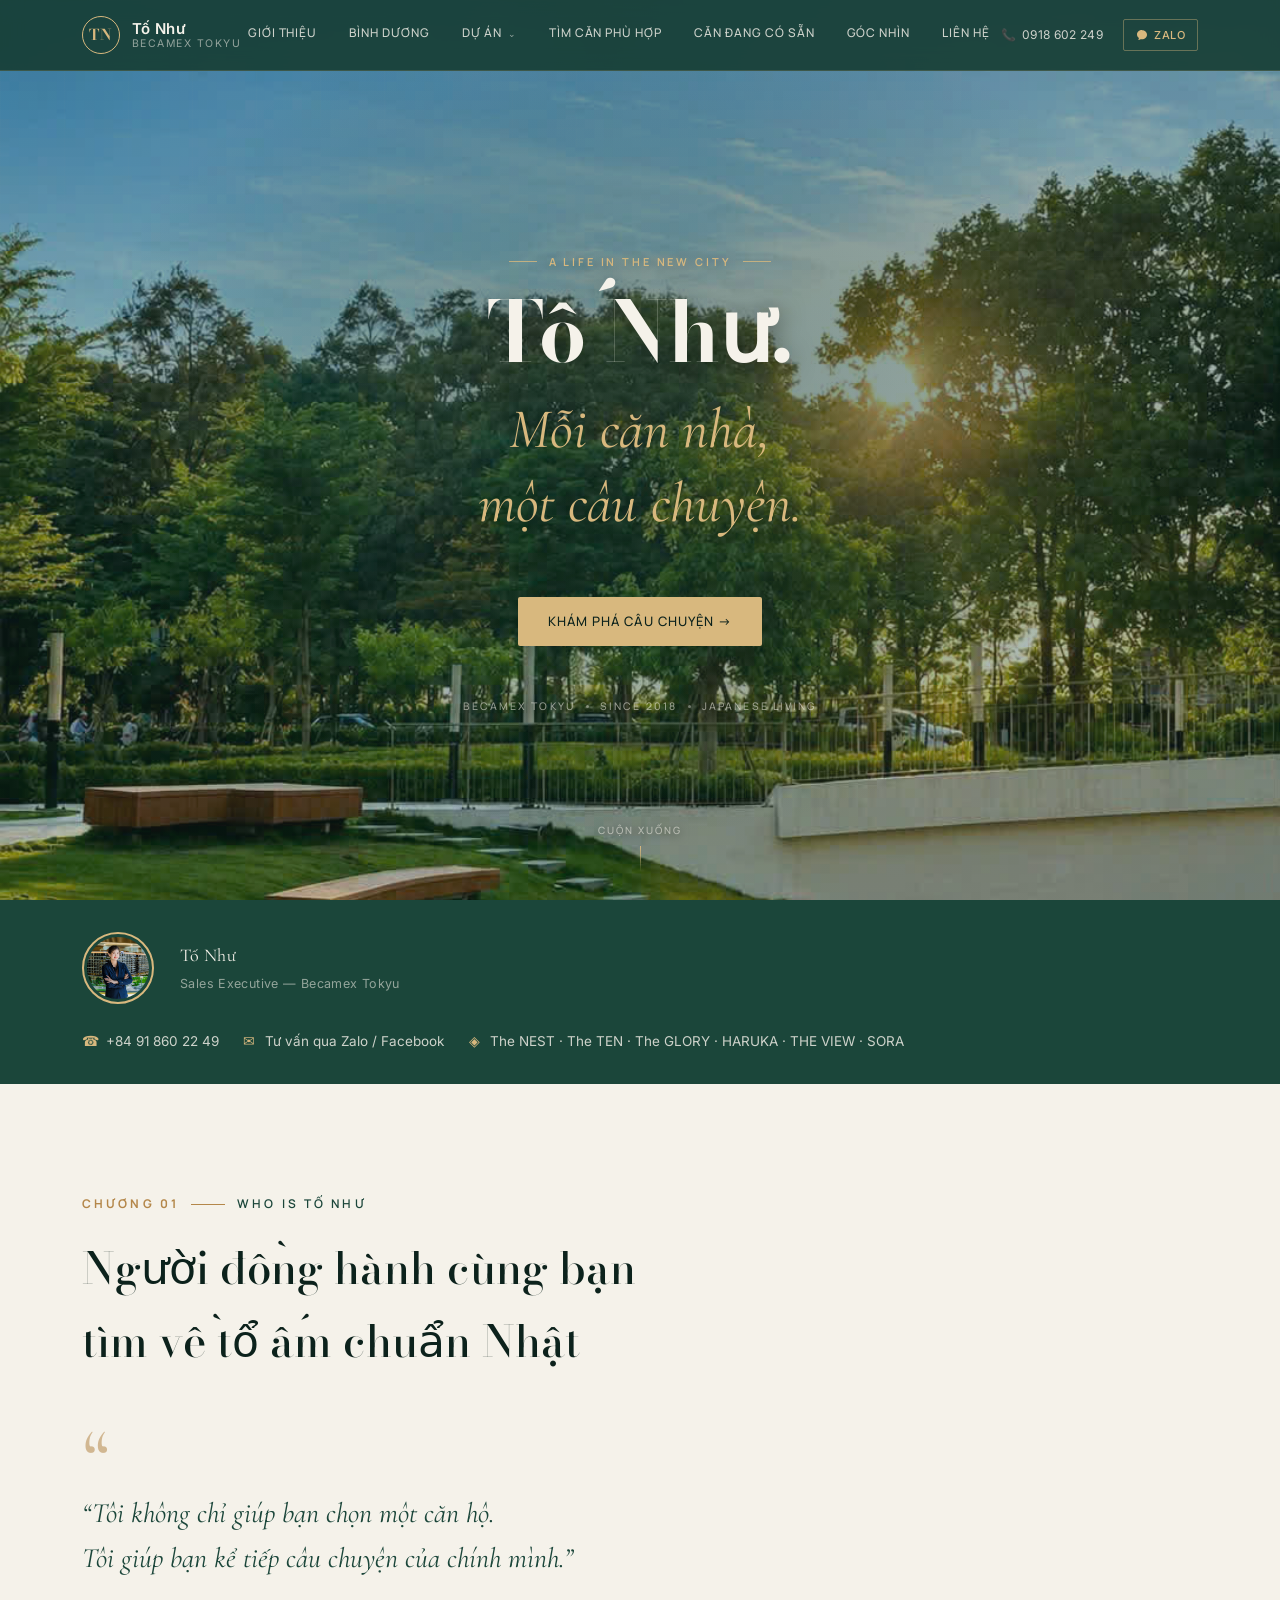
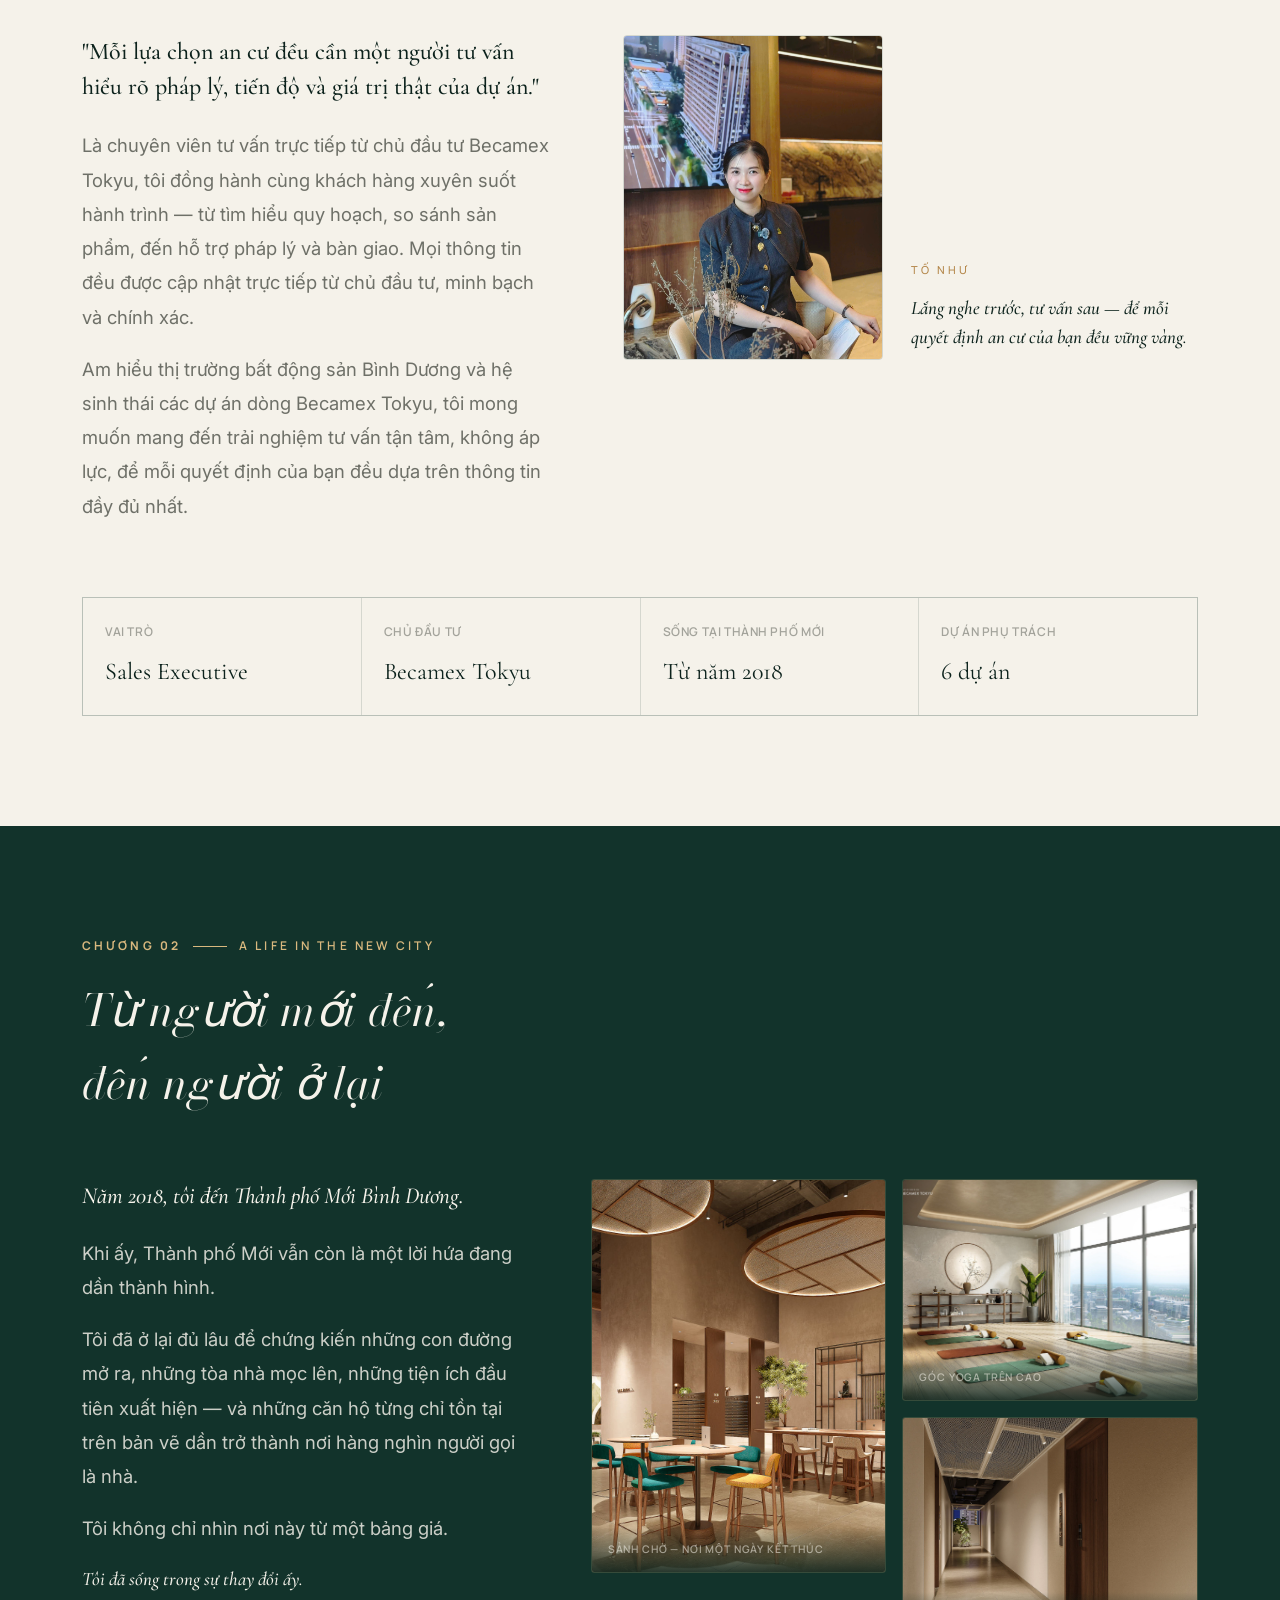
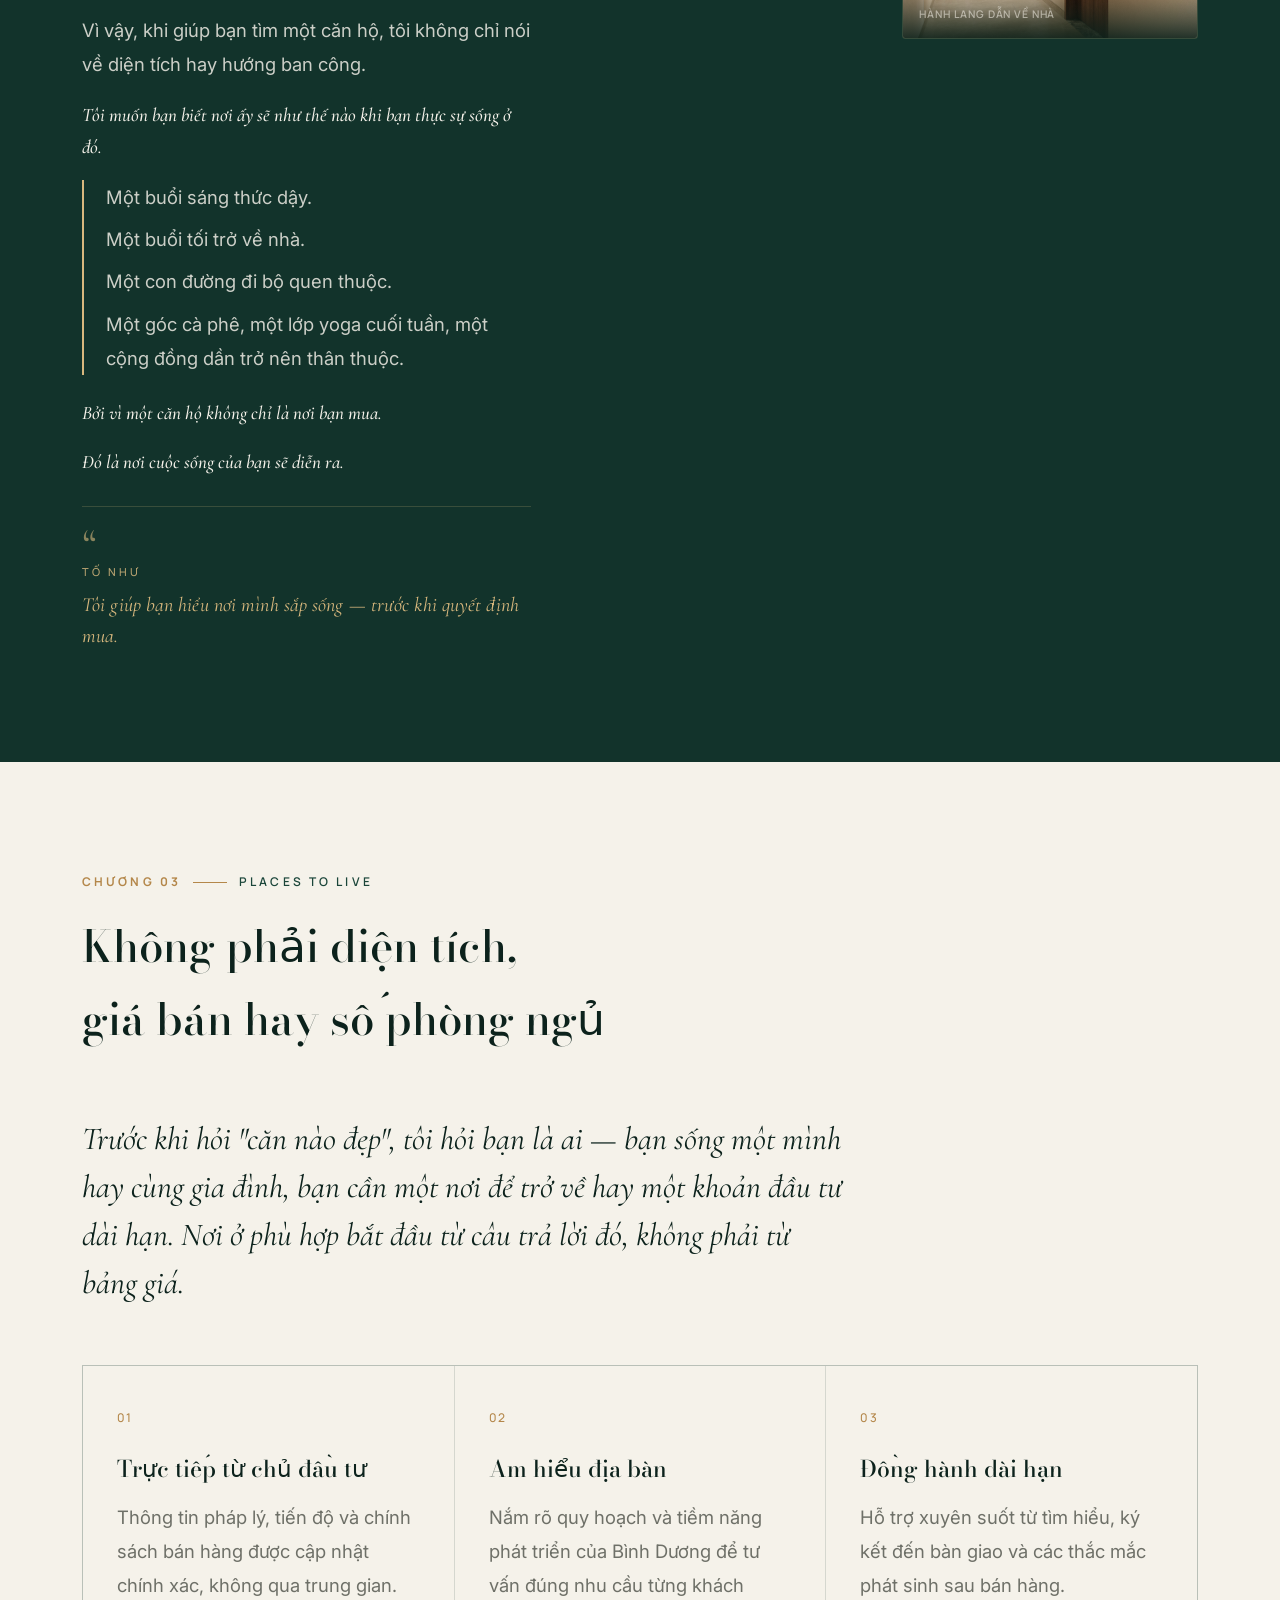
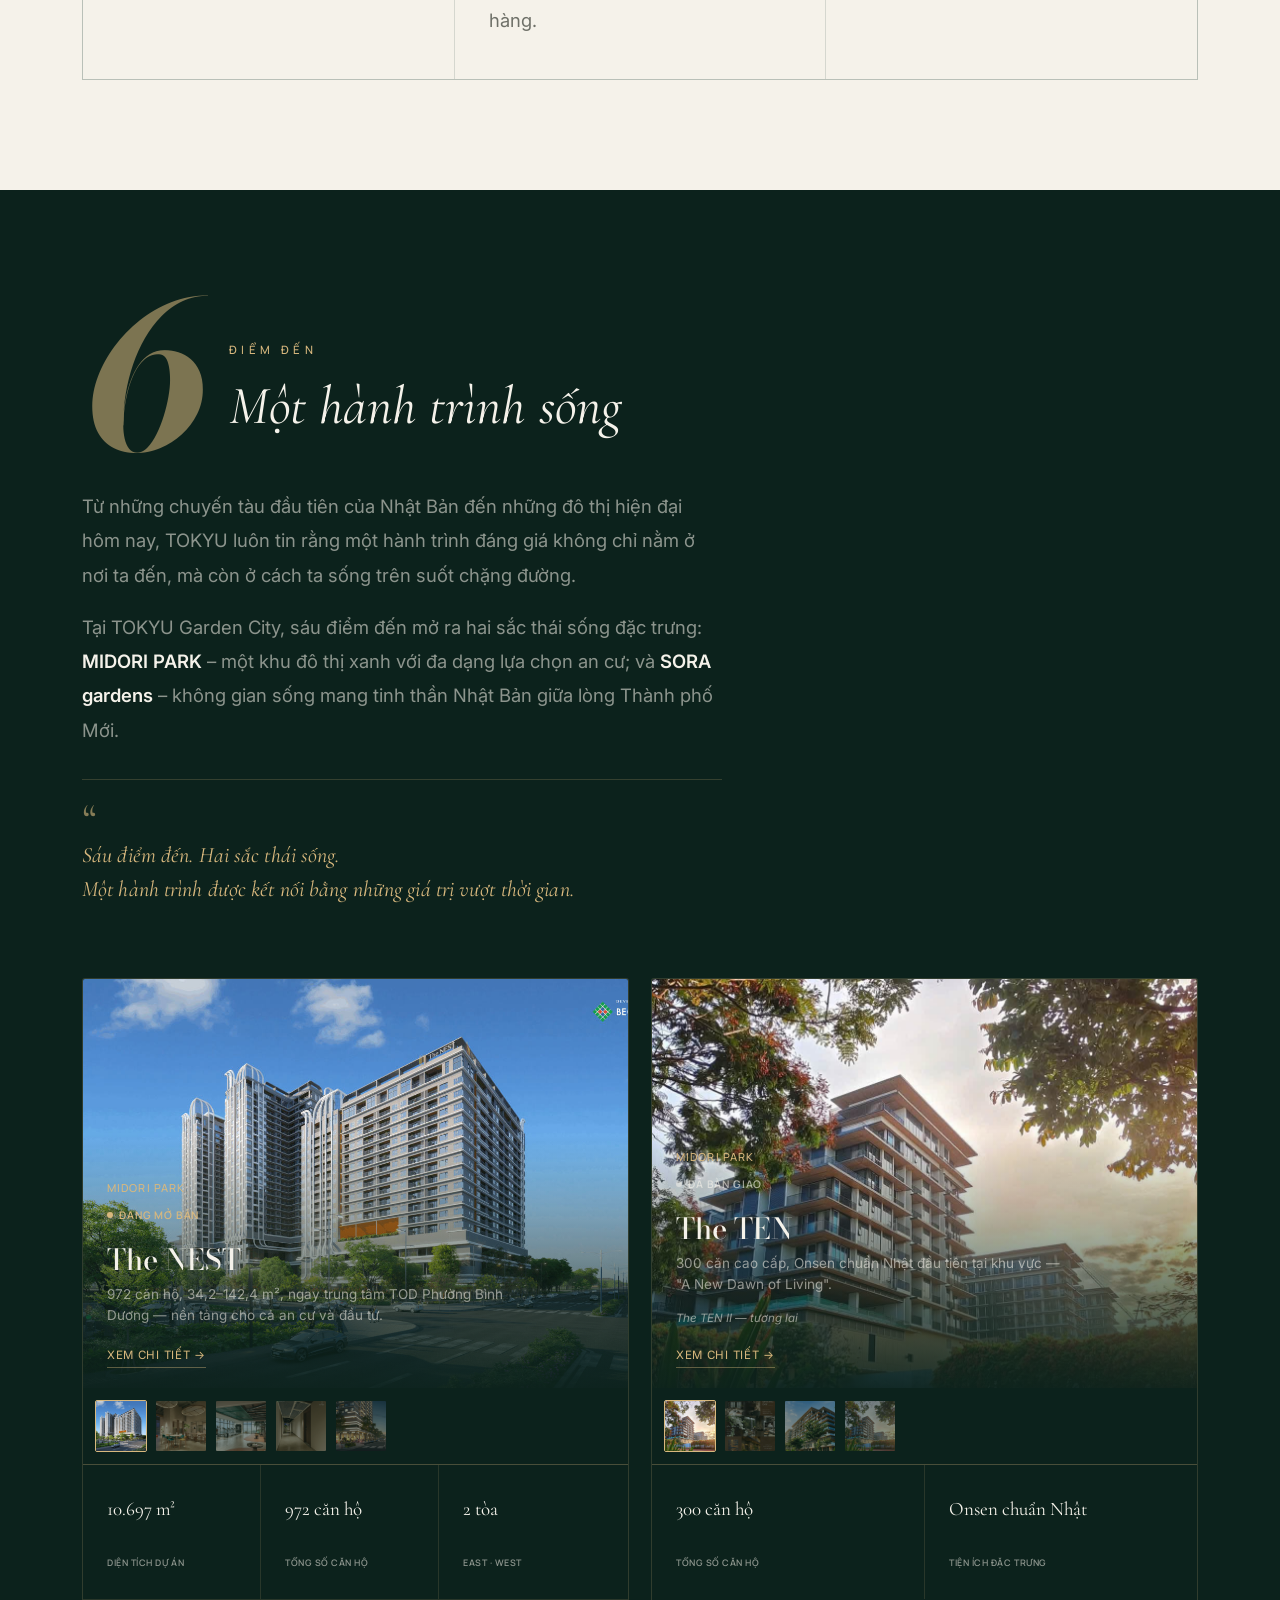
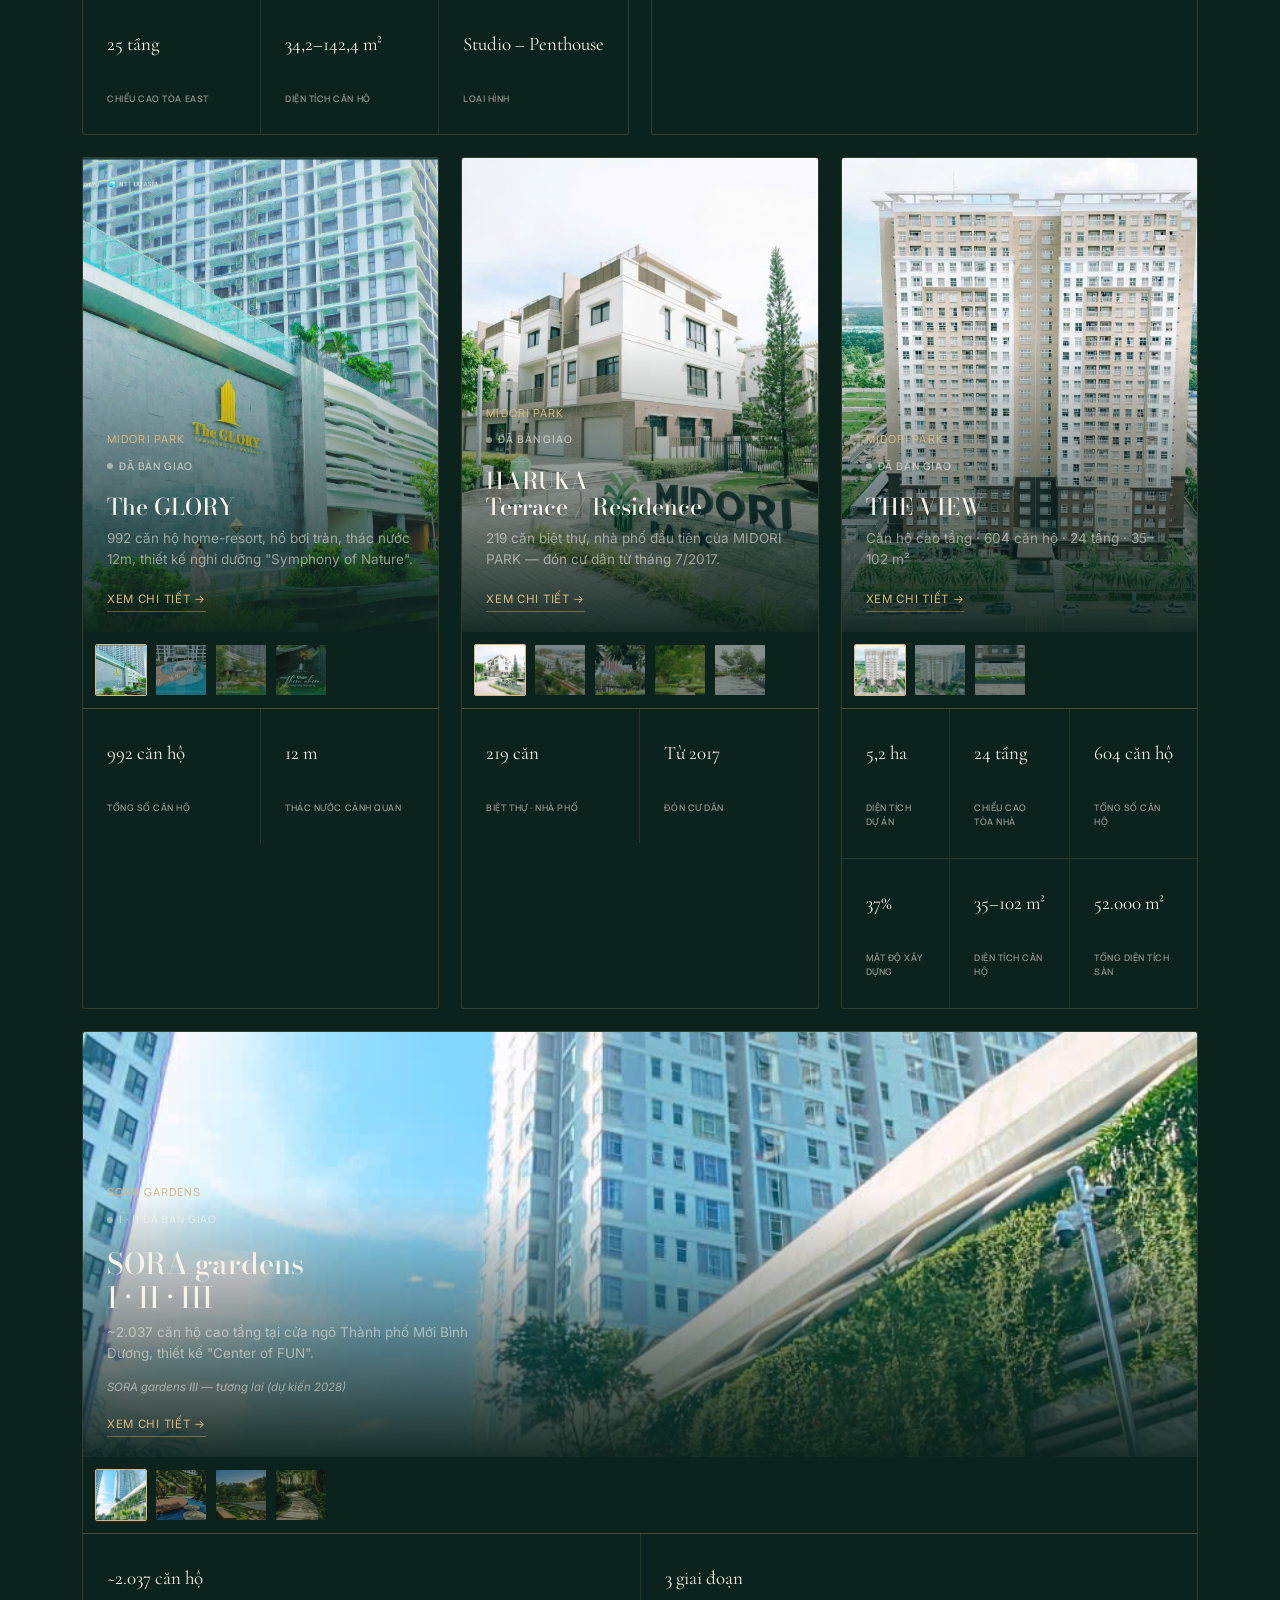
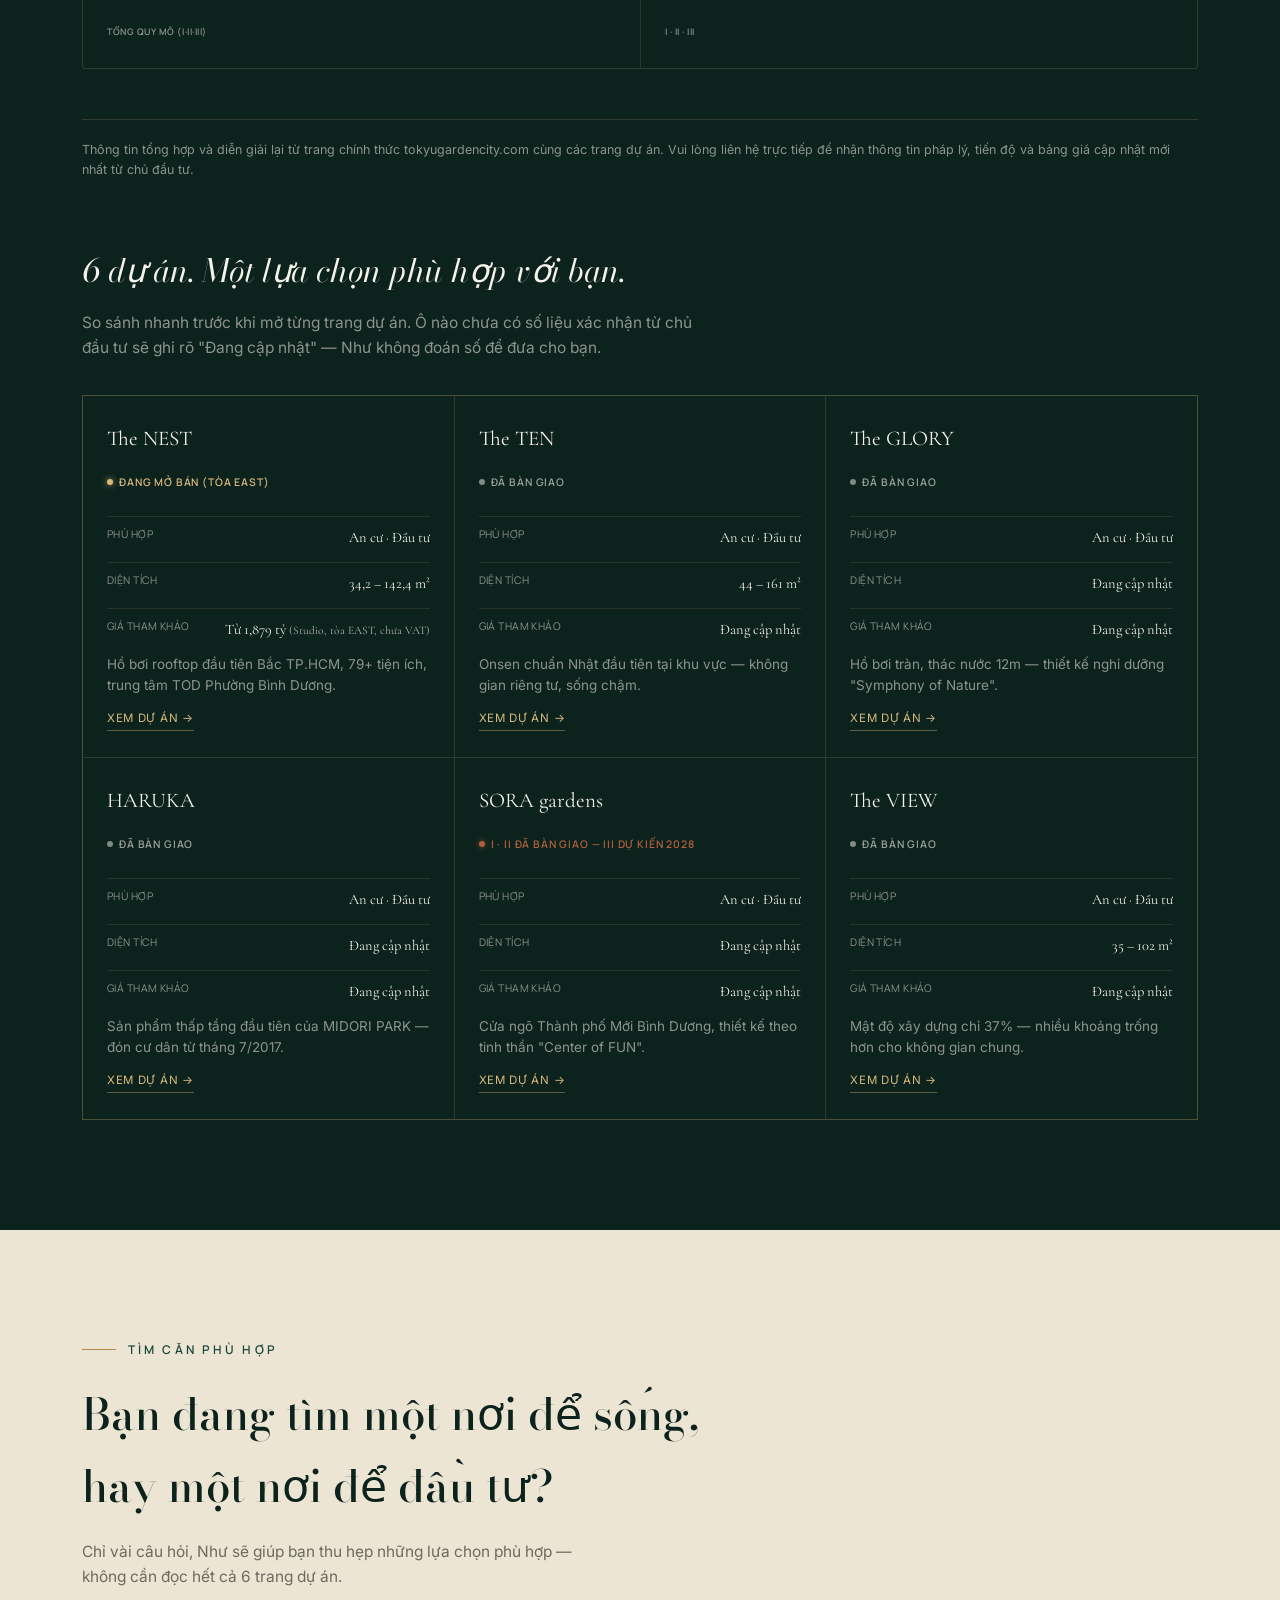
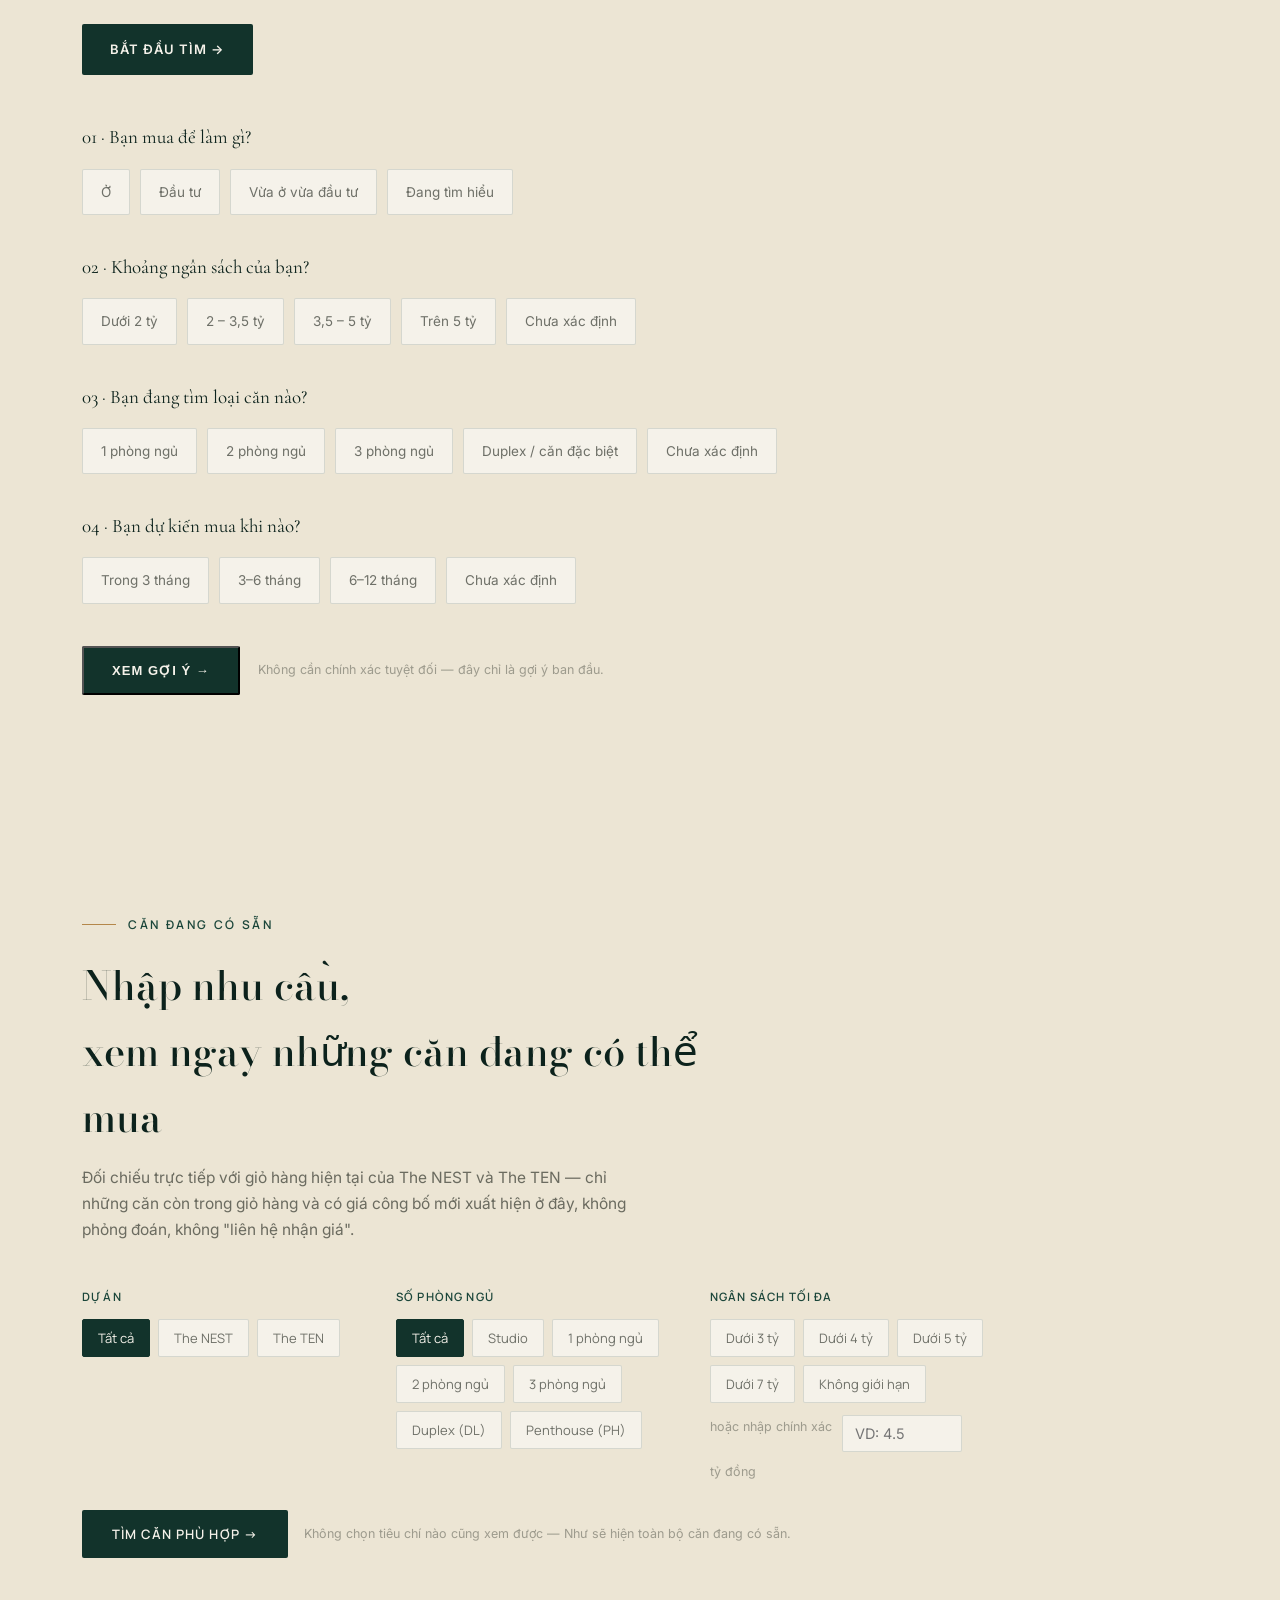
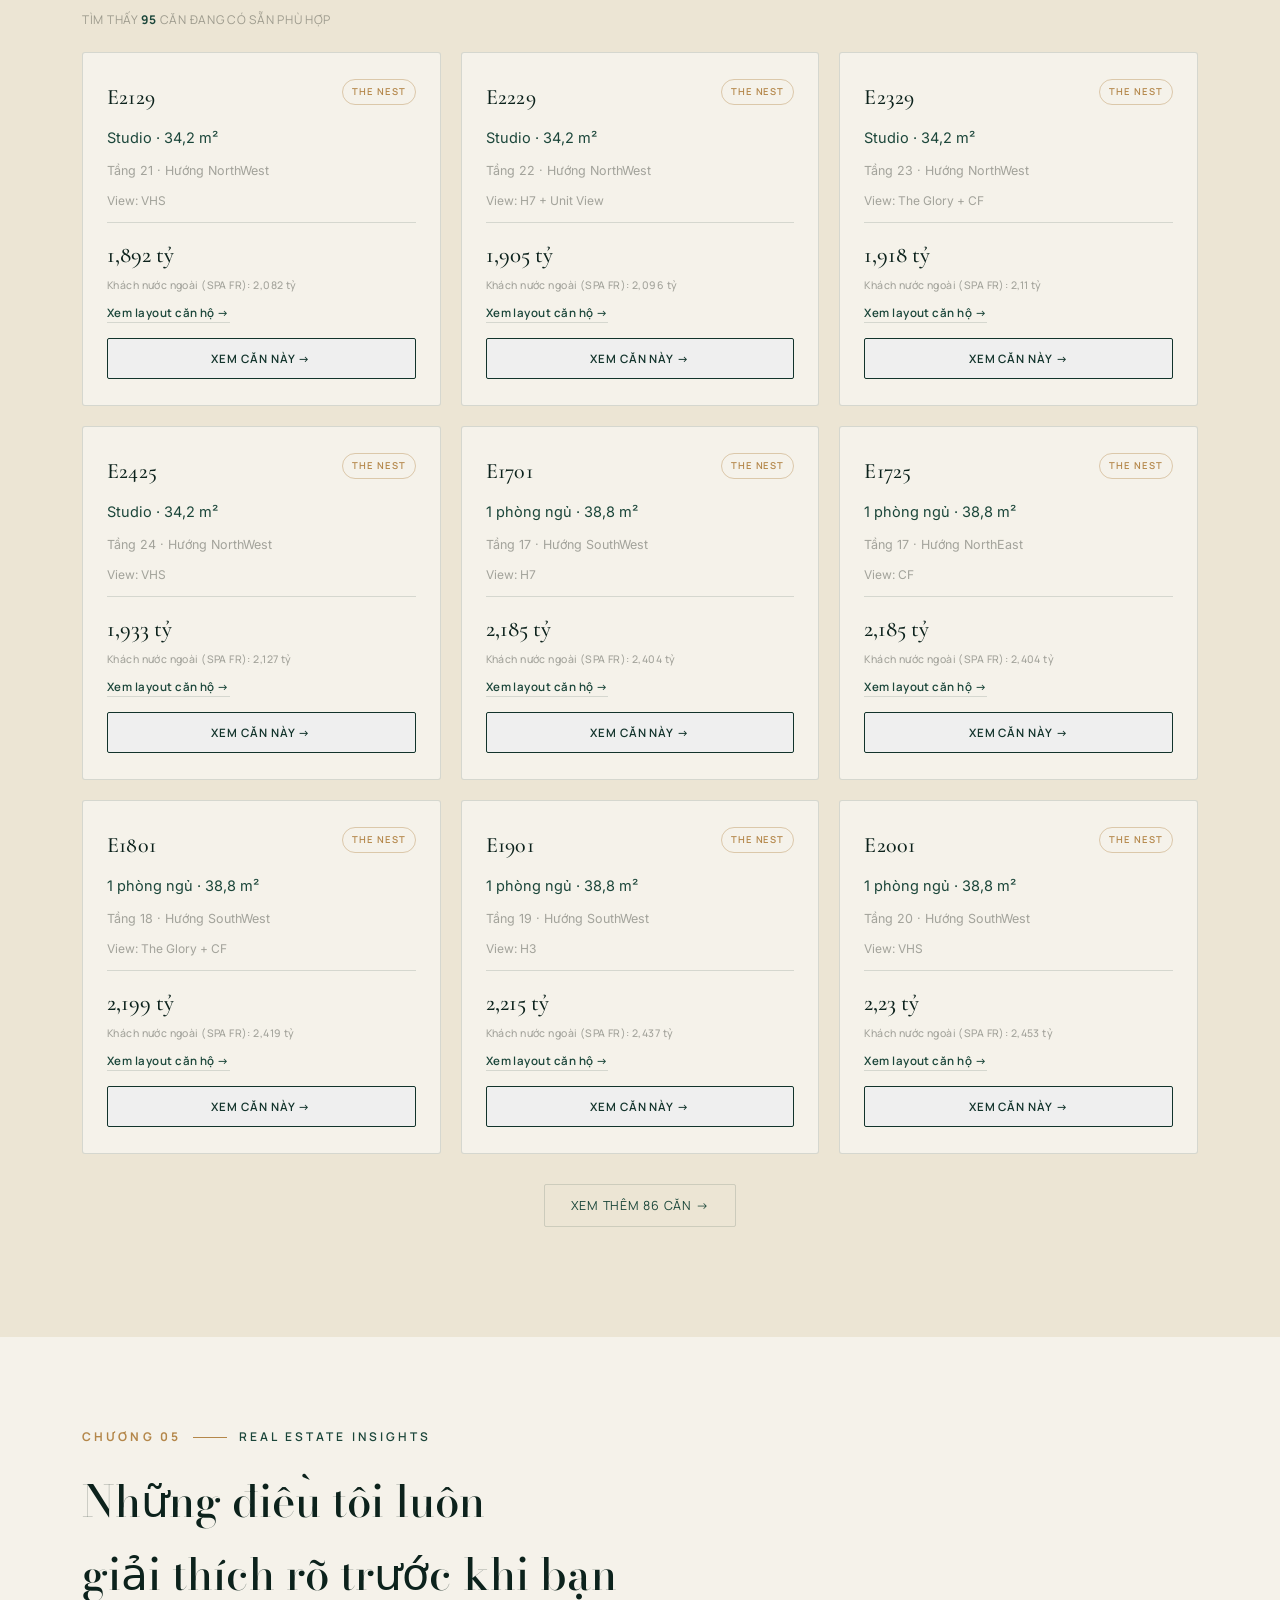
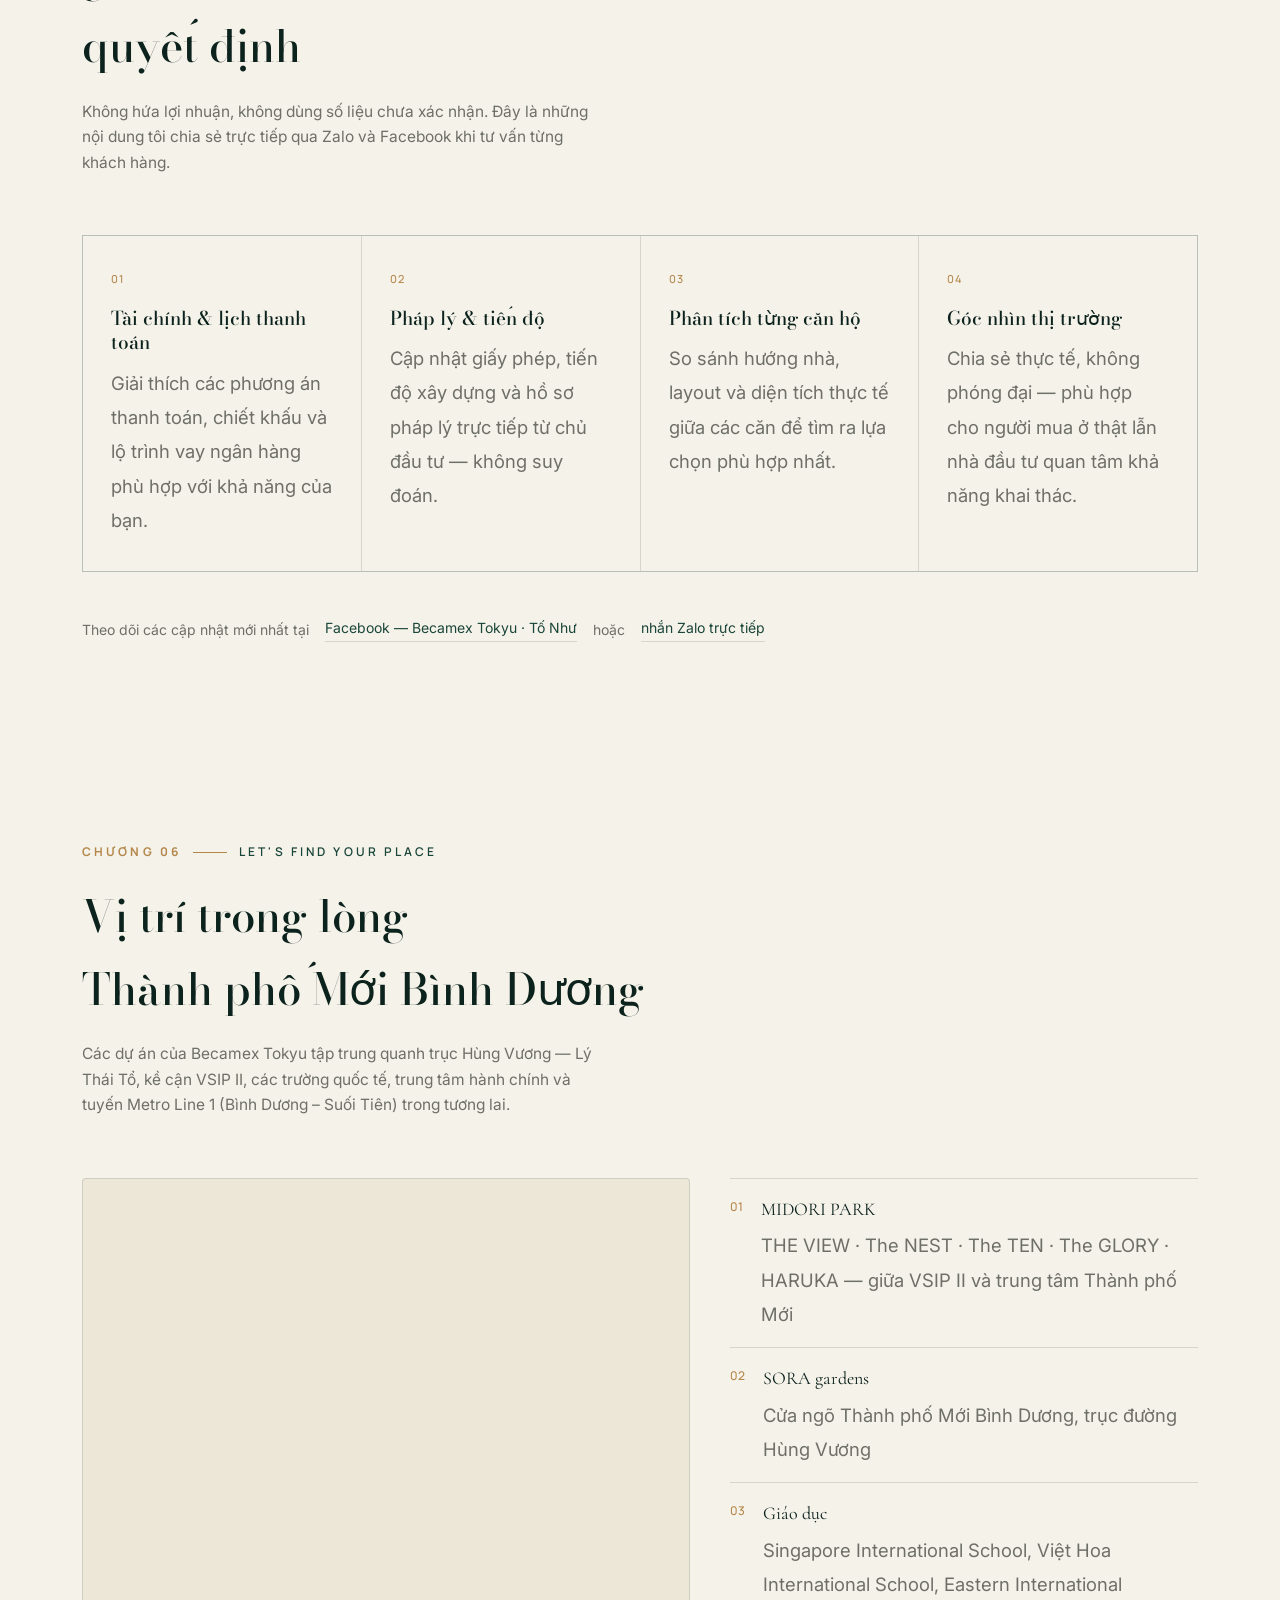
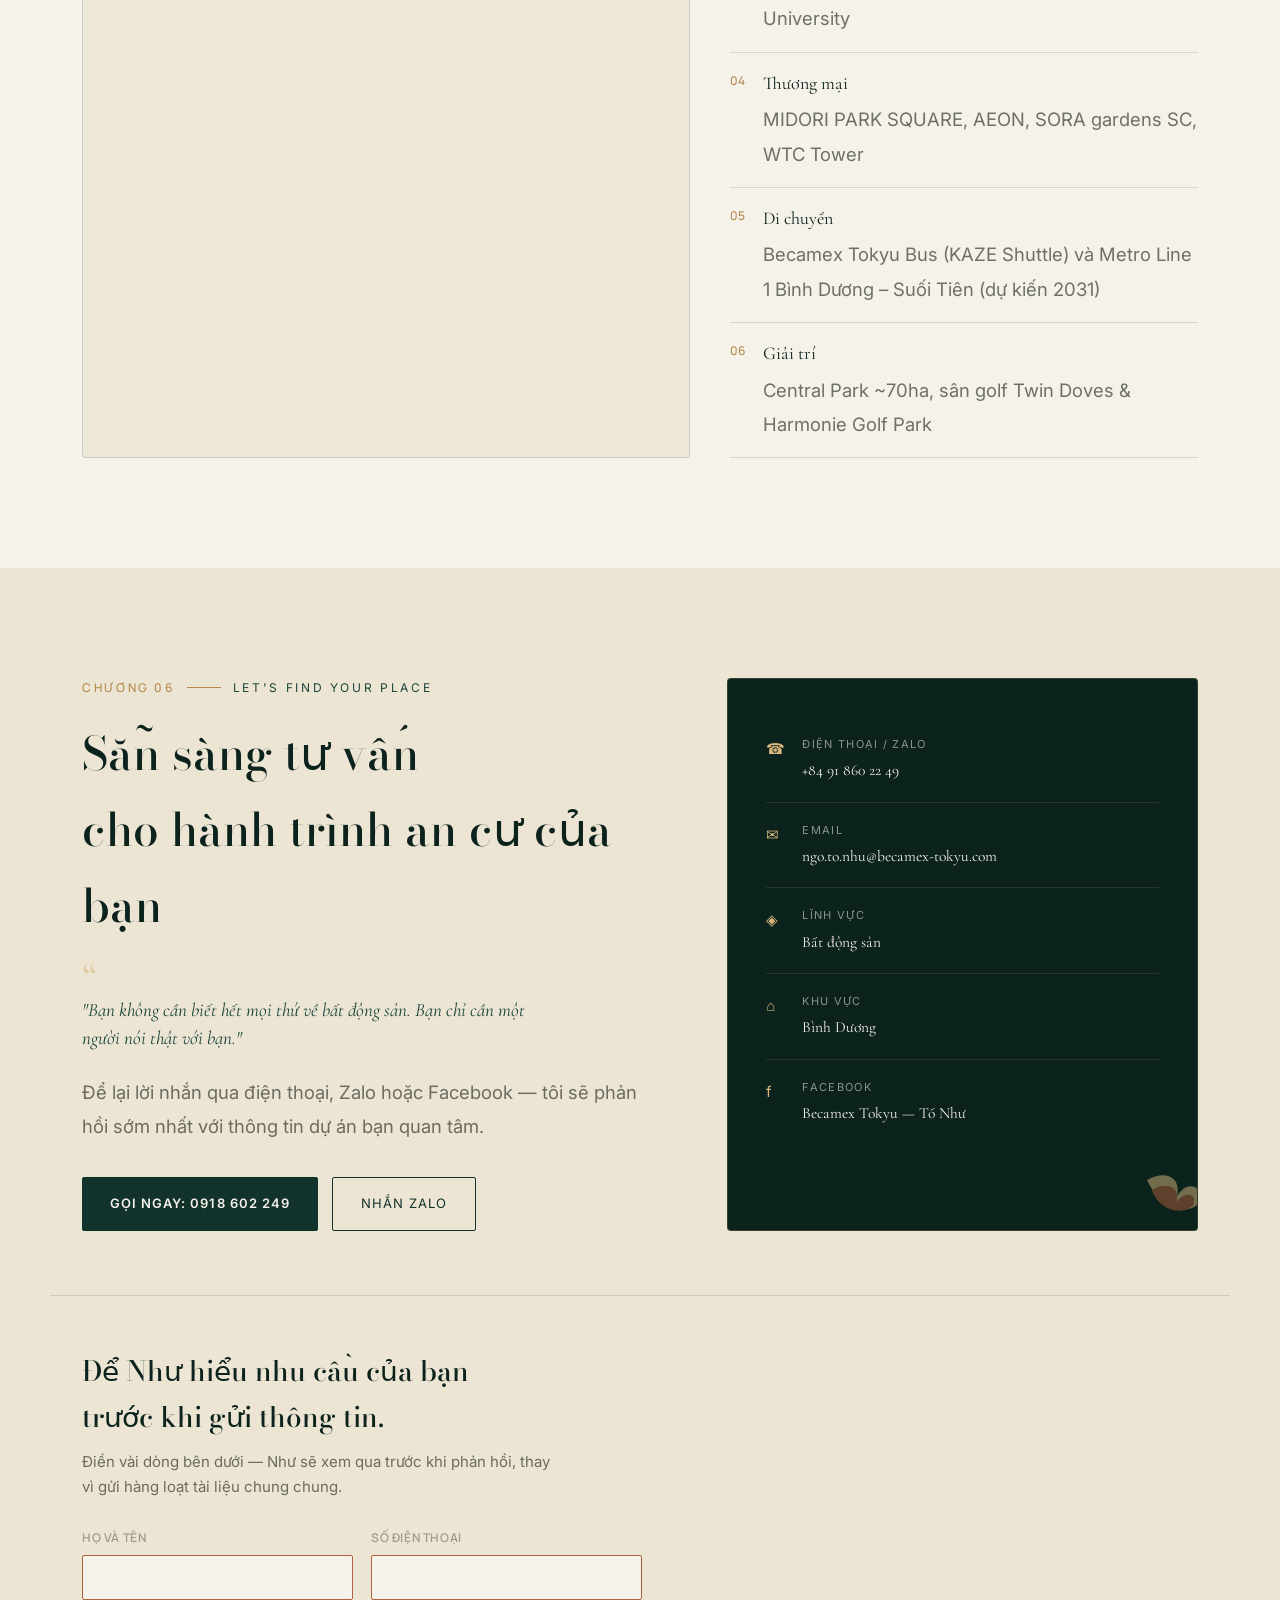
<file: index.html>
﻿<!DOCTYPE html>
<html lang="vi">
<head>
<meta charset="UTF-8">
<meta name="viewport" content="width=device-width, initial-scale=1.0">
<script>(function(){if('scrollRestoration' in history){history.scrollRestoration='manual';}var fromSameSite=document.referrer.indexOf(location.origin)===0;var shouldReset=!location.hash||!fromSameSite;if(shouldReset&&location.hash&&history.replaceState){history.replaceState(null,'',location.pathname+location.search);}if(shouldReset){window.scrollTo(0,0);window.addEventListener('load',function(){window.scrollTo(0,0);setTimeout(function(){window.scrollTo(0,0);},50);});}})();</script>
<title>Tố Như | Becamex Tokyu — A Life in the New City</title>
<meta name="description" content="Tố Như — chuyên viên tư vấn trực tiếp từ Becamex Tokyu, sống tại Thành phố Mới Bình Dương từ năm 2018. Không chỉ giúp bạn chọn một căn hộ, mà giúp bạn hiểu nơi mình sắp sống.">
<link rel="icon" type="image/svg+xml" href="assets/favicon.svg">
<link rel="stylesheet" href="assets/sticky-bar.css">
<link rel="stylesheet" href="assets/unit-finder.css">
<link rel="preconnect" href="https://fonts.googleapis.com">
<link rel="preconnect" href="https://fonts.gstatic.com" crossorigin>
<link href="https://fonts.googleapis.com/css2?family=Bodoni+Moda:ital,wght@0,400;0,500;0,600;0,700;1,400;1,500&family=Cormorant+Garamond:ital,wght@0,400;0,500;0,600;1,400;1,500;1,600&family=Manrope:wght@500;600;700&family=Inter:wght@300;400;500;600&display=swap" rel="stylesheet">
<link rel="preload" as="image" href="image-web/anh%20bia/My%20Documents%20%5B22-07-2026%2022_51%5D/f36fbdf3be6d3f33667c.jpg" fetchpriority="high">
<style>
  :root{
    --paper:#F5F2EA;
    --paper-deep:#ECE5D4;
    --forest:#12332B;
    --forest-2:#1B463A;
    --forest-3:#0C221C;
    --bronze:#B4874A;
    --bronze-light:#D8B87E;
    --terracotta:#B0603F;
    --ink:#1C2119;
    --ink-soft:rgba(28,33,25,0.62);
    --ink-faint:rgba(28,33,25,0.38);
    --line:rgba(18,51,43,0.14);
    --on-forest:rgba(245,242,234,0.82);
    --on-forest-soft:rgba(245,242,234,0.55);
    --font-heading:'Bodoni Moda',serif;
    --font-accent:'Cormorant Garamond',serif;
    --font-nav:'Manrope',sans-serif;
    --font-body:'Inter',sans-serif;
  }
  *{margin:0;padding:0;box-sizing:border-box;}
  html{scroll-behavior:smooth;}
  body{
    background:var(--paper);
    color:var(--ink);
    font-family:var(--font-body);
    font-weight:400;
    line-height:1.65;
    -webkit-font-smoothing:antialiased;
    overflow-x:hidden;
  }
  body.locked{overflow:hidden;height:100vh;}
  h1,h2,h3,.serif{font-family:var(--font-heading);font-weight:500;letter-spacing:0;}
  .mono{font-family:var(--font-nav);font-weight:500;}
  a{color:inherit;text-decoration:none;-webkit-tap-highlight-color:transparent;}
  button{-webkit-tap-highlight-color:transparent;}
  img{max-width:100%;display:block;}
  .wrap{max-width:1180px;margin:0 auto;padding:0 32px;}
  @media(max-width:640px){.wrap{padding:0 20px;}}

  a:focus-visible, button:focus-visible{outline:2px solid var(--bronze);outline-offset:3px;}

  @media (prefers-reduced-motion: reduce){
    *{animation-duration:0.001ms !important; transition-duration:0.001ms !important;}
    html{scroll-behavior:auto;}
  }

  /* ===== PRELOADER ===== */
  .preloader{
    position:fixed;inset:0;z-index:1000;
    background:radial-gradient(900px 500px at 82% -8%, rgba(216,184,126,0.10), transparent 60%), var(--forest-3);
    display:flex;flex-direction:column;align-items:center;justify-content:center;
    transition:opacity .7s ease, visibility .7s ease;
  }
  .preloader.is-hidden{opacity:0;visibility:hidden;pointer-events:none;}
  .preloader-flowers{position:absolute;top:-30px;right:-20px;width:260px;height:260px;pointer-events:none;}
  .preloader-flowers .bract{transform-origin:center;animation:sway 4.5s ease-in-out infinite;}
  .preloader-flowers .bract:nth-child(2){animation-delay:.4s;animation-duration:5.2s;}
  .preloader-flowers .bract:nth-child(3){animation-delay:.9s;animation-duration:4.8s;}
  .preloader-flowers .bract:nth-child(4){animation-delay:.2s;animation-duration:5.6s;}
  .preloader-flowers .bract:nth-child(5){animation-delay:1.1s;animation-duration:5s;}
  @keyframes sway{
    0%,100%{transform:rotate(-3deg) translateY(0);}
    50%{transform:rotate(3deg) translateY(3px);}
  }
  .preloader-mark{text-align:center;position:relative;z-index:2;}
  .preloader-eyebrow{
    font-family:var(--font-nav);font-weight:500;font-size:11px;letter-spacing:0.32em;text-transform:uppercase;
    color:var(--bronze-light);opacity:0;animation:fadeIn .6s ease .2s forwards;
  }
  .preloader-title{
    font-family:var(--font-accent);font-weight:500;font-style:italic;
    font-size:clamp(52px,10vw,108px);color:var(--paper);letter-spacing:-0.01em;line-height:1;
    margin:14px 0 6px;
    opacity:0;animation:fadeIn .7s ease .45s forwards;
  }
  .preloader-labels{
    display:flex;align-items:center;gap:18px;justify-content:center;margin-top:8px;
    opacity:0;animation:fadeIn .6s ease .8s forwards;
  }
  .preloader-labels span{font-family:var(--font-nav);font-weight:500;font-size:11px;letter-spacing:0.2em;color:var(--on-forest-soft);text-transform:uppercase;}
  .preloader-labels .sep{width:22px;height:1px;background:rgba(216,184,126,0.4);}
  .preloader-bar{
    width:200px;height:1px;background:rgba(245,242,234,0.16);margin-top:40px;position:relative;overflow:hidden;
    opacity:0;animation:fadeIn .4s ease 1s forwards;
  }
  .preloader-bar::after{
    content:"";position:absolute;left:0;top:0;height:100%;width:0%;background:var(--bronze-light);
    animation:loadbar 1.5s ease 1.05s forwards;
  }
  @keyframes fadeIn{to{opacity:1;}}
  @keyframes loadbar{to{width:100%;}}
  @media (prefers-reduced-motion: reduce){
    .preloader-flowers .bract{animation:none;}
  }

  main{opacity:0;}
  main.is-visible{opacity:1;transition:opacity .8s ease .1s;}

  /* ===== NAV ===== */
  header.nav{
    position:fixed;top:0;left:0;right:0;z-index:100;
    background:rgba(23,61,52,0.9);
    backdrop-filter:blur(10px);
    border-bottom:1px solid rgba(216,184,126,0.18);
    transition:transform .4s ease;
  }
  .nav-inner{
    display:flex;align-items:center;justify-content:space-between;
    padding:16px 32px;max-width:1180px;margin:0 auto;
  }
  .brandmark{display:flex;align-items:center;gap:12px;text-decoration:none;cursor:pointer;}
  .brandmark .ring{
    width:38px;height:38px;border-radius:50%;
    border:1px solid var(--bronze-light);
    display:flex;align-items:center;justify-content:center;
    font-family:var(--font-heading);font-weight:700;font-size:15px;color:var(--bronze-light);letter-spacing:0.04em;
  }
  .brandmark .txt{display:flex;flex-direction:column;line-height:1.15;}
  .brandmark .txt strong{color:var(--paper);font-size:15px;font-weight:600;letter-spacing:0.02em;}
  .brandmark .txt span{color:var(--on-forest-soft);font-size:10.5px;letter-spacing:0.14em;text-transform:uppercase;}
  nav.links{display:flex;gap:32px;}
  nav.links a{
    font-family:var(--font-nav);font-weight:500;
    color:var(--on-forest);font-size:12px;letter-spacing:0.08em;text-transform:uppercase;
    position:relative;padding-bottom:4px;
    transition:color .3s ease,opacity .3s ease;
  }
  nav.links a::after{
    content:"";position:absolute;left:0;bottom:0;width:0;height:1px;background:var(--bronze-light);
    transition:width .3s ease;
  }
  nav.links a:hover{color:var(--paper);}
  nav.links a:hover::after{width:100%;}
  nav.links a:active{opacity:.7;transition:opacity .1s ease;}
  .nav-cta{
    display:flex;align-items:center;gap:6px;
    color:var(--on-forest);
    padding:6px 4px;font-size:12px;letter-spacing:0.03em;
    transition:color .3s ease,opacity .15s ease;
  }
  .nav-cta:hover{color:var(--bronze-light);}
  .nav-cta:active{opacity:.7;}
  .nav-actions{display:flex;align-items:center;gap:16px;}
  .nav-cta-zalo{
    display:flex;align-items:center;gap:6px;
    border:1px solid rgba(216,184,126,0.4);background:transparent;color:var(--bronze-light);
    padding:6px 12px;font-size:11px;letter-spacing:0.04em;text-transform:uppercase;font-weight:500;
    border-radius:2px;transition:background .3s ease,color .3s ease,border-color .3s ease,transform .2s ease;
  }
  .nav-cta-zalo svg{width:12px;height:12px;fill:currentColor;}
  .nav-cta-zalo:hover{background:var(--bronze-light);color:var(--forest-3);border-color:var(--bronze-light);}
  .nav-cta-zalo:active{transform:scale(.96);}
  .nav-link-phone{display:none;}
  @media(max-width:600px){
    .nav-cta{display:none;}
    .nav-link-phone{display:block;}
  }
  .nav-toggle{display:none;background:none;border:none;color:var(--paper);font-size:22px;cursor:pointer;line-height:1;flex:0 0 auto;transition:color .3s ease,transform .15s ease;}
  .nav-toggle:hover{color:var(--bronze-light);}
  .nav-toggle:active{transform:scale(.9);}
  @media(max-width:860px){
    .nav-inner{flex-wrap:nowrap;}
    .brandmark .txt span{display:none;}
    nav.links{
      display:flex;flex-direction:column;gap:0;position:absolute;top:100%;left:0;right:0;
      background:var(--forest-3);border-bottom:1px solid rgba(216,184,126,0.18);
      max-height:0;overflow:hidden;transition:max-height .35s ease;
    }
    nav.links.is-open{max-height:640px;overflow-y:auto;}
    nav.links a{padding:16px 32px;border-top:1px solid rgba(216,184,126,0.1);}
    .nav-toggle{display:block;}
  }
  @media(max-width:400px){
    .nav-cta-zalo span{display:none;}
    .nav-cta-zalo{padding:9px 11px;}
  }

  /* ===== NAV — DỰ ÁN MEGA MENU ===== */
  .nav-item{position:relative;}
  .nav-item-trigger{display:flex;align-items:center;gap:6px;cursor:pointer;}
  .nav-caret{display:inline-block;font-size:9px;color:var(--on-forest-soft);transition:transform .35s ease,color .3s ease;transform:translateY(1px);}
  .nav-item:hover .nav-caret,
  .nav-item.is-open .nav-caret,
  .nav-item:focus-within .nav-caret{color:var(--bronze-light);transform:translateY(1px) rotate(180deg);}

  .nav-mega{list-style:none;}
  .nav-mega-item{
    display:flex;align-items:baseline;gap:14px;white-space:nowrap;
    color:var(--on-forest);position:relative;
    transition:background .3s ease;
  }
  .nav-mega-item::after{content:none;}
  .nav-mega-item:hover,
  .nav-mega-item:focus-visible{background:rgba(216,184,126,0.07);}
  .nav-mega-item:active{background:rgba(216,184,126,0.14);}
  .nav-mega-num{font-family:var(--font-nav);font-weight:500;font-size:10.5px;letter-spacing:0.08em;color:var(--bronze-light);opacity:.6;transition:opacity .3s ease;}
  .nav-mega-item:hover .nav-mega-num,
  .nav-mega-item:focus-visible .nav-mega-num{opacity:1;}
  .nav-mega-dash{font-size:11px;color:var(--on-forest-soft);}
  .nav-mega-name{
    font-family:var(--font-accent);font-size:18px;font-weight:500;letter-spacing:0.02em;
    color:var(--paper);transition:color .25s ease,transform .25s ease;
  }
  .nav-mega-item:hover .nav-mega-name,
  .nav-mega-item:focus-visible .nav-mega-name{color:var(--bronze-light);transform:translateX(4px);}

  @media(min-width:861px){
    .nav-item::before{
      content:"";position:absolute;top:100%;left:50%;transform:translateX(-50%);
      width:320px;height:22px;
    }
    .nav-mega{
      position:absolute;top:calc(100% + 22px);left:50%;transform:translate(-50%,10px);
      min-width:300px;padding:8px 0;
      background:rgba(15,42,35,0.97);backdrop-filter:blur(16px);
      border:1px solid rgba(216,184,126,0.2);border-radius:2px;
      box-shadow:0 30px 70px rgba(6,20,16,0.5);
      opacity:0;visibility:hidden;pointer-events:none;
      transition:opacity .3s ease,transform .3s ease,visibility 0s linear .3s;
      z-index:200;
    }
    .nav-item:hover .nav-mega,
    .nav-item.is-open .nav-mega,
    .nav-item:focus-within .nav-mega{
      opacity:1;visibility:visible;pointer-events:auto;transform:translate(-50%,0);
      transition:opacity .3s ease,transform .3s ease,visibility 0s linear 0s;
    }
    .nav-mega-item{padding:13px 30px;}
    .nav-mega-item + .nav-mega-item{border-top:1px solid rgba(216,184,126,0.08);}
  }
  @media(max-width:860px){
    .nav-item-trigger{width:100%;justify-content:space-between;padding-right:32px;}
    .nav-mega{
      max-height:0;overflow:hidden;
      background:rgba(8,24,19,0.55);
      transition:max-height .4s ease;
    }
    .nav-item.is-open .nav-mega{max-height:420px;}
    .nav-mega-item{padding:12px 32px 12px 48px;}
    .nav-mega-item + .nav-mega-item{border-top:1px solid rgba(216,184,126,0.06);}
    .nav-mega-name{font-size:16.5px;}
  }

  /* ===== HERO ===== */
  .hero{
    background:var(--forest-3);
    color:var(--on-forest);
    min-height:100vh;
    display:flex;
    align-items:center;
    padding:168px 0 100px;
    position:relative;
    overflow:hidden;
  }
  .hero-slideshow{position:absolute;inset:0;z-index:0;}
  .hero-slide{
    position:absolute;inset:0;
    background-size:cover;background-position:50% 32%;
    opacity:0;
    filter:saturate(1.08) contrast(1.04) brightness(1.01);
    transition:opacity 1.8s ease;
  }
  .hero-slide.is-active{
    opacity:1;
  }
  .hero-vignette{
    position:absolute;inset:0;z-index:1;pointer-events:none;
    background:
      radial-gradient(720px 540px at 50% 46%, rgba(23,61,52,0.3) 0%, rgba(23,61,52,0.12) 55%, rgba(23,61,52,0) 78%),
      linear-gradient(180deg, rgba(23,61,52,0.45) 0%, rgba(23,61,52,0.28) 100%);
  }
  .hero::before{
    content:"";position:absolute;inset:0;z-index:1;
    background-image:
      linear-gradient(rgba(245,242,234,0.035) 1px, transparent 1px),
      linear-gradient(90deg, rgba(245,242,234,0.035) 1px, transparent 1px);
    background-size:64px 64px;
    mask-image:linear-gradient(180deg, black, transparent 75%);
    pointer-events:none;
  }
  .hero-center{
    max-width:760px;margin:0 auto;text-align:center;position:relative;z-index:2;
  }
  .eyebrow{
    display:flex;align-items:center;justify-content:center;gap:12px;margin-bottom:22px;
    color:var(--bronze-light);font-size:11px;letter-spacing:0.34em;text-transform:uppercase;opacity:0.8;
    text-shadow:0 2px 14px rgba(0,0,0,0.55);
  }
  .eyebrow .dash{width:28px;height:1px;background:var(--bronze-light);opacity:0.8;}
  .hero-name{
    display:block;
    font-family:var(--font-heading);font-weight:700;font-style:normal;
    font-size:clamp(44px,6.8vw,84px);
    color:var(--paper);
    line-height:0.94;
    letter-spacing:-0.008em;
    text-shadow:0 4px 24px rgba(0,0,0,0.5);
  }
  .hero-tagline{
    display:block;
    margin-top:20px;
    font-family:var(--font-accent);font-weight:400;font-style:italic;
    font-size:clamp(28px,4.4vw,58px);
    color:var(--bronze-light);
    line-height:1.32;
    letter-spacing:0.002em;
    text-shadow:0 3px 18px rgba(0,0,0,0.45);
  }
  .hero-meta{
    margin-top:52px;display:flex;flex-wrap:wrap;align-items:center;justify-content:center;gap:11px;
    font-family:var(--font-nav);font-weight:500;font-size:10.5px;letter-spacing:0.2em;text-transform:uppercase;
    color:var(--on-forest-soft);
    text-shadow:0 2px 10px rgba(0,0,0,0.45);
  }
  .hero-meta .dot{width:3px;height:3px;border-radius:50%;background:var(--on-forest-soft);opacity:0.7;flex:0 0 auto;}
  .hero-actions{display:flex;align-items:center;justify-content:center;margin-top:56px;}
  .btn-primary{
    font-family:var(--font-nav);
    background:var(--bronze-light);color:var(--forest-3);
    padding:14px 30px;font-size:13px;letter-spacing:0.08em;text-transform:uppercase;font-weight:500;
    border-radius:2px;transition:background .35s ease, transform .35s ease, box-shadow .35s ease;
    display:inline-flex;align-items:center;gap:10px;cursor:pointer;
    box-shadow:0 0 0 rgba(8,26,21,0);
  }
  .btn-primary:hover{background:#EAD09B;transform:translateY(-2px);box-shadow:0 16px 32px rgba(8,26,21,0.32);}
  .btn-primary:active{transform:translateY(0);opacity:.85;box-shadow:0 6px 16px rgba(8,26,21,0.24);}

  /* ===== HERO — entrance ===== */
  .hero .eyebrow, .hero-name, .hero-tagline, .hero-actions, .hero-meta{opacity:0;}
  main.is-visible .hero .eyebrow{animation:heroFadeUp .8s cubic-bezier(.22,.61,.36,1) .15s forwards;}
  main.is-visible .hero-name{animation:heroFadeUp .9s cubic-bezier(.22,.61,.36,1) .28s forwards;}
  main.is-visible .hero-tagline{animation:heroFadeUp .9s cubic-bezier(.22,.61,.36,1) .42s forwards;}
  main.is-visible .hero-actions{animation:heroFadeUp .8s cubic-bezier(.22,.61,.36,1) .62s forwards;}
  main.is-visible .hero-meta{animation:heroFadeUp .8s cubic-bezier(.22,.61,.36,1) .74s forwards;}
  @keyframes heroFadeUp{
    from{opacity:0;transform:translateY(14px);}
    to{opacity:1;transform:translateY(0);}
  }

  .hero-scroll{
    position:absolute;left:50%;bottom:28px;transform:translateX(-50%);z-index:2;
    display:flex;flex-direction:column;align-items:center;gap:8px;
    color:var(--on-forest-soft);font-family:var(--font-nav);font-weight:500;font-size:10px;letter-spacing:0.2em;text-transform:uppercase;
    text-shadow:0 2px 10px rgba(0,0,0,0.6);
  }
  .hero-scroll .stem{width:1px;height:26px;background:linear-gradient(180deg, var(--bronze-light), transparent);}

  @media(max-width:640px){
    .hero{padding:140px 0 96px;}
    .hero .wrap{padding:0 24px;}
    .hero-tagline{margin-top:12px;}
    .hero-actions{margin-top:38px;}
    .hero-meta{margin-top:38px;font-size:9.5px;letter-spacing:0.15em;gap:8px;}
    .hero-scroll{display:none;}
  }

  /* ===== PROFILE STRIP ===== */
  .profile-strip{background:var(--forest-2);padding:32px 0;position:relative;z-index:2;}
  .profile-strip-inner{display:flex;align-items:center;gap:26px;flex-wrap:wrap;}
  .profile-strip .avatar-frame{
    width:72px;height:72px;border-radius:50%;flex-shrink:0;
    border:2px solid var(--bronze-light);padding:3px;
  }
  .profile-strip .avatar-frame img{width:100%;height:100%;border-radius:50%;object-fit:cover;object-position:50% 20%;display:block;}
  .profile-strip .profile-info{margin-right:auto;}
  .profile-strip p.name{color:var(--paper);font-size:18px;font-family:var(--font-accent);letter-spacing:0.02em;}
  .profile-strip p.role{color:var(--on-forest-soft);font-size:12.5px;margin-top:3px;letter-spacing:0.03em;}
  .profile-contacts{display:flex;flex-wrap:wrap;gap:22px;}
  .profile-contacts .contact-row{display:flex;align-items:center;gap:8px;font-size:13.5px;color:var(--on-forest);}
  .profile-contacts .contact-row .ic{color:var(--bronze-light);width:16px;text-align:center;}
  @media(max-width:700px){
    .profile-strip-inner{flex-direction:column;align-items:flex-start;}
    .profile-strip .profile-info{margin-right:0;}
  }

  /* ===== SECTION HEADS / CHAPTERS ===== */
  .section{padding:110px 0;}
  .section.tight{padding-top:90px;padding-bottom:90px;}
  .head{max-width:640px;margin-bottom:60px;}
  .head .kicker{
    display:flex;align-items:center;flex-wrap:wrap;row-gap:6px;gap:12px;color:var(--forest-2);
    font-size:12px;letter-spacing:0.22em;text-transform:uppercase;margin-bottom:18px;
  }
  .head .kicker .dash{width:34px;height:1px;background:var(--bronze);flex:0 0 auto;}
  .head .kicker .chapter-num{font-family:var(--font-nav);font-weight:500;color:var(--bronze);}
  .head h2{font-size:clamp(30px,4vw,44px);color:var(--forest-3);}
  .head p{margin-top:16px;color:var(--ink-soft);font-size:15.5px;max-width:520px;}
  @media(max-width:480px){
    .head .kicker{font-size:11px;letter-spacing:0.16em;}
    .head .kicker .dash{display:none;}
  }

  /* ===== CHAPTER 01 — ABOUT ===== */
  .about-statement{
    font-family:var(--font-accent);font-style:italic;font-weight:400;
    font-size:clamp(21px,2.5vw,28px);
    color:var(--forest-2);
    line-height:1.6;
    max-width:600px;
    margin-bottom:54px;
  }
  @media(max-width:640px){.about-statement{margin-bottom:40px;}}
  .about-grid{display:grid;grid-template-columns:0.9fr 1.1fr;gap:70px;align-items:start;}
  @media(max-width:860px){.about-grid{grid-template-columns:1fr;gap:40px;}}
  .about-copy p{color:var(--ink-soft);font-size:16px;margin-bottom:18px;max-width:520px;}
  .about-copy p.lead{font-family:var(--font-accent);font-size:24px;color:var(--forest-3);font-weight:500;line-height:1.45;margin-bottom:24px;}
  .about-photo-row{display:flex;gap:28px;align-items:flex-end;margin-bottom:32px;}
  .about-photo{position:relative;width:52%;max-width:260px;flex:0 0 auto;aspect-ratio:4/5;overflow:hidden;border-radius:4px;border:1px solid var(--line);}
  .about-photo img{width:100%;height:100%;object-fit:cover;object-position:center;display:block;}
  .about-signature{flex:1 1 auto;padding-bottom:8px;}
  .about-signature .sig-label{font-family:var(--font-nav);font-weight:500;font-size:11px;letter-spacing:0.28em;color:var(--bronze);text-transform:uppercase;margin-bottom:14px;}
  .about-signature p{font-family:var(--font-accent);font-style:italic;font-weight:500;font-size:19px;color:var(--forest-3);line-height:1.55;}
  @media(max-width:860px){.about-photo{width:44%;max-width:220px;}}
  @media(max-width:520px){.about-photo-row{flex-direction:column;align-items:flex-start;gap:18px;}.about-photo{width:60%;max-width:190px;}}
  .about-stats{
    display:grid;grid-template-columns:repeat(4,1fr);gap:1px;
    background:var(--line);border:1px solid var(--line);margin-top:56px;
  }
  .about-stats .stat{background:var(--paper);padding:24px 22px;}
  .about-stats .stat .label{display:block;font-size:12px;color:var(--ink-faint);letter-spacing:0.05em;text-transform:uppercase;margin-bottom:10px;}
  .about-stats .stat .value{display:block;font-family:var(--font-accent);font-size:24px;color:var(--forest-3);}
  @media(max-width:640px){.about-stats{grid-template-columns:repeat(2,1fr);}}

  /* ===== CHAPTER 02 — A LIFE IN THE NEW CITY ===== */
  .life-section{background:var(--forest);color:var(--on-forest);}
  .life-section .head .kicker{color:var(--bronze-light);}
  .life-section .head .kicker .dash{background:var(--bronze-light);}
  .life-section .head .kicker .chapter-num{color:var(--bronze-light);}
  .life-section .head h2{color:var(--paper);font-style:italic;font-weight:400;letter-spacing:0.005em;}
  .life-section .head p{color:var(--on-forest-soft);}
  .life-body{display:grid;grid-template-columns:0.85fr 1.15fr;gap:60px;align-items:start;}
  @media(max-width:900px){.life-body{grid-template-columns:1fr;gap:44px;}}
  .life-copy p{color:var(--on-forest);font-size:16px;margin-bottom:18px;max-width:480px;}
  .life-copy p.lead{font-family:var(--font-accent);font-style:italic;font-size:23px;color:var(--paper);font-weight:500;line-height:1.5;margin-bottom:22px;}
  .life-copy p.life-emphasis{font-family:var(--font-accent);font-style:italic;font-weight:500;font-size:19px;color:var(--paper);margin-bottom:18px;}
  .life-list{margin:4px 0 22px;padding-left:22px;border-left:2px solid var(--bronze-light);max-width:480px;}
  .life-list p{color:var(--on-forest);font-size:15.5px;margin-bottom:8px;}
  .life-list p:last-child{margin-bottom:0;}
  .life-refrain{
    margin-top:28px;padding-top:24px;border-top:1px solid rgba(216,184,126,0.2);
    font-family:var(--font-accent);font-style:italic;font-weight:400;font-size:20px;
    letter-spacing:0.005em;color:var(--bronze-light);line-height:1.55;max-width:480px;
  }
  .life-refrain-label{display:block;font-family:var(--font-nav);font-weight:500;font-style:normal;font-size:11px;letter-spacing:0.28em;text-transform:uppercase;color:var(--bronze-light);opacity:0.85;margin-bottom:10px;}
  .life-grid{display:grid;grid-template-columns:1fr 1fr;gap:16px;}
  .life-photo{position:relative;overflow:hidden;border-radius:3px;border:1px solid rgba(216,184,126,0.18);}
  .life-photo img{width:100%;height:100%;object-fit:cover;transition:transform .6s ease;}
  .life-photo:hover img{transform:scale(1.04);}
  .life-photo .cap{
    position:absolute;left:0;right:0;bottom:0;padding:14px 16px;
    background:linear-gradient(0deg, rgba(12,34,28,0.86), transparent);
    font-family:var(--font-nav);font-weight:500;font-size:10.5px;letter-spacing:0.08em;text-transform:uppercase;color:var(--on-forest-soft);
  }
  .life-photo.tall{grid-row:span 2;aspect-ratio:3/4;}
  .life-photo.wide{aspect-ratio:4/3;}

  /* ===== CHAPTER 03 — PLACES TO LIVE ===== */
  .philosophy-lead{
    font-family:var(--font-accent);font-style:italic;font-size:clamp(24px,3vw,32px);
    color:var(--forest-3);max-width:760px;line-height:1.5;margin-bottom:58px;
  }
  .pillars{display:grid;grid-template-columns:repeat(3,1fr);gap:1px;background:var(--line);border:1px solid var(--line);}
  @media(max-width:820px){.pillars{grid-template-columns:1fr;}}
  .pillar{background:var(--paper);padding:42px 34px;}
  .pillar .num{font-family:var(--font-nav);font-weight:500;font-size:12px;color:var(--bronze);letter-spacing:0.1em;margin-bottom:22px;}
  .pillar h3{font-size:23px;color:var(--forest-3);margin-bottom:12px;}
  .pillar p{font-size:14.5px;color:var(--ink-soft);}

  /* ===== CHAPTER 04 — PROJECTS ===== */
  .line-section{background:var(--forest-3);color:var(--on-forest);position:relative;overflow:hidden;}
  .line-section .head .kicker{color:var(--bronze-light);}
  .line-section .head .kicker .dash{background:var(--bronze-light);}
  .line-section .head .kicker .chapter-num{color:var(--bronze-light);}
  .line-section .head h2{color:var(--paper);}
  .line-section .head p{color:var(--on-forest-soft);}

  /* ===== SIX DESTINATIONS — EDITORIAL INTRO ===== */
  .six-intro{position:relative;padding-top:4px;margin-bottom:72px;}
  .six-lockup{display:flex;align-items:flex-end;gap:24px;margin-bottom:38px;}
  .six-num{
    font-family:var(--font-heading);font-weight:700;font-style:italic;
    font-size:clamp(130px,16vw,220px);line-height:0.72;letter-spacing:-0.01em;
    color:var(--bronze-light);
    opacity:0.55;
    display:block;flex:0 0 auto;
    pointer-events:none;user-select:none;
  }
  .six-lockup-text{padding-bottom:clamp(6px,1.4vw,16px);}
  .six-label{font-family:var(--font-nav);font-weight:500;font-weight:500;font-size:11.5px;letter-spacing:0.38em;color:var(--bronze-light);text-transform:uppercase;margin-bottom:16px;}
  .six-heading{font-family:var(--font-accent);font-weight:400;font-style:italic;font-size:clamp(32px,4.6vw,54px);color:var(--paper);line-height:1.1;letter-spacing:0.002em;}
  .six-body{max-width:640px;}
  .six-body p{color:var(--on-forest-soft);font-size:16px;line-height:1.75;margin-bottom:18px;max-width:56ch;}
  .six-body p:last-child{margin-bottom:0;}
  .six-body strong{color:var(--paper);font-weight:600;}
  .six-refrain{margin-top:32px;padding-top:26px;border-top:1px solid rgba(216,184,126,0.2);font-family:var(--font-accent);font-style:italic;font-weight:400;font-size:22px;letter-spacing:0.005em;color:var(--bronze-light);line-height:1.55;max-width:640px;}
  @media(max-width:680px){
    .six-intro{margin-bottom:52px;}
    .six-lockup{gap:14px;margin-bottom:30px;}
    .six-num{font-size:clamp(90px,34vw,140px);line-height:0.7;}
    .six-lockup-text{padding-bottom:2px;}
    .six-label{margin-bottom:10px;}
    .six-heading{font-size:clamp(24px,6.4vw,32px);}
    .six-body p{font-size:15px;line-height:1.7;}
    .six-refrain{font-size:18px;margin-top:26px;padding-top:20px;}
  }

  .status{
    display:inline-flex;align-items:center;gap:6px;
    font-size:10.5px;letter-spacing:0.08em;text-transform:uppercase;
    margin:2px 0 10px;padding:3px 0;
  }
  .status .pip{width:6px;height:6px;border-radius:50%;flex:0 0 auto;}
  .status.is-selling{color:var(--bronze-light);}
  .status.is-selling .pip{background:var(--bronze-light);box-shadow:0 0 6px rgba(216,184,126,0.8);}
  .status.is-done{color:rgba(245,242,234,0.62);}
  .status.is-done .pip{background:rgba(245,242,234,0.5);}
  .status.is-upcoming{color:var(--terracotta);}
  .status.is-upcoming .pip{background:var(--terracotta);box-shadow:0 0 6px rgba(176,96,63,0.7);}
  .status-note{display:block;margin-top:2px;margin-bottom:12px;font-size:11.5px;color:var(--on-forest-soft);font-style:italic;}

  .project-grid{display:grid;grid-template-columns:repeat(6,1fr);gap:22px;position:relative;z-index:2;}
  .project-card{
    grid-column:span 2;position:relative;border-radius:3px;overflow:hidden;
    background:var(--forest-3);border:1px solid rgba(216,184,126,0.18);
    display:flex;flex-direction:column;
  }
  .project-card[data-size="lg"]{grid-column:span 3;}
  .project-card[data-size="xl"]{grid-column:span 6;}
  .project-stage{position:relative;overflow:hidden;aspect-ratio:3/4;}
  .project-card[data-size="lg"] .project-stage{aspect-ratio:4/3;}
  .project-card[data-size="xl"] .project-stage{aspect-ratio:21/8;}
  .project-stage img{width:100%;height:100%;object-fit:cover;transition:opacity .45s ease;}
  .project-stage::after{
    content:"";position:absolute;inset:0;
    background:linear-gradient(180deg, rgba(12,34,28,0) 38%, rgba(12,34,28,0.94) 100%);
    pointer-events:none;
  }
  .project-overlay{position:absolute;left:0;right:0;bottom:0;z-index:2;padding:22px 24px 20px;}
  .project-overlay .code{font-family:var(--font-nav);font-weight:500;font-size:11px;color:var(--bronze-light);letter-spacing:0.1em;margin-bottom:2px;}
  .project-overlay h3{font-size:23px;color:var(--paper);margin:6px 0 8px;line-height:1.15;}
  .project-card[data-size="lg"] .project-overlay h3,
  .project-card[data-size="xl"] .project-overlay h3{font-size:29px;}
  .project-overlay p{font-size:13.5px;color:var(--on-forest-soft);line-height:1.55;max-width:44ch;margin-bottom:14px;}
  .project-cta{
    display:inline-block;font-size:11.5px;letter-spacing:0.06em;text-transform:uppercase;
    color:var(--bronze-light);border-bottom:1px solid rgba(216,184,126,0.4);padding-bottom:2px;
    transition:border-color .3s ease;
  }
  .project-cta:hover{border-color:var(--bronze-light);}
  .project-facts{
    display:grid;grid-template-columns:repeat(3,1fr);
    background:rgba(216,184,126,0.14);gap:1px;
    border-top:1px solid rgba(216,184,126,0.18);
  }
  .project-facts div{background:var(--forest-3);padding:14px 12px;}
  .project-facts .fv{font-family:var(--font-accent);font-size:19px;color:var(--paper);white-space:nowrap;}
  .project-facts .fl{font-family:var(--font-nav);font-weight:500;font-size:9px;letter-spacing:0.06em;text-transform:uppercase;color:var(--on-forest-soft);margin-top:4px;}
  @media(max-width:640px){.project-facts{grid-template-columns:repeat(2,1fr);}}
  .thumb-rail{display:flex;gap:8px;padding:12px;overflow-x:auto;}
  .thumb-rail::-webkit-scrollbar{height:4px;}
  .thumb{
    flex:0 0 auto;width:52px;height:52px;padding:0;border-radius:2px;overflow:hidden;
    border:1.5px solid transparent;background:none;cursor:pointer;opacity:.5;
    transition:opacity .3s ease,border-color .3s ease;
  }
  .thumb img{width:100%;height:100%;object-fit:cover;display:block;}
  .thumb:hover{opacity:.85;}
  .thumb.is-active{opacity:1;border-color:var(--bronze-light);}
  @media(max-width:900px){
    .project-card[data-size="lg"], .project-card[data-size="xl"]{grid-column:span 6;}
    .project-card{grid-column:span 3;}
    .project-card[data-size="xl"] .project-stage{aspect-ratio:16/9;}
  }
  @media(max-width:640px){
    .project-grid{grid-template-columns:1fr;gap:20px;}
    .project-card, .project-card[data-size="lg"], .project-card[data-size="xl"]{grid-column:auto;}
    .project-stage, .project-card[data-size="lg"] .project-stage, .project-card[data-size="xl"] .project-stage{aspect-ratio:4/5;}
  }
  .route-note{margin-top:50px;font-size:12.5px;color:var(--on-forest-soft);border-top:1px solid rgba(216,184,126,0.18);padding-top:20px;}

  /* ===== CHAPTER 05 — INSIGHTS ===== */
  .insight-grid{display:grid;grid-template-columns:repeat(4,1fr);gap:1px;background:var(--line);border:1px solid var(--line);}
  @media(max-width:900px){.insight-grid{grid-template-columns:repeat(2,1fr);}}
  @media(max-width:560px){.insight-grid{grid-template-columns:1fr;}}
  .insight{background:var(--paper);padding:34px 28px;}
  .insight .num{font-family:var(--font-nav);font-weight:500;font-size:11px;color:var(--bronze);letter-spacing:0.1em;margin-bottom:18px;}
  .insight h3{font-size:19px;color:var(--forest-3);margin-bottom:10px;line-height:1.3;}
  .insight p{font-size:13.5px;color:var(--ink-soft);}
  .insight-note{
    margin-top:44px;display:flex;align-items:center;gap:16px;flex-wrap:wrap;
    font-size:14px;color:var(--ink-soft);
  }
  .insight-note a{color:var(--forest-2);border-bottom:1px solid var(--line);padding-bottom:2px;}

  /* ===== CHAPTER 06 — MAP + CONTACT ===== */
  .map-grid{display:grid;grid-template-columns:1.3fr 1fr;gap:40px;align-items:stretch;}
  @media(max-width:860px){.map-grid{grid-template-columns:1fr;}}
  .map-frame{
    border-radius:4px;overflow:hidden;border:1px solid var(--line);
    min-height:360px;background:var(--paper-deep);
    filter:grayscale(0.15) contrast(1.02);
  }
  .map-frame iframe{width:100%;height:100%;min-height:360px;display:block;}
  .map-list{display:flex;flex-direction:column;border-top:1px solid var(--line);}
  .map-item{display:flex;gap:18px;padding:16px 0;border-bottom:1px solid var(--line);}
  .map-item .mk{
    font-family:var(--font-nav);font-weight:500;font-size:12px;color:var(--bronze);
    flex:0 0 auto;padding-top:2px;
  }
  .map-item .mt{font-family:var(--font-accent);font-size:18px;color:var(--forest-3);margin-bottom:4px;}
  .map-item p{font-size:13px;color:var(--ink-soft);line-height:1.5;}

  .contact{background:var(--paper-deep);position:relative;}
  .contact-grid{display:grid;grid-template-columns:1.1fr 0.9fr;gap:70px;}
  @media(max-width:900px){.contact-grid{grid-template-columns:1fr;gap:44px;}}
  .contact-copy h2{font-size:clamp(30px,4.2vw,46px);color:var(--forest-3);margin-bottom:20px;}
  .contact-copy .refrain{font-family:var(--font-accent);font-style:italic;font-size:19px;color:var(--forest-2);max-width:460px;margin-bottom:22px;line-height:1.5;}
  .contact-copy p{color:var(--ink-soft);font-size:16px;max-width:460px;margin-bottom:34px;}
  .contact-actions{display:flex;flex-wrap:wrap;gap:14px;}
  .btn-dark{
    background:var(--forest);color:var(--paper);
    padding:15px 28px;font-size:13px;letter-spacing:0.08em;text-transform:uppercase;font-weight:600;
    border-radius:2px;display:inline-flex;align-items:center;gap:10px;transition:background .3s ease;
  }
  .btn-dark:hover{background:var(--forest-3);}
  .btn-outline{
    border:1px solid var(--forest);color:var(--forest);
    padding:15px 28px;font-size:13px;letter-spacing:0.08em;text-transform:uppercase;
    border-radius:2px;transition:all .3s ease;
  }
  .btn-outline:hover{background:var(--forest);color:var(--paper);}

  .contact-card{
    background:var(--forest-3);border-radius:4px;padding:38px;color:var(--on-forest);
    border:1px solid rgba(216,184,126,0.2);position:relative;overflow:hidden;
  }
  .contact-card .row{display:flex;gap:16px;padding:18px 0;border-bottom:1px solid rgba(216,184,126,0.14);position:relative;z-index:2;}
  .contact-card .row:last-child{border-bottom:none;}
  .contact-card .row .ic{color:var(--bronze-light);font-size:15px;width:20px;padding-top:2px;}
  .contact-card .row .t{font-size:11px;letter-spacing:0.12em;text-transform:uppercase;color:var(--on-forest-soft);margin-bottom:5px;}
  .contact-card .row .v{font-size:15.5px;color:var(--paper);font-family:var(--font-accent);}
  .contact-flowers{position:absolute;bottom:-30px;right:-30px;width:150px;height:150px;opacity:0.5;pointer-events:none;}

  /* ===== FOOTER ===== */
  footer{background:var(--forest-3);color:var(--on-forest-soft);padding:36px 0;}
  .footer-inner{display:flex;justify-content:space-between;align-items:center;flex-wrap:wrap;gap:14px;font-size:12.5px;}
  .footer-inner .fmark{color:var(--bronze-light);font-family:var(--font-accent);font-size:16px;}

  /* reveal (disabled: content shows immediately, no scroll-in animation) */
  .reveal{opacity:1;transform:none;}
  .reveal.in{opacity:1;transform:none;}

  /* ===== TYPOGRAPHY REFINEMENT — LUXURY EDITORIAL SYSTEM ===== */
  .head .kicker, .eyebrow{font-family:var(--font-nav);letter-spacing:0.26em;font-weight:600;}
  .head .kicker .chapter-num{font-weight:700;}
  .about-stats .stat .label, .project-facts .fl, .status, .life-photo .cap{
    font-family:var(--font-nav);font-weight:600;
  }
  .about-copy p:not(.lead), .life-copy p:not(.life-emphasis):not(.lead), .six-body p, .insight p,
  .pillar p, .contact-copy p:not(.refrain), .map-item p{
    line-height:1.85;font-size:clamp(16.5px,1.5vw,18.5px);max-width:700px;
  }
  .about-statement{position:relative;}
  .about-statement::before{
    content:"“";display:block;font-family:var(--font-accent);font-style:normal;
    font-size:clamp(56px,7vw,84px);line-height:0.5;color:var(--bronze);opacity:0.55;margin-bottom:12px;
  }
  .contact-copy .refrain, .life-refrain, .six-refrain{position:relative;}
  .contact-copy .refrain::before, .life-refrain::before, .six-refrain::before{
    content:"“";display:block;font-family:var(--font-accent);font-style:normal;
    font-size:44px;line-height:0.6;color:var(--bronze-light);opacity:0.6;margin-bottom:6px;
  }

  /* ===== COMPARE — 6 DỰ ÁN, MỘT LỰA CHỌN PHÙ HỢP ===== */
  .compare-intro{max-width:640px;margin:64px 0 34px;}
  .compare-intro h3{font-size:clamp(24px,3vw,32px);color:var(--paper);font-style:italic;font-weight:400;}
  .compare-intro p{margin-top:12px;color:var(--on-forest-soft);font-size:15.5px;}
  .compare-grid{display:grid;grid-template-columns:repeat(3,1fr);gap:1px;background:rgba(216,184,126,0.16);border:1px solid rgba(216,184,126,0.16);}
  @media(max-width:900px){.compare-grid{grid-template-columns:repeat(2,1fr);}}
  @media(max-width:640px){.compare-grid{grid-template-columns:1fr;}}
  .compare-card{background:var(--forest-3);padding:26px 24px;display:flex;flex-direction:column;gap:12px;}
  .compare-card .cc-name{font-family:var(--font-accent);font-size:21px;color:var(--paper);}
  .compare-card .cc-row{display:flex;justify-content:space-between;gap:10px;font-size:12.5px;border-top:1px solid rgba(216,184,126,0.12);padding-top:9px;}
  .compare-card .cc-row .cc-label{color:var(--on-forest-soft);letter-spacing:0.04em;text-transform:uppercase;font-family:var(--font-nav);font-size:10.5px;}
  .compare-card .cc-row .cc-value{color:var(--paper);text-align:right;font-family:var(--font-accent);font-size:14.5px;}
  .compare-card .cc-highlight{font-size:13.5px;color:var(--on-forest-soft);line-height:1.6;flex:1 1 auto;}
  .compare-card .cc-cta{align-self:flex-start;font-size:11.5px;letter-spacing:0.06em;text-transform:uppercase;color:var(--bronze-light);border-bottom:1px solid rgba(216,184,126,0.4);padding-bottom:2px;margin-top:auto;}
  .compare-card.light{background:var(--paper);border:1px solid var(--line);}
  .compare-card.light .cc-name{color:var(--forest-3);}
  .compare-card.light .cc-row{border-top-color:var(--line);}
  .compare-card.light .cc-row .cc-label{color:var(--ink-faint);}
  .compare-card.light .cc-row .cc-value{color:var(--forest-3);}
  .compare-card.light .cc-highlight{color:var(--ink-soft);}
  .compare-card.light .cc-cta{color:var(--forest-2);border-color:var(--line);}
  .status.is-mixed{color:var(--terracotta);}
  .status.is-mixed .pip{background:var(--terracotta);box-shadow:0 0 6px rgba(176,96,63,0.7);}

  /* ===== TÌM CĂN PHÙ HỢP — QUIZ FOUNDATION ===== */
  .quiz-section{background:var(--paper-deep);}
  .quiz-section .head{margin-bottom:34px;}
  #quizStartBtn{margin-bottom:8px;}
  .quiz-form{max-width:760px;margin-top:38px;display:flex;flex-direction:column;gap:36px;}
  .quiz-q{}
  .quiz-q .qq-label{font-family:var(--font-accent);font-size:19px;color:var(--forest-3);margin-bottom:16px;}
  .quiz-options{display:flex;flex-wrap:wrap;gap:10px;}
  .quiz-option{position:relative;}
  .quiz-option input{position:absolute;opacity:0;width:1px;height:1px;}
  .quiz-option label{
    display:inline-flex;align-items:center;padding:11px 18px;font-size:13.5px;color:var(--ink-soft);
    background:var(--paper);border:1px solid var(--line);border-radius:2px;cursor:pointer;
    transition:background .25s ease,border-color .25s ease,color .25s ease;
  }
  .quiz-option input:checked + label{background:var(--forest);border-color:var(--forest);color:var(--paper);}
  .quiz-option input:focus-visible + label{outline:2px solid var(--bronze);outline-offset:2px;}
  .quiz-actions{display:flex;align-items:center;gap:18px;margin-top:6px;}
  .quiz-hint{font-size:12.5px;color:var(--ink-faint);}
  .quiz-results{margin-top:44px;}
  .quiz-result-lead{font-family:var(--font-accent);font-style:italic;font-size:22px;color:var(--forest-2);max-width:600px;margin-bottom:28px;line-height:1.5;}

  /* ===== LEAD FORM — TỐI GIẢN ===== */
  .lead-form-block{margin-top:64px;padding-top:52px;border-top:1px solid var(--line);}
  .lead-form-block h3{font-size:clamp(22px,2.6vw,28px);color:var(--forest-3);margin-bottom:10px;}
  .lead-form-block > p{color:var(--ink-soft);font-size:15px;max-width:480px;margin-bottom:28px;}
  .lead-form{max-width:560px;display:flex;flex-direction:column;gap:18px;}
  .lf-row{display:grid;grid-template-columns:1fr 1fr;gap:18px;}
  @media(max-width:520px){.lf-row{grid-template-columns:1fr;}}
  .lf-field label{display:block;font-size:12px;letter-spacing:0.05em;text-transform:uppercase;color:var(--ink-faint);margin-bottom:8px;font-family:var(--font-nav);font-weight:600;}
  .lf-field input, .lf-field select{
    width:100%;padding:12px 14px;font-size:15px;font-family:var(--font-body);color:var(--ink);
    background:var(--paper);border:1px solid var(--line);border-radius:2px;transition:border-color .2s ease;
  }
  .lf-field input:focus, .lf-field select:focus{outline:none;border-color:var(--bronze);}
  .lf-field input:invalid:not(:placeholder-shown){border-color:var(--terracotta);}
  .lf-submit{margin-top:6px;}
  .lf-submit button{
    font-family:var(--font-nav);background:var(--forest);color:var(--paper);border:none;cursor:pointer;
    padding:15px 30px;font-size:13px;letter-spacing:0.08em;text-transform:uppercase;font-weight:600;
    border-radius:2px;transition:background .3s ease,opacity .3s ease;display:inline-flex;align-items:center;gap:10px;
  }
  .lf-submit button:hover{background:var(--forest-3);}
  .lf-submit button:disabled{opacity:.6;cursor:default;}
  .lf-state{margin-top:16px;font-size:14.5px;line-height:1.6;padding:14px 16px;border-radius:2px;display:none;}
  .lf-state.is-visible{display:block;}
  .lf-state.success{background:rgba(75,130,90,0.1);color:var(--forest-2);border:1px solid rgba(75,130,90,0.25);}
  .lf-state.error{background:rgba(176,96,63,0.1);color:var(--terracotta);border:1px solid rgba(176,96,63,0.25);}
</style>
</head>
<body class="locked">

<div class="preloader" id="preloader">
  <svg class="preloader-flowers" viewBox="0 0 260 260" aria-hidden="true">
    <g stroke="var(--bronze-light)" stroke-width="1" fill="none" opacity="0.55">
      <path d="M260 10 C 220 30, 200 55, 175 90"/>
      <path d="M250 40 C 215 55, 195 75, 178 100"/>
      <path d="M255 70 C 225 80, 205 95, 190 115"/>
    </g>
    <g class="bract" transform="translate(230,20) rotate(12) scale(1.1)">
      <path d="M0 0 C 10 -12, 24 -12, 26 4 C 28 -10, 42 -12, 44 2 C 40 14, 20 20, 0 0Z" fill="var(--bronze-light)" opacity="0.9"/>
      <path d="M6 6 C 14 -4, 26 -4, 27 8 C 30 -2, 40 -4, 40 6 C 36 16, 18 20, 6 6Z" fill="var(--terracotta)" opacity="0.75"/>
    </g>
    <g class="bract" transform="translate(195,48) rotate(-8) scale(0.85)">
      <path d="M0 0 C 10 -12, 24 -12, 26 4 C 28 -10, 42 -12, 44 2 C 40 14, 20 20, 0 0Z" fill="var(--bronze-light)" opacity="0.85"/>
      <path d="M6 6 C 14 -4, 26 -4, 27 8 C 30 -2, 40 -4, 40 6 C 36 16, 18 20, 6 6Z" fill="var(--terracotta)" opacity="0.7"/>
    </g>
    <g class="bract" transform="translate(215,78) rotate(24) scale(0.7)">
      <path d="M0 0 C 10 -12, 24 -12, 26 4 C 28 -10, 42 -12, 44 2 C 40 14, 20 20, 0 0Z" fill="var(--terracotta)" opacity="0.8"/>
      <path d="M6 6 C 14 -4, 26 -4, 27 8 C 30 -2, 40 -4, 40 6 C 36 16, 18 20, 6 6Z" fill="var(--bronze-light)" opacity="0.65"/>
    </g>
    <g class="bract" transform="translate(178,100) rotate(-16) scale(0.55)">
      <path d="M0 0 C 10 -12, 24 -12, 26 4 C 28 -10, 42 -12, 44 2 C 40 14, 20 20, 0 0Z" fill="var(--bronze-light)" opacity="0.7"/>
    </g>
    <g class="bract" transform="translate(245,95) rotate(40) scale(0.5)">
      <ellipse cx="10" cy="10" rx="9" ry="5" fill="var(--forest-2)" opacity="0.8"/>
    </g>
  </svg>
  <div class="preloader-mark">
    <div class="preloader-eyebrow">Becamex Tokyu</div>
    <div class="preloader-title">Tố Như</div>
    <div class="preloader-labels">
      <span>Bình Dương</span><span class="sep"></span><span>Việt Nam</span>
    </div>
  </div>
  <div class="preloader-bar"></div>
</div>

<main id="main">

<header class="nav">
  <div class="nav-inner">
    <a class="brandmark" href="index.html" aria-label="Về trang chủ Tố Như">
      <div class="ring">TN</div>
      <div class="txt">
        <strong>Tố Như</strong>
        <span>Becamex Tokyu</span>
      </div>
    </a>
    <nav class="links" id="navLinks">
      <a href="#ch01">Giới thiệu</a>
      <a href="#ch02">Bình Dương</a>
      <div class="nav-item" id="navProjectsItem">
        <a href="#ch04" class="nav-item-trigger" id="navProjectsTrigger" aria-haspopup="true" aria-expanded="false">
          Dự án <span class="nav-caret" aria-hidden="true">⌄</span>
        </a>
        <div class="nav-mega" role="menu" aria-label="Danh sách dự án">
          <a class="nav-mega-item" role="menuitem" href="05_Content/to-nhu-the-nest.html"><span class="nav-mega-num">01</span><span class="nav-mega-dash">—</span><span class="nav-mega-name">THE NEST</span></a>
          <a class="nav-mega-item" role="menuitem" href="05_Content/the-ten.html"><span class="nav-mega-num">02</span><span class="nav-mega-dash">—</span><span class="nav-mega-name">THE TEN</span></a>
          <a class="nav-mega-item" role="menuitem" href="05_Content/the-glory.html"><span class="nav-mega-num">03</span><span class="nav-mega-dash">—</span><span class="nav-mega-name">THE GLORY</span></a>
          <a class="nav-mega-item" role="menuitem" href="05_Content/haruka.html"><span class="nav-mega-num">04</span><span class="nav-mega-dash">—</span><span class="nav-mega-name">HARUKA</span></a>
          <a class="nav-mega-item" role="menuitem" href="05_Content/sora.html"><span class="nav-mega-num">05</span><span class="nav-mega-dash">—</span><span class="nav-mega-name">SORA</span></a>
          <a class="nav-mega-item" role="menuitem" href="05_Content/the-view.html"><span class="nav-mega-num">06</span><span class="nav-mega-dash">—</span><span class="nav-mega-name">THE VIEW</span></a>
        </div>
      </div>
      <a href="#tim-can-phu-hop">Tìm căn phù hợp</a>
      <a href="#can-dang-co-san">Căn đang có sẵn</a>
      <a href="#ch05">Góc nhìn</a>
      <a href="#ch06">Liên hệ</a>
      <a class="nav-link-phone" href="tel:+84918602249">📞 0918 602 249</a>
    </nav>
    <div class="nav-actions">
      <a class="nav-cta" href="tel:+84918602249"><span class="cta-label">📞</span> 0918 602 249</a>
      <a class="nav-cta-zalo" href="https://zalo.me/0918602249" target="_blank" rel="noopener">
        <svg viewBox="0 0 24 24"><path d="M12 2C6.48 2 2 6.03 2 11c0 2.87 1.5 5.42 3.85 7.08-.13.98-.5 2.28-1.15 3.42-.1.18.05.4.25.36 1.6-.3 3.15-1 4.15-1.55.9.25 1.87.39 2.9.39 5.52 0 10-4.03 10-9s-4.48-9-10-9z"/></svg>
        <span>Zalo</span>
      </a>
    </div>
    <button class="nav-toggle" id="navToggle" aria-label="Menu" aria-expanded="false">☰</button>
  </div>
</header>

<section class="hero">
  <div class="hero-slideshow" aria-hidden="true">
    <div class="hero-slide is-active" style="background-image:url('image-web/anh%20bia/My%20Documents%20%5B22-07-2026%2022_51%5D/f36fbdf3be6d3f33667c.jpg')"></div>
  </div>
  <div class="hero-vignette" aria-hidden="true"></div>
  <div class="wrap hero-center">
    <div class="eyebrow"><span class="dash"></span> A Life in the New City <span class="dash"></span></div>
    <h1><span class="hero-name">Tố Như.</span><span class="hero-tagline">Mỗi căn nhà,<br>một câu chuyện.</span></h1>
    <div class="hero-actions">
      <a class="btn-primary" href="#ch01">Khám phá câu chuyện →</a>
    </div>
    <div class="hero-meta">
      <span>Becamex Tokyu</span><span class="dot"></span><span>Since 2018</span><span class="dot"></span><span>Japanese Living</span>
    </div>
  </div>
  <div class="hero-scroll"><span>Cuộn xuống</span><span class="stem"></span></div>
</section>

<section class="profile-strip">
  <div class="wrap profile-strip-inner">
    <div class="avatar-frame"><img src="image-web/anh%20ca%20nhan/d3be9f4c64c9e597bcd8.jpg" alt="Tố Như, chuyên viên tư vấn Becamex Tokyu"></div>
    <div class="profile-info">
      <p class="name">Tố Như</p>
      <p class="role">Sales Executive — Becamex Tokyu</p>
    </div>
    <div class="profile-contacts">
      <div class="contact-row"><span class="ic">☎</span> +84 91 860 22 49</div>
      <div class="contact-row"><span class="ic">✉</span> Tư vấn qua Zalo / Facebook</div>
      <div class="contact-row"><span class="ic">◈</span> The NEST · The TEN · The GLORY · HARUKA · THE VIEW · SORA</div>
    </div>
  </div>
</section>

<!-- ===================== CHAPTER 01 — WHO IS TỐ NHƯ ===================== -->
<section class="section" id="ch01">
  <div class="wrap">
    <div class="head reveal">
      <div class="kicker"><span class="chapter-num">CHƯƠNG 01</span><span class="dash"></span> Who is Tố Như</div>
      <h2>Người đồng hành cùng bạn<br>tìm về tổ ấm chuẩn Nhật</h2>
    </div>
    <p class="about-statement reveal">“Tôi không chỉ giúp bạn chọn một căn hộ.<br>Tôi giúp bạn kể tiếp câu chuyện của chính mình.”</p>
    <div class="about-grid">
      <div class="about-copy reveal">
        <p class="lead">"Mỗi lựa chọn an cư đều cần một người tư vấn hiểu rõ pháp lý, tiến độ và giá trị thật của dự án."</p>
        <p>Là chuyên viên tư vấn trực tiếp từ chủ đầu tư Becamex Tokyu, tôi đồng hành cùng khách hàng xuyên suốt hành trình — từ tìm hiểu quy hoạch, so sánh sản phẩm, đến hỗ trợ pháp lý và bàn giao. Mọi thông tin đều được cập nhật trực tiếp từ chủ đầu tư, minh bạch và chính xác.</p>
        <p>Am hiểu thị trường bất động sản Bình Dương và hệ sinh thái các dự án dòng Becamex Tokyu, tôi mong muốn mang đến trải nghiệm tư vấn tận tâm, không áp lực, để mỗi quyết định của bạn đều dựa trên thông tin đầy đủ nhất.</p>
      </div>
      <div class="reveal">
        <div class="about-photo-row">
          <div class="about-photo">
            <img src="image-web/anh%20ca%20nhan/3b44ff5d25dba485fdca.jpg" alt="Tố Như, chuyên viên tư vấn Becamex Tokyu">
          </div>
          <div class="about-signature">
            <div class="sig-label">Tố Như</div>
            <p>Lắng nghe trước, tư vấn sau — để mỗi quyết định an cư của bạn đều vững vàng.</p>
          </div>
        </div>
      </div>
    </div>
    <div class="about-stats reveal">
      <div class="stat"><span class="label">Vai trò</span><span class="value">Sales Executive</span></div>
      <div class="stat"><span class="label">Chủ đầu tư</span><span class="value">Becamex Tokyu</span></div>
      <div class="stat"><span class="label">Sống tại Thành phố Mới</span><span class="value">Từ năm 2018</span></div>
      <div class="stat"><span class="label">Dự án phụ trách</span><span class="value">6 dự án</span></div>
    </div>
  </div>
</section>

<!-- ===================== CHAPTER 02 — A LIFE IN THE NEW CITY ===================== -->
<section class="section life-section" id="ch02">
  <div class="wrap">
    <div class="head reveal">
      <div class="kicker"><span class="chapter-num">CHƯƠNG 02</span><span class="dash"></span> A Life in the New City</div>
      <h2>Từ người mới đến,<br>đến người ở lại</h2>
    </div>
    <div class="life-body">
      <div class="life-copy reveal">
        <p class="lead">Năm 2018, tôi đến Thành phố Mới Bình Dương.</p>
        <p>Khi ấy, Thành phố Mới vẫn còn là một lời hứa đang dần thành hình.</p>
        <p>Tôi đã ở lại đủ lâu để chứng kiến những con đường mở ra, những tòa nhà mọc lên, những tiện ích đầu tiên xuất hiện — và những căn hộ từng chỉ tồn tại trên bản vẽ dần trở thành nơi hàng nghìn người gọi là nhà.</p>
        <p>Tôi không chỉ nhìn nơi này từ một bảng giá.</p>
        <p class="life-emphasis">Tôi đã sống trong sự thay đổi ấy.</p>
        <p>Vì vậy, khi giúp bạn tìm một căn hộ, tôi không chỉ nói về diện tích hay hướng ban công.</p>
        <p class="life-emphasis">Tôi muốn bạn biết nơi ấy sẽ như thế nào khi bạn thực sự sống ở đó.</p>
        <div class="life-list">
          <p>Một buổi sáng thức dậy.</p>
          <p>Một buổi tối trở về nhà.</p>
          <p>Một con đường đi bộ quen thuộc.</p>
          <p>Một góc cà phê, một lớp yoga cuối tuần, một cộng đồng dần trở nên thân thuộc.</p>
        </div>
        <p class="life-emphasis">Bởi vì một căn hộ không chỉ là nơi bạn mua.</p>
        <p class="life-emphasis">Đó là nơi cuộc sống của bạn sẽ diễn ra.</p>
        <div class="life-refrain"><span class="life-refrain-label">Tố Như</span>Tôi giúp bạn hiểu nơi mình sắp sống — trước khi quyết định mua.</div>
      </div>
      <div class="life-grid reveal">
        <div class="life-photo tall">
          <img src="image-web/The%20NEST/EAST-Tower-LOBBY.jpg" alt="Sảnh chờ The NEST buổi tối">
          <div class="cap">Sảnh chờ — nơi một ngày kết thúc</div>
        </div>
        <div class="life-photo wide">
          <img src="image-web/The%20NEST/EAST-Tower-GYM-YOGA-2.jpg" alt="Phòng yoga tầng cao The NEST">
          <div class="cap">Góc yoga trên cao</div>
        </div>
        <div class="life-photo wide">
          <img src="image-web/The%20NEST/EAST-Tower-TYPICAL-CORRIRDOR.jpg" alt="Hành lang căn hộ The NEST">
          <div class="cap">Hành lang dẫn về nhà</div>
        </div>
      </div>
    </div>
  </div>
</section>

<!-- ===================== CHAPTER 03 — PLACES TO LIVE ===================== -->
<section class="section" id="ch03">
  <div class="wrap">
    <div class="head reveal">
      <div class="kicker"><span class="chapter-num">CHƯƠNG 03</span><span class="dash"></span> Places to Live</div>
      <h2>Không phải diện tích,<br>giá bán hay số phòng ngủ</h2>
    </div>
    <p class="philosophy-lead reveal">Trước khi hỏi "căn nào đẹp", tôi hỏi bạn là ai — bạn sống một mình hay cùng gia đình, bạn cần một nơi để trở về hay một khoản đầu tư dài hạn. Nơi ở phù hợp bắt đầu từ câu trả lời đó, không phải từ bảng giá.</p>
    <div class="pillars reveal">
      <div class="pillar">
        <div class="num">01</div>
        <h3>Trực tiếp từ chủ đầu tư</h3>
        <p>Thông tin pháp lý, tiến độ và chính sách bán hàng được cập nhật chính xác, không qua trung gian.</p>
      </div>
      <div class="pillar">
        <div class="num">02</div>
        <h3>Am hiểu địa bàn</h3>
        <p>Nắm rõ quy hoạch và tiềm năng phát triển của Bình Dương để tư vấn đúng nhu cầu từng khách hàng.</p>
      </div>
      <div class="pillar">
        <div class="num">03</div>
        <h3>Đồng hành dài hạn</h3>
        <p>Hỗ trợ xuyên suốt từ tìm hiểu, ký kết đến bàn giao và các thắc mắc phát sinh sau bán hàng.</p>
      </div>
    </div>
  </div>
</section>

<!-- ===================== CHAPTER 04 — PROJECTS BY BECAMEX TOKYU ===================== -->
<section class="section line-section" id="ch04">
  <div class="wrap">
    <div class="six-intro reveal">
      <div class="six-lockup">
        <span class="six-num" aria-hidden="true">6</span>
        <div class="six-lockup-text">
          <div class="six-label">Điểm đến</div>
          <h2 class="six-heading">Một hành trình sống</h2>
        </div>
      </div>
      <div class="six-body">
        <p>Từ những chuyến tàu đầu tiên của Nhật Bản đến những đô thị hiện đại hôm nay, TOKYU luôn tin rằng một hành trình đáng giá không chỉ nằm ở nơi ta đến, mà còn ở cách ta sống trên suốt chặng đường.</p>
        <p>Tại TOKYU Garden City, sáu điểm đến mở ra hai sắc thái sống đặc trưng: <strong>MIDORI PARK</strong> – một khu đô thị xanh với đa dạng lựa chọn an cư; và <strong>SORA gardens</strong> – không gian sống mang tinh thần Nhật Bản giữa lòng Thành phố Mới.</p>
      </div>
      <p class="six-refrain">Sáu điểm đến. Hai sắc thái sống.<br>Một hành trình được kết nối bằng những giá trị vượt thời gian.</p>
    </div>

    <div class="project-grid reveal">

      <article class="project-card" data-size="lg">
        <div class="project-stage">
          <img class="stage-img" src="image-web/The%20NEST/The-NEST-BUILDING-DAY-scaled.jpg" alt="Toàn cảnh The NEST ban ngày">
          <div class="project-overlay">
            <div class="code">MIDORI PARK</div>
            <span class="status is-selling"><span class="pip"></span>Đang mở bán</span>
            <h3>The NEST</h3>
            <p>972 căn hộ, 34,2–142,4 m², ngay trung tâm TOD Phường Bình Dương — nền tảng cho cả an cư và đầu tư.</p>
            <a class="project-cta" href="05_Content/to-nhu-the-nest.html">Xem chi tiết →</a>
          </div>
        </div>
        <div class="thumb-rail">
          <button class="thumb is-active" type="button" data-src="image-web/The%20NEST/The-NEST-BUILDING-DAY-scaled.jpg"><img src="image-web/The%20NEST/The-NEST-BUILDING-DAY-scaled.jpg" alt="The NEST — ảnh bìa"></button>
          <button class="thumb" type="button" data-src="image-web/The%20NEST/EAST-Tower-LOBBY.jpg"><img src="image-web/The%20NEST/EAST-Tower-LOBBY.jpg" alt="The NEST — sảnh chờ"></button>
          <button class="thumb" type="button" data-src="image-web/The%20NEST/EAST-Tower-GYM-YOGA-1.jpg"><img src="image-web/The%20NEST/EAST-Tower-GYM-YOGA-1.jpg" alt="The NEST — phòng gym"></button>
          <button class="thumb" type="button" data-src="image-web/The%20NEST/EAST-Tower-TYPICAL-CORRIRDOR.jpg"><img src="image-web/The%20NEST/EAST-Tower-TYPICAL-CORRIRDOR.jpg" alt="The NEST — hành lang"></button>
          <button class="thumb" type="button" data-src="image-web/The%20NEST/WEST-TOWER-COMMERCIAL-SPACE-scaled.jpg"><img src="image-web/The%20NEST/WEST-TOWER-COMMERCIAL-SPACE-scaled.jpg" alt="The NEST — phố thương mại"></button>
        </div>
        <div class="project-facts">
          <div><div class="fv">10.697 m²</div><div class="fl">Diện tích dự án</div></div>
          <div><div class="fv">972 căn hộ</div><div class="fl">Tổng số căn hộ</div></div>
          <div><div class="fv">2 tòa</div><div class="fl">EAST · WEST</div></div>
          <div><div class="fv">25 tầng</div><div class="fl">Chiều cao tòa EAST</div></div>
          <div><div class="fv">34,2–142,4 m²</div><div class="fl">Diện tích căn hộ</div></div>
          <div><div class="fv">Studio – Penthouse</div><div class="fl">Loại hình</div></div>
        </div>
      </article>

      <article class="project-card" data-size="lg">
        <div class="project-stage">
          <img class="stage-img" src="image-web/The%20TEN/dc236771a6f627a87ee7.jpg" alt="The TEN">
          <div class="project-overlay">
            <div class="code">MIDORI PARK</div>
            <span class="status is-done"><span class="pip"></span>Đã bàn giao</span>
            <h3>The TEN</h3>
            <p>300 căn cao cấp, Onsen chuẩn Nhật đầu tiên tại khu vực — "A New Dawn of Living".</p>
            <span class="status-note">The TEN II — tương lai</span>
            <a class="project-cta" href="05_Content/the-ten.html">Xem chi tiết →</a>
          </div>
        </div>
        <div class="thumb-rail">
          <button class="thumb is-active" type="button" data-src="image-web/The%20TEN/dc236771a6f627a87ee7.jpg"><img src="image-web/The%20TEN/dc236771a6f627a87ee7.jpg" alt="The TEN — ảnh bìa"></button>
          <button class="thumb" type="button" data-src="image-web/The%20TEN/d343035ac2dd43831acc.jpg"><img src="image-web/The%20TEN/d343035ac2dd43831acc.jpg" alt="The TEN — ảnh 2"></button>
          <button class="thumb" type="button" data-src="image-web/The%20TEN/My%20Documents%20%5B22-07-2026%2010_16%5D/7e4d21eeee696f37367815.jpg"><img src="image-web/The%20TEN/My%20Documents%20%5B22-07-2026%2010_16%5D/7e4d21eeee696f37367815.jpg" alt="The TEN — ảnh 3"></button>
          <button class="thumb" type="button" data-src="image-web/The%20TEN/My%20Documents%20%5B22-07-2026%2010_16%5D/d93984864b01ca5f931016.jpg"><img src="image-web/The%20TEN/My%20Documents%20%5B22-07-2026%2010_16%5D/d93984864b01ca5f931016.jpg" alt="The TEN — ảnh 4"></button>
        </div>
        <div class="project-facts" style="grid-template-columns:repeat(2,1fr);">
          <div><div class="fv">300 căn hộ</div><div class="fl">Tổng số căn hộ</div></div>
          <div><div class="fv">Onsen chuẩn Nhật</div><div class="fl">Tiện ích đặc trưng</div></div>
        </div>
      </article>

      <article class="project-card">
        <div class="project-stage">
          <img class="stage-img" src="image-web/The%20GLORY/My%20Documents%20%5B22-07-2026%2009_58%5D/f59c0d0cd68b57d50e9a11.jpg" alt="The GLORY">
          <div class="project-overlay">
            <div class="code">MIDORI PARK</div>
            <span class="status is-done"><span class="pip"></span>Đã bàn giao</span>
            <h3>The GLORY</h3>
            <p>992 căn hộ home-resort, hồ bơi tràn, thác nước 12m, thiết kế nghỉ dưỡng "Symphony of Nature".</p>
            <a class="project-cta" href="05_Content/the-glory.html">Xem chi tiết →</a>
          </div>
        </div>
        <div class="thumb-rail">
          <button class="thumb is-active" type="button" data-src="image-web/The%20GLORY/My%20Documents%20%5B22-07-2026%2009_58%5D/f59c0d0cd68b57d50e9a11.jpg"><img src="image-web/The%20GLORY/My%20Documents%20%5B22-07-2026%2009_58%5D/f59c0d0cd68b57d50e9a11.jpg" alt="The GLORY — ảnh bìa"></button>
          <button class="thumb" type="button" data-src="image-web/The%20GLORY/My%20Documents%20%5B22-07-2026%2009_58%5D/c69713efd66857360e7914.jpg"><img src="image-web/The%20GLORY/My%20Documents%20%5B22-07-2026%2009_58%5D/c69713efd66857360e7914.jpg" alt="The GLORY — ảnh 2"></button>
          <button class="thumb" type="button" data-src="image-web/The%20GLORY/My%20Documents%20%5B22-07-2026%2009_58%5D/d23612fcc97b4825116a13.jpg"><img src="image-web/The%20GLORY/My%20Documents%20%5B22-07-2026%2009_58%5D/d23612fcc97b4825116a13.jpg" alt="The GLORY — ảnh 3"></button>
          <button class="thumb" type="button" data-src="image-web/The%20GLORY/My%20Documents%20%5B22-07-2026%2009_58%5D/f3cd2d5cf6db77852eca12.jpg"><img src="image-web/The%20GLORY/My%20Documents%20%5B22-07-2026%2009_58%5D/f3cd2d5cf6db77852eca12.jpg" alt="The GLORY — ảnh 4"></button>
        </div>
        <div class="project-facts" style="grid-template-columns:repeat(2,1fr);">
          <div><div class="fv">992 căn hộ</div><div class="fl">Tổng số căn hộ</div></div>
          <div><div class="fv">12 m</div><div class="fl">Thác nước cảnh quan</div></div>
        </div>
      </article>

      <article class="project-card">
        <div class="project-stage">
          <img class="stage-img" src="image-web/HARUKA/ANH%20BIA%20HARUKA/6fd7c2500cd78d89d4c6.jpg" alt="HARUKA Terrace / Residence">
          <div class="project-overlay">
            <div class="code">MIDORI PARK</div>
            <span class="status is-done"><span class="pip"></span>Đã bàn giao</span>
            <h3>HARUKA<br>Terrace / Residence</h3>
            <p>219 căn biệt thự, nhà phố đầu tiên của MIDORI PARK — đón cư dân từ tháng 7/2017.</p>
            <a class="project-cta" href="05_Content/haruka.html">Xem chi tiết →</a>
          </div>
        </div>
        <div class="thumb-rail">
          <button class="thumb is-active" type="button" data-src="image-web/HARUKA/ANH%20BIA%20HARUKA/6fd7c2500cd78d89d4c6.jpg"><img src="image-web/HARUKA/ANH%20BIA%20HARUKA/6fd7c2500cd78d89d4c6.jpg" alt="HARUKA — ảnh bìa"></button>
          <button class="thumb" type="button" data-src="image-web/HARUKA/ANH%20THEM/My%20Documents%20%5B22-07-2026%2009_47%5D/a410bc0e6489e5d7bc988.jpg"><img src="image-web/HARUKA/ANH%20THEM/My%20Documents%20%5B22-07-2026%2009_47%5D/a410bc0e6489e5d7bc988.jpg" alt="HARUKA — ảnh 2"></button>
          <button class="thumb" type="button" data-src="image-web/HARUKA/ANH%20THEM/My%20Documents%20%5B22-07-2026%2009_47%5D/ba4f57518fd60e8857c79.jpg"><img src="image-web/HARUKA/ANH%20THEM/My%20Documents%20%5B22-07-2026%2009_47%5D/ba4f57518fd60e8857c79.jpg" alt="HARUKA — ảnh 3"></button>
          <button class="thumb" type="button" data-src="image-web/HARUKA/ANH%20THEM/My%20Documents%20%5B22-07-2026%2009_47%5D/bb4e3853e0d4618a38c57.jpg"><img src="image-web/HARUKA/ANH%20THEM/My%20Documents%20%5B22-07-2026%2009_47%5D/bb4e3853e0d4618a38c57.jpg" alt="HARUKA — ảnh 4"></button>
          <button class="thumb" type="button" data-src="image-web/HARUKA/ANH%20THEM/My%20Documents%20%5B22-07-2026%2009_47%5D/f75a3d45e5c2649c3dd310.jpg"><img src="image-web/HARUKA/ANH%20THEM/My%20Documents%20%5B22-07-2026%2009_47%5D/f75a3d45e5c2649c3dd310.jpg" alt="HARUKA — ảnh 5"></button>
        </div>
        <div class="project-facts" style="grid-template-columns:repeat(2,1fr);">
          <div><div class="fv">219 căn</div><div class="fl">Biệt thự · nhà phố</div></div>
          <div><div class="fv">Từ 2017</div><div class="fl">Đón cư dân</div></div>
        </div>
      </article>

      <article class="project-card">
        <div class="project-stage">
          <img class="stage-img" src="image-web/The%20VIEW/8b5508f69771162f4f603.jpg" alt="THE VIEW — toàn cảnh tòa tháp">
          <div class="project-overlay">
            <div class="code">MIDORI PARK</div>
            <span class="status is-done"><span class="pip"></span>Đã bàn giao</span>
            <h3>THE VIEW</h3>
            <p>Căn hộ cao tầng · 604 căn hộ · 24 tầng · 35–102 m²</p>
            <a class="project-cta" href="05_Content/the-view.html">Xem chi tiết →</a>
          </div>
        </div>
        <div class="thumb-rail">
          <button class="thumb is-active" type="button" data-src="image-web/The%20VIEW/8b5508f69771162f4f603.jpg"><img src="image-web/The%20VIEW/8b5508f69771162f4f603.jpg" alt="THE VIEW — ảnh bìa"></button>
          <button class="thumb" type="button" data-src="image-web/The%20VIEW/8eb02914b69337cd6e822.jpg"><img src="image-web/The%20VIEW/8eb02914b69337cd6e822.jpg" alt="THE VIEW — toàn cảnh trong khu MIDORI PARK"></button>
          <button class="thumb" type="button" data-src="image-web/The%20VIEW/76eb694ff6c877962ed91.jpg"><img src="image-web/The%20VIEW/76eb694ff6c877962ed91.jpg" alt="THE VIEW — sảnh vào, bảng tên dự án"></button>
        </div>
        <div class="project-facts">
          <div><div class="fv">5,2 ha</div><div class="fl">Diện tích dự án</div></div>
          <div><div class="fv">24 tầng</div><div class="fl">Chiều cao tòa nhà</div></div>
          <div><div class="fv">604 căn hộ</div><div class="fl">Tổng số căn hộ</div></div>
          <div><div class="fv">37%</div><div class="fl">Mật độ xây dựng</div></div>
          <div><div class="fv">35–102 m²</div><div class="fl">Diện tích căn hộ</div></div>
          <div><div class="fv">52.000 m²</div><div class="fl">Tổng diện tích sàn</div></div>
        </div>
      </article>

      <article class="project-card" data-size="xl">
        <div class="project-stage">
          <img class="stage-img" src="image-web/SORA/ANH%20BIA%20SORA/8e3846658be20abc53f3.jpg" alt="SORA gardens I · II · III">
          <div class="project-overlay">
            <div class="code">SORA GARDENS</div>
            <span class="status is-done"><span class="pip"></span>I · II đã bàn giao</span>
            <h3>SORA gardens<br>I · II · III</h3>
            <p>~2.037 căn hộ cao tầng tại cửa ngõ Thành phố Mới Bình Dương, thiết kế "Center of FUN".</p>
            <span class="status-note">SORA gardens III — tương lai (dự kiến 2028)</span>
            <a class="project-cta" href="05_Content/sora.html">Xem chi tiết →</a>
          </div>
        </div>
        <div class="thumb-rail">
          <button class="thumb is-active" type="button" data-src="image-web/SORA/ANH%20BIA%20SORA/8e3846658be20abc53f3.jpg"><img src="image-web/SORA/ANH%20BIA%20SORA/8e3846658be20abc53f3.jpg" alt="SORA gardens — ảnh bìa"></button>
          <button class="thumb" type="button" data-src="image-web/SORA/ANH%20THEM/My%20Documents%20%5B22-07-2026%2009_39%5D/2aae1967cae04bbe12f15.jpg"><img src="image-web/SORA/ANH%20THEM/My%20Documents%20%5B22-07-2026%2009_39%5D/2aae1967cae04bbe12f15.jpg" alt="SORA gardens — hồ bơi cảnh quan"></button>
          <button class="thumb" type="button" data-src="image-web/SORA/ANH%20THEM/My%20Documents%20%5B22-07-2026%2009_39%5D/87947e62ade52cbb75f44.jpg"><img src="image-web/SORA/ANH%20THEM/My%20Documents%20%5B22-07-2026%2009_39%5D/87947e62ade52cbb75f44.jpg" alt="SORA gardens — sân khấu ngoài trời"></button>
          <button class="thumb" type="button" data-src="image-web/SORA/ANH%20THEM/My%20Documents%20%5B22-07-2026%2009_39%5D/988a9d7f4ef8cfa696e92.jpg"><img src="image-web/SORA/ANH%20THEM/My%20Documents%20%5B22-07-2026%2009_39%5D/988a9d7f4ef8cfa696e92.jpg" alt="SORA gardens — lối đi trong khuôn viên"></button>
        </div>
        <div class="project-facts" style="grid-template-columns:repeat(2,1fr);">
          <div><div class="fv">~2.037 căn hộ</div><div class="fl">Tổng quy mô (I·II·III)</div></div>
          <div><div class="fv">3 giai đoạn</div><div class="fl">I · II · III</div></div>
        </div>
      </article>

    </div>
    <p class="route-note">Thông tin tổng hợp và diễn giải lại từ trang chính thức tokyugardencity.com cùng các trang dự án. Vui lòng liên hệ trực tiếp để nhận thông tin pháp lý, tiến độ và bảng giá cập nhật mới nhất từ chủ đầu tư.</p>

    <div class="compare-intro reveal">
      <h3>6 dự án. Một lựa chọn phù hợp với bạn.</h3>
      <p>So sánh nhanh trước khi mở từng trang dự án. Ô nào chưa có số liệu xác nhận từ chủ đầu tư sẽ ghi rõ "Đang cập nhật" — Như không đoán số để đưa cho bạn.</p>
    </div>
    <div class="compare-grid reveal" id="compareGrid" aria-label="Bảng so sánh 6 dự án"></div>
  </div>
</section>

<!-- ===================== TÌM CĂN PHÙ HỢP — QUIZ FOUNDATION ===================== -->
<section class="section quiz-section" id="tim-can-phu-hop">
  <div class="wrap">
    <div class="head reveal">
      <div class="kicker"><span class="dash"></span> Tìm căn phù hợp</div>
      <h2>Bạn đang tìm một nơi để sống,<br>hay một nơi để đầu tư?</h2>
      <p>Chỉ vài câu hỏi, Như sẽ giúp bạn thu hẹp những lựa chọn phù hợp — không cần đọc hết cả 6 trang dự án.</p>
    </div>
    <a class="btn-dark" href="#" id="quizStartBtn">Bắt đầu tìm →</a>

    <form class="quiz-form reveal" id="quizForm" hidden>
      <div class="quiz-q">
        <div class="qq-label">01 · Bạn mua để làm gì?</div>
        <div class="quiz-options" role="radiogroup" aria-label="Mục đích mua">
          <div class="quiz-option"><input type="radio" name="purpose" id="p-an-cu" value="an-cu" required><label for="p-an-cu">Ở</label></div>
          <div class="quiz-option"><input type="radio" name="purpose" id="p-dau-tu" value="dau-tu"><label for="p-dau-tu">Đầu tư</label></div>
          <div class="quiz-option"><input type="radio" name="purpose" id="p-vua" value="vua"><label for="p-vua">Vừa ở vừa đầu tư</label></div>
          <div class="quiz-option"><input type="radio" name="purpose" id="p-tim-hieu" value="tim-hieu"><label for="p-tim-hieu">Đang tìm hiểu</label></div>
        </div>
      </div>
      <div class="quiz-q">
        <div class="qq-label">02 · Khoảng ngân sách của bạn?</div>
        <div class="quiz-options" role="radiogroup" aria-label="Khoảng ngân sách">
          <div class="quiz-option"><input type="radio" name="budget" id="b-1" value="duoi-2ty" required><label for="b-1">Dưới 2 tỷ</label></div>
          <div class="quiz-option"><input type="radio" name="budget" id="b-2" value="2-3.5ty"><label for="b-2">2 – 3,5 tỷ</label></div>
          <div class="quiz-option"><input type="radio" name="budget" id="b-3" value="3.5-5ty"><label for="b-3">3,5 – 5 tỷ</label></div>
          <div class="quiz-option"><input type="radio" name="budget" id="b-4" value="tren-5ty"><label for="b-4">Trên 5 tỷ</label></div>
          <div class="quiz-option"><input type="radio" name="budget" id="b-5" value="chua-xac-dinh"><label for="b-5">Chưa xác định</label></div>
        </div>
      </div>
      <div class="quiz-q">
        <div class="qq-label">03 · Bạn đang tìm loại căn nào?</div>
        <div class="quiz-options" role="radiogroup" aria-label="Loại căn">
          <div class="quiz-option"><input type="radio" name="bedroom" id="r-1pn" value="1pn" required><label for="r-1pn">1 phòng ngủ</label></div>
          <div class="quiz-option"><input type="radio" name="bedroom" id="r-2pn" value="2pn"><label for="r-2pn">2 phòng ngủ</label></div>
          <div class="quiz-option"><input type="radio" name="bedroom" id="r-3pn" value="3pn"><label for="r-3pn">3 phòng ngủ</label></div>
          <div class="quiz-option"><input type="radio" name="bedroom" id="r-duplex" value="duplex"><label for="r-duplex">Duplex / căn đặc biệt</label></div>
          <div class="quiz-option"><input type="radio" name="bedroom" id="r-chua-xd" value=""><label for="r-chua-xd">Chưa xác định</label></div>
        </div>
      </div>
      <div class="quiz-q">
        <div class="qq-label">04 · Bạn dự kiến mua khi nào?</div>
        <div class="quiz-options" role="radiogroup" aria-label="Thời điểm dự kiến mua">
          <div class="quiz-option"><input type="radio" name="timeline" id="t-1" value="3-thang" required><label for="t-1">Trong 3 tháng</label></div>
          <div class="quiz-option"><input type="radio" name="timeline" id="t-2" value="3-6-thang"><label for="t-2">3–6 tháng</label></div>
          <div class="quiz-option"><input type="radio" name="timeline" id="t-3" value="6-12-thang"><label for="t-3">6–12 tháng</label></div>
          <div class="quiz-option"><input type="radio" name="timeline" id="t-4" value="chua-xac-dinh"><label for="t-4">Chưa xác định</label></div>
        </div>
      </div>
      <div class="quiz-actions">
        <button class="btn-dark" type="submit">Xem gợi ý →</button>
        <span class="quiz-hint">Không cần chính xác tuyệt đối — đây chỉ là gợi ý ban đầu.</span>
      </div>
    </form>

    <div class="quiz-results" id="quizResults" hidden>
      <p class="quiz-result-lead">"Như đã hiểu sơ bộ nhu cầu của bạn. Bạn có thể xem những dự án phù hợp nhất bên dưới."</p>
      <div class="compare-grid" id="quizResultGrid" aria-label="Dự án gợi ý"></div>
    </div>
  </div>
</section>

<!-- ===================== CĂN ĐANG CÓ SẴN — GIỎ HÀNG THỰC TẾ THE TEN & THE NEST ===================== -->
<section class="section uf-section" id="can-dang-co-san" data-tn-unit-finder>
  <div class="wrap">
    <div class="uf-head reveal">
      <div class="kicker"><span class="dash"></span> Căn đang có sẵn</div>
      <h2>Nhập nhu cầu,<br>xem ngay những căn đang có thể mua</h2>
      <p>Đối chiếu trực tiếp với giỏ hàng hiện tại của The NEST và The TEN — chỉ những căn còn trong giỏ hàng và có giá công bố mới xuất hiện ở đây, không phỏng đoán, không "liên hệ nhận giá".</p>
    </div>
    <form class="uf-form reveal" data-uf-form>
      <div class="uf-row">
        <div class="uf-field" data-uf-project-field>
          <label>Dự án</label>
          <div class="uf-chip-group" data-uf-project></div>
        </div>
        <div class="uf-field">
          <label>Số phòng ngủ</label>
          <div class="uf-chip-group" data-uf-bedroom></div>
        </div>
        <div class="uf-field">
          <label>Ngân sách tối đa</label>
          <div class="uf-chip-group" data-uf-budget>
            <button type="button" class="uf-chip" data-uf-budget-chip data-value="3">Dưới 3 tỷ</button>
            <button type="button" class="uf-chip" data-uf-budget-chip data-value="4">Dưới 4 tỷ</button>
            <button type="button" class="uf-chip" data-uf-budget-chip data-value="5">Dưới 5 tỷ</button>
            <button type="button" class="uf-chip" data-uf-budget-chip data-value="7">Dưới 7 tỷ</button>
            <button type="button" class="uf-chip" data-uf-budget-chip data-value="">Không giới hạn</button>
          </div>
          <div class="uf-budget-custom">
            <label for="ufBudgetInput">hoặc nhập chính xác</label>
            <input type="number" id="ufBudgetInput" data-uf-budget-input min="0" step="0.1" placeholder="VD: 4.5">
            <span class="unit">tỷ đồng</span>
          </div>
        </div>
      </div>
      <div class="uf-actions">
        <button type="submit">Tìm căn phù hợp →</button>
        <span class="uf-hint">Không chọn tiêu chí nào cũng xem được — Như sẽ hiện toàn bộ căn đang có sẵn.</span>
      </div>
    </form>
    <div class="uf-results reveal in" data-uf-results></div>
  </div>
</section>

<!-- ===================== CHAPTER 05 — REAL ESTATE INSIGHTS ===================== -->
<section class="section tight" id="ch05">
  <div class="wrap">
    <div class="head reveal">
      <div class="kicker"><span class="chapter-num">CHƯƠNG 05</span><span class="dash"></span> Real Estate Insights</div>
      <h2>Những điều tôi luôn<br>giải thích rõ trước khi bạn quyết định</h2>
      <p>Không hứa lợi nhuận, không dùng số liệu chưa xác nhận. Đây là những nội dung tôi chia sẻ trực tiếp qua Zalo và Facebook khi tư vấn từng khách hàng.</p>
    </div>
    <div class="insight-grid reveal">
      <div class="insight">
        <div class="num">01</div>
        <h3>Tài chính &amp; lịch thanh toán</h3>
        <p>Giải thích các phương án thanh toán, chiết khấu và lộ trình vay ngân hàng phù hợp với khả năng của bạn.</p>
      </div>
      <div class="insight">
        <div class="num">02</div>
        <h3>Pháp lý &amp; tiến độ</h3>
        <p>Cập nhật giấy phép, tiến độ xây dựng và hồ sơ pháp lý trực tiếp từ chủ đầu tư — không suy đoán.</p>
      </div>
      <div class="insight">
        <div class="num">03</div>
        <h3>Phân tích từng căn hộ</h3>
        <p>So sánh hướng nhà, layout và diện tích thực tế giữa các căn để tìm ra lựa chọn phù hợp nhất.</p>
      </div>
      <div class="insight">
        <div class="num">04</div>
        <h3>Góc nhìn thị trường</h3>
        <p>Chia sẻ thực tế, không phóng đại — phù hợp cho người mua ở thật lẫn nhà đầu tư quan tâm khả năng khai thác.</p>
      </div>
    </div>
    <div class="insight-note reveal">
      <span>Theo dõi các cập nhật mới nhất tại</span>
      <a href="https://www.facebook.com/profile.php?id=100034539233437" target="_blank" rel="noopener">Facebook — Becamex Tokyu · Tố Như</a>
      <span>hoặc</span>
      <a href="https://zalo.me/0918602249" target="_blank" rel="noopener">nhắn Zalo trực tiếp</a>
    </div>
  </div>
</section>

<!-- ===================== CHAPTER 06 — LET'S FIND YOUR PLACE ===================== -->
<section class="section" id="ch06-map">
  <div class="wrap">
    <div class="head reveal">
      <div class="kicker"><span class="chapter-num">CHƯƠNG 06</span><span class="dash"></span> Let's Find Your Place</div>
      <h2>Vị trí trong lòng<br>Thành phố Mới Bình Dương</h2>
      <p>Các dự án của Becamex Tokyu tập trung quanh trục Hùng Vương — Lý Thái Tổ, kề cận VSIP II, các trường quốc tế, trung tâm hành chính và tuyến Metro Line 1 (Bình Dương – Suối Tiên) trong tương lai.</p>
    </div>
    <div class="map-grid reveal">
      <div class="map-frame">
        <iframe
          src="https://www.google.com/maps?q=Th%C3%A0nh%20ph%E1%BB%91%20M%E1%BB%9Bi%20B%C3%ACnh%20D%C6%B0%C6%A1ng&output=embed"
          width="100%" height="100%" style="border:0;" allowfullscreen="" loading="lazy"
          referrerpolicy="no-referrer-when-downgrade" title="Bản đồ Thành phố Mới Bình Dương"></iframe>
      </div>
      <div class="map-list">
        <div class="map-item"><span class="mk">01</span><div><div class="mt">MIDORI PARK</div><p>THE VIEW · The NEST · The TEN · The GLORY · HARUKA — giữa VSIP II và trung tâm Thành phố Mới</p></div></div>
        <div class="map-item"><span class="mk">02</span><div><div class="mt">SORA gardens</div><p>Cửa ngõ Thành phố Mới Bình Dương, trục đường Hùng Vương</p></div></div>
        <div class="map-item"><span class="mk">03</span><div><div class="mt">Giáo dục</div><p>Singapore International School, Việt Hoa International School, Eastern International University</p></div></div>
        <div class="map-item"><span class="mk">04</span><div><div class="mt">Thương mại</div><p>MIDORI PARK SQUARE, AEON, SORA gardens SC, WTC Tower</p></div></div>
        <div class="map-item"><span class="mk">05</span><div><div class="mt">Di chuyển</div><p>Becamex Tokyu Bus (KAZE Shuttle) và Metro Line 1 Bình Dương – Suối Tiên (dự kiến 2031)</p></div></div>
        <div class="map-item"><span class="mk">06</span><div><div class="mt">Giải trí</div><p>Central Park ~70ha, sân golf Twin Doves &amp; Harmonie Golf Park</p></div></div>
      </div>
    </div>
  </div>
</section>

<section class="section contact" id="ch06">
  <div class="wrap contact-grid">
    <div class="contact-copy reveal">
      <div class="kicker" style="display:flex;align-items:center;gap:12px;color:var(--forest-2);font-size:12px;letter-spacing:0.22em;text-transform:uppercase;margin-bottom:18px;">
        <span class="chapter-num mono" style="color:var(--bronze);">CHƯƠNG 06</span><span class="dash" style="width:34px;height:1px;background:var(--bronze);"></span> Let's Find Your Place
      </div>
      <h2>Sẵn sàng tư vấn<br>cho hành trình an cư của bạn</h2>
      <p class="refrain">"Bạn không cần biết hết mọi thứ về bất động sản. Bạn chỉ cần một người nói thật với bạn."</p>
      <p>Để lại lời nhắn qua điện thoại, Zalo hoặc Facebook — tôi sẽ phản hồi sớm nhất với thông tin dự án bạn quan tâm.</p>
      <div class="contact-actions">
        <a class="btn-dark" href="tel:+84918602249">Gọi ngay: 0918 602 249</a>
        <a class="btn-outline" href="https://zalo.me/0918602249" target="_blank" rel="noopener">Nhắn Zalo</a>
      </div>
    </div>
    <div class="contact-card reveal">
      <svg class="contact-flowers" viewBox="0 0 150 150" aria-hidden="true">
        <g class="bract" transform="translate(70,70) rotate(20) scale(1.3)" style="animation:sway 5s ease-in-out infinite;">
          <path d="M0 0 C 10 -12, 24 -12, 26 4 C 28 -10, 42 -12, 44 2 C 40 14, 20 20, 0 0Z" fill="var(--bronze-light)"/>
          <path d="M6 6 C 14 -4, 26 -4, 27 8 C 30 -2, 40 -4, 40 6 C 36 16, 18 20, 6 6Z" fill="var(--terracotta)"/>
        </g>
      </svg>
      <div class="row"><span class="ic">☎</span><div><div class="t">Điện thoại / Zalo</div><div class="v">+84 91 860 22 49</div></div></div>
      <div class="row"><span class="ic">✉</span><div><div class="t">Email</div><div class="v"><a href="mailto:ngo.to.nhu@becamex-tokyu.com">ngo.to.nhu@becamex-tokyu.com</a></div></div></div>
      <div class="row"><span class="ic">◈</span><div><div class="t">Lĩnh vực</div><div class="v">Bất động sản</div></div></div>
      <div class="row"><span class="ic">⌂</span><div><div class="t">Khu vực</div><div class="v">Bình Dương</div></div></div>
      <div class="row"><span class="ic">f</span><div><div class="t">Facebook</div><div class="v"><a href="https://www.facebook.com/profile.php?id=100034539233437" target="_blank" rel="noopener">Becamex Tokyu — Tố Như</a></div></div></div>
    </div>
  </div>

  <div class="wrap lead-form-block reveal">
    <h3>Để Như hiểu nhu cầu của bạn<br>trước khi gửi thông tin.</h3>
    <p>Điền vài dòng bên dưới — Như sẽ xem qua trước khi phản hồi, thay vì gửi hàng loạt tài liệu chung chung.</p>
    <form class="lead-form" id="leadForm" novalidate>
      <div class="lf-row">
        <div class="lf-field">
          <label for="lf-name">Họ và tên</label>
          <input type="text" id="lf-name" name="name" required autocomplete="name">
        </div>
        <div class="lf-field">
          <label for="lf-phone">Số điện thoại</label>
          <input type="tel" id="lf-phone" name="phone" required autocomplete="tel" pattern="[0-9+ ]{8,15}">
        </div>
      </div>
      <div class="lf-row">
        <div class="lf-field">
          <label for="lf-project">Bạn đang quan tâm dự án nào?</label>
          <select id="lf-project" name="project">
            <option value="Chưa xác định">Chưa xác định</option>
          </select>
        </div>
        <div class="lf-field">
          <label for="lf-goal">Mục đích</label>
          <select id="lf-goal" name="goal">
            <option value="An cư">An cư</option>
            <option value="Đầu tư">Đầu tư</option>
            <option value="Vừa ở vừa đầu tư">Vừa ở vừa đầu tư</option>
            <option value="Đang tìm hiểu">Đang tìm hiểu</option>
          </select>
        </div>
      </div>
      <div class="lf-submit">
        <button type="submit" id="lfSubmitBtn">Gửi cho Như</button>
      </div>
      <div class="lf-state success" id="lfSuccess" role="status">Như đã nhận được thông tin của bạn.<br>Như sẽ xem nhu cầu trước và gửi lại những lựa chọn phù hợp.</div>
      <div class="lf-state error" id="lfError" role="alert">Có một chút trục trặc. Bạn thử lại giúp Như nhé.</div>
    </form>
  </div>
</section>

<footer>
  <div class="wrap footer-inner">
    <div class="fmark">Tố Như · Becamex Tokyu</div>
    <div>© 2026 · Tố Như — Chuyên viên tư vấn trực tiếp từ chủ đầu tư Becamex Tokyu.</div>
  </div>
</footer>

</main>

<script>
  (function(){
    var preloader = document.getElementById('preloader');
    var main = document.getElementById('main');
    var reduced = window.matchMedia('(prefers-reduced-motion: reduce)').matches;
    var seen = sessionStorage.getItem('tn_intro_seen');
    var delay = (reduced || seen) ? 0 : 2500;

    function reveal(){
      preloader.classList.add('is-hidden');
      main.classList.add('is-visible');
      document.body.classList.remove('locked');
      sessionStorage.setItem('tn_intro_seen', '1');
    }
    if(delay === 0){
      preloader.style.display = 'none';
      main.classList.add('is-visible');
      document.body.classList.remove('locked');
    } else {
      window.setTimeout(reveal, delay);
    }
  })();

  (function(){
    var slides = document.querySelectorAll('.hero-slide');
    if(slides.length < 2) return;
    var reduced = window.matchMedia('(prefers-reduced-motion: reduce)').matches;
    if(reduced) return;
    var current = 0;
    window.setInterval(function(){
      slides[current].classList.remove('is-active');
      current = (current + 1) % slides.length;
      slides[current].classList.add('is-active');
    }, 5000);
  })();

  const revealEls = document.querySelectorAll('.reveal');
  const io = new IntersectionObserver((entries)=>{
    entries.forEach(e=>{ if(e.isIntersecting){ e.target.classList.add('in'); io.unobserve(e.target); } });
  }, {threshold:0.15});
  revealEls.forEach(el=>io.observe(el));

  let lastY = window.scrollY;
  const navEl = document.querySelector('header.nav');
  window.addEventListener('scroll', ()=>{
    const y = window.scrollY;
    if(y > lastY && y > 120){ navEl.style.transform = 'translateY(-100%)'; }
    else { navEl.style.transform = 'translateY(0)'; }
    lastY = y;
  });

  const navToggle = document.getElementById('navToggle');
  const navLinks = document.getElementById('navLinks');
  navToggle.addEventListener('click', ()=>{
    const open = navLinks.classList.toggle('is-open');
    navToggle.setAttribute('aria-expanded', open ? 'true' : 'false');
  });
  navLinks.querySelectorAll('a:not(#navProjectsTrigger)').forEach(a=>{
    a.addEventListener('click', ()=>{ navLinks.classList.remove('is-open'); navToggle.setAttribute('aria-expanded','false'); });
  });

  const projectsItem = document.getElementById('navProjectsItem');
  const projectsTrigger = document.getElementById('navProjectsTrigger');
  if(projectsItem && projectsTrigger){
    const closeProjectsMenu = ()=>{
      projectsItem.classList.remove('is-open');
      projectsTrigger.setAttribute('aria-expanded','false');
    };
    projectsTrigger.addEventListener('click', (e)=>{
      e.preventDefault();
      const open = projectsItem.classList.toggle('is-open');
      projectsTrigger.setAttribute('aria-expanded', open ? 'true' : 'false');
    });
    document.addEventListener('click', (e)=>{
      if(!projectsItem.contains(e.target)) closeProjectsMenu();
    });
    document.addEventListener('keydown', (e)=>{
      if(e.key === 'Escape') closeProjectsMenu();
    });
  }

  document.querySelectorAll('.project-card').forEach(function(card){
    var stageImg = card.querySelector('.stage-img');
    var thumbs = card.querySelectorAll('.thumb');
    thumbs.forEach(function(thumb){
      thumb.addEventListener('click', function(){
        var src = thumb.getAttribute('data-src');
        if(!src || src === stageImg.getAttribute('src')) return;
        stageImg.style.opacity = '0';
        window.setTimeout(function(){
          stageImg.setAttribute('src', src);
          stageImg.style.opacity = '1';
        }, 220);
        thumbs.forEach(function(t){ t.classList.remove('is-active'); });
        thumb.classList.add('is-active');
      });
    });
  });
</script>

<script src="assets/projects-data.js"></script>
<script src="assets/homepage.js"></script>
<script src="assets/units-data.js"></script>
<script src="assets/nest-layout-manifest.js"></script>
<script src="assets/unit-finder.js"></script>
<script src="assets/sticky-bar.js"></script>
</body>
</html>
</file>
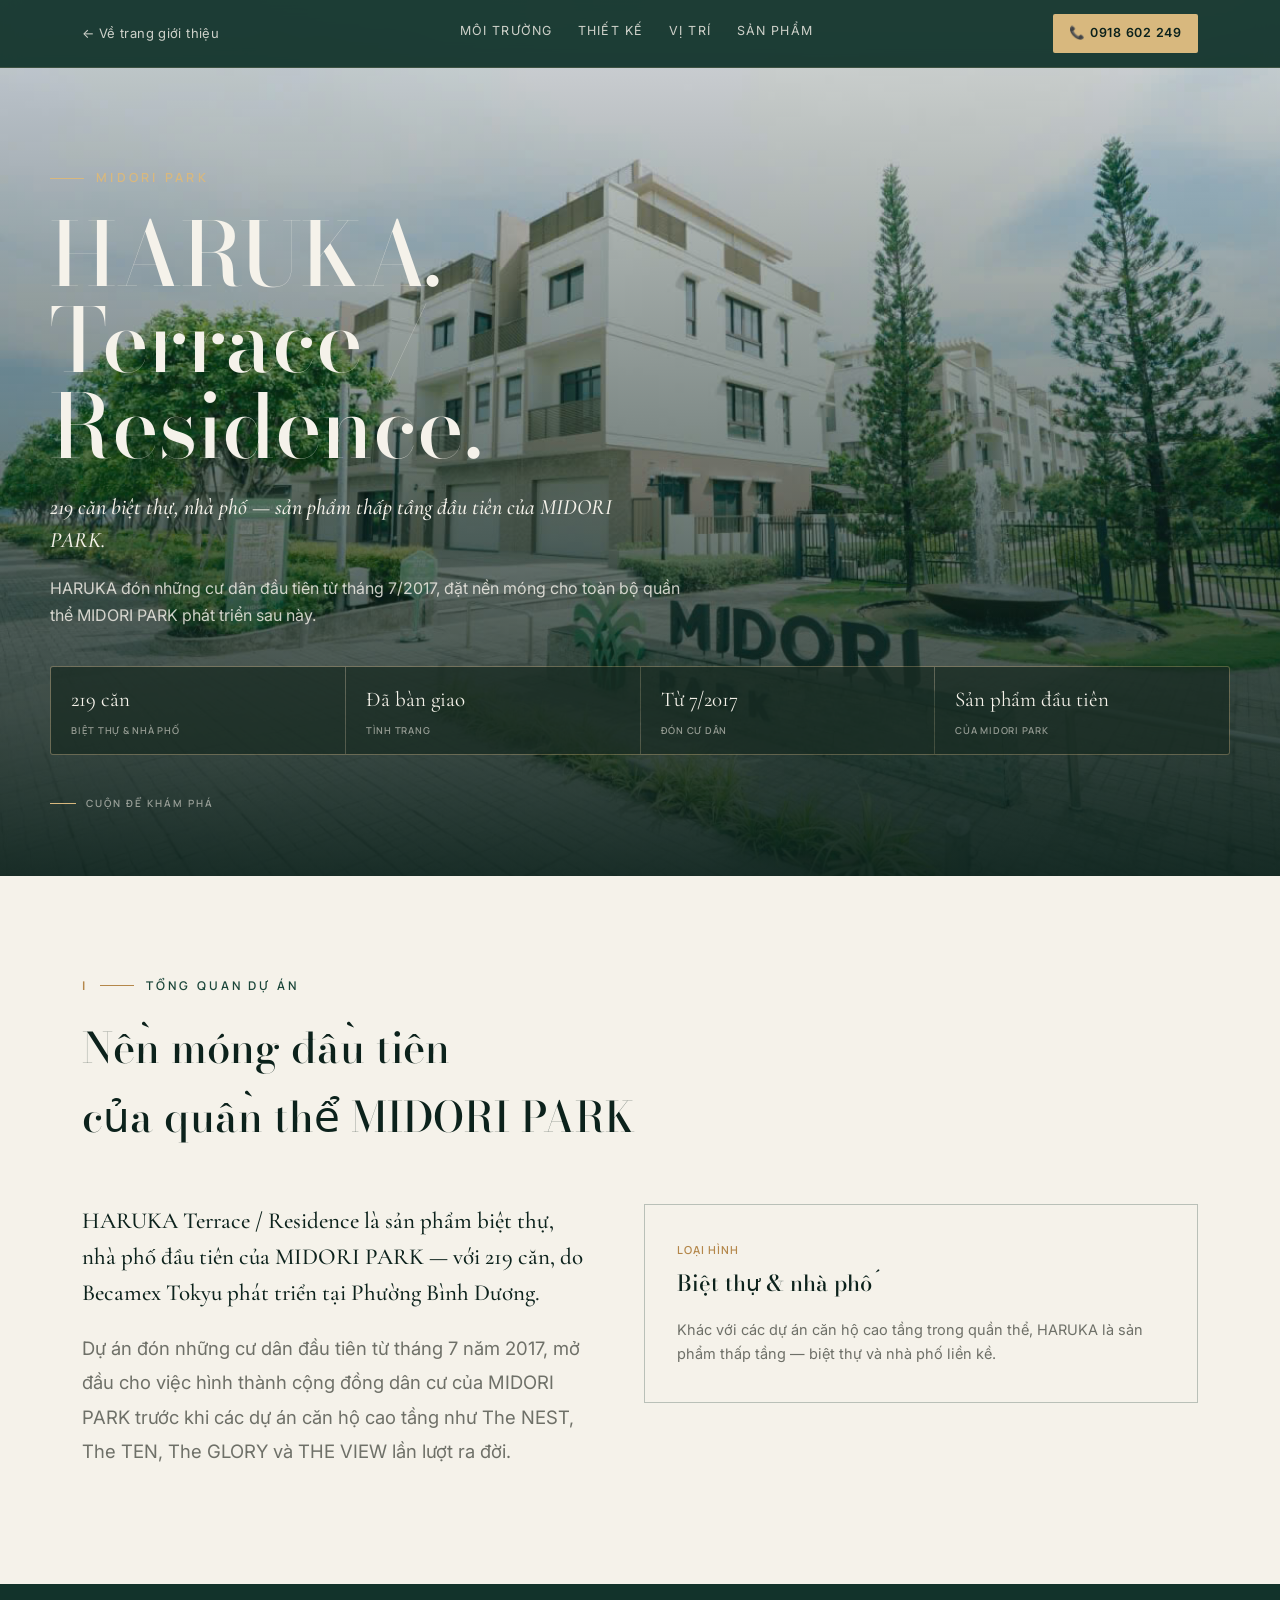
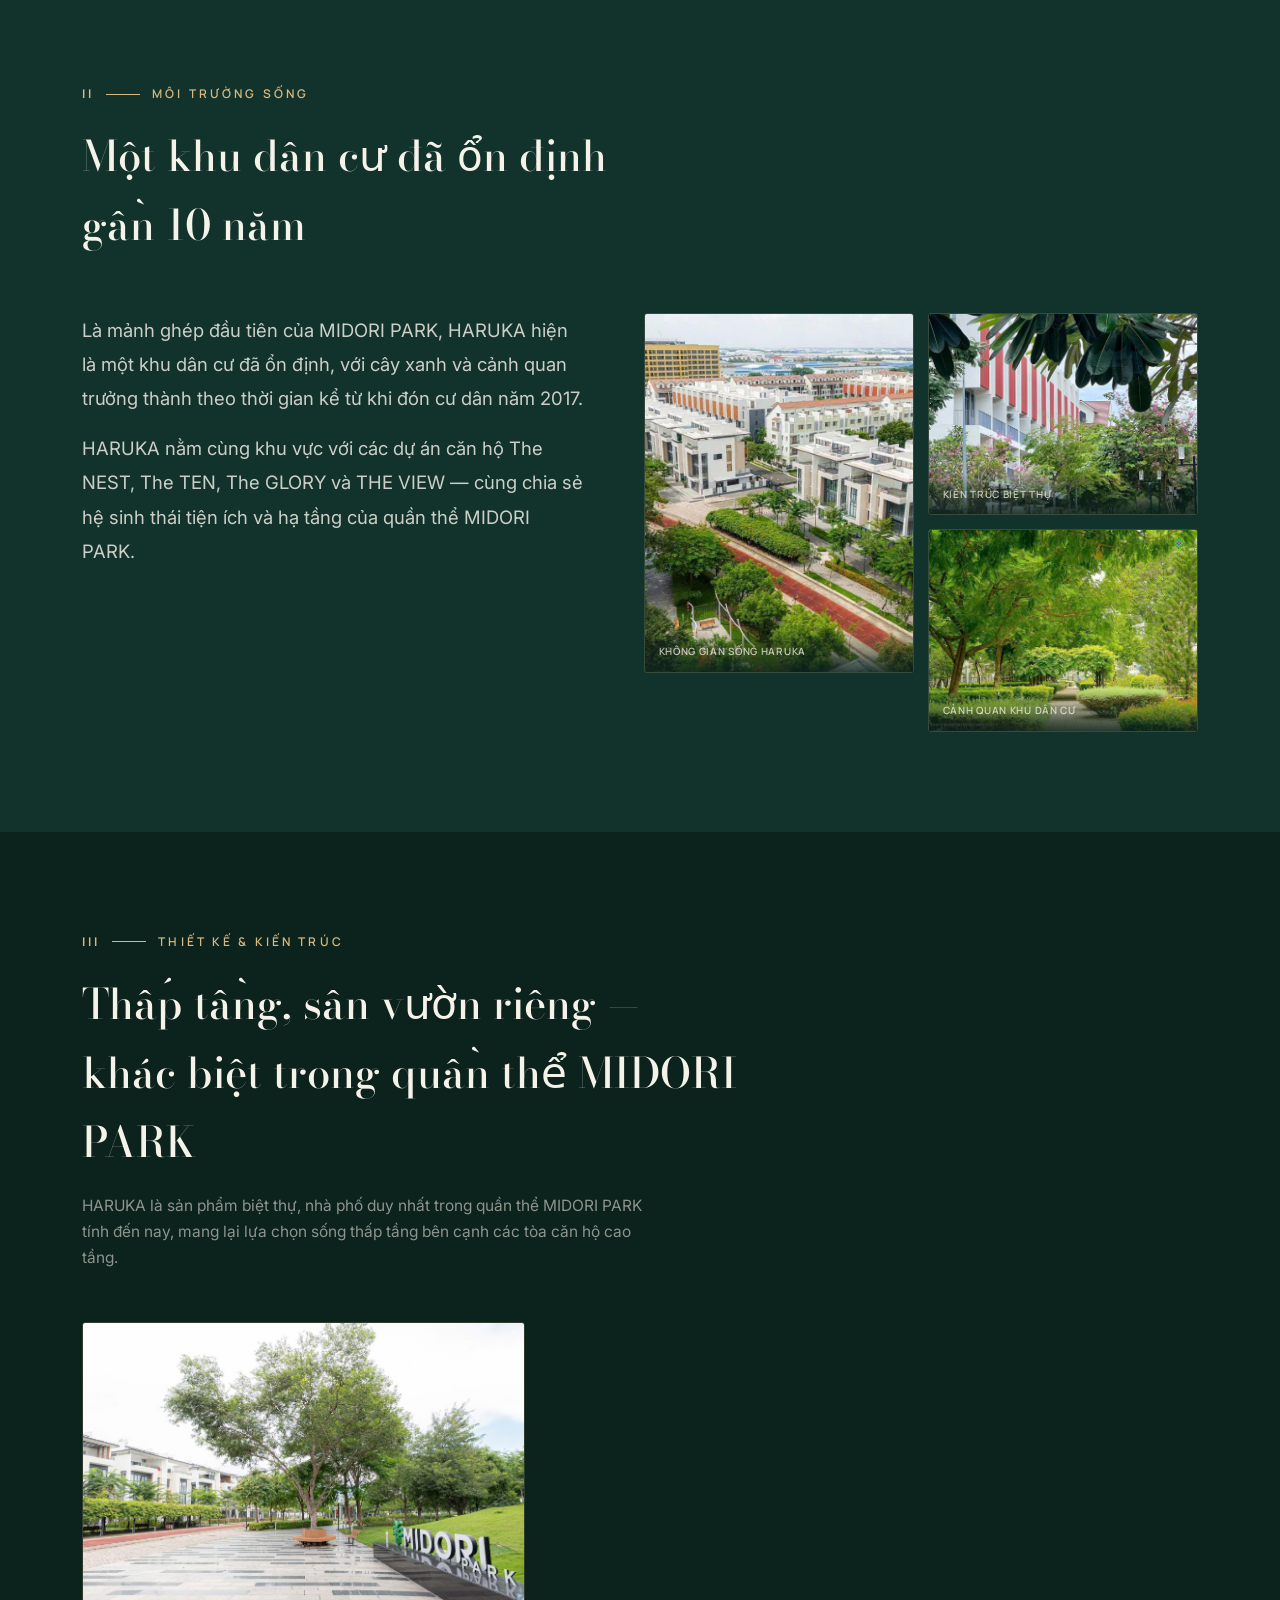
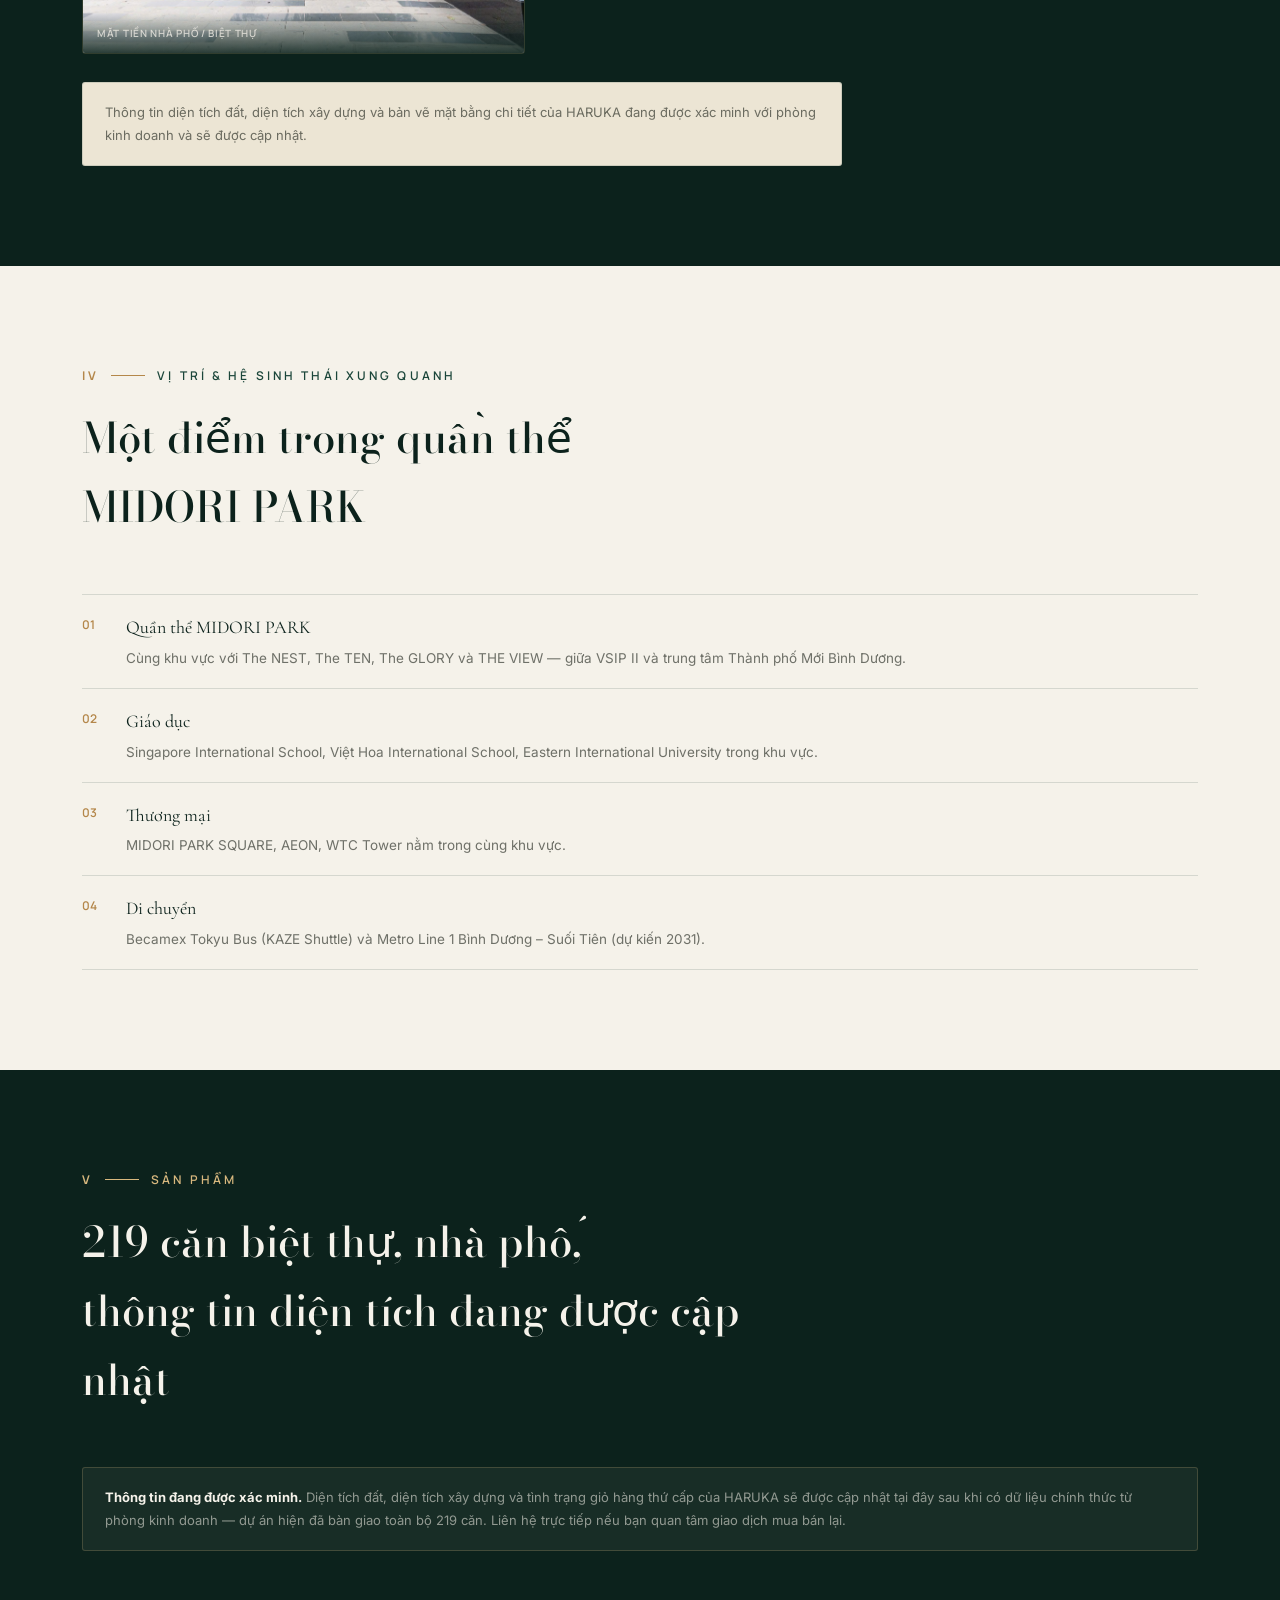
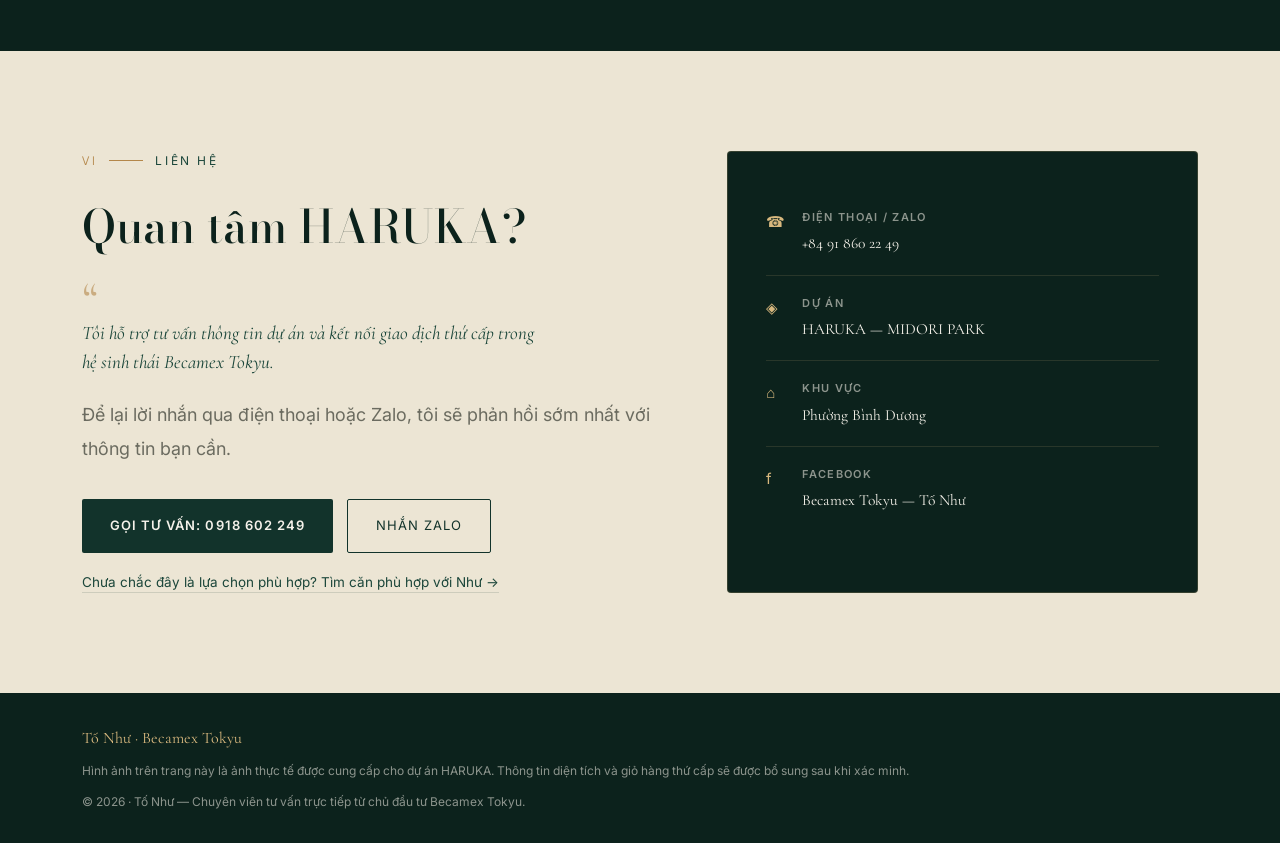
<file: 05_Content/haruka.html>
<!DOCTYPE html>
<html lang="vi">
<head>
<meta charset="UTF-8">
<meta name="viewport" content="width=device-width, initial-scale=1.0">
<title>HARUKA Terrace / Residence | Tố Như — Becamex Tokyu</title>
<meta name="description" content="HARUKA Terrace / Residence — 219 căn biệt thự, nhà phố đầu tiên của MIDORI PARK, đón cư dân từ tháng 7/2017. Tư vấn trực tiếp cùng Tố Như.">
<link rel="icon" type="image/svg+xml" href="../assets/favicon.svg">
<link rel="stylesheet" href="../assets/sticky-bar.css">
<link rel="preconnect" href="https://fonts.googleapis.com">
<link rel="preconnect" href="https://fonts.gstatic.com" crossorigin>
<link href="https://fonts.googleapis.com/css2?family=Bodoni+Moda:ital,wght@0,400;0,500;0,600;1,400;1,500&family=Cormorant+Garamond:ital,wght@0,400;0,500;0,600;1,400;1,500;1,600&family=Manrope:wght@500;600;700&family=Inter:wght@300;400;500;600&display=swap" rel="stylesheet">
<style>
  :root{
    --paper:#F5F2EA; --paper-deep:#ECE5D4;
    --forest:#12332B; --forest-2:#1B463A; --forest-3:#0C221C;
    --bronze:#B4874A; --bronze-light:#D8B87E; --terracotta:#B0603F;
    --ink:#1C2119; --ink-soft:rgba(28,33,25,0.62); --ink-faint:rgba(28,33,25,0.38);
    --line:rgba(18,51,43,0.14);
    --on-forest:rgba(245,242,234,0.82); --on-forest-soft:rgba(245,242,234,0.55);
    --font-heading:'Bodoni Moda',serif; --font-accent:'Cormorant Garamond',serif; --font-nav:'Manrope',sans-serif; --font-body:'Inter',sans-serif;
  }
  *{margin:0;padding:0;box-sizing:border-box;}
  html{scroll-behavior:smooth;}
  body{background:var(--paper);color:var(--ink);font-family:var(--font-body);font-weight:400;line-height:1.6;-webkit-font-smoothing:antialiased;overflow-x:hidden;}
  h1,h2,h3,.serif{font-family:var(--font-heading);font-weight:500;letter-spacing:0;}
  .mono{font-family:var(--font-nav);}
  a{color:inherit;text-decoration:none;}
  img{max-width:100%;display:block;}
  .wrap{max-width:1180px;margin:0 auto;padding:0 32px;}
  @media(max-width:640px){.wrap{padding:0 20px;}}
  a:focus-visible, button:focus-visible{outline:2px solid var(--bronze);outline-offset:3px;}
  @media (prefers-reduced-motion: reduce){ *{animation-duration:0.001ms !important; transition-duration:0.001ms !important;} html{scroll-behavior:auto;} }

  header.nav{position:fixed;top:0;left:0;right:0;z-index:100;background:rgba(18,51,43,0.94);backdrop-filter:blur(10px);border-bottom:1px solid rgba(216,184,126,0.18);}
  .nav-inner{display:flex;align-items:center;justify-content:space-between;gap:20px;padding:14px 32px;max-width:1180px;margin:0 auto;}
  .back-link{display:flex;align-items:center;gap:8px;color:var(--on-forest);font-size:13px;letter-spacing:0.03em;flex:0 0 auto;}
  .back-link:hover{color:var(--bronze-light);}
  nav.links{display:flex;gap:26px;}
  nav.links a{color:var(--on-forest);font-size:12.5px;letter-spacing:0.09em;text-transform:uppercase;position:relative;padding-bottom:4px;white-space:nowrap;}
  nav.links a::after{content:"";position:absolute;left:0;bottom:0;width:0;height:1px;background:var(--bronze-light);transition:width .3s ease;}
  nav.links a:hover::after{width:100%;}
  .nav-cta{display:flex;align-items:center;gap:8px;background:var(--bronze-light);color:var(--forest-3);padding:9px 16px;font-size:12.5px;letter-spacing:0.06em;text-transform:uppercase;font-weight:600;border-radius:2px;white-space:nowrap;transition:background .3s ease;}
  .nav-cta:hover{background:#EAD09B;}
  .nav-toggle{display:none;background:none;border:none;color:var(--paper);font-size:22px;cursor:pointer;flex:0 0 auto;}
  @media(max-width:900px){
    nav.links{display:flex;flex-direction:column;gap:0;position:absolute;top:100%;left:0;right:0;background:var(--forest-3);border-bottom:1px solid rgba(216,184,126,0.18);max-height:0;overflow:hidden;transition:max-height .35s ease;}
    nav.links.is-open{max-height:400px;}
    nav.links a{padding:15px 32px;border-top:1px solid rgba(216,184,126,0.1);}
    .nav-toggle{display:block;}
    .nav-cta{display:none;}
  }

  .hero{position:relative;min-height:82vh;display:flex;align-items:flex-end;color:var(--on-forest);overflow:hidden;}
  .hero img.hero-bg{position:absolute;inset:0;width:100%;height:100%;object-fit:cover;}
  .hero::after{content:"";position:absolute;inset:0;background:linear-gradient(180deg, rgba(12,34,28,0.15) 0%, rgba(12,34,28,0.55) 55%, rgba(12,34,28,0.94) 100%);}
  .hero-inner{position:relative;z-index:2;padding:168px 0 64px;width:100%;}
  .eyebrow{display:flex;align-items:center;gap:12px;margin-bottom:22px;color:var(--bronze-light);font-size:12.5px;letter-spacing:0.22em;text-transform:uppercase;}
  .eyebrow .dash{width:34px;height:1px;background:var(--bronze-light);}
  .hero h1{font-size:clamp(48px,7.4vw,88px);color:var(--paper);line-height:0.98;letter-spacing:-0.005em;max-width:820px;}
  .hero-tagline{margin-top:22px;max-width:600px;font-family:var(--font-accent);font-style:italic;font-weight:500;font-size:22px;color:var(--paper);line-height:1.5;}
  .hero-sub{margin-top:18px;max-width:640px;font-size:16px;color:var(--on-forest);}
  .stat-chips{display:flex;flex-wrap:wrap;gap:1px;background:rgba(216,184,126,0.18);margin-top:38px;border:1px solid rgba(216,184,126,0.18);border-radius:3px;overflow:hidden;}
  .stat-chip{flex:1 1 150px;background:rgba(12,34,28,0.72);padding:16px 20px;}
  .stat-chip .fv{font-family:var(--font-accent);font-size:21px;color:var(--paper);white-space:nowrap;}
  .stat-chip .fl{font-family:var(--font-nav);font-size:9.5px;letter-spacing:0.08em;text-transform:uppercase;color:var(--on-forest-soft);margin-top:5px;}
  .hero-scroll{margin-top:40px;display:flex;align-items:center;gap:10px;color:var(--on-forest-soft);font-family:var(--font-nav);font-size:10px;letter-spacing:0.2em;text-transform:uppercase;}
  .hero-scroll .stem{width:26px;height:1px;background:var(--bronze-light);}

  .section{padding:100px 0;}
  .section.tight{padding:80px 0;}
  .head{max-width:660px;margin-bottom:52px;}
  .head .kicker{display:flex;align-items:center;flex-wrap:wrap;row-gap:6px;gap:12px;color:var(--forest-2);font-size:12px;letter-spacing:0.22em;text-transform:uppercase;margin-bottom:18px;}
  .head .kicker .dash{width:34px;height:1px;background:var(--bronze);flex:0 0 auto;}
  .head .kicker .chapter-num{font-family:var(--font-nav);color:var(--bronze);}
  .head h2{font-size:clamp(28px,3.8vw,42px);color:var(--forest-3);}
  .head p{margin-top:16px;color:var(--ink-soft);font-size:15.5px;max-width:560px;}
  .section.on-forest{background:var(--forest);color:var(--on-forest);}
  .section.on-forest .head .kicker,
  .section.on-forest .head .kicker .chapter-num{color:var(--bronze-light);}
  .section.on-forest .head .kicker .dash{background:var(--bronze-light);}
  .section.on-forest .head h2{color:var(--paper);}
  .section.on-forest .head p{color:var(--on-forest-soft);}
  .section.deep{background:var(--forest-3);color:var(--on-forest);}
  .section.deep .head .kicker,
  .section.deep .head .kicker .chapter-num{color:var(--bronze-light);}
  .section.deep .head .kicker .dash{background:var(--bronze-light);}
  .section.deep .head h2{color:var(--paper);}
  .section.deep .head p{color:var(--on-forest-soft);}

  .prose p{color:var(--ink-soft);font-size:16px;margin-bottom:16px;max-width:640px;}
  .prose.on-dark p{color:var(--on-forest);}
  .prose p.lead{font-family:var(--font-accent);font-size:23px;color:var(--forest-3);font-weight:500;line-height:1.5;margin-bottom:20px;}
  .prose.on-dark p.lead{color:var(--paper);}

  .two-col{display:grid;grid-template-columns:0.95fr 1.05fr;gap:60px;align-items:start;}
  @media(max-width:900px){.two-col{grid-template-columns:1fr;gap:40px;}}

  .photo-grid{display:grid;grid-template-columns:1fr 1fr;gap:14px;}
  .photo-grid .ph{position:relative;overflow:hidden;border-radius:3px;border:1px solid rgba(216,184,126,0.18);}
  .photo-grid .ph img{width:100%;height:100%;object-fit:cover;transition:transform .6s ease;}
  .photo-grid .ph:hover img{transform:scale(1.04);}
  .photo-grid .ph.tall{grid-row:span 2;aspect-ratio:3/4;}
  .photo-grid .ph.wide{aspect-ratio:4/3;}
  .photo-grid .ph .cap{position:absolute;left:0;right:0;bottom:0;padding:12px 14px;background:linear-gradient(0deg, rgba(12,34,28,0.86), transparent);font-family:var(--font-nav);font-size:10px;letter-spacing:0.07em;text-transform:uppercase;color:rgba(245,242,234,0.75);}

  .feature-cols{display:grid;grid-template-columns:1fr 1fr;gap:1px;background:var(--line);border:1px solid var(--line);}
  @media(max-width:760px){.feature-cols{grid-template-columns:1fr;}}
  .feature-col{background:var(--paper);padding:36px 32px;}
  .feature-col .ac-label{font-family:var(--font-nav);font-size:11px;letter-spacing:0.1em;text-transform:uppercase;color:var(--bronze);margin-bottom:6px;}
  .feature-col h3{font-size:22px;color:var(--forest-3);margin-bottom:16px;}
  .feature-col p{font-size:14.5px;color:var(--ink-soft);}

  .map-list{display:flex;flex-direction:column;border-top:1px solid var(--line);}
  .map-item{display:flex;gap:18px;padding:18px 0;border-bottom:1px solid var(--line);}
  .map-item .mk{font-family:var(--font-nav);font-size:12px;color:var(--bronze);flex:0 0 auto;padding-top:2px;min-width:26px;}
  .map-item .mt{font-family:var(--font-accent);font-size:18px;color:var(--forest-3);margin-bottom:4px;}
  .map-item p{font-size:13.5px;color:var(--ink-soft);line-height:1.5;}

  .note-box{margin-top:28px;padding:18px 22px;border:1px solid var(--line);border-radius:3px;background:var(--paper-deep);font-size:13px;color:var(--ink-soft);max-width:760px;}
  .note-box.on-dark{border-color:rgba(216,184,126,0.22);background:rgba(245,242,234,0.05);color:var(--on-forest-soft);}

  .contact{background:var(--paper-deep);}
  .contact-grid{display:grid;grid-template-columns:1.1fr 0.9fr;gap:70px;}
  @media(max-width:900px){.contact-grid{grid-template-columns:1fr;gap:44px;}}
  .contact-copy h2{font-size:clamp(30px,4.2vw,46px);color:var(--forest-3);margin-bottom:20px;}
  .contact-copy .refrain{font-family:var(--font-accent);font-style:italic;font-size:19px;color:var(--forest-2);max-width:460px;margin-bottom:22px;line-height:1.5;}
  .contact-copy p.desc{color:var(--ink-soft);font-size:16px;max-width:460px;margin-bottom:34px;}
  .contact-actions{display:flex;flex-wrap:wrap;gap:14px;}
  .btn-dark{background:var(--forest);color:var(--paper);padding:15px 28px;font-size:13px;letter-spacing:0.08em;text-transform:uppercase;font-weight:600;border-radius:2px;display:inline-flex;align-items:center;gap:10px;transition:background .3s ease;}
  .btn-dark:hover{background:var(--forest-3);}
  .btn-outline{border:1px solid var(--forest);color:var(--forest);padding:15px 28px;font-size:13px;letter-spacing:0.08em;text-transform:uppercase;border-radius:2px;transition:all .3s ease;}
  .btn-outline:hover{background:var(--forest);color:var(--paper);}
  .contact-card{background:var(--forest-3);border-radius:4px;padding:38px;color:var(--on-forest);border:1px solid rgba(216,184,126,0.2);}
  .contact-card .row{display:flex;gap:16px;padding:18px 0;border-bottom:1px solid rgba(216,184,126,0.14);}
  .contact-card .row:last-child{border-bottom:none;}
  .contact-card .row .ic{color:var(--bronze-light);font-size:15px;width:20px;padding-top:2px;}
  .contact-card .row .t{font-size:11px;letter-spacing:0.12em;text-transform:uppercase;color:var(--on-forest-soft);margin-bottom:5px;}
  .contact-card .row .v{font-size:15.5px;color:var(--paper);font-family:var(--font-accent);}

  footer{background:var(--forest-3);color:var(--on-forest-soft);padding:32px 0;}
  .footer-inner{display:flex;flex-direction:column;gap:10px;font-size:12px;}
  .footer-inner .fmark{color:var(--bronze-light);font-family:var(--font-accent);font-size:16px;}
  .footer-inner p{max-width:900px;color:var(--on-forest-soft);}

  .reveal{opacity:0;transform:translateY(18px);transition:opacity .7s ease, transform .7s ease;}
  .reveal.in{opacity:1;transform:translateY(0);}

  /* ===== TYPOGRAPHY REFINEMENT — LUXURY EDITORIAL SYSTEM ===== */
  body{line-height:1.65;}
  .eyebrow, .head .kicker{font-family:var(--font-nav);letter-spacing:0.26em;font-weight:600;}
  .head .kicker .chapter-num{font-weight:700;}
  .stat-chip .fl, .fact-grid .fl, .ac-label, .g-label, .tower-row .fl-num, .map-item .mk,
  .photo-grid .ph .cap, .contact-card .row .t, .hero-scroll{font-weight:600;}
  .prose p{line-height:1.85;font-size:clamp(16.5px,1.6vw,18.5px);max-width:700px;}
  .prose p.lead{line-height:1.55;}
  .contact-copy p.desc{line-height:1.85;font-size:clamp(16.5px,1.5vw,18px);max-width:700px;}
  .map-item p{line-height:1.7;}
  .footer-inner p{line-height:1.7;}
  .note-box{line-height:1.75;}
  .contact-copy .refrain{position:relative;}
  .contact-copy .refrain::before{
    content:"“";display:block;font-family:var(--font-accent);font-style:normal;
    font-size:48px;line-height:0.6;color:var(--bronze);opacity:0.6;margin-bottom:6px;
  }
</style>
</head>
<body>

<header class="nav">
  <div class="nav-inner">
    <a class="back-link" href="../index.html">&larr; Về trang giới thiệu</a>
    <nav class="links" id="navLinks">
      <a href="#moi-truong">Môi trường</a>
      <a href="#thiet-ke">Thiết kế</a>
      <a href="#vi-tri">Vị trí</a>
      <a href="#san-pham">Sản phẩm</a>
    </nav>
    <a class="nav-cta" href="tel:+84918602249">📞 0918 602 249</a>
    <button class="nav-toggle" id="navToggle" aria-label="Menu" aria-expanded="false">☰</button>
  </div>
</header>

<section class="hero">
  <img class="hero-bg" src="../image-web/HARUKA/ANH%20BIA%20HARUKA/6fd7c2500cd78d89d4c6.jpg" alt="Toàn cảnh HARUKA Terrace / Residence">
  <div class="wrap hero-inner">
    <div class="eyebrow"><span class="dash"></span> MIDORI PARK</div>
    <h1>HARUKA.<br>Terrace / Residence.</h1>
    <p class="hero-tagline">219 căn biệt thự, nhà phố — sản phẩm thấp tầng đầu tiên của MIDORI PARK.</p>
    <p class="hero-sub">HARUKA đón những cư dân đầu tiên từ tháng 7/2017, đặt nền móng cho toàn bộ quần thể MIDORI PARK phát triển sau này.</p>
    <div class="stat-chips">
      <div class="stat-chip"><div class="fv">219 căn</div><div class="fl">Biệt thự &amp; nhà phố</div></div>
      <div class="stat-chip"><div class="fv">Đã bàn giao</div><div class="fl">Tình trạng</div></div>
      <div class="stat-chip"><div class="fv">Từ 7/2017</div><div class="fl">Đón cư dân</div></div>
      <div class="stat-chip"><div class="fv">Sản phẩm đầu tiên</div><div class="fl">Của MIDORI PARK</div></div>
    </div>
    <div class="hero-scroll"><span class="stem"></span><span>Cuộn để khám phá</span></div>
  </div>
</section>

<section class="section" id="tong-quan">
  <div class="wrap">
    <div class="head reveal">
      <div class="kicker"><span class="chapter-num">I</span><span class="dash"></span> Tổng quan dự án</div>
      <h2>Nền móng đầu tiên<br>của quần thể MIDORI PARK</h2>
    </div>
    <div class="two-col">
      <div class="prose reveal">
        <p class="lead">HARUKA Terrace / Residence là sản phẩm biệt thự, nhà phố đầu tiên của MIDORI PARK — với 219 căn, do Becamex Tokyu phát triển tại Phường Bình Dương.</p>
        <p>Dự án đón những cư dân đầu tiên từ tháng 7 năm 2017, mở đầu cho việc hình thành cộng đồng dân cư của MIDORI PARK trước khi các dự án căn hộ cao tầng như The NEST, The TEN, The GLORY và THE VIEW lần lượt ra đời.</p>
      </div>
      <div class="reveal">
        <div class="feature-cols" style="grid-template-columns:1fr;">
          <div class="feature-col">
            <div class="ac-label">Loại hình</div>
            <h3>Biệt thự &amp; nhà phố</h3>
            <p>Khác với các dự án căn hộ cao tầng trong quần thể, HARUKA là sản phẩm thấp tầng — biệt thự và nhà phố liền kề.</p>
          </div>
        </div>
      </div>
    </div>
  </div>
</section>

<section class="section on-forest" id="moi-truong">
  <div class="wrap">
    <div class="head reveal">
      <div class="kicker"><span class="chapter-num">II</span><span class="dash"></span> Môi trường sống</div>
      <h2>Một khu dân cư đã ổn định<br>gần 10 năm</h2>
    </div>
    <div class="two-col">
      <div class="prose on-dark reveal">
        <p>Là mảnh ghép đầu tiên của MIDORI PARK, HARUKA hiện là một khu dân cư đã ổn định, với cây xanh và cảnh quan trưởng thành theo thời gian kể từ khi đón cư dân năm 2017.</p>
        <p>HARUKA nằm cùng khu vực với các dự án căn hộ The NEST, The TEN, The GLORY và THE VIEW — cùng chia sẻ hệ sinh thái tiện ích và hạ tầng của quần thể MIDORI PARK.</p>
      </div>
      <div class="photo-grid reveal">
        <div class="ph tall"><img src="../image-web/HARUKA/ANH%20THEM/My%20Documents%20%5B22-07-2026%2009_47%5D/a410bc0e6489e5d7bc988.jpg" alt="HARUKA — không gian sống"><div class="cap">Không gian sống HARUKA</div></div>
        <div class="ph wide"><img src="../image-web/HARUKA/ANH%20THEM/My%20Documents%20%5B22-07-2026%2009_47%5D/ba4f57518fd60e8857c79.jpg" alt="HARUKA — kiến trúc biệt thự"><div class="cap">Kiến trúc biệt thự</div></div>
        <div class="ph wide"><img src="../image-web/HARUKA/ANH%20THEM/My%20Documents%20%5B22-07-2026%2009_47%5D/bb4e3853e0d4618a38c57.jpg" alt="HARUKA — cảnh quan khu dân cư"><div class="cap">Cảnh quan khu dân cư</div></div>
      </div>
    </div>
  </div>
</section>

<section class="section deep" id="thiet-ke">
  <div class="wrap">
    <div class="head reveal">
      <div class="kicker"><span class="chapter-num">III</span><span class="dash"></span> Thiết kế &amp; kiến trúc</div>
      <h2>Thấp tầng, sân vườn riêng —<br>khác biệt trong quần thể MIDORI PARK</h2>
      <p>HARUKA là sản phẩm biệt thự, nhà phố duy nhất trong quần thể MIDORI PARK tính đến nay, mang lại lựa chọn sống thấp tầng bên cạnh các tòa căn hộ cao tầng.</p>
    </div>
    <div class="photo-grid reveal" style="max-width:900px;">
      <div class="ph wide"><img src="../image-web/HARUKA/ANH%20THEM/My%20Documents%20%5B22-07-2026%2009_47%5D/f75a3d45e5c2649c3dd310.jpg" alt="HARUKA — mặt tiền nhà phố"><div class="cap">Mặt tiền nhà phố / biệt thự</div></div>
    </div>
    <div class="note-box">Thông tin diện tích đất, diện tích xây dựng và bản vẽ mặt bằng chi tiết của HARUKA đang được xác minh với phòng kinh doanh và sẽ được cập nhật.</div>
  </div>
</section>

<section class="section" id="vi-tri">
  <div class="wrap">
    <div class="head reveal">
      <div class="kicker"><span class="chapter-num">IV</span><span class="dash"></span> Vị trí &amp; hệ sinh thái xung quanh</div>
      <h2>Một điểm trong quần thể<br>MIDORI PARK</h2>
    </div>
    <div class="map-list reveal">
      <div class="map-item"><span class="mk">01</span><div><div class="mt">Quần thể MIDORI PARK</div><p>Cùng khu vực với The NEST, The TEN, The GLORY và THE VIEW — giữa VSIP II và trung tâm Thành phố Mới Bình Dương.</p></div></div>
      <div class="map-item"><span class="mk">02</span><div><div class="mt">Giáo dục</div><p>Singapore International School, Việt Hoa International School, Eastern International University trong khu vực.</p></div></div>
      <div class="map-item"><span class="mk">03</span><div><div class="mt">Thương mại</div><p>MIDORI PARK SQUARE, AEON, WTC Tower nằm trong cùng khu vực.</p></div></div>
      <div class="map-item"><span class="mk">04</span><div><div class="mt">Di chuyển</div><p>Becamex Tokyu Bus (KAZE Shuttle) và Metro Line 1 Bình Dương – Suối Tiên (dự kiến 2031).</p></div></div>
    </div>
  </div>
</section>

<section class="section deep" id="san-pham">
  <div class="wrap">
    <div class="head reveal">
      <div class="kicker"><span class="chapter-num">V</span><span class="dash"></span> Sản phẩm</div>
      <h2>219 căn biệt thự, nhà phố,<br>thông tin diện tích đang được cập nhật</h2>
    </div>
    <div class="note-box on-dark" style="max-width:100%;">
      <strong style="color:var(--paper);">Thông tin đang được xác minh.</strong> Diện tích đất, diện tích xây dựng và tình trạng giỏ hàng thứ cấp của HARUKA sẽ được cập nhật tại đây sau khi có dữ liệu chính thức từ phòng kinh doanh — dự án hiện đã bàn giao toàn bộ 219 căn. Liên hệ trực tiếp nếu bạn quan tâm giao dịch mua bán lại.
    </div>
  </div>
</section>

<section class="section contact" id="lien-he">
  <div class="wrap contact-grid">
    <div class="contact-copy reveal">
      <div class="kicker" style="display:flex;align-items:center;gap:12px;color:var(--forest-2);font-size:12px;letter-spacing:0.22em;text-transform:uppercase;margin-bottom:18px;">
        <span class="chapter-num mono" style="color:var(--bronze);">VI</span><span class="dash" style="width:34px;height:1px;background:var(--bronze);"></span> Liên hệ
      </div>
      <h2>Quan tâm HARUKA?</h2>
      <p class="refrain">Tôi hỗ trợ tư vấn thông tin dự án và kết nối giao dịch thứ cấp trong hệ sinh thái Becamex Tokyu.</p>
      <p class="desc">Để lại lời nhắn qua điện thoại hoặc Zalo, tôi sẽ phản hồi sớm nhất với thông tin bạn cần.</p>
      <div class="contact-actions">
        <a class="btn-dark" href="tel:+84918602249">Gọi tư vấn: 0918 602 249</a>
        <a class="btn-outline" href="https://zalo.me/0918602249" target="_blank" rel="noopener">Nhắn Zalo</a>
      </div>
      <p style="margin-top:18px;font-size:13.5px;"><a href="../index.html#tim-can-phu-hop" style="color:var(--forest-2);border-bottom:1px solid var(--line);padding-bottom:2px;">Chưa chắc đây là lựa chọn phù hợp? Tìm căn phù hợp với Như →</a></p>
    </div>
    <div class="contact-card reveal">
      <div class="row"><span class="ic">☎</span><div><div class="t">Điện thoại / Zalo</div><div class="v">+84 91 860 22 49</div></div></div>
      <div class="row"><span class="ic">◈</span><div><div class="t">Dự án</div><div class="v">HARUKA — MIDORI PARK</div></div></div>
      <div class="row"><span class="ic">⌂</span><div><div class="t">Khu vực</div><div class="v">Phường Bình Dương</div></div></div>
      <div class="row"><span class="ic">f</span><div><div class="t">Facebook</div><div class="v"><a href="https://www.facebook.com/profile.php?id=100034539233437" target="_blank" rel="noopener">Becamex Tokyu — Tố Như</a></div></div></div>
    </div>
  </div>
</section>

<footer>
  <div class="wrap footer-inner">
    <div class="fmark">Tố Như · Becamex Tokyu</div>
    <p>Hình ảnh trên trang này là ảnh thực tế được cung cấp cho dự án HARUKA. Thông tin diện tích và giỏ hàng thứ cấp sẽ được bổ sung sau khi xác minh.</p>
    <div>© 2026 · Tố Như — Chuyên viên tư vấn trực tiếp từ chủ đầu tư Becamex Tokyu.</div>
  </div>
</footer>

<script>
  const revealEls = document.querySelectorAll('.reveal');
  const io = new IntersectionObserver((entries)=>{
    entries.forEach(e=>{ if(e.isIntersecting){ e.target.classList.add('in'); io.unobserve(e.target); } });
  }, {threshold:0.15});
  revealEls.forEach(el=>io.observe(el));

  const navToggle = document.getElementById('navToggle');
  const navLinks = document.getElementById('navLinks');
  navToggle.addEventListener('click', ()=>{
    const open = navLinks.classList.toggle('is-open');
    navToggle.setAttribute('aria-expanded', open ? 'true' : 'false');
  });
  navLinks.querySelectorAll('a').forEach(a=>{
    a.addEventListener('click', ()=>{ navLinks.classList.remove('is-open'); navToggle.setAttribute('aria-expanded','false'); });
  });
</script>

<script src="../assets/sticky-bar.js"></script>
</body>
</html>
</file>
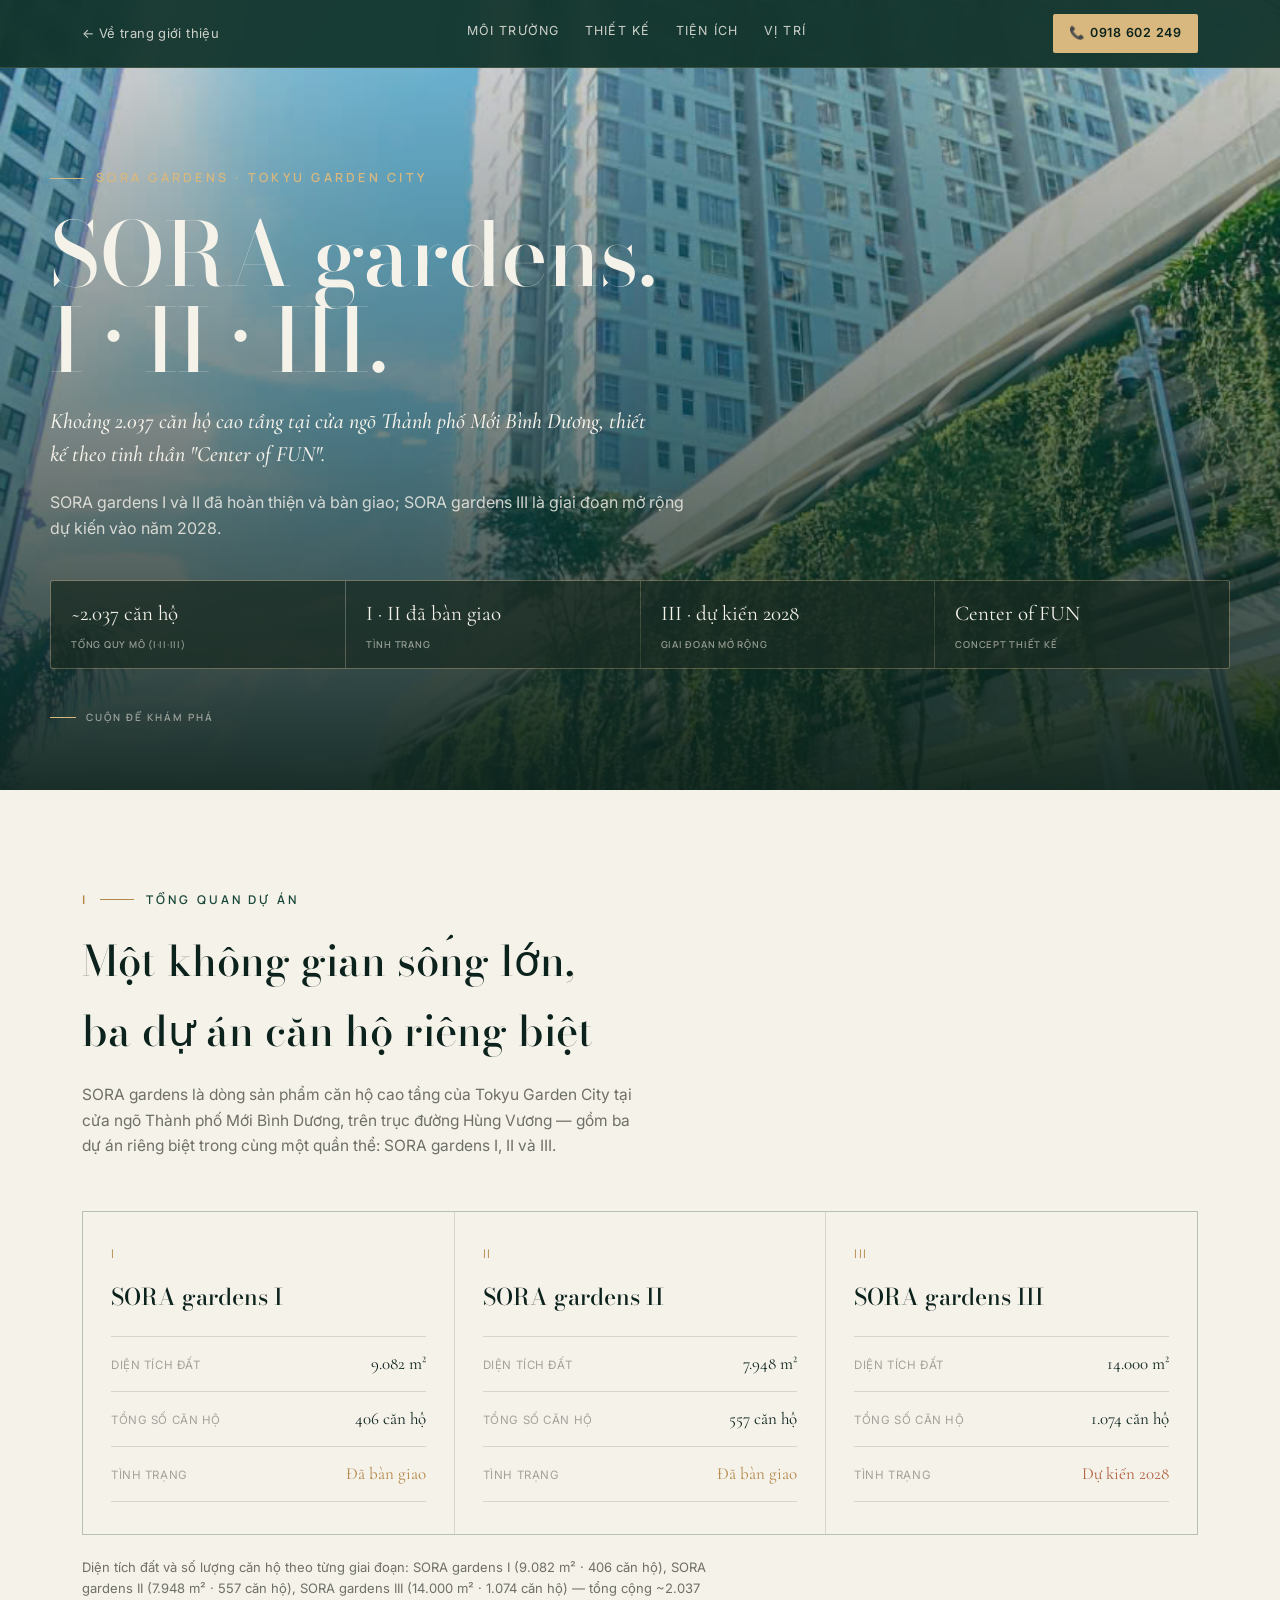
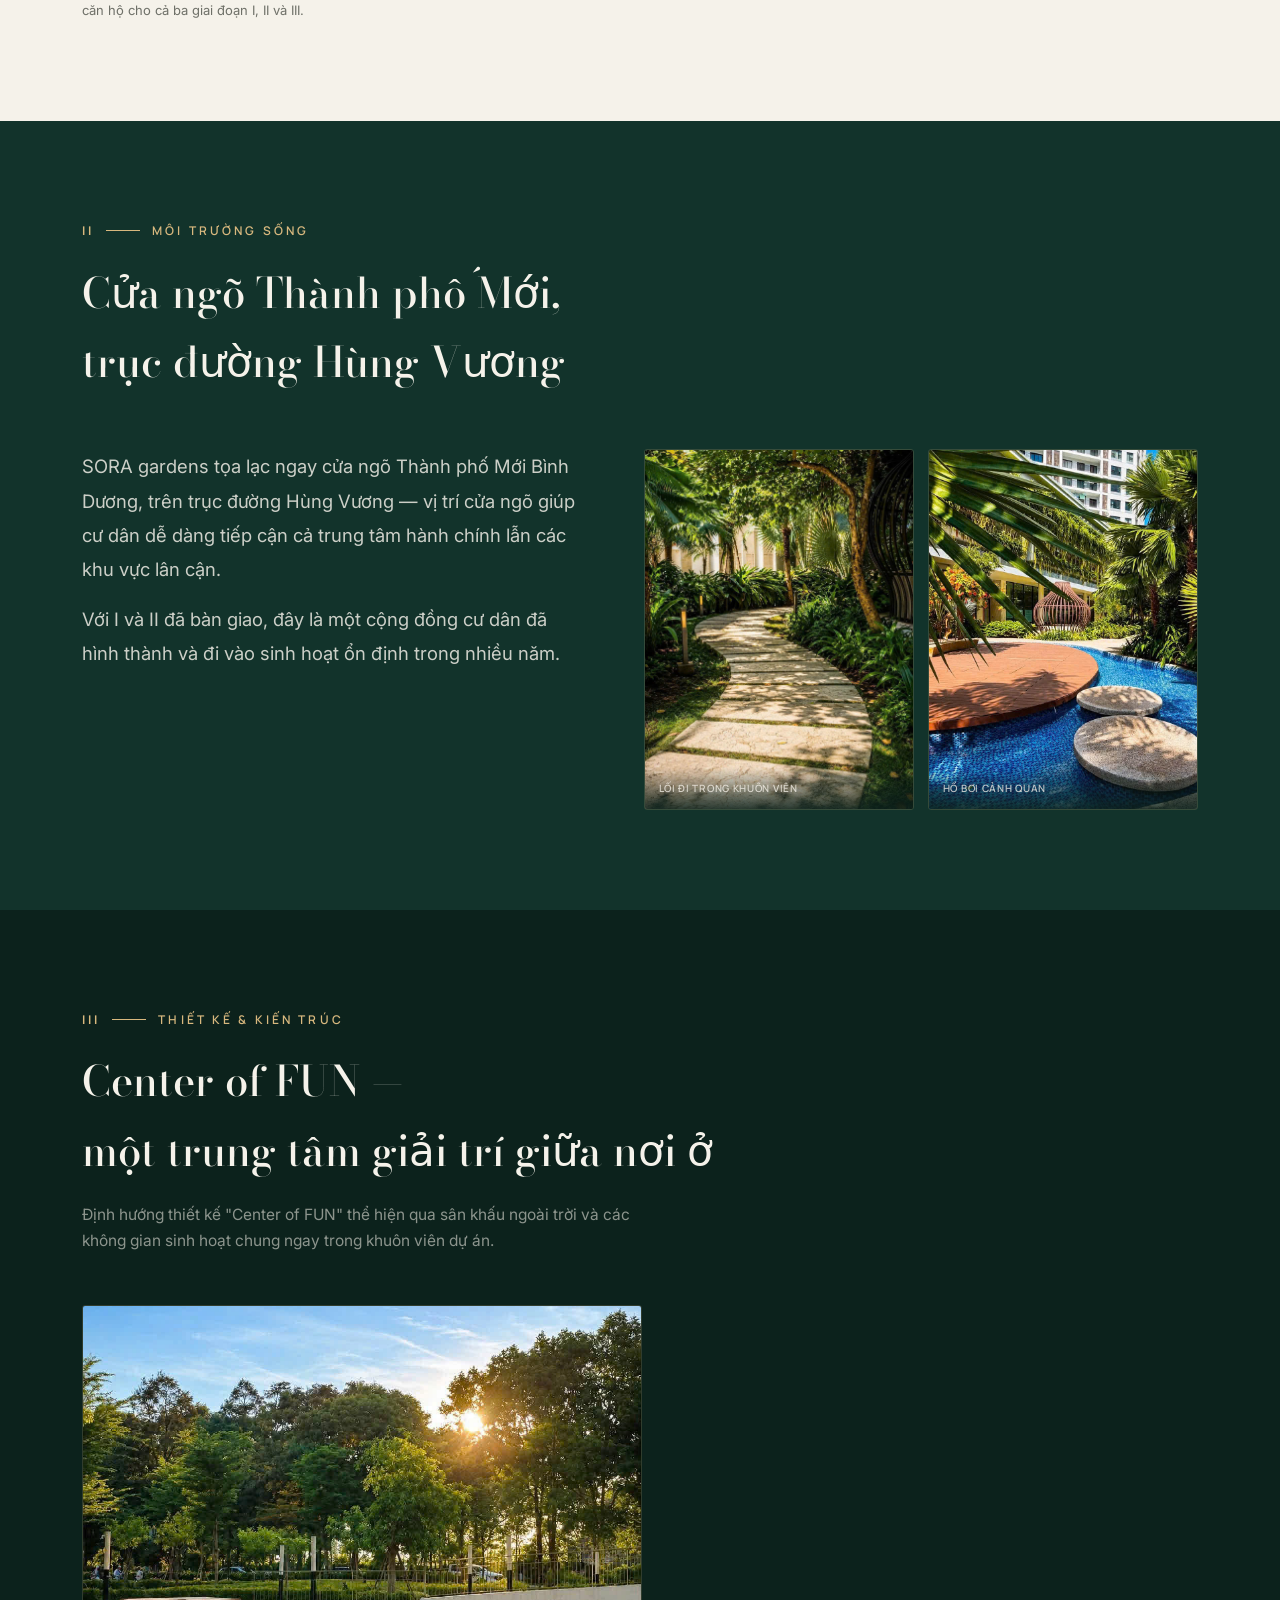
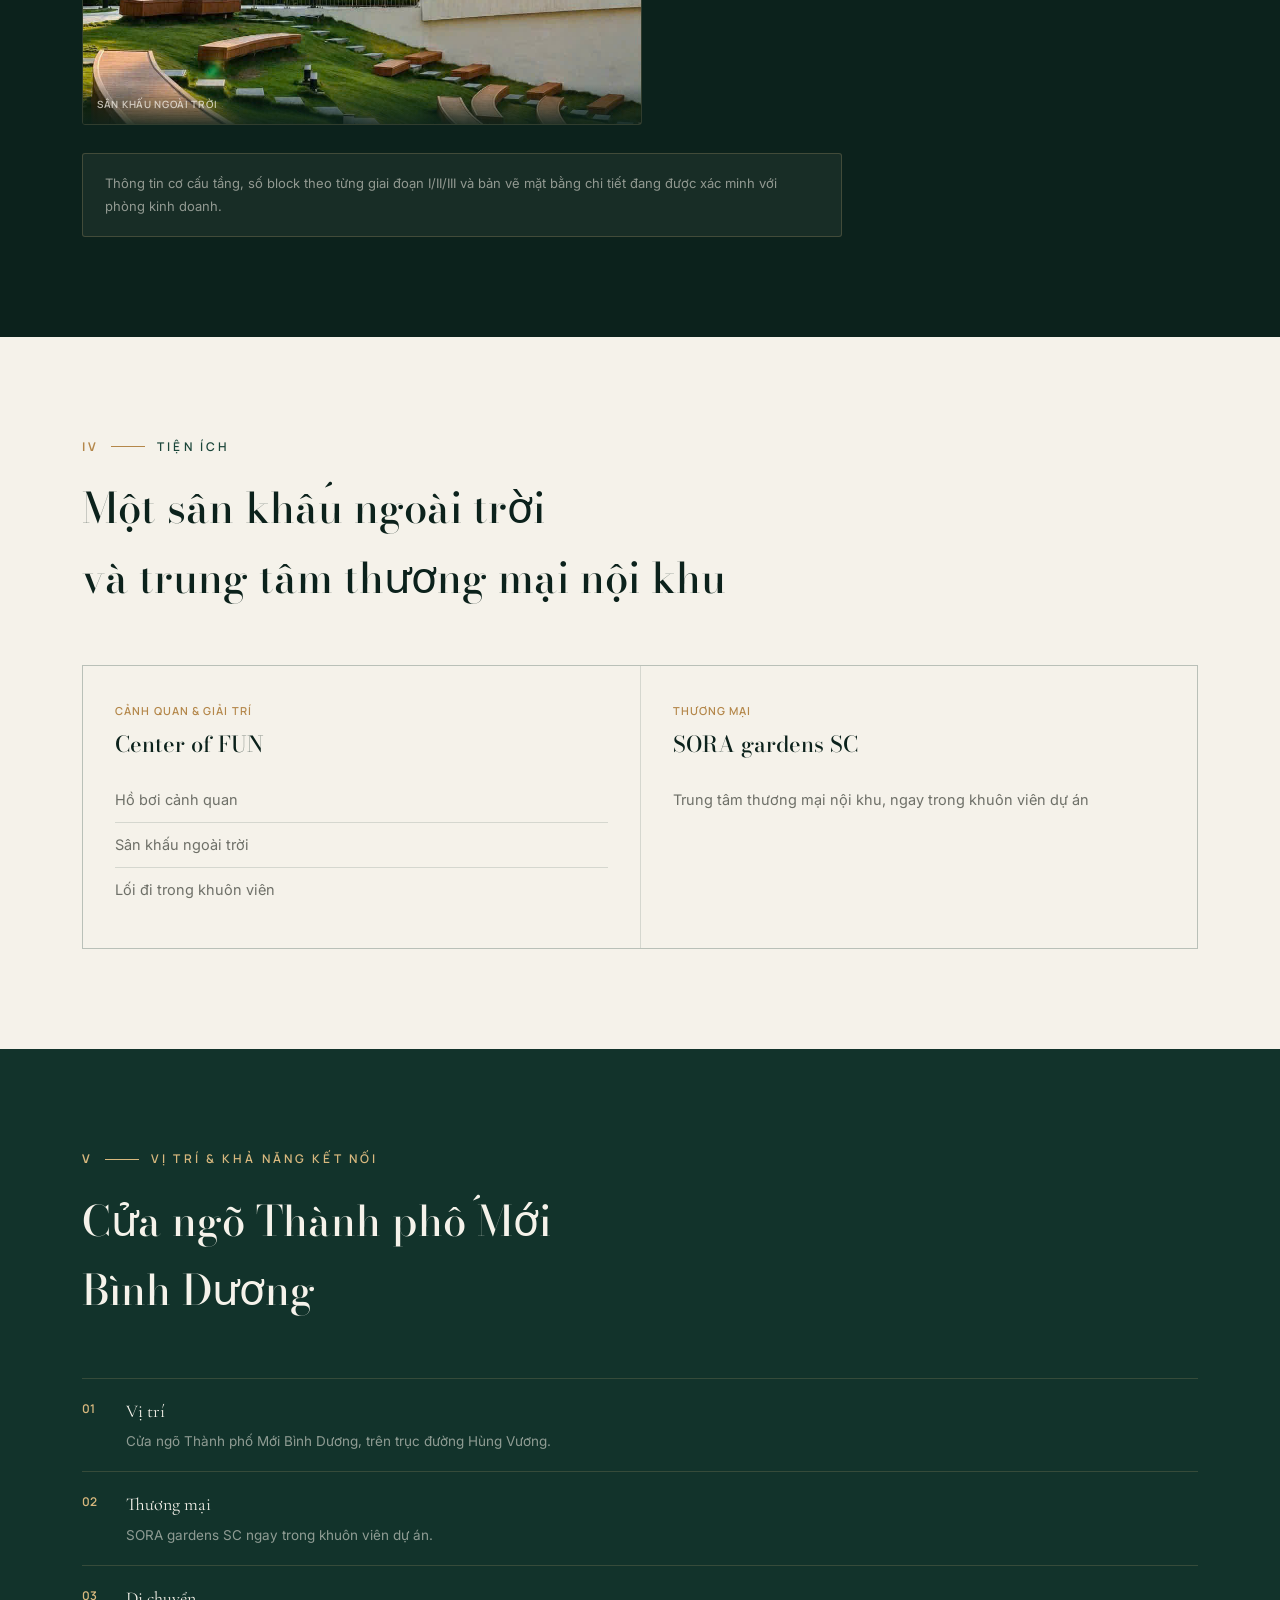
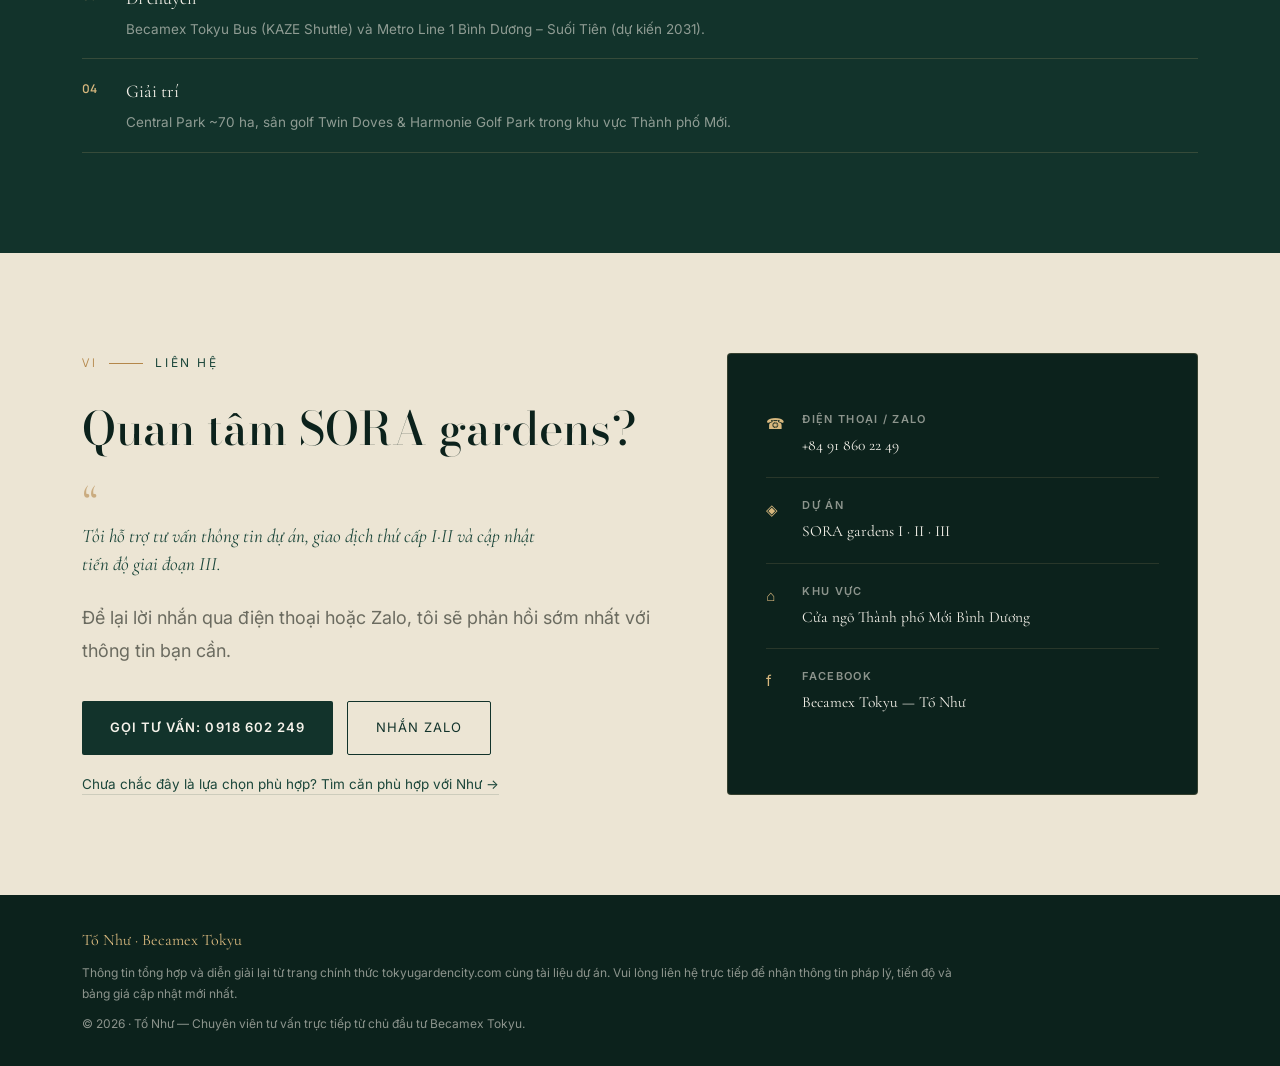
<file: 05_Content/sora.html>
<!DOCTYPE html>
<html lang="vi">
<head>
<meta charset="UTF-8">
<meta name="viewport" content="width=device-width, initial-scale=1.0">
<title>SORA gardens I · II · III | Tố Như — Becamex Tokyu</title>
<meta name="description" content="SORA gardens — khoảng 2.037 căn hộ cao tầng tại cửa ngõ Thành phố Mới Bình Dương, thiết kế Center of FUN. I·II đã bàn giao, III dự kiến 2028. Tư vấn trực tiếp cùng Tố Như.">
<link rel="icon" type="image/svg+xml" href="../assets/favicon.svg">
<link rel="stylesheet" href="../assets/sticky-bar.css">
<link rel="preconnect" href="https://fonts.googleapis.com">
<link rel="preconnect" href="https://fonts.gstatic.com" crossorigin>
<link href="https://fonts.googleapis.com/css2?family=Bodoni+Moda:ital,wght@0,400;0,500;0,600;1,400;1,500&family=Cormorant+Garamond:ital,wght@0,400;0,500;0,600;1,400;1,500;1,600&family=Manrope:wght@500;600;700&family=Inter:wght@300;400;500;600&display=swap" rel="stylesheet">
<style>
  :root{
    --paper:#F5F2EA; --paper-deep:#ECE5D4;
    --forest:#12332B; --forest-2:#1B463A; --forest-3:#0C221C;
    --bronze:#B4874A; --bronze-light:#D8B87E; --terracotta:#B0603F;
    --ink:#1C2119; --ink-soft:rgba(28,33,25,0.62); --ink-faint:rgba(28,33,25,0.38);
    --line:rgba(18,51,43,0.14);
    --on-forest:rgba(245,242,234,0.82); --on-forest-soft:rgba(245,242,234,0.55);
    --font-heading:'Bodoni Moda',serif; --font-accent:'Cormorant Garamond',serif; --font-nav:'Manrope',sans-serif; --font-body:'Inter',sans-serif;
  }
  *{margin:0;padding:0;box-sizing:border-box;}
  html{scroll-behavior:smooth;}
  body{background:var(--paper);color:var(--ink);font-family:var(--font-body);font-weight:400;line-height:1.6;-webkit-font-smoothing:antialiased;overflow-x:hidden;}
  h1,h2,h3,.serif{font-family:var(--font-heading);font-weight:500;letter-spacing:0;}
  .mono{font-family:var(--font-nav);}
  a{color:inherit;text-decoration:none;}
  img{max-width:100%;display:block;}
  .wrap{max-width:1180px;margin:0 auto;padding:0 32px;}
  @media(max-width:640px){.wrap{padding:0 20px;}}
  a:focus-visible, button:focus-visible{outline:2px solid var(--bronze);outline-offset:3px;}
  @media (prefers-reduced-motion: reduce){ *{animation-duration:0.001ms !important; transition-duration:0.001ms !important;} html{scroll-behavior:auto;} }

  header.nav{position:fixed;top:0;left:0;right:0;z-index:100;background:rgba(18,51,43,0.94);backdrop-filter:blur(10px);border-bottom:1px solid rgba(216,184,126,0.18);}
  .nav-inner{display:flex;align-items:center;justify-content:space-between;gap:20px;padding:14px 32px;max-width:1180px;margin:0 auto;}
  .back-link{display:flex;align-items:center;gap:8px;color:var(--on-forest);font-size:13px;letter-spacing:0.03em;flex:0 0 auto;}
  .back-link:hover{color:var(--bronze-light);}
  nav.links{display:flex;gap:26px;}
  nav.links a{color:var(--on-forest);font-size:12.5px;letter-spacing:0.09em;text-transform:uppercase;position:relative;padding-bottom:4px;white-space:nowrap;}
  nav.links a::after{content:"";position:absolute;left:0;bottom:0;width:0;height:1px;background:var(--bronze-light);transition:width .3s ease;}
  nav.links a:hover::after{width:100%;}
  .nav-cta{display:flex;align-items:center;gap:8px;background:var(--bronze-light);color:var(--forest-3);padding:9px 16px;font-size:12.5px;letter-spacing:0.06em;text-transform:uppercase;font-weight:600;border-radius:2px;white-space:nowrap;transition:background .3s ease;}
  .nav-cta:hover{background:#EAD09B;}
  .nav-toggle{display:none;background:none;border:none;color:var(--paper);font-size:22px;cursor:pointer;flex:0 0 auto;}
  @media(max-width:900px){
    nav.links{display:flex;flex-direction:column;gap:0;position:absolute;top:100%;left:0;right:0;background:var(--forest-3);border-bottom:1px solid rgba(216,184,126,0.18);max-height:0;overflow:hidden;transition:max-height .35s ease;}
    nav.links.is-open{max-height:400px;}
    nav.links a{padding:15px 32px;border-top:1px solid rgba(216,184,126,0.1);}
    .nav-toggle{display:block;}
    .nav-cta{display:none;}
  }

  .hero{position:relative;min-height:82vh;display:flex;align-items:flex-end;color:var(--on-forest);overflow:hidden;}
  .hero img.hero-bg{position:absolute;inset:0;width:100%;height:100%;object-fit:cover;}
  .hero::after{content:"";position:absolute;inset:0;background:linear-gradient(180deg, rgba(12,34,28,0.15) 0%, rgba(12,34,28,0.55) 55%, rgba(12,34,28,0.94) 100%);}
  .hero-inner{position:relative;z-index:2;padding:168px 0 64px;width:100%;}
  .eyebrow{display:flex;align-items:center;gap:12px;margin-bottom:22px;color:var(--bronze-light);font-size:12.5px;letter-spacing:0.22em;text-transform:uppercase;}
  .eyebrow .dash{width:34px;height:1px;background:var(--bronze-light);}
  .hero h1{font-size:clamp(48px,7.4vw,88px);color:var(--paper);line-height:0.98;letter-spacing:-0.005em;max-width:820px;}
  .hero-tagline{margin-top:22px;max-width:600px;font-family:var(--font-accent);font-style:italic;font-weight:500;font-size:22px;color:var(--paper);line-height:1.5;}
  .hero-sub{margin-top:18px;max-width:640px;font-size:16px;color:var(--on-forest);}
  .stat-chips{display:flex;flex-wrap:wrap;gap:1px;background:rgba(216,184,126,0.18);margin-top:38px;border:1px solid rgba(216,184,126,0.18);border-radius:3px;overflow:hidden;}
  .stat-chip{flex:1 1 150px;background:rgba(12,34,28,0.72);padding:16px 20px;}
  .stat-chip .fv{font-family:var(--font-accent);font-size:21px;color:var(--paper);white-space:nowrap;}
  .stat-chip .fl{font-family:var(--font-nav);font-size:9.5px;letter-spacing:0.08em;text-transform:uppercase;color:var(--on-forest-soft);margin-top:5px;}
  .hero-scroll{margin-top:40px;display:flex;align-items:center;gap:10px;color:var(--on-forest-soft);font-family:var(--font-nav);font-size:10px;letter-spacing:0.2em;text-transform:uppercase;}
  .hero-scroll .stem{width:26px;height:1px;background:var(--bronze-light);}

  .section{padding:100px 0;}
  .section.tight{padding:80px 0;}
  .head{max-width:660px;margin-bottom:52px;}
  .head .kicker{display:flex;align-items:center;flex-wrap:wrap;row-gap:6px;gap:12px;color:var(--forest-2);font-size:12px;letter-spacing:0.22em;text-transform:uppercase;margin-bottom:18px;}
  .head .kicker .dash{width:34px;height:1px;background:var(--bronze);flex:0 0 auto;}
  .head .kicker .chapter-num{font-family:var(--font-nav);color:var(--bronze);}
  .head h2{font-size:clamp(28px,3.8vw,42px);color:var(--forest-3);}
  .head p{margin-top:16px;color:var(--ink-soft);font-size:15.5px;max-width:560px;}
  .section.on-forest{background:var(--forest);color:var(--on-forest);}
  .section.on-forest .head .kicker,
  .section.on-forest .head .kicker .chapter-num{color:var(--bronze-light);}
  .section.on-forest .head .kicker .dash{background:var(--bronze-light);}
  .section.on-forest .head h2{color:var(--paper);}
  .section.on-forest .head p{color:var(--on-forest-soft);}
  .section.deep{background:var(--forest-3);color:var(--on-forest);}
  .section.deep .head .kicker,
  .section.deep .head .kicker .chapter-num{color:var(--bronze-light);}
  .section.deep .head .kicker .dash{background:var(--bronze-light);}
  .section.deep .head h2{color:var(--paper);}
  .section.deep .head p{color:var(--on-forest-soft);}

  .prose p{color:var(--ink-soft);font-size:16px;margin-bottom:16px;max-width:640px;}
  .prose.on-dark p{color:var(--on-forest);}
  .prose p.lead{font-family:var(--font-accent);font-size:23px;color:var(--forest-3);font-weight:500;line-height:1.5;margin-bottom:20px;}
  .prose.on-dark p.lead{color:var(--paper);}

  .two-col{display:grid;grid-template-columns:0.95fr 1.05fr;gap:60px;align-items:start;}
  @media(max-width:900px){.two-col{grid-template-columns:1fr;gap:40px;}}

  .photo-grid{display:grid;grid-template-columns:1fr 1fr;gap:14px;}
  .photo-grid .ph{position:relative;overflow:hidden;border-radius:3px;border:1px solid rgba(216,184,126,0.18);}
  .photo-grid .ph img{width:100%;height:100%;object-fit:cover;transition:transform .6s ease;}
  .photo-grid .ph:hover img{transform:scale(1.04);}
  .photo-grid .ph.tall{grid-row:span 2;aspect-ratio:3/4;}
  .photo-grid .ph.wide{aspect-ratio:4/3;}
  .photo-grid .ph .cap{position:absolute;left:0;right:0;bottom:0;padding:12px 14px;background:linear-gradient(0deg, rgba(12,34,28,0.86), transparent);font-family:var(--font-nav);font-size:10px;letter-spacing:0.07em;text-transform:uppercase;color:rgba(245,242,234,0.75);}

  .amenity-cols{display:grid;grid-template-columns:1fr 1fr;gap:1px;background:var(--line);border:1px solid var(--line);}
  @media(max-width:760px){.amenity-cols{grid-template-columns:1fr;}}
  .amenity-col{background:var(--paper);padding:36px 32px;}
  .amenity-col .ac-label{font-family:var(--font-nav);font-size:11px;letter-spacing:0.1em;text-transform:uppercase;color:var(--bronze);margin-bottom:6px;}
  .amenity-col h3{font-size:22px;color:var(--forest-3);margin-bottom:16px;}
  .amenity-col ul{list-style:none;}
  .amenity-col li{font-size:14.5px;color:var(--ink-soft);padding:10px 0;border-top:1px solid var(--line);}
  .amenity-col li:first-of-type{border-top:none;}

  .tower-list{display:flex;flex-direction:column;border-top:1px solid rgba(216,184,126,0.18);}
  .tower-row{display:flex;gap:22px;padding:20px 0;border-bottom:1px solid rgba(216,184,126,0.18);}
  .tower-row .fl-num{font-family:var(--font-nav);font-size:12px;color:var(--bronze-light);flex:0 0 auto;padding-top:3px;min-width:96px;}
  .tower-row .fl-t{font-family:var(--font-accent);font-size:19px;color:var(--paper);margin-bottom:3px;}
  .tower-row p{font-size:13.5px;color:var(--on-forest-soft);}

  .sora-cards{display:grid;grid-template-columns:repeat(3,1fr);gap:1px;background:var(--line);border:1px solid var(--line);margin-top:44px;}
  @media(max-width:820px){.sora-cards{grid-template-columns:1fr;}}
  .sora-card{background:var(--paper);padding:32px 28px;position:relative;transition:transform .4s ease,box-shadow .4s ease,background .4s ease;}
  .sora-card:hover{transform:translateY(-6px);box-shadow:0 24px 48px rgba(18,51,43,0.14);background:var(--paper-deep);z-index:2;}
  .sora-card .sora-card-num{font-family:var(--font-nav);font-size:12px;color:var(--bronze);letter-spacing:0.1em;margin-bottom:14px;transition:color .4s ease,transform .4s ease;}
  .sora-card:hover .sora-card-num{color:var(--terracotta);transform:translateX(2px);}
  .sora-card h3{font-size:23px;color:var(--forest-3);margin-bottom:20px;transition:color .4s ease;}
  .sora-card-rows{display:flex;flex-direction:column;border-top:1px solid var(--line);}
  .scr{display:flex;justify-content:space-between;align-items:baseline;gap:12px;padding:13px 0;border-bottom:1px solid var(--line);}
  .scr-l{font-size:11.5px;letter-spacing:0.05em;text-transform:uppercase;color:var(--ink-faint);}
  .scr-v{font-family:var(--font-accent);font-size:17px;color:var(--forest-3);text-align:right;}
  .scr-v.is-muted{font-family:var(--font-body);font-size:13px;color:var(--ink-soft);font-style:italic;}
  .scr-v.is-done{color:var(--bronze);}
  .scr-v.is-future{color:var(--terracotta);}

  .map-list{display:flex;flex-direction:column;border-top:1px solid var(--line);}
  .map-item{display:flex;gap:18px;padding:18px 0;border-bottom:1px solid var(--line);}
  .map-item .mk{font-family:var(--font-nav);font-size:12px;color:var(--bronze);flex:0 0 auto;padding-top:2px;min-width:26px;}
  .map-item .mt{font-family:var(--font-accent);font-size:18px;color:var(--forest-3);margin-bottom:4px;}
  .map-item p{font-size:13.5px;color:var(--ink-soft);line-height:1.5;}

  .note-box{margin-top:28px;padding:18px 22px;border:1px solid var(--line);border-radius:3px;background:var(--paper-deep);font-size:13px;color:var(--ink-soft);max-width:760px;}
  .note-box.on-dark{border-color:rgba(216,184,126,0.22);background:rgba(245,242,234,0.05);color:var(--on-forest-soft);}

  .contact{background:var(--paper-deep);}
  .contact-grid{display:grid;grid-template-columns:1.1fr 0.9fr;gap:70px;}
  @media(max-width:900px){.contact-grid{grid-template-columns:1fr;gap:44px;}}
  .contact-copy h2{font-size:clamp(30px,4.2vw,46px);color:var(--forest-3);margin-bottom:20px;}
  .contact-copy .refrain{font-family:var(--font-accent);font-style:italic;font-size:19px;color:var(--forest-2);max-width:460px;margin-bottom:22px;line-height:1.5;}
  .contact-copy p.desc{color:var(--ink-soft);font-size:16px;max-width:460px;margin-bottom:34px;}
  .contact-actions{display:flex;flex-wrap:wrap;gap:14px;}
  .btn-dark{background:var(--forest);color:var(--paper);padding:15px 28px;font-size:13px;letter-spacing:0.08em;text-transform:uppercase;font-weight:600;border-radius:2px;display:inline-flex;align-items:center;gap:10px;transition:background .3s ease;}
  .btn-dark:hover{background:var(--forest-3);}
  .btn-outline{border:1px solid var(--forest);color:var(--forest);padding:15px 28px;font-size:13px;letter-spacing:0.08em;text-transform:uppercase;border-radius:2px;transition:all .3s ease;}
  .btn-outline:hover{background:var(--forest);color:var(--paper);}
  .contact-card{background:var(--forest-3);border-radius:4px;padding:38px;color:var(--on-forest);border:1px solid rgba(216,184,126,0.2);}
  .contact-card .row{display:flex;gap:16px;padding:18px 0;border-bottom:1px solid rgba(216,184,126,0.14);}
  .contact-card .row:last-child{border-bottom:none;}
  .contact-card .row .ic{color:var(--bronze-light);font-size:15px;width:20px;padding-top:2px;}
  .contact-card .row .t{font-size:11px;letter-spacing:0.12em;text-transform:uppercase;color:var(--on-forest-soft);margin-bottom:5px;}
  .contact-card .row .v{font-size:15.5px;color:var(--paper);font-family:var(--font-accent);}

  footer{background:var(--forest-3);color:var(--on-forest-soft);padding:32px 0;}
  .footer-inner{display:flex;flex-direction:column;gap:10px;font-size:12px;}
  .footer-inner .fmark{color:var(--bronze-light);font-family:var(--font-accent);font-size:16px;}
  .footer-inner p{max-width:900px;color:var(--on-forest-soft);}

  .reveal{opacity:0;transform:translateY(18px);transition:opacity .7s ease, transform .7s ease;}
  .reveal.in{opacity:1;transform:translateY(0);}

  /* ===== TYPOGRAPHY REFINEMENT — LUXURY EDITORIAL SYSTEM ===== */
  body{line-height:1.65;}
  .eyebrow, .head .kicker{font-family:var(--font-nav);letter-spacing:0.26em;font-weight:600;}
  .head .kicker .chapter-num{font-weight:700;}
  .stat-chip .fl, .fact-grid .fl, .ac-label, .g-label, .tower-row .fl-num, .map-item .mk,
  .photo-grid .ph .cap, .contact-card .row .t, .hero-scroll{font-weight:600;}
  .prose p{line-height:1.85;font-size:clamp(16.5px,1.6vw,18.5px);max-width:700px;}
  .prose p.lead{line-height:1.55;}
  .contact-copy p.desc{line-height:1.85;font-size:clamp(16.5px,1.5vw,18px);max-width:700px;}
  .map-item p{line-height:1.7;}
  .footer-inner p{line-height:1.7;}
  .note-box{line-height:1.75;}
  .contact-copy .refrain{position:relative;}
  .contact-copy .refrain::before{
    content:"“";display:block;font-family:var(--font-accent);font-style:normal;
    font-size:48px;line-height:0.6;color:var(--bronze);opacity:0.6;margin-bottom:6px;
  }
</style>
</head>
<body>

<header class="nav">
  <div class="nav-inner">
    <a class="back-link" href="../index.html">&larr; Về trang giới thiệu</a>
    <nav class="links" id="navLinks">
      <a href="#moi-truong">Môi trường</a>
      <a href="#thiet-ke">Thiết kế</a>
      <a href="#tien-ich">Tiện ích</a>
      <a href="#vi-tri">Vị trí</a>
    </nav>
    <a class="nav-cta" href="tel:+84918602249">📞 0918 602 249</a>
    <button class="nav-toggle" id="navToggle" aria-label="Menu" aria-expanded="false">☰</button>
  </div>
</header>

<section class="hero">
  <img class="hero-bg" src="../image-web/SORA/ANH%20BIA%20SORA/8e3846658be20abc53f3.jpg" alt="Toàn cảnh SORA gardens">
  <div class="wrap hero-inner">
    <div class="eyebrow"><span class="dash"></span> SORA GARDENS · TOKYU GARDEN CITY</div>
    <h1>SORA gardens.<br>I · II · III.</h1>
    <p class="hero-tagline">Khoảng 2.037 căn hộ cao tầng tại cửa ngõ Thành phố Mới Bình Dương, thiết kế theo tinh thần "Center of FUN".</p>
    <p class="hero-sub">SORA gardens I và II đã hoàn thiện và bàn giao; SORA gardens III là giai đoạn mở rộng dự kiến vào năm 2028.</p>
    <div class="stat-chips">
      <div class="stat-chip"><div class="fv">~2.037 căn hộ</div><div class="fl">Tổng quy mô (I·II·III)</div></div>
      <div class="stat-chip"><div class="fv">I · II đã bàn giao</div><div class="fl">Tình trạng</div></div>
      <div class="stat-chip"><div class="fv">III · dự kiến 2028</div><div class="fl">Giai đoạn mở rộng</div></div>
      <div class="stat-chip"><div class="fv">Center of FUN</div><div class="fl">Concept thiết kế</div></div>
    </div>
    <div class="hero-scroll"><span class="stem"></span><span>Cuộn để khám phá</span></div>
  </div>
</section>

<section class="section" id="tong-quan">
  <div class="wrap">
    <div class="head reveal">
      <div class="kicker"><span class="chapter-num">I</span><span class="dash"></span> Tổng quan dự án</div>
      <h2>Một không gian sống lớn,<br>ba dự án căn hộ riêng biệt</h2>
      <p>SORA gardens là dòng sản phẩm căn hộ cao tầng của Tokyu Garden City tại cửa ngõ Thành phố Mới Bình Dương, trên trục đường Hùng Vương — gồm ba dự án riêng biệt trong cùng một quần thể: SORA gardens I, II và III.</p>
    </div>
    <div class="sora-cards reveal">
      <div class="sora-card">
        <div class="sora-card-num">I</div>
        <h3>SORA gardens I</h3>
        <div class="sora-card-rows">
          <div class="scr"><span class="scr-l">Diện tích đất</span><span class="scr-v">9.082 m²</span></div>
          <div class="scr"><span class="scr-l">Tổng số căn hộ</span><span class="scr-v">406 căn hộ</span></div>
          <div class="scr"><span class="scr-l">Tình trạng</span><span class="scr-v is-done">Đã bàn giao</span></div>
        </div>
      </div>
      <div class="sora-card">
        <div class="sora-card-num">II</div>
        <h3>SORA gardens II</h3>
        <div class="sora-card-rows">
          <div class="scr"><span class="scr-l">Diện tích đất</span><span class="scr-v">7.948 m²</span></div>
          <div class="scr"><span class="scr-l">Tổng số căn hộ</span><span class="scr-v">557 căn hộ</span></div>
          <div class="scr"><span class="scr-l">Tình trạng</span><span class="scr-v is-done">Đã bàn giao</span></div>
        </div>
      </div>
      <div class="sora-card">
        <div class="sora-card-num">III</div>
        <h3>SORA gardens III</h3>
        <div class="sora-card-rows">
          <div class="scr"><span class="scr-l">Diện tích đất</span><span class="scr-v">14.000 m²</span></div>
          <div class="scr"><span class="scr-l">Tổng số căn hộ</span><span class="scr-v">1.074 căn hộ</span></div>
          <div class="scr"><span class="scr-l">Tình trạng</span><span class="scr-v is-future">Dự kiến 2028</span></div>
        </div>
      </div>
    </div>
    <p class="table-note" style="margin-top:22px;font-size:13px;color:var(--ink-soft);max-width:640px;">Diện tích đất và số lượng căn hộ theo từng giai đoạn: SORA gardens I (9.082 m² · 406 căn hộ), SORA gardens II (7.948 m² · 557 căn hộ), SORA gardens III (14.000 m² · 1.074 căn hộ) — tổng cộng ~2.037 căn hộ cho cả ba giai đoạn I, II và III.</p>
  </div>
</section>

<section class="section on-forest" id="moi-truong">
  <div class="wrap">
    <div class="head reveal">
      <div class="kicker"><span class="chapter-num">II</span><span class="dash"></span> Môi trường sống</div>
      <h2>Cửa ngõ Thành phố Mới,<br>trục đường Hùng Vương</h2>
    </div>
    <div class="two-col">
      <div class="prose on-dark reveal">
        <p>SORA gardens tọa lạc ngay cửa ngõ Thành phố Mới Bình Dương, trên trục đường Hùng Vương — vị trí cửa ngõ giúp cư dân dễ dàng tiếp cận cả trung tâm hành chính lẫn các khu vực lân cận.</p>
        <p>Với I và II đã bàn giao, đây là một cộng đồng cư dân đã hình thành và đi vào sinh hoạt ổn định trong nhiều năm.</p>
      </div>
      <div class="photo-grid reveal">
        <div class="ph tall"><img src="../image-web/SORA/ANH%20THEM/My%20Documents%20%5B22-07-2026%2009_39%5D/988a9d7f4ef8cfa696e92.jpg" alt="SORA gardens — lối đi trong khuôn viên"><div class="cap">Lối đi trong khuôn viên</div></div>
        <div class="ph tall"><img src="../image-web/SORA/ANH%20THEM/My%20Documents%20%5B22-07-2026%2009_39%5D/2aae1967cae04bbe12f15.jpg" alt="SORA gardens — hồ bơi cảnh quan"><div class="cap">Hồ bơi cảnh quan</div></div>
      </div>
    </div>
  </div>
</section>

<section class="section deep" id="thiet-ke">
  <div class="wrap">
    <div class="head reveal">
      <div class="kicker"><span class="chapter-num">III</span><span class="dash"></span> Thiết kế &amp; kiến trúc</div>
      <h2>Center of FUN —<br>một trung tâm giải trí giữa nơi ở</h2>
      <p>Định hướng thiết kế "Center of FUN" thể hiện qua sân khấu ngoài trời và các không gian sinh hoạt chung ngay trong khuôn viên dự án.</p>
    </div>
    <div class="photo-grid reveal" style="max-width:560px;grid-template-columns:1fr;">
      <div class="ph wide"><img src="../image-web/SORA/ANH%20THEM/My%20Documents%20%5B22-07-2026%2009_39%5D/87947e62ade52cbb75f44.jpg" alt="SORA gardens — sân khấu ngoài trời"><div class="cap">Sân khấu ngoài trời</div></div>
    </div>
    <div class="note-box on-dark">Thông tin cơ cấu tầng, số block theo từng giai đoạn I/II/III và bản vẽ mặt bằng chi tiết đang được xác minh với phòng kinh doanh.</div>
  </div>
</section>

<section class="section" id="tien-ich">
  <div class="wrap">
    <div class="head reveal">
      <div class="kicker"><span class="chapter-num">IV</span><span class="dash"></span> Tiện ích</div>
      <h2>Một sân khấu ngoài trời<br>và trung tâm thương mại nội khu</h2>
    </div>
    <div class="amenity-cols reveal">
      <div class="amenity-col">
        <div class="ac-label">Cảnh quan &amp; giải trí</div>
        <h3>Center of FUN</h3>
        <ul>
          <li>Hồ bơi cảnh quan</li>
          <li>Sân khấu ngoài trời</li>
          <li>Lối đi trong khuôn viên</li>
        </ul>
      </div>
      <div class="amenity-col">
        <div class="ac-label">Thương mại</div>
        <h3>SORA gardens SC</h3>
        <ul>
          <li>Trung tâm thương mại nội khu, ngay trong khuôn viên dự án</li>
        </ul>
      </div>
    </div>
  </div>
</section>

<section class="section on-forest" id="vi-tri">
  <div class="wrap">
    <div class="head reveal">
      <div class="kicker"><span class="chapter-num">V</span><span class="dash"></span> Vị trí &amp; khả năng kết nối</div>
      <h2>Cửa ngõ Thành phố Mới<br>Bình Dương</h2>
    </div>
    <div class="map-list reveal" style="border-top-color:rgba(216,184,126,0.18);">
      <div class="map-item" style="border-bottom-color:rgba(216,184,126,0.18);"><span class="mk" style="color:var(--bronze-light);">01</span><div><div class="mt" style="color:var(--paper);">Vị trí</div><p style="color:var(--on-forest-soft);">Cửa ngõ Thành phố Mới Bình Dương, trên trục đường Hùng Vương.</p></div></div>
      <div class="map-item" style="border-bottom-color:rgba(216,184,126,0.18);"><span class="mk" style="color:var(--bronze-light);">02</span><div><div class="mt" style="color:var(--paper);">Thương mại</div><p style="color:var(--on-forest-soft);">SORA gardens SC ngay trong khuôn viên dự án.</p></div></div>
      <div class="map-item" style="border-bottom-color:rgba(216,184,126,0.18);"><span class="mk" style="color:var(--bronze-light);">03</span><div><div class="mt" style="color:var(--paper);">Di chuyển</div><p style="color:var(--on-forest-soft);">Becamex Tokyu Bus (KAZE Shuttle) và Metro Line 1 Bình Dương – Suối Tiên (dự kiến 2031).</p></div></div>
      <div class="map-item" style="border-bottom-color:rgba(216,184,126,0.18);"><span class="mk" style="color:var(--bronze-light);">04</span><div><div class="mt" style="color:var(--paper);">Giải trí</div><p style="color:var(--on-forest-soft);">Central Park ~70 ha, sân golf Twin Doves &amp; Harmonie Golf Park trong khu vực Thành phố Mới.</p></div></div>
    </div>
  </div>
</section>

<section class="section contact" id="lien-he">
  <div class="wrap contact-grid">
    <div class="contact-copy reveal">
      <div class="kicker" style="display:flex;align-items:center;gap:12px;color:var(--forest-2);font-size:12px;letter-spacing:0.22em;text-transform:uppercase;margin-bottom:18px;">
        <span class="chapter-num mono" style="color:var(--bronze);">VI</span><span class="dash" style="width:34px;height:1px;background:var(--bronze);"></span> Liên hệ
      </div>
      <h2>Quan tâm SORA gardens?</h2>
      <p class="refrain">Tôi hỗ trợ tư vấn thông tin dự án, giao dịch thứ cấp I·II và cập nhật tiến độ giai đoạn III.</p>
      <p class="desc">Để lại lời nhắn qua điện thoại hoặc Zalo, tôi sẽ phản hồi sớm nhất với thông tin bạn cần.</p>
      <div class="contact-actions">
        <a class="btn-dark" href="tel:+84918602249">Gọi tư vấn: 0918 602 249</a>
        <a class="btn-outline" href="https://zalo.me/0918602249" target="_blank" rel="noopener">Nhắn Zalo</a>
      </div>
      <p style="margin-top:18px;font-size:13.5px;"><a href="../index.html#tim-can-phu-hop" style="color:var(--forest-2);border-bottom:1px solid var(--line);padding-bottom:2px;">Chưa chắc đây là lựa chọn phù hợp? Tìm căn phù hợp với Như →</a></p>
    </div>
    <div class="contact-card reveal">
      <div class="row"><span class="ic">☎</span><div><div class="t">Điện thoại / Zalo</div><div class="v">+84 91 860 22 49</div></div></div>
      <div class="row"><span class="ic">◈</span><div><div class="t">Dự án</div><div class="v">SORA gardens I · II · III</div></div></div>
      <div class="row"><span class="ic">⌂</span><div><div class="t">Khu vực</div><div class="v">Cửa ngõ Thành phố Mới Bình Dương</div></div></div>
      <div class="row"><span class="ic">f</span><div><div class="t">Facebook</div><div class="v"><a href="https://www.facebook.com/profile.php?id=100034539233437" target="_blank" rel="noopener">Becamex Tokyu — Tố Như</a></div></div></div>
    </div>
  </div>
</section>

<footer>
  <div class="wrap footer-inner">
    <div class="fmark">Tố Như · Becamex Tokyu</div>
    <p>Thông tin tổng hợp và diễn giải lại từ trang chính thức tokyugardencity.com cùng tài liệu dự án. Vui lòng liên hệ trực tiếp để nhận thông tin pháp lý, tiến độ và bảng giá cập nhật mới nhất.</p>
    <div>© 2026 · Tố Như — Chuyên viên tư vấn trực tiếp từ chủ đầu tư Becamex Tokyu.</div>
  </div>
</footer>

<script>
  const revealEls = document.querySelectorAll('.reveal');
  const io = new IntersectionObserver((entries)=>{
    entries.forEach(e=>{ if(e.isIntersecting){ e.target.classList.add('in'); io.unobserve(e.target); } });
  }, {threshold:0.15});
  revealEls.forEach(el=>io.observe(el));

  const navToggle = document.getElementById('navToggle');
  const navLinks = document.getElementById('navLinks');
  navToggle.addEventListener('click', ()=>{
    const open = navLinks.classList.toggle('is-open');
    navToggle.setAttribute('aria-expanded', open ? 'true' : 'false');
  });
  navLinks.querySelectorAll('a').forEach(a=>{
    a.addEventListener('click', ()=>{ navLinks.classList.remove('is-open'); navToggle.setAttribute('aria-expanded','false'); });
  });
</script>

<script src="../assets/sticky-bar.js"></script>
</body>
</html>
</file>
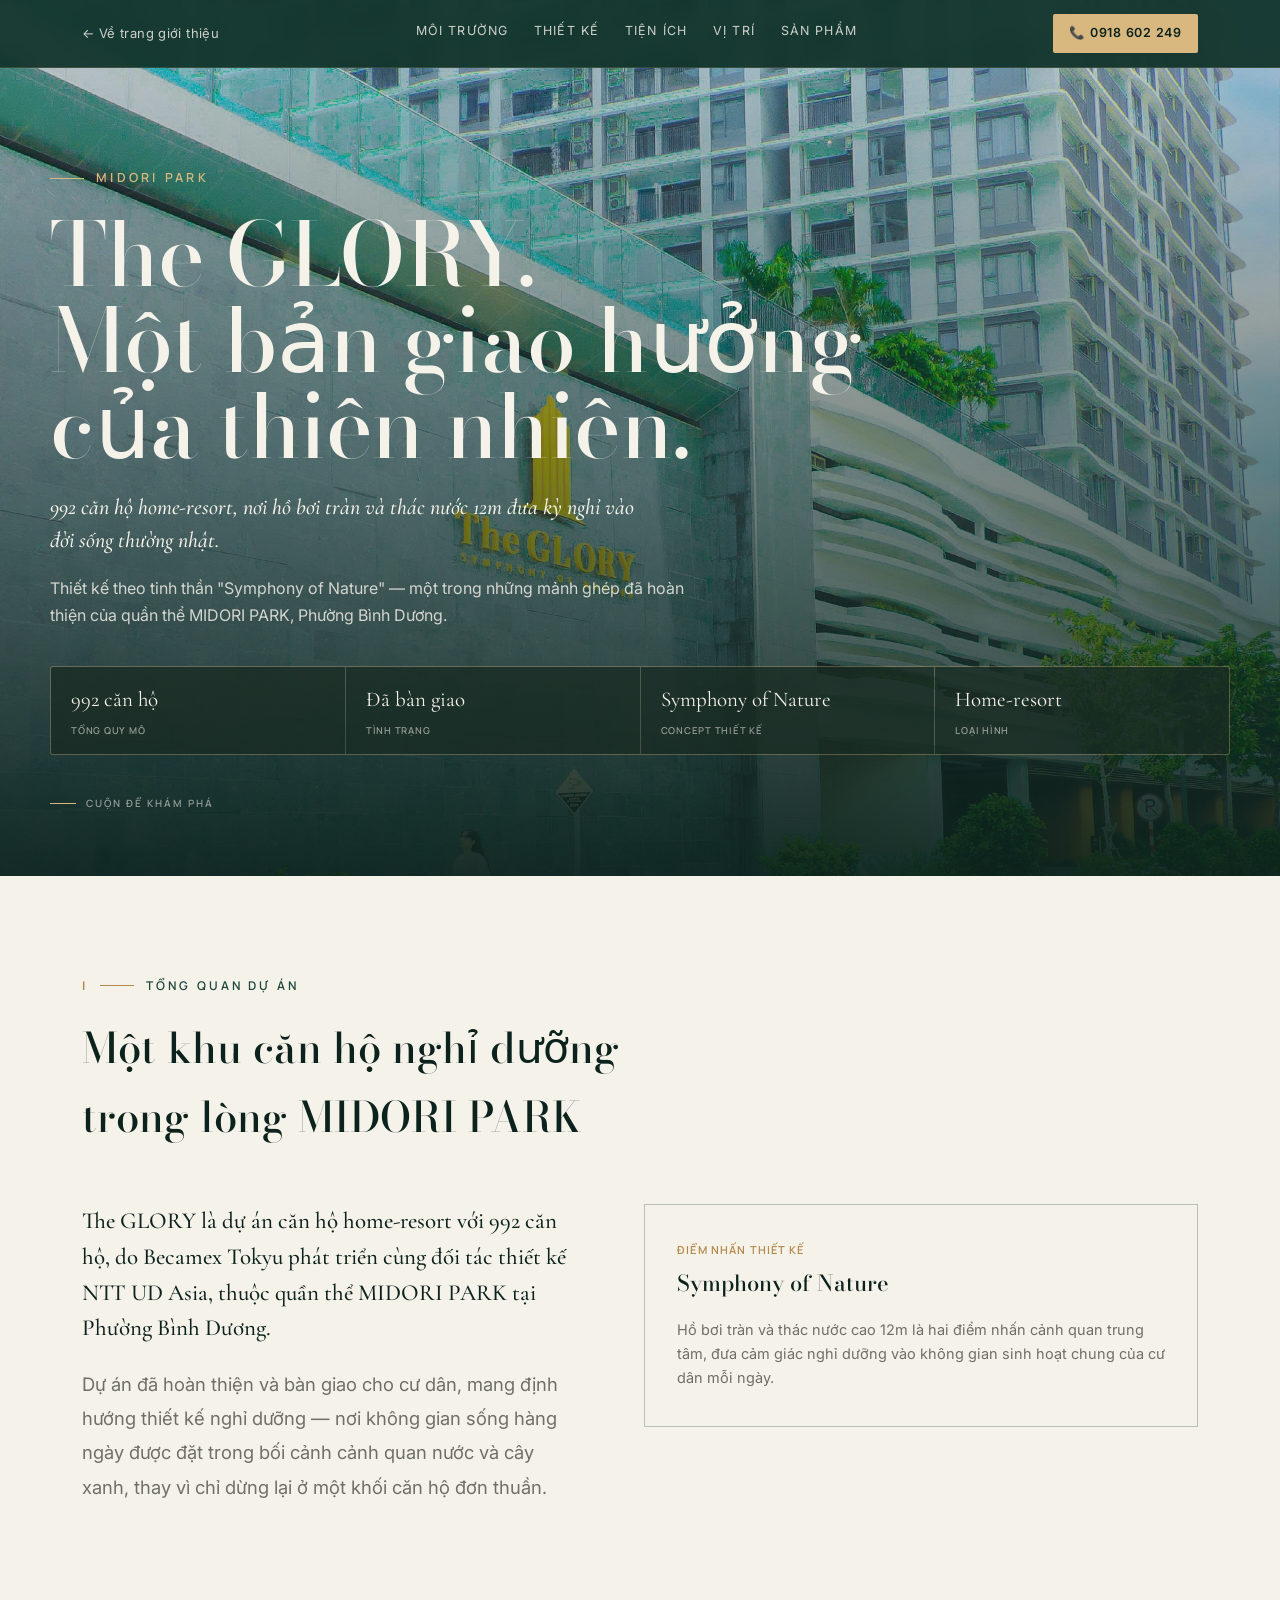
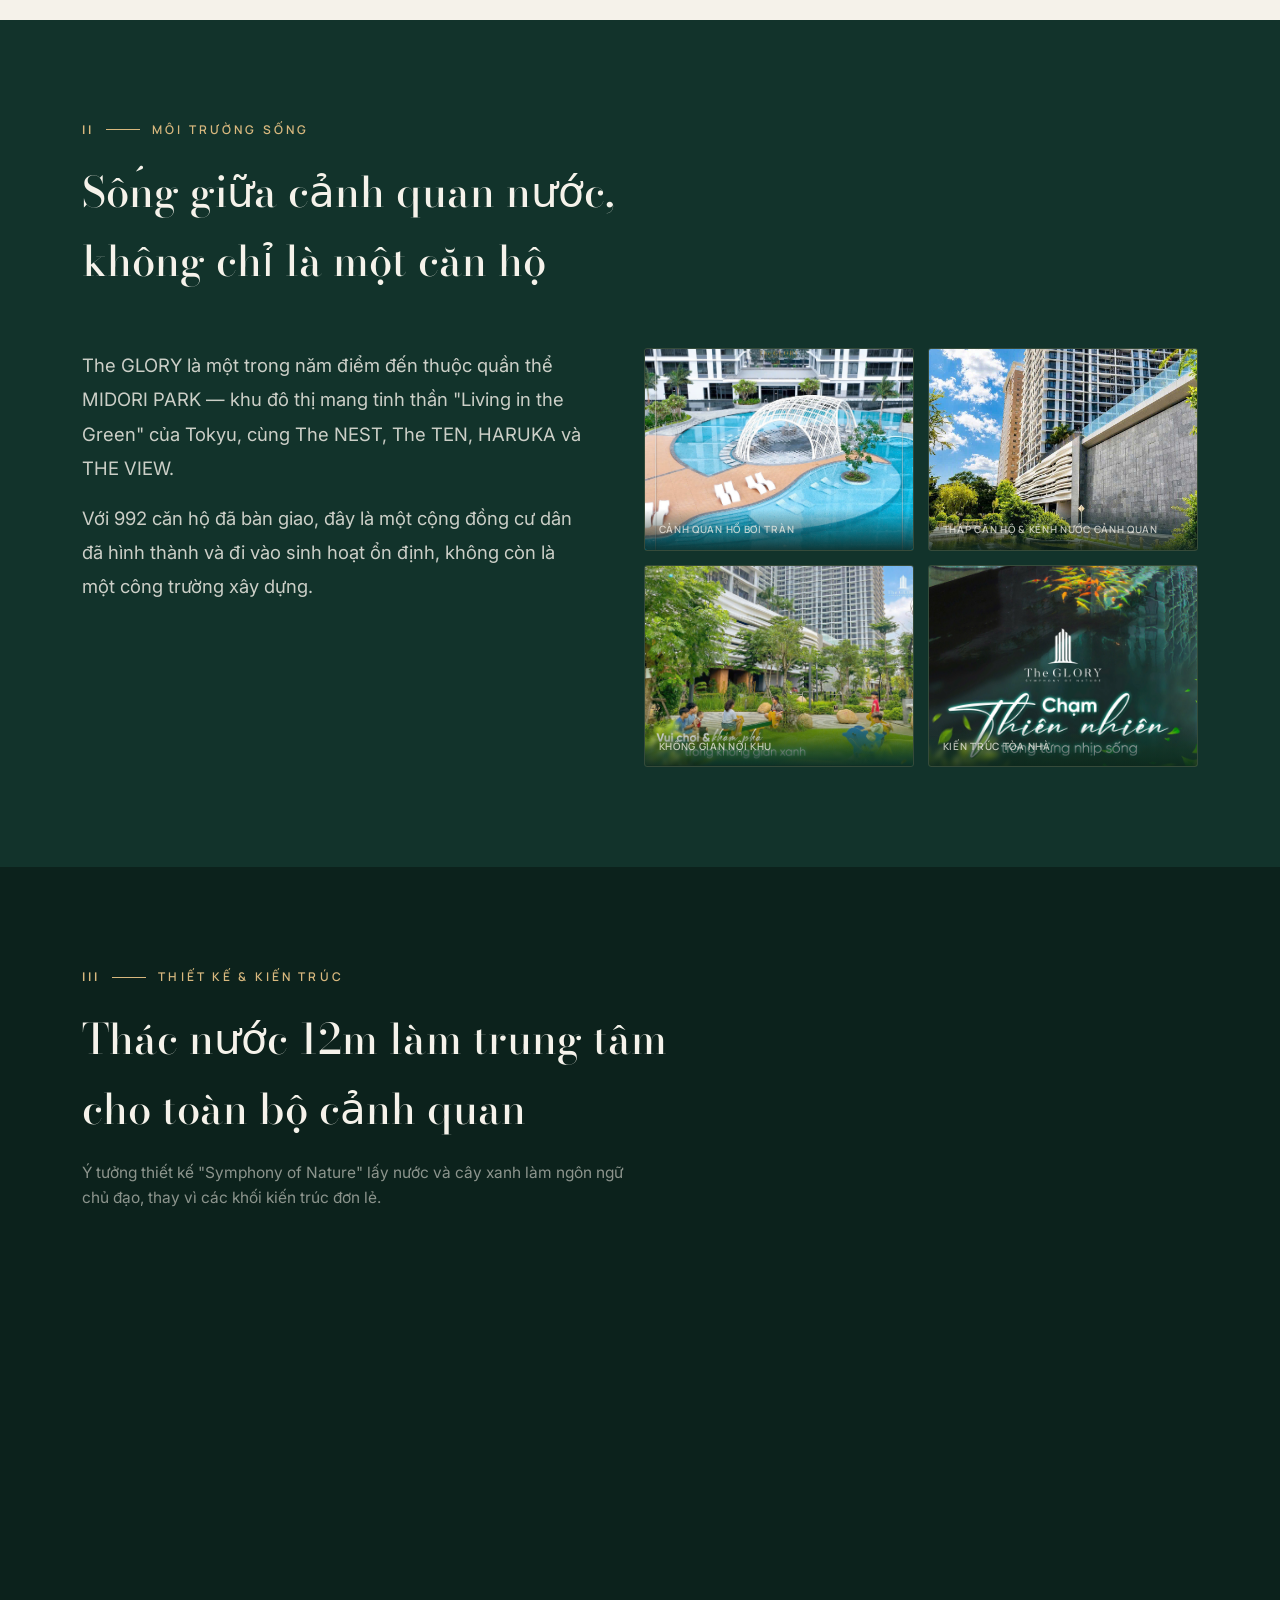
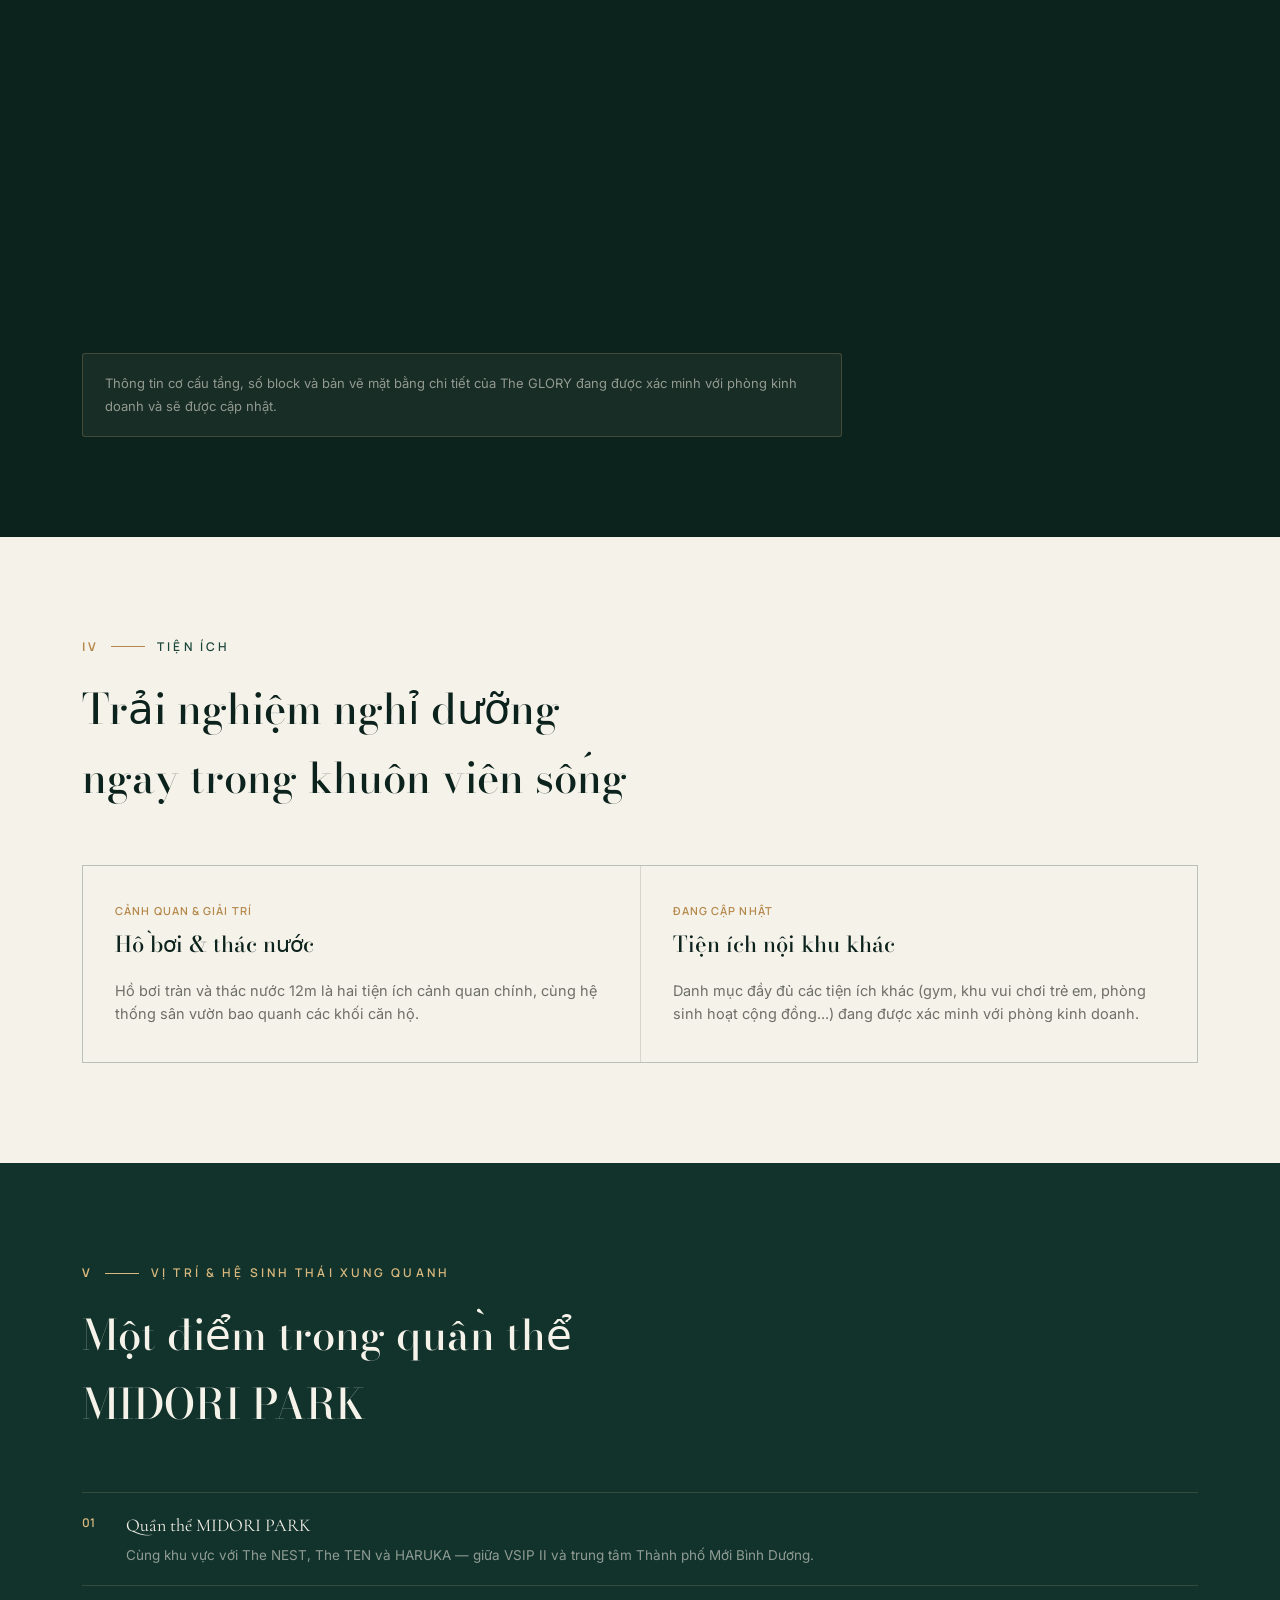
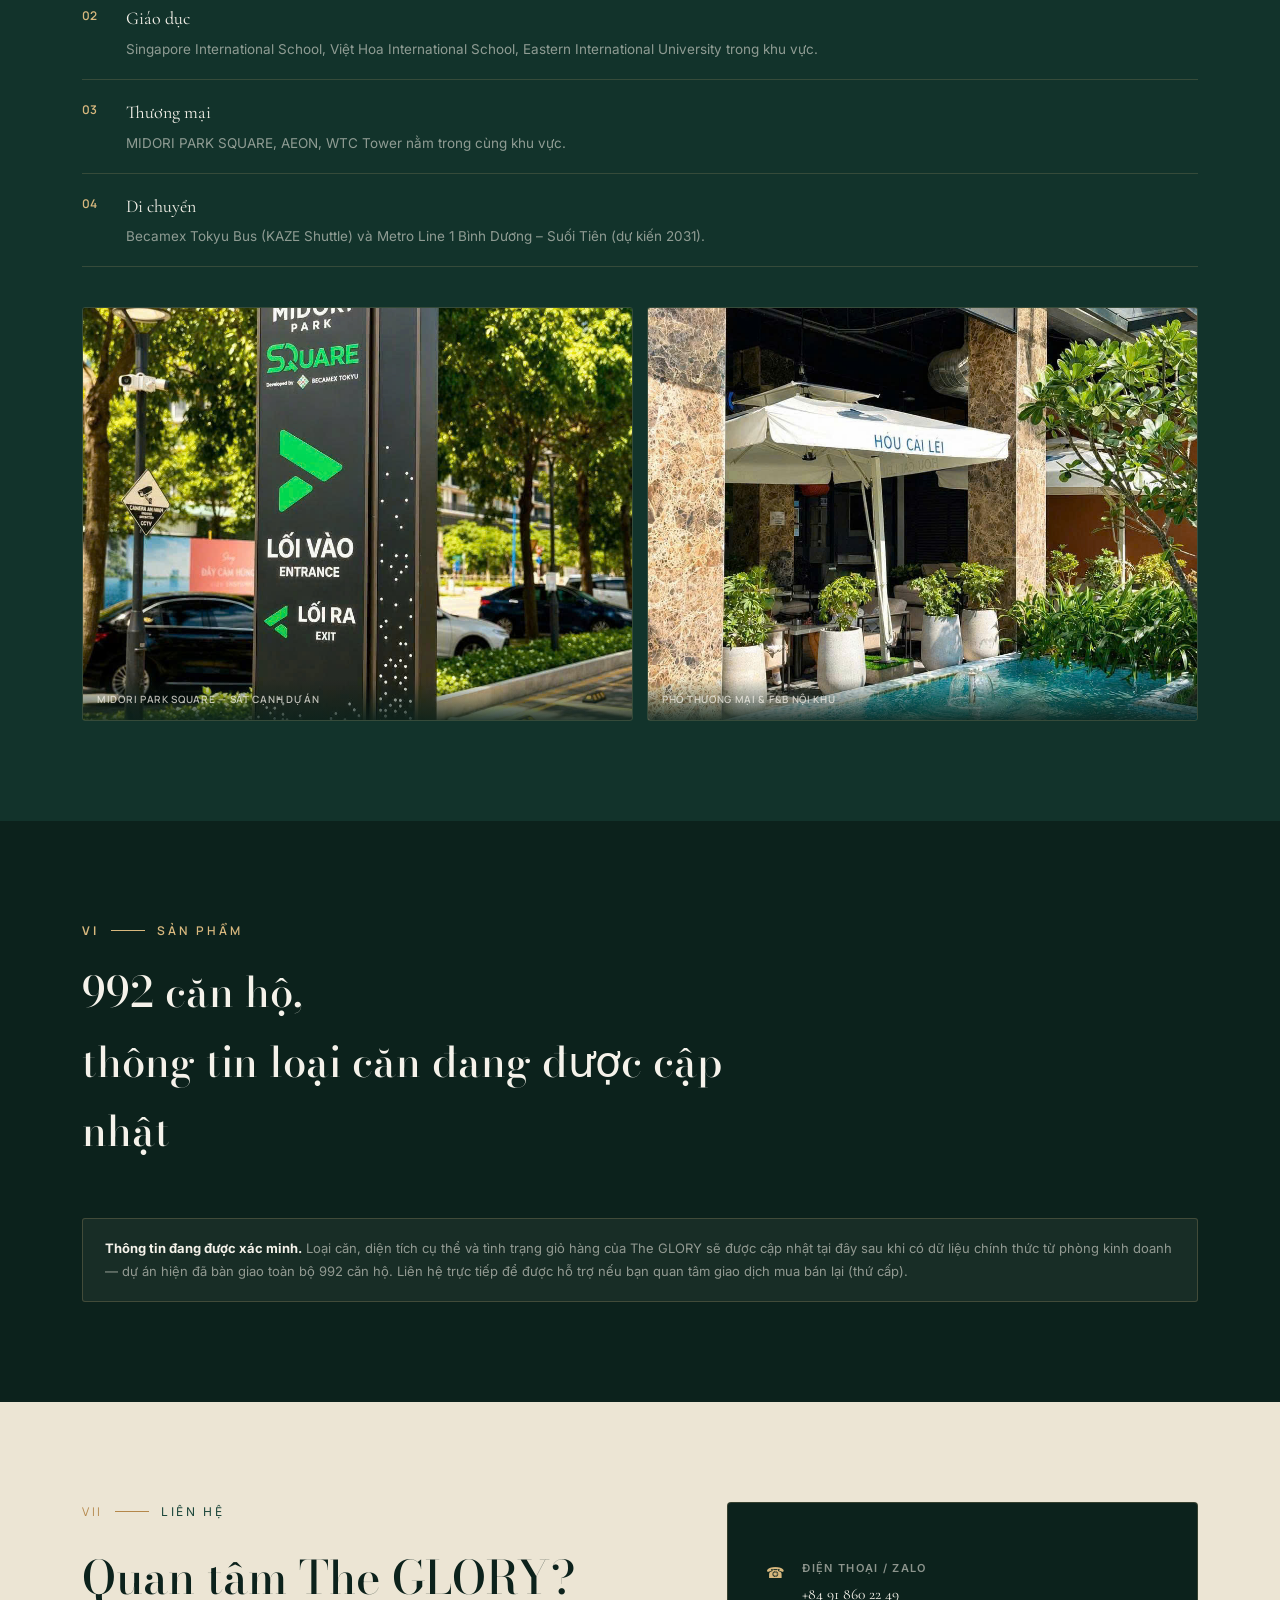
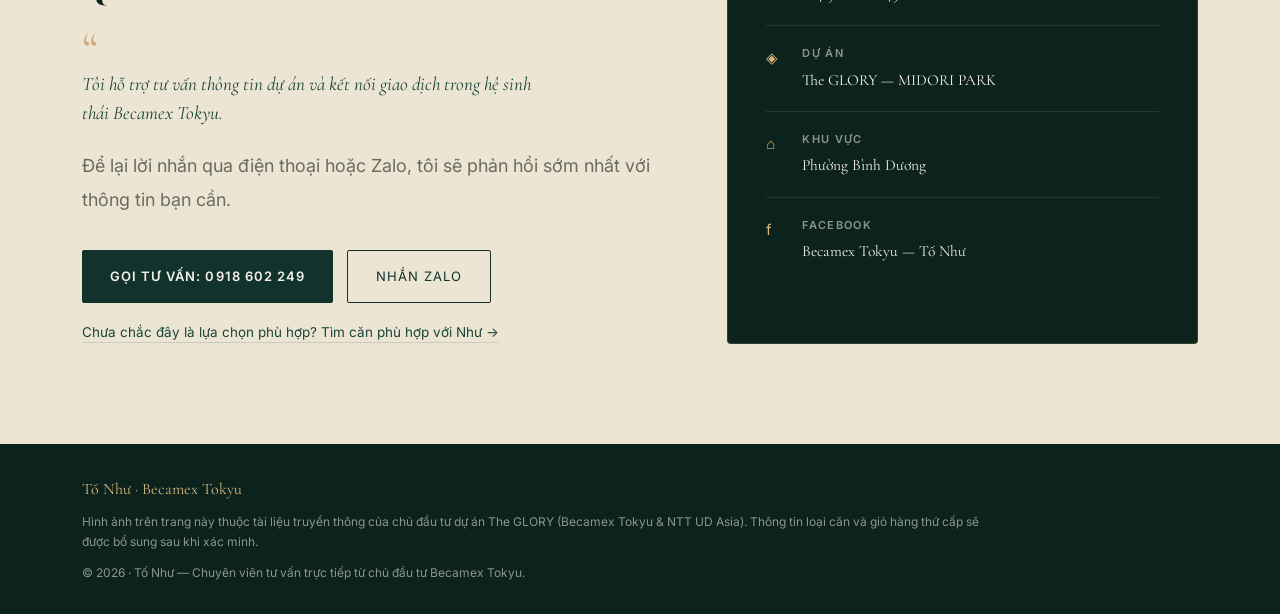
<file: 05_Content/the-glory.html>
<!DOCTYPE html>
<html lang="vi">
<head>
<meta charset="UTF-8">
<meta name="viewport" content="width=device-width, initial-scale=1.0">
<title>The GLORY | Tố Như — Becamex Tokyu</title>
<meta name="description" content="The GLORY — 992 căn hộ home-resort trong quần thể MIDORI PARK, hồ bơi tràn và thác nước 12m theo thiết kế Symphony of Nature. Tư vấn trực tiếp cùng Tố Như.">
<link rel="icon" type="image/svg+xml" href="../assets/favicon.svg">
<link rel="stylesheet" href="../assets/sticky-bar.css">
<link rel="preconnect" href="https://fonts.googleapis.com">
<link rel="preconnect" href="https://fonts.gstatic.com" crossorigin>
<link href="https://fonts.googleapis.com/css2?family=Bodoni+Moda:ital,wght@0,400;0,500;0,600;1,400;1,500&family=Cormorant+Garamond:ital,wght@0,400;0,500;0,600;1,400;1,500;1,600&family=Manrope:wght@500;600;700&family=Inter:wght@300;400;500;600&display=swap" rel="stylesheet">
<style>
  :root{
    --paper:#F5F2EA; --paper-deep:#ECE5D4;
    --forest:#12332B; --forest-2:#1B463A; --forest-3:#0C221C;
    --bronze:#B4874A; --bronze-light:#D8B87E; --terracotta:#B0603F;
    --ink:#1C2119; --ink-soft:rgba(28,33,25,0.62); --ink-faint:rgba(28,33,25,0.38);
    --line:rgba(18,51,43,0.14);
    --on-forest:rgba(245,242,234,0.82); --on-forest-soft:rgba(245,242,234,0.55);
    --font-heading:'Bodoni Moda',serif; --font-accent:'Cormorant Garamond',serif; --font-nav:'Manrope',sans-serif; --font-body:'Inter',sans-serif;
  }
  *{margin:0;padding:0;box-sizing:border-box;}
  html{scroll-behavior:smooth;}
  body{background:var(--paper);color:var(--ink);font-family:var(--font-body);font-weight:400;line-height:1.6;-webkit-font-smoothing:antialiased;overflow-x:hidden;}
  h1,h2,h3,.serif{font-family:var(--font-heading);font-weight:500;letter-spacing:0;}
  .mono{font-family:var(--font-nav);}
  a{color:inherit;text-decoration:none;}
  img{max-width:100%;display:block;}
  .wrap{max-width:1180px;margin:0 auto;padding:0 32px;}
  @media(max-width:640px){.wrap{padding:0 20px;}}
  a:focus-visible, button:focus-visible{outline:2px solid var(--bronze);outline-offset:3px;}
  @media (prefers-reduced-motion: reduce){ *{animation-duration:0.001ms !important; transition-duration:0.001ms !important;} html{scroll-behavior:auto;} }

  header.nav{position:fixed;top:0;left:0;right:0;z-index:100;background:rgba(18,51,43,0.94);backdrop-filter:blur(10px);border-bottom:1px solid rgba(216,184,126,0.18);}
  .nav-inner{display:flex;align-items:center;justify-content:space-between;gap:20px;padding:14px 32px;max-width:1180px;margin:0 auto;}
  .back-link{display:flex;align-items:center;gap:8px;color:var(--on-forest);font-size:13px;letter-spacing:0.03em;flex:0 0 auto;}
  .back-link:hover{color:var(--bronze-light);}
  nav.links{display:flex;gap:26px;}
  nav.links a{color:var(--on-forest);font-size:12.5px;letter-spacing:0.09em;text-transform:uppercase;position:relative;padding-bottom:4px;white-space:nowrap;}
  nav.links a::after{content:"";position:absolute;left:0;bottom:0;width:0;height:1px;background:var(--bronze-light);transition:width .3s ease;}
  nav.links a:hover::after{width:100%;}
  .nav-cta{display:flex;align-items:center;gap:8px;background:var(--bronze-light);color:var(--forest-3);padding:9px 16px;font-size:12.5px;letter-spacing:0.06em;text-transform:uppercase;font-weight:600;border-radius:2px;white-space:nowrap;transition:background .3s ease;}
  .nav-cta:hover{background:#EAD09B;}
  .nav-toggle{display:none;background:none;border:none;color:var(--paper);font-size:22px;cursor:pointer;flex:0 0 auto;}
  @media(max-width:900px){
    nav.links{display:flex;flex-direction:column;gap:0;position:absolute;top:100%;left:0;right:0;background:var(--forest-3);border-bottom:1px solid rgba(216,184,126,0.18);max-height:0;overflow:hidden;transition:max-height .35s ease;}
    nav.links.is-open{max-height:400px;}
    nav.links a{padding:15px 32px;border-top:1px solid rgba(216,184,126,0.1);}
    .nav-toggle{display:block;}
    .nav-cta{display:none;}
  }

  .hero{position:relative;min-height:82vh;display:flex;align-items:flex-end;color:var(--on-forest);overflow:hidden;}
  .hero img.hero-bg{position:absolute;inset:0;width:100%;height:100%;object-fit:cover;}
  .hero::after{content:"";position:absolute;inset:0;background:linear-gradient(180deg, rgba(12,34,28,0.15) 0%, rgba(12,34,28,0.55) 55%, rgba(12,34,28,0.94) 100%);}
  .hero-inner{position:relative;z-index:2;padding:168px 0 64px;width:100%;}
  .eyebrow{display:flex;align-items:center;gap:12px;margin-bottom:22px;color:var(--bronze-light);font-size:12.5px;letter-spacing:0.22em;text-transform:uppercase;}
  .eyebrow .dash{width:34px;height:1px;background:var(--bronze-light);}
  .hero h1{font-size:clamp(48px,7.4vw,88px);color:var(--paper);line-height:0.98;letter-spacing:-0.005em;max-width:820px;}
  .hero-tagline{margin-top:22px;max-width:600px;font-family:var(--font-accent);font-style:italic;font-weight:500;font-size:22px;color:var(--paper);line-height:1.5;}
  .hero-sub{margin-top:18px;max-width:640px;font-size:16px;color:var(--on-forest);}
  .stat-chips{display:flex;flex-wrap:wrap;gap:1px;background:rgba(216,184,126,0.18);margin-top:38px;border:1px solid rgba(216,184,126,0.18);border-radius:3px;overflow:hidden;}
  .stat-chip{flex:1 1 150px;background:rgba(12,34,28,0.72);padding:16px 20px;}
  .stat-chip .fv{font-family:var(--font-accent);font-size:21px;color:var(--paper);white-space:nowrap;}
  .stat-chip .fl{font-family:var(--font-nav);font-size:9.5px;letter-spacing:0.08em;text-transform:uppercase;color:var(--on-forest-soft);margin-top:5px;}
  .hero-scroll{margin-top:40px;display:flex;align-items:center;gap:10px;color:var(--on-forest-soft);font-family:var(--font-nav);font-size:10px;letter-spacing:0.2em;text-transform:uppercase;}
  .hero-scroll .stem{width:26px;height:1px;background:var(--bronze-light);}

  .section{padding:100px 0;}
  .section.tight{padding:80px 0;}
  .head{max-width:660px;margin-bottom:52px;}
  .head .kicker{display:flex;align-items:center;flex-wrap:wrap;row-gap:6px;gap:12px;color:var(--forest-2);font-size:12px;letter-spacing:0.22em;text-transform:uppercase;margin-bottom:18px;}
  .head .kicker .dash{width:34px;height:1px;background:var(--bronze);flex:0 0 auto;}
  .head .kicker .chapter-num{font-family:var(--font-nav);color:var(--bronze);}
  .head h2{font-size:clamp(28px,3.8vw,42px);color:var(--forest-3);}
  .head p{margin-top:16px;color:var(--ink-soft);font-size:15.5px;max-width:560px;}
  .section.on-forest{background:var(--forest);color:var(--on-forest);}
  .section.on-forest .head .kicker,
  .section.on-forest .head .kicker .chapter-num{color:var(--bronze-light);}
  .section.on-forest .head .kicker .dash{background:var(--bronze-light);}
  .section.on-forest .head h2{color:var(--paper);}
  .section.on-forest .head p{color:var(--on-forest-soft);}
  .section.deep{background:var(--forest-3);color:var(--on-forest);}
  .section.deep .head .kicker,
  .section.deep .head .kicker .chapter-num{color:var(--bronze-light);}
  .section.deep .head .kicker .dash{background:var(--bronze-light);}
  .section.deep .head h2{color:var(--paper);}
  .section.deep .head p{color:var(--on-forest-soft);}

  .prose p{color:var(--ink-soft);font-size:16px;margin-bottom:16px;max-width:640px;}
  .prose.on-dark p{color:var(--on-forest);}
  .prose p.lead{font-family:var(--font-accent);font-size:23px;color:var(--forest-3);font-weight:500;line-height:1.5;margin-bottom:20px;}
  .prose.on-dark p.lead{color:var(--paper);}

  .two-col{display:grid;grid-template-columns:0.95fr 1.05fr;gap:60px;align-items:start;}
  @media(max-width:900px){.two-col{grid-template-columns:1fr;gap:40px;}}

  .photo-grid{display:grid;grid-template-columns:1fr 1fr;gap:14px;}
  .photo-grid .ph{position:relative;overflow:hidden;border-radius:3px;border:1px solid rgba(216,184,126,0.18);}
  .photo-grid .ph img{width:100%;height:100%;object-fit:cover;transition:transform .6s ease;}
  .photo-grid .ph:hover img{transform:scale(1.04);}
  .photo-grid .ph.tall{grid-row:span 2;aspect-ratio:3/4;}
  .photo-grid .ph.wide{aspect-ratio:4/3;}
  .photo-grid .ph .cap{position:absolute;left:0;right:0;bottom:0;padding:12px 14px;background:linear-gradient(0deg, rgba(12,34,28,0.86), transparent);font-family:var(--font-nav);font-size:10px;letter-spacing:0.07em;text-transform:uppercase;color:rgba(245,242,234,0.75);}

  .feature-cols{display:grid;grid-template-columns:1fr 1fr;gap:1px;background:var(--line);border:1px solid var(--line);}
  @media(max-width:760px){.feature-cols{grid-template-columns:1fr;}}
  .feature-col{background:var(--paper);padding:36px 32px;}
  .feature-col .ac-label{font-family:var(--font-nav);font-size:11px;letter-spacing:0.1em;text-transform:uppercase;color:var(--bronze);margin-bottom:6px;}
  .feature-col h3{font-size:22px;color:var(--forest-3);margin-bottom:16px;}
  .feature-col p{font-size:14.5px;color:var(--ink-soft);}

  .map-list{display:flex;flex-direction:column;border-top:1px solid var(--line);}
  .map-item{display:flex;gap:18px;padding:18px 0;border-bottom:1px solid var(--line);}
  .map-item .mk{font-family:var(--font-nav);font-size:12px;color:var(--bronze);flex:0 0 auto;padding-top:2px;min-width:26px;}
  .map-item .mt{font-family:var(--font-accent);font-size:18px;color:var(--forest-3);margin-bottom:4px;}
  .map-item p{font-size:13.5px;color:var(--ink-soft);line-height:1.5;}
  .map-frame{border-radius:4px;overflow:hidden;border:1px solid var(--line);min-height:340px;background:var(--paper-deep);filter:grayscale(0.15) contrast(1.02);}
  .map-frame iframe{width:100%;height:100%;min-height:340px;display:block;}
  .map-grid{display:grid;grid-template-columns:1fr 1.05fr;gap:44px;align-items:stretch;}
  @media(max-width:900px){.map-grid{grid-template-columns:1fr;}}

  .note-box{margin-top:28px;padding:18px 22px;border:1px solid var(--line);border-radius:3px;background:var(--paper-deep);font-size:13px;color:var(--ink-soft);max-width:760px;}
  .note-box.on-dark{border-color:rgba(216,184,126,0.22);background:rgba(245,242,234,0.05);color:var(--on-forest-soft);}

  .contact{background:var(--paper-deep);}
  .contact-grid{display:grid;grid-template-columns:1.1fr 0.9fr;gap:70px;}
  @media(max-width:900px){.contact-grid{grid-template-columns:1fr;gap:44px;}}
  .contact-copy h2{font-size:clamp(30px,4.2vw,46px);color:var(--forest-3);margin-bottom:20px;}
  .contact-copy .refrain{font-family:var(--font-accent);font-style:italic;font-size:19px;color:var(--forest-2);max-width:460px;margin-bottom:22px;line-height:1.5;}
  .contact-copy p.desc{color:var(--ink-soft);font-size:16px;max-width:460px;margin-bottom:34px;}
  .contact-actions{display:flex;flex-wrap:wrap;gap:14px;}
  .btn-dark{background:var(--forest);color:var(--paper);padding:15px 28px;font-size:13px;letter-spacing:0.08em;text-transform:uppercase;font-weight:600;border-radius:2px;display:inline-flex;align-items:center;gap:10px;transition:background .3s ease;}
  .btn-dark:hover{background:var(--forest-3);}
  .btn-outline{border:1px solid var(--forest);color:var(--forest);padding:15px 28px;font-size:13px;letter-spacing:0.08em;text-transform:uppercase;border-radius:2px;transition:all .3s ease;}
  .btn-outline:hover{background:var(--forest);color:var(--paper);}
  .contact-card{background:var(--forest-3);border-radius:4px;padding:38px;color:var(--on-forest);border:1px solid rgba(216,184,126,0.2);}
  .contact-card .row{display:flex;gap:16px;padding:18px 0;border-bottom:1px solid rgba(216,184,126,0.14);}
  .contact-card .row:last-child{border-bottom:none;}
  .contact-card .row .ic{color:var(--bronze-light);font-size:15px;width:20px;padding-top:2px;}
  .contact-card .row .t{font-size:11px;letter-spacing:0.12em;text-transform:uppercase;color:var(--on-forest-soft);margin-bottom:5px;}
  .contact-card .row .v{font-size:15.5px;color:var(--paper);font-family:var(--font-accent);}

  footer{background:var(--forest-3);color:var(--on-forest-soft);padding:32px 0;}
  .footer-inner{display:flex;flex-direction:column;gap:10px;font-size:12px;}
  .footer-inner .fmark{color:var(--bronze-light);font-family:var(--font-accent);font-size:16px;}
  .footer-inner p{max-width:900px;color:var(--on-forest-soft);}

  .reveal{opacity:0;transform:translateY(18px);transition:opacity .7s ease, transform .7s ease;}
  .reveal.in{opacity:1;transform:translateY(0);}

  /* ===== TYPOGRAPHY REFINEMENT — LUXURY EDITORIAL SYSTEM ===== */
  body{line-height:1.65;}
  .eyebrow, .head .kicker{font-family:var(--font-nav);letter-spacing:0.26em;font-weight:600;}
  .head .kicker .chapter-num{font-weight:700;}
  .stat-chip .fl, .fact-grid .fl, .ac-label, .g-label, .tower-row .fl-num, .map-item .mk,
  .photo-grid .ph .cap, .contact-card .row .t, .hero-scroll{font-weight:600;}
  .prose p{line-height:1.85;font-size:clamp(16.5px,1.6vw,18.5px);max-width:700px;}
  .prose p.lead{line-height:1.55;}
  .contact-copy p.desc{line-height:1.85;font-size:clamp(16.5px,1.5vw,18px);max-width:700px;}
  .map-item p{line-height:1.7;}
  .footer-inner p{line-height:1.7;}
  .note-box{line-height:1.75;}
  .contact-copy .refrain{position:relative;}
  .contact-copy .refrain::before{
    content:"“";display:block;font-family:var(--font-accent);font-style:normal;
    font-size:48px;line-height:0.6;color:var(--bronze);opacity:0.6;margin-bottom:6px;
  }
</style>
</head>
<body>

<header class="nav">
  <div class="nav-inner">
    <a class="back-link" href="../index.html">&larr; Về trang giới thiệu</a>
    <nav class="links" id="navLinks">
      <a href="#moi-truong">Môi trường</a>
      <a href="#thiet-ke">Thiết kế</a>
      <a href="#tien-ich">Tiện ích</a>
      <a href="#vi-tri">Vị trí</a>
      <a href="#san-pham">Sản phẩm</a>
    </nav>
    <a class="nav-cta" href="tel:+84918602249">📞 0918 602 249</a>
    <button class="nav-toggle" id="navToggle" aria-label="Menu" aria-expanded="false">☰</button>
  </div>
</header>

<section class="hero">
  <img class="hero-bg" src="../image-web/The%20GLORY/My%20Documents%20%5B22-07-2026%2009_58%5D/f59c0d0cd68b57d50e9a11.jpg" alt="Toàn cảnh The GLORY">
  <div class="wrap hero-inner">
    <div class="eyebrow"><span class="dash"></span> MIDORI PARK</div>
    <h1>The GLORY.<br>Một bản giao hưởng của thiên nhiên.</h1>
    <p class="hero-tagline">992 căn hộ home-resort, nơi hồ bơi tràn và thác nước 12m đưa kỳ nghỉ vào đời sống thường nhật.</p>
    <p class="hero-sub">Thiết kế theo tinh thần "Symphony of Nature" — một trong những mảnh ghép đã hoàn thiện của quần thể MIDORI PARK, Phường Bình Dương.</p>
    <div class="stat-chips">
      <div class="stat-chip"><div class="fv">992 căn hộ</div><div class="fl">Tổng quy mô</div></div>
      <div class="stat-chip"><div class="fv">Đã bàn giao</div><div class="fl">Tình trạng</div></div>
      <div class="stat-chip"><div class="fv">Symphony of Nature</div><div class="fl">Concept thiết kế</div></div>
      <div class="stat-chip"><div class="fv">Home-resort</div><div class="fl">Loại hình</div></div>
    </div>
    <div class="hero-scroll"><span class="stem"></span><span>Cuộn để khám phá</span></div>
  </div>
</section>

<section class="section" id="tong-quan">
  <div class="wrap">
    <div class="head reveal">
      <div class="kicker"><span class="chapter-num">I</span><span class="dash"></span> Tổng quan dự án</div>
      <h2>Một khu căn hộ nghỉ dưỡng<br>trong lòng MIDORI PARK</h2>
    </div>
    <div class="two-col">
      <div class="prose reveal">
        <p class="lead">The GLORY là dự án căn hộ home-resort với 992 căn hộ, do Becamex Tokyu phát triển cùng đối tác thiết kế NTT UD Asia, thuộc quần thể MIDORI PARK tại Phường Bình Dương.</p>
        <p>Dự án đã hoàn thiện và bàn giao cho cư dân, mang định hướng thiết kế nghỉ dưỡng — nơi không gian sống hàng ngày được đặt trong bối cảnh cảnh quan nước và cây xanh, thay vì chỉ dừng lại ở một khối căn hộ đơn thuần.</p>
      </div>
      <div class="reveal">
        <div class="feature-cols" style="grid-template-columns:1fr;">
          <div class="feature-col">
            <div class="ac-label">Điểm nhấn thiết kế</div>
            <h3>Symphony of Nature</h3>
            <p>Hồ bơi tràn và thác nước cao 12m là hai điểm nhấn cảnh quan trung tâm, đưa cảm giác nghỉ dưỡng vào không gian sinh hoạt chung của cư dân mỗi ngày.</p>
          </div>
        </div>
      </div>
    </div>
  </div>
</section>

<section class="section on-forest" id="moi-truong">
  <div class="wrap">
    <div class="head reveal">
      <div class="kicker"><span class="chapter-num">II</span><span class="dash"></span> Môi trường sống</div>
      <h2>Sống giữa cảnh quan nước,<br>không chỉ là một căn hộ</h2>
    </div>
    <div class="two-col">
      <div class="prose on-dark reveal">
        <p>The GLORY là một trong năm điểm đến thuộc quần thể MIDORI PARK — khu đô thị mang tinh thần "Living in the Green" của Tokyu, cùng The NEST, The TEN, HARUKA và THE VIEW.</p>
        <p>Với 992 căn hộ đã bàn giao, đây là một cộng đồng cư dân đã hình thành và đi vào sinh hoạt ổn định, không còn là một công trường xây dựng.</p>
      </div>
      <div class="photo-grid reveal">
        <div class="ph wide"><img src="../image-web/The%20GLORY/My%20Documents%20%5B22-07-2026%2009_58%5D/c69713efd66857360e7914.jpg" alt="The GLORY — cảnh quan nước"><div class="cap">Cảnh quan hồ bơi tràn</div></div>
        <div class="ph wide"><img src="../image-web/The%20GLORY/My%20Documents%20%5B22-07-2026%2009_58%5D/SALES-TH%C3%94NG%20TIN%20KH%C3%81C%20%5B27-07-2026%2009_34%5D/2aoboqnfiucmr9m9xgim4bz6ocdwvygt4cacsvtq2.jpg" alt="The GLORY — tháp căn hộ và kênh nước cảnh quan"><div class="cap">Tháp căn hộ &amp; kênh nước cảnh quan</div></div>
        <div class="ph wide"><img src="../image-web/The%20GLORY/My%20Documents%20%5B22-07-2026%2009_58%5D/d23612fcc97b4825116a13.jpg" alt="The GLORY — không gian dự án"><div class="cap">Không gian nội khu</div></div>
        <div class="ph wide"><img src="../image-web/The%20GLORY/My%20Documents%20%5B22-07-2026%2009_58%5D/f3cd2d5cf6db77852eca12.jpg" alt="The GLORY — kiến trúc dự án"><div class="cap">Kiến trúc tòa nhà</div></div>
      </div>
    </div>
  </div>
</section>

<section class="section deep" id="thiet-ke">
  <div class="wrap">
    <div class="head reveal">
      <div class="kicker"><span class="chapter-num">III</span><span class="dash"></span> Thiết kế &amp; kiến trúc</div>
      <h2>Thác nước 12m làm trung tâm<br>cho toàn bộ cảnh quan</h2>
      <p>Ý tưởng thiết kế "Symphony of Nature" lấy nước và cây xanh làm ngôn ngữ chủ đạo, thay vì các khối kiến trúc đơn lẻ.</p>
    </div>
    <div class="photo-grid reveal" style="max-width:560px;grid-template-columns:1fr;margin-bottom:44px;">
      <div class="ph wide"><img src="../image-web/The%20GLORY/My%20Documents%20%5B22-07-2026%2009_58%5D/SALES-TH%C3%94NG%20TIN%20KH%C3%81C%20%5B27-07-2026%2009_34%5D/2aoboqnfiu9js6gkoljyvbt38dawppxsr40zetgw1.jpg" alt="The GLORY — cổng vào và bảng hiệu dự án"><div class="cap">Cổng vào &amp; bảng hiệu dự án</div></div>
    </div>
    <div class="feature-cols reveal">
      <div class="feature-col">
        <div class="ac-label">Cảnh quan trung tâm</div>
        <h3>Hồ bơi tràn</h3>
        <p>Hồ bơi thiết kế tràn viền, tạo cảm giác liền mạch giữa mặt nước và không gian xung quanh — điểm sinh hoạt chung của cư dân.</p>
      </div>
      <div class="feature-col">
        <div class="ac-label">Điểm nhấn kiến trúc</div>
        <h3>Thác nước 12m</h3>
        <p>Một trong những hạng mục cảnh quan nổi bật của dự án, góp phần định hình trải nghiệm "home-resort" xuyên suốt khuôn viên.</p>
      </div>
    </div>
    <div class="note-box on-dark">Thông tin cơ cấu tầng, số block và bản vẽ mặt bằng chi tiết của The GLORY đang được xác minh với phòng kinh doanh và sẽ được cập nhật.</div>
  </div>
</section>

<section class="section" id="tien-ich">
  <div class="wrap">
    <div class="head reveal">
      <div class="kicker"><span class="chapter-num">IV</span><span class="dash"></span> Tiện ích</div>
      <h2>Trải nghiệm nghỉ dưỡng<br>ngay trong khuôn viên sống</h2>
    </div>
    <div class="feature-cols reveal">
      <div class="feature-col">
        <div class="ac-label">Cảnh quan &amp; giải trí</div>
        <h3>Hồ bơi &amp; thác nước</h3>
        <p>Hồ bơi tràn và thác nước 12m là hai tiện ích cảnh quan chính, cùng hệ thống sân vườn bao quanh các khối căn hộ.</p>
      </div>
      <div class="feature-col">
        <div class="ac-label">Đang cập nhật</div>
        <h3>Tiện ích nội khu khác</h3>
        <p>Danh mục đầy đủ các tiện ích khác (gym, khu vui chơi trẻ em, phòng sinh hoạt cộng đồng...) đang được xác minh với phòng kinh doanh.</p>
      </div>
    </div>
  </div>
</section>

<section class="section on-forest" id="vi-tri">
  <div class="wrap">
    <div class="head reveal">
      <div class="kicker"><span class="chapter-num">V</span><span class="dash"></span> Vị trí &amp; hệ sinh thái xung quanh</div>
      <h2>Một điểm trong quần thể<br>MIDORI PARK</h2>
    </div>
    <div class="map-list reveal" style="border-top-color:rgba(216,184,126,0.18);">
      <div class="map-item" style="border-bottom-color:rgba(216,184,126,0.18);"><span class="mk" style="color:var(--bronze-light);">01</span><div><div class="mt" style="color:var(--paper);">Quần thể MIDORI PARK</div><p style="color:var(--on-forest-soft);">Cùng khu vực với The NEST, The TEN và HARUKA — giữa VSIP II và trung tâm Thành phố Mới Bình Dương.</p></div></div>
      <div class="map-item" style="border-bottom-color:rgba(216,184,126,0.18);"><span class="mk" style="color:var(--bronze-light);">02</span><div><div class="mt" style="color:var(--paper);">Giáo dục</div><p style="color:var(--on-forest-soft);">Singapore International School, Việt Hoa International School, Eastern International University trong khu vực.</p></div></div>
      <div class="map-item" style="border-bottom-color:rgba(216,184,126,0.18);"><span class="mk" style="color:var(--bronze-light);">03</span><div><div class="mt" style="color:var(--paper);">Thương mại</div><p style="color:var(--on-forest-soft);">MIDORI PARK SQUARE, AEON, WTC Tower nằm trong cùng khu vực.</p></div></div>
      <div class="map-item" style="border-bottom-color:rgba(216,184,126,0.18);"><span class="mk" style="color:var(--bronze-light);">04</span><div><div class="mt" style="color:var(--paper);">Di chuyển</div><p style="color:var(--on-forest-soft);">Becamex Tokyu Bus (KAZE Shuttle) và Metro Line 1 Bình Dương – Suối Tiên (dự kiến 2031).</p></div></div>
    </div>
    <div class="photo-grid reveal" style="margin-top:40px;">
      <div class="ph wide"><img src="../image-web/The%20GLORY/My%20Documents%20%5B22-07-2026%2009_58%5D/SALES-TH%C3%94NG%20TIN%20KH%C3%81C%20%5B27-07-2026%2009_34%5D/2aoboqnfixqujiyzsd3oaouroi3cgpeladpypjli5.jpg" alt="Bảng chỉ dẫn lối vào MIDORI PARK SQUARE"><div class="cap">MIDORI PARK SQUARE — sát cạnh dự án</div></div>
      <div class="ph wide"><img src="../image-web/The%20GLORY/My%20Documents%20%5B22-07-2026%2009_58%5D/SALES-TH%C3%94NG%20TIN%20KH%C3%81C%20%5B27-07-2026%2009_34%5D/2aoboqnfixpgv55uy6soktpnwoixwmgfyj8z5sgs4.jpg" alt="Phố thương mại trong khuôn viên dự án"><div class="cap">Phố thương mại &amp; F&amp;B nội khu</div></div>
    </div>
  </div>
</section>

<section class="section deep" id="san-pham">
  <div class="wrap">
    <div class="head reveal">
      <div class="kicker"><span class="chapter-num">VI</span><span class="dash"></span> Sản phẩm</div>
      <h2>992 căn hộ,<br>thông tin loại căn đang được cập nhật</h2>
    </div>
    <div class="note-box on-dark" style="max-width:100%;">
      <strong style="color:var(--paper);">Thông tin đang được xác minh.</strong> Loại căn, diện tích cụ thể và tình trạng giỏ hàng của The GLORY sẽ được cập nhật tại đây sau khi có dữ liệu chính thức từ phòng kinh doanh — dự án hiện đã bàn giao toàn bộ 992 căn hộ. Liên hệ trực tiếp để được hỗ trợ nếu bạn quan tâm giao dịch mua bán lại (thứ cấp).
    </div>
  </div>
</section>

<section class="section contact" id="lien-he">
  <div class="wrap contact-grid">
    <div class="contact-copy reveal">
      <div class="kicker" style="display:flex;align-items:center;gap:12px;color:var(--forest-2);font-size:12px;letter-spacing:0.22em;text-transform:uppercase;margin-bottom:18px;">
        <span class="chapter-num mono" style="color:var(--bronze);">VII</span><span class="dash" style="width:34px;height:1px;background:var(--bronze);"></span> Liên hệ
      </div>
      <h2>Quan tâm The GLORY?</h2>
      <p class="refrain">Tôi hỗ trợ tư vấn thông tin dự án và kết nối giao dịch trong hệ sinh thái Becamex Tokyu.</p>
      <p class="desc">Để lại lời nhắn qua điện thoại hoặc Zalo, tôi sẽ phản hồi sớm nhất với thông tin bạn cần.</p>
      <div class="contact-actions">
        <a class="btn-dark" href="tel:+84918602249">Gọi tư vấn: 0918 602 249</a>
        <a class="btn-outline" href="https://zalo.me/0918602249" target="_blank" rel="noopener">Nhắn Zalo</a>
      </div>
      <p style="margin-top:18px;font-size:13.5px;"><a href="../index.html#tim-can-phu-hop" style="color:var(--forest-2);border-bottom:1px solid var(--line);padding-bottom:2px;">Chưa chắc đây là lựa chọn phù hợp? Tìm căn phù hợp với Như →</a></p>
    </div>
    <div class="contact-card reveal">
      <div class="row"><span class="ic">☎</span><div><div class="t">Điện thoại / Zalo</div><div class="v">+84 91 860 22 49</div></div></div>
      <div class="row"><span class="ic">◈</span><div><div class="t">Dự án</div><div class="v">The GLORY — MIDORI PARK</div></div></div>
      <div class="row"><span class="ic">⌂</span><div><div class="t">Khu vực</div><div class="v">Phường Bình Dương</div></div></div>
      <div class="row"><span class="ic">f</span><div><div class="t">Facebook</div><div class="v"><a href="https://www.facebook.com/profile.php?id=100034539233437" target="_blank" rel="noopener">Becamex Tokyu — Tố Như</a></div></div></div>
    </div>
  </div>
</section>

<footer>
  <div class="wrap footer-inner">
    <div class="fmark">Tố Như · Becamex Tokyu</div>
    <p>Hình ảnh trên trang này thuộc tài liệu truyền thông của chủ đầu tư dự án The GLORY (Becamex Tokyu &amp; NTT UD Asia). Thông tin loại căn và giỏ hàng thứ cấp sẽ được bổ sung sau khi xác minh.</p>
    <div>© 2026 · Tố Như — Chuyên viên tư vấn trực tiếp từ chủ đầu tư Becamex Tokyu.</div>
  </div>
</footer>

<script>
  const revealEls = document.querySelectorAll('.reveal');
  const io = new IntersectionObserver((entries)=>{
    entries.forEach(e=>{ if(e.isIntersecting){ e.target.classList.add('in'); io.unobserve(e.target); } });
  }, {threshold:0.15});
  revealEls.forEach(el=>io.observe(el));

  const navToggle = document.getElementById('navToggle');
  const navLinks = document.getElementById('navLinks');
  navToggle.addEventListener('click', ()=>{
    const open = navLinks.classList.toggle('is-open');
    navToggle.setAttribute('aria-expanded', open ? 'true' : 'false');
  });
  navLinks.querySelectorAll('a').forEach(a=>{
    a.addEventListener('click', ()=>{ navLinks.classList.remove('is-open'); navToggle.setAttribute('aria-expanded','false'); });
  });
</script>

<script src="../assets/sticky-bar.js"></script>
</body>
</html>
</file>
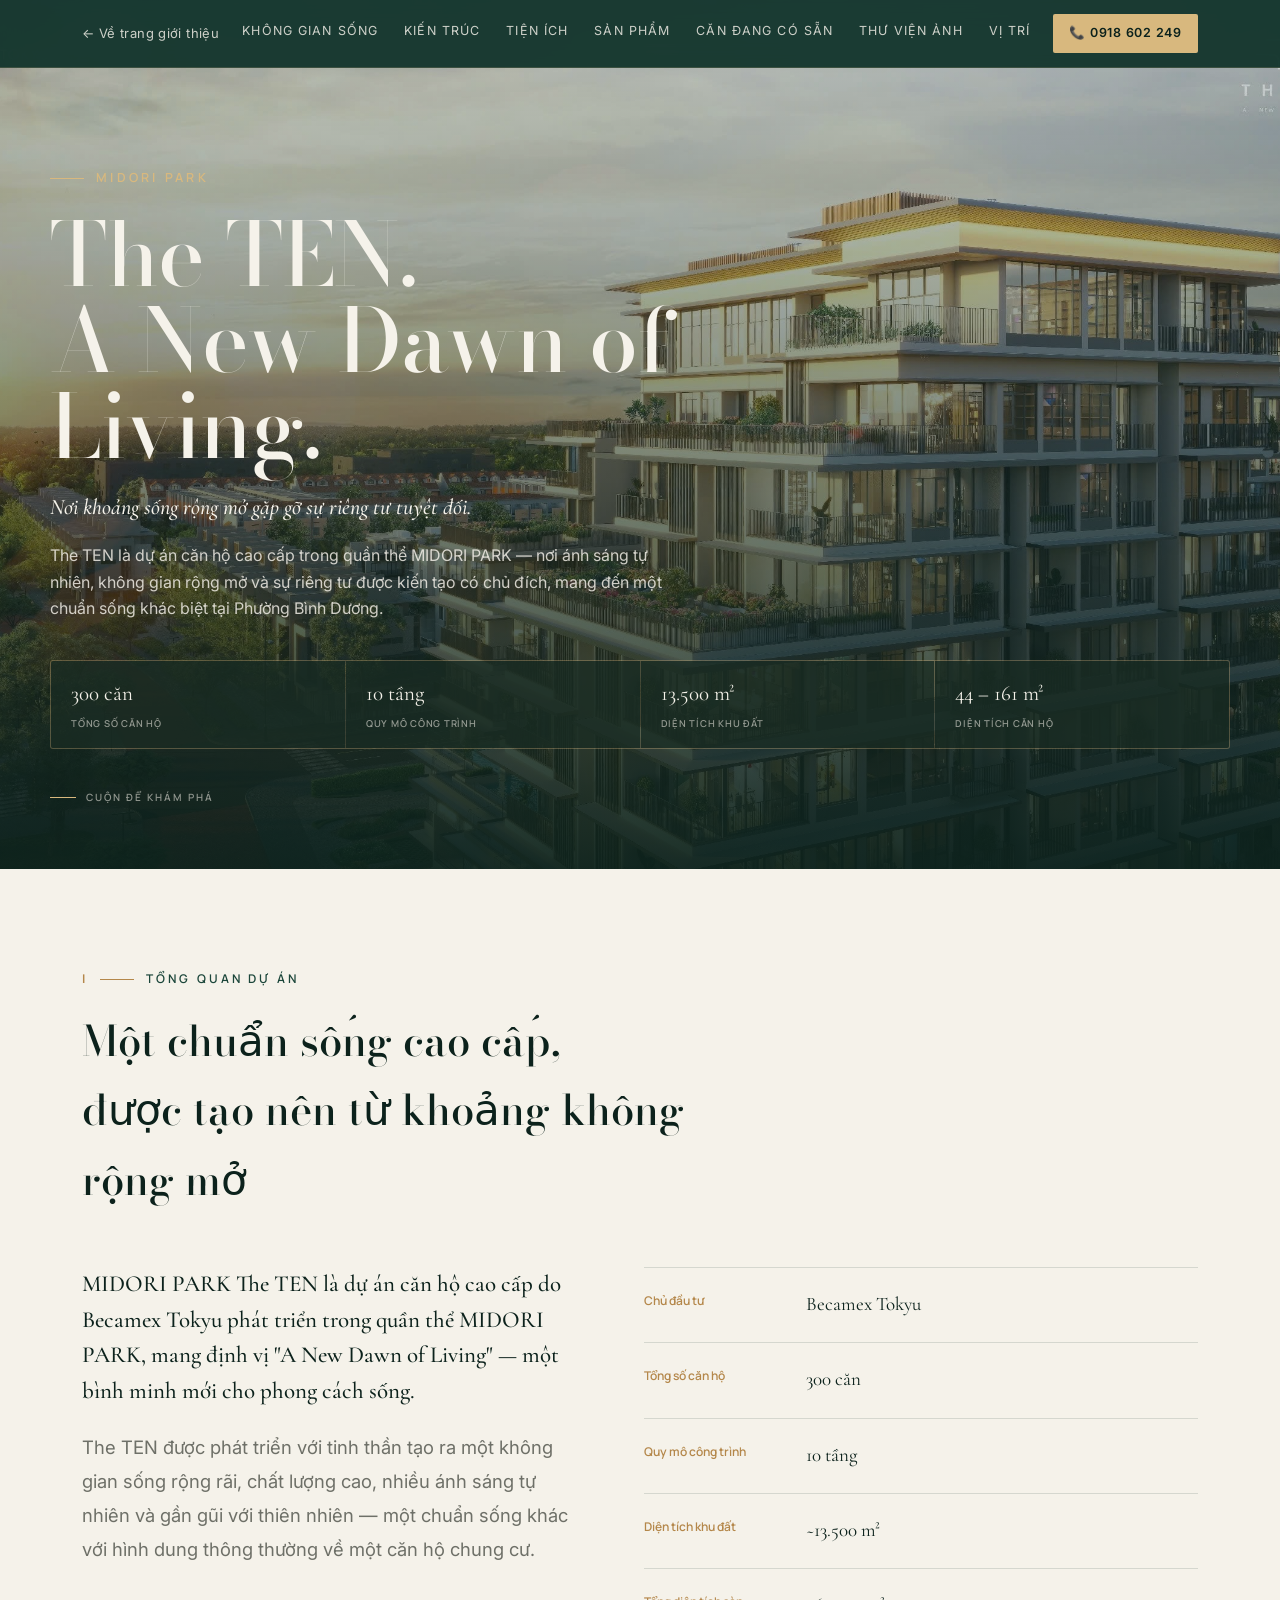
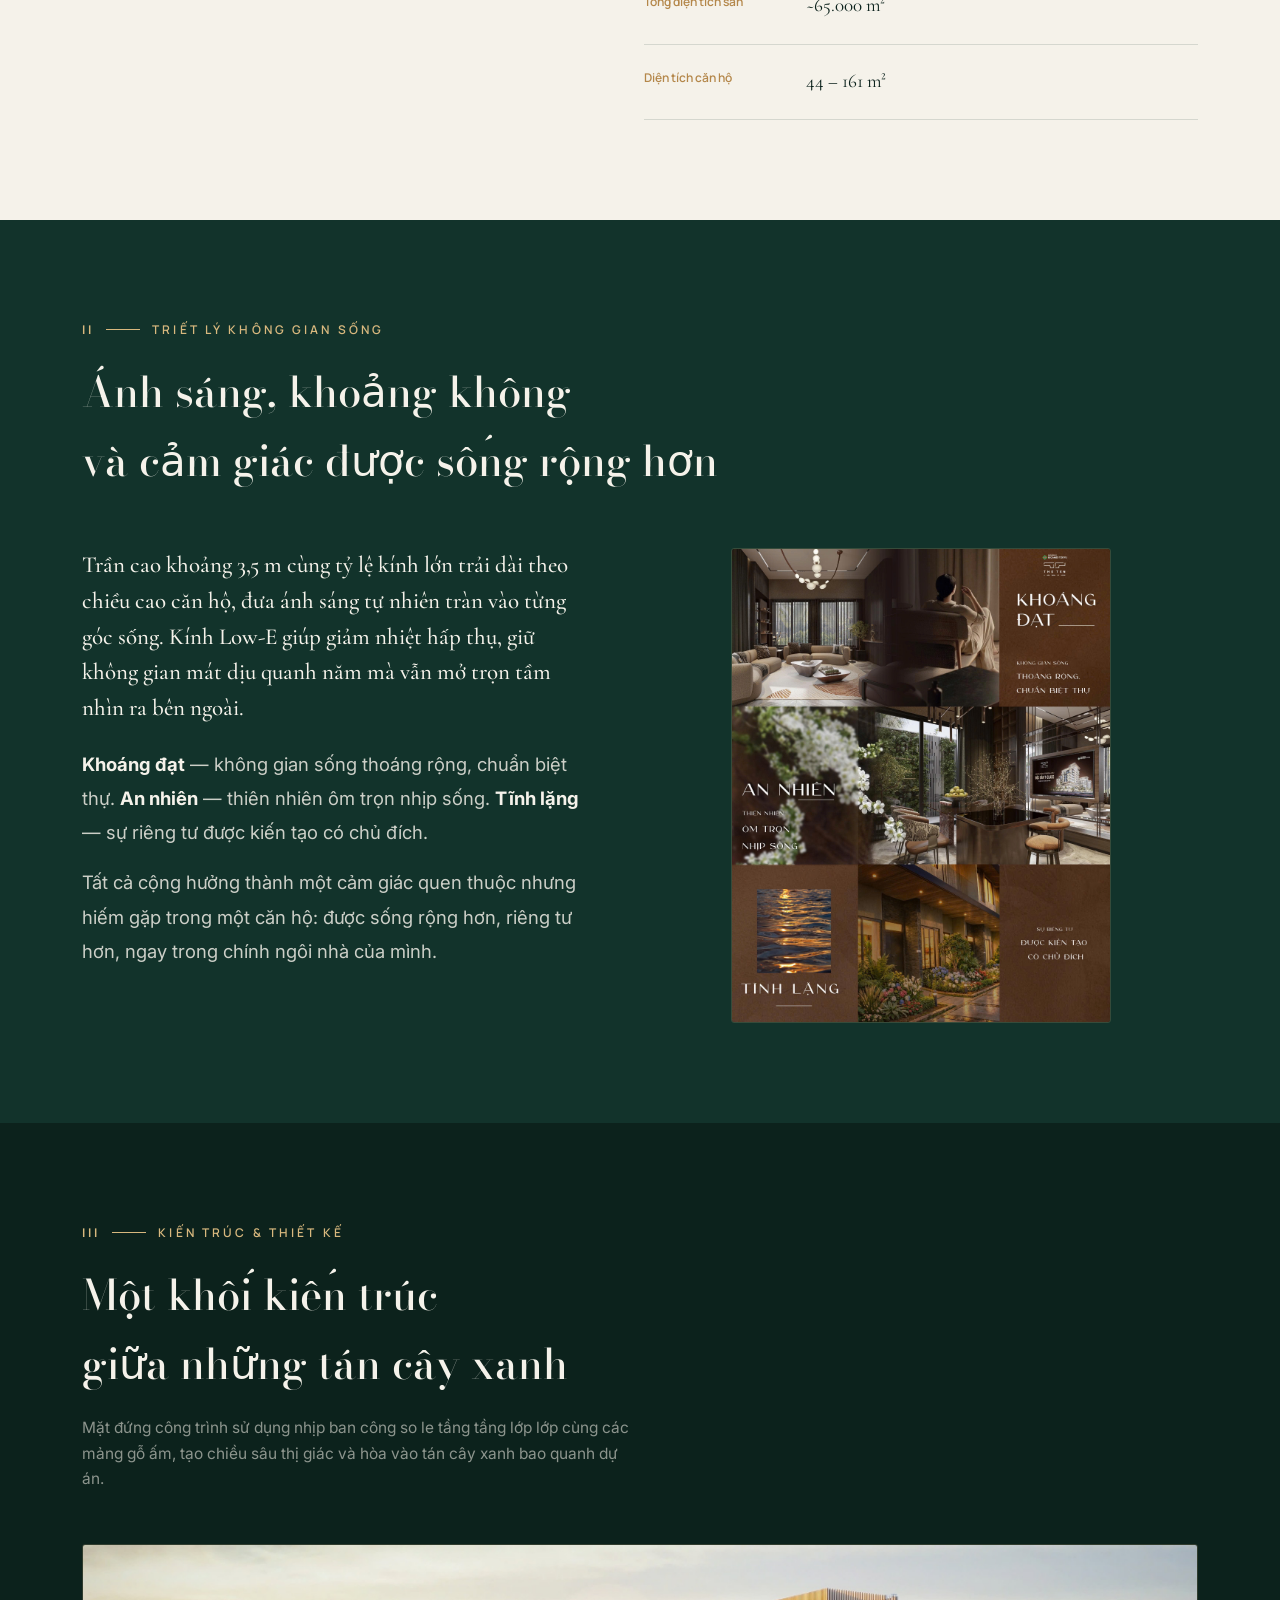
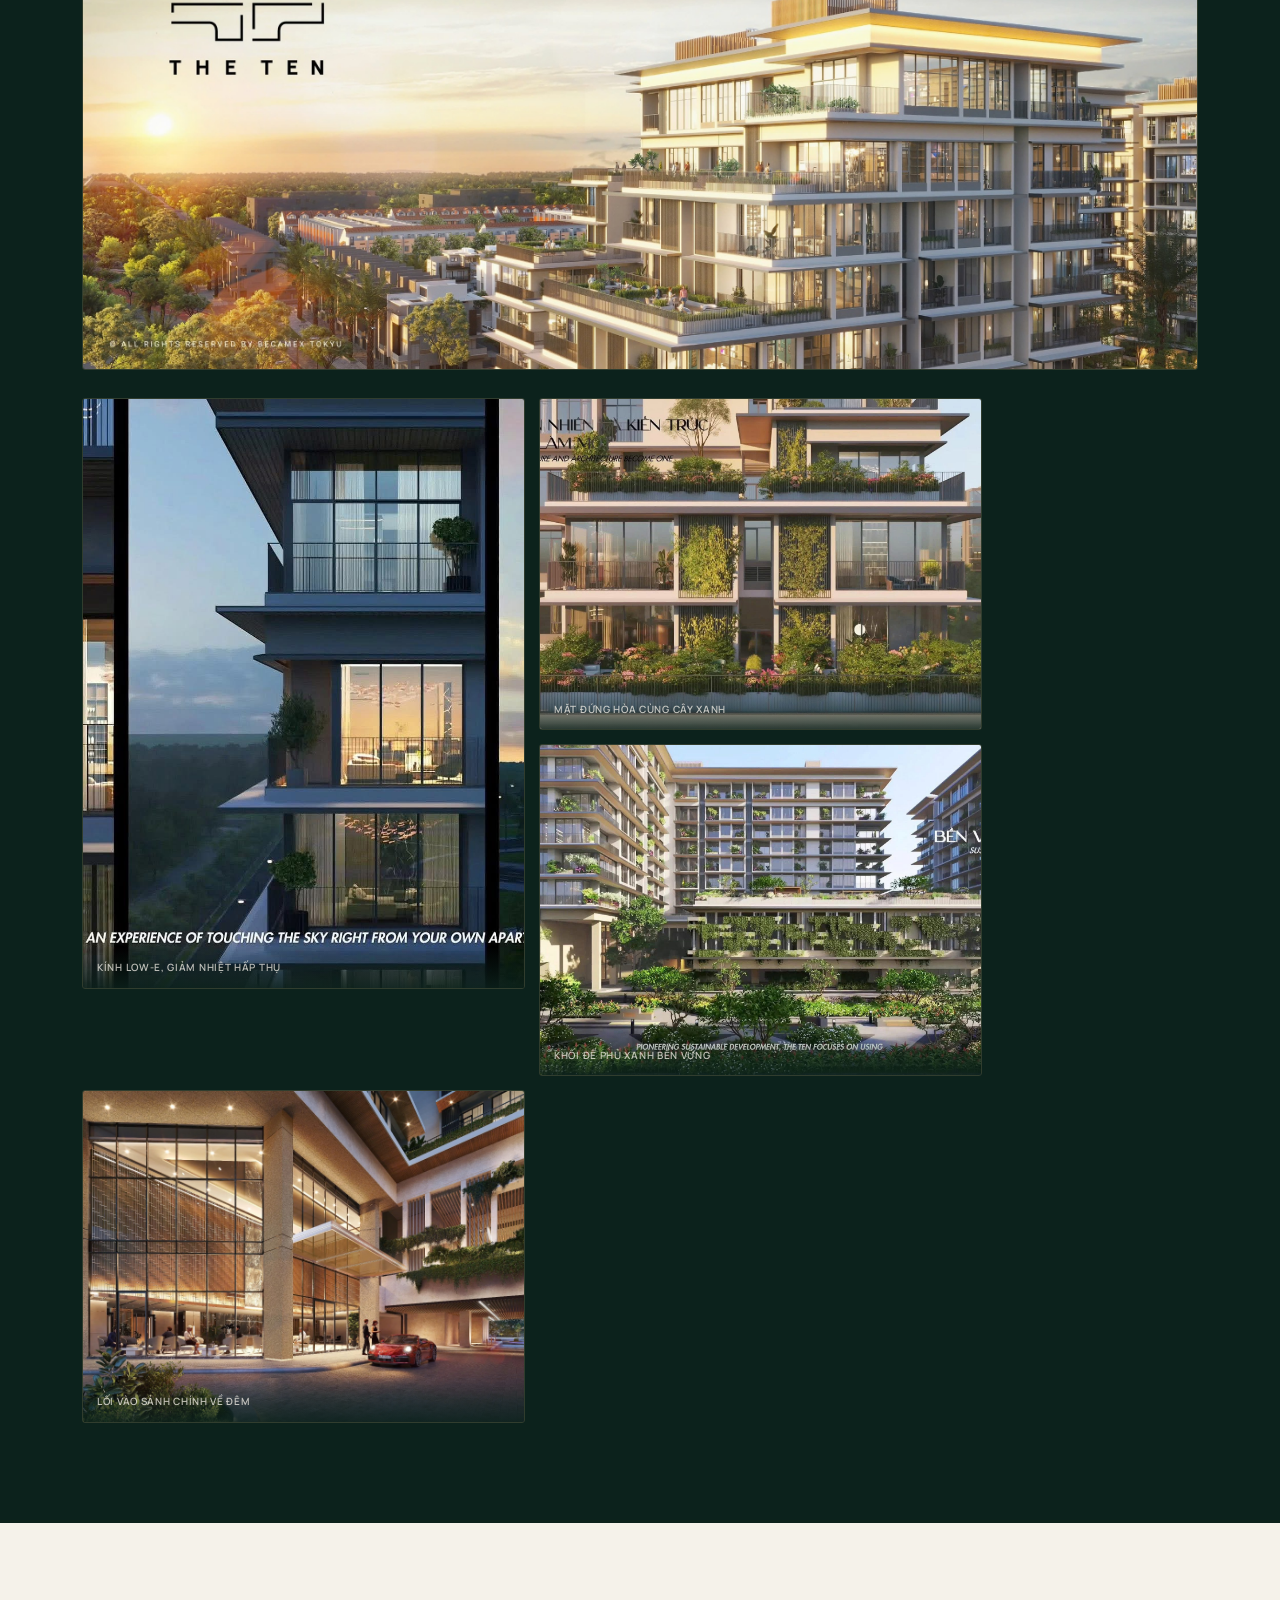
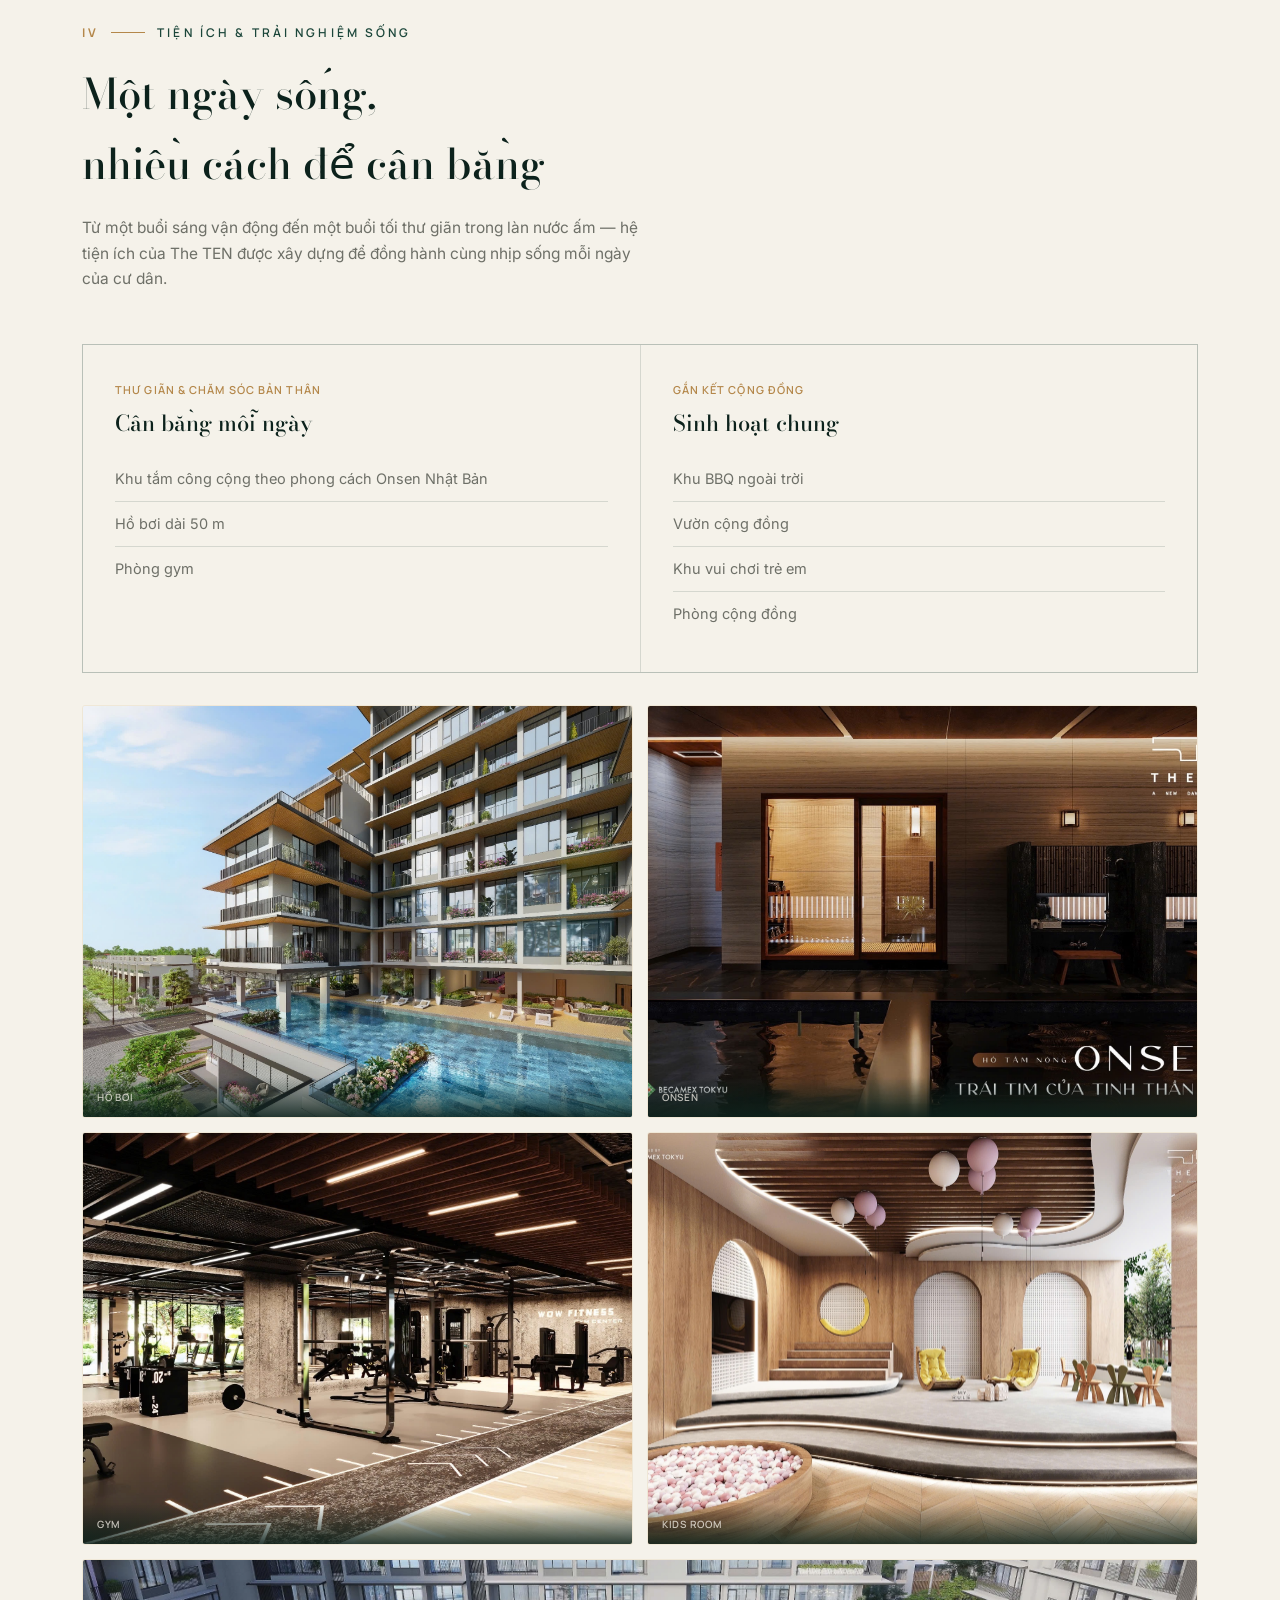
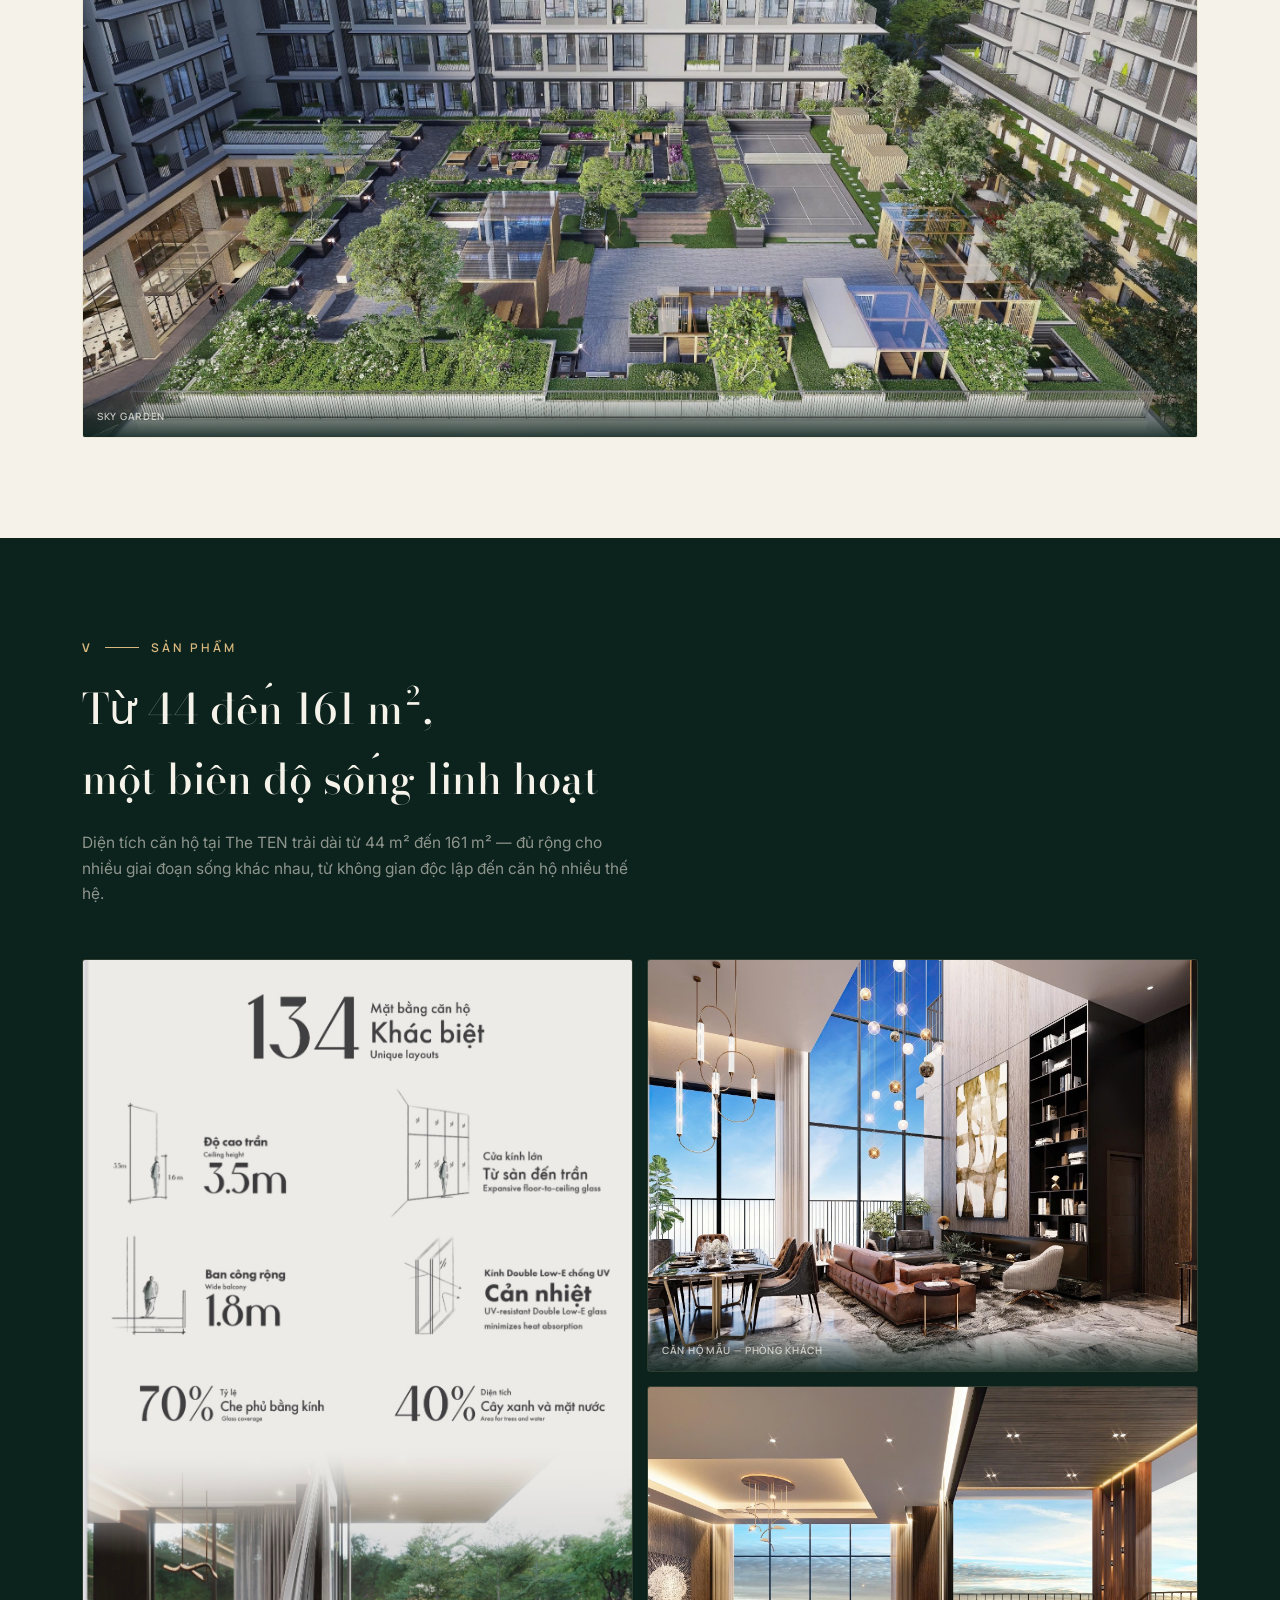
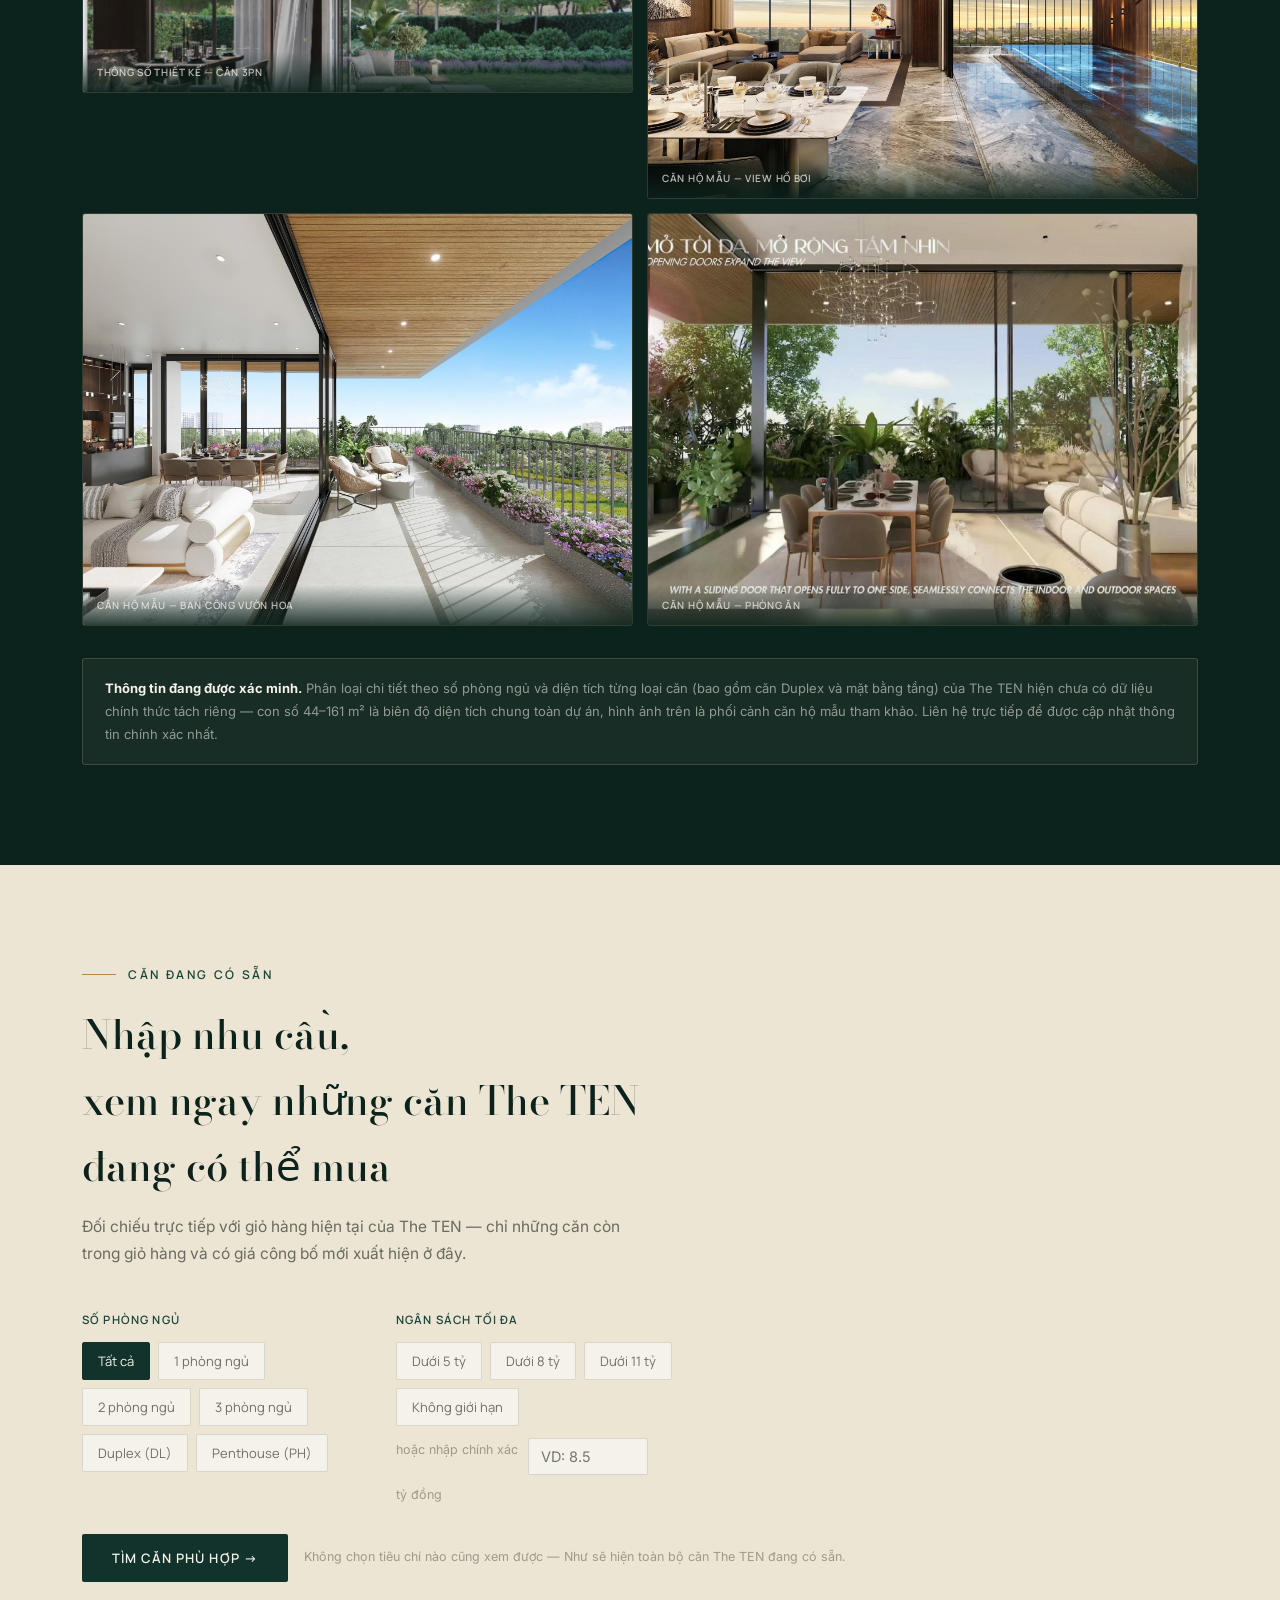
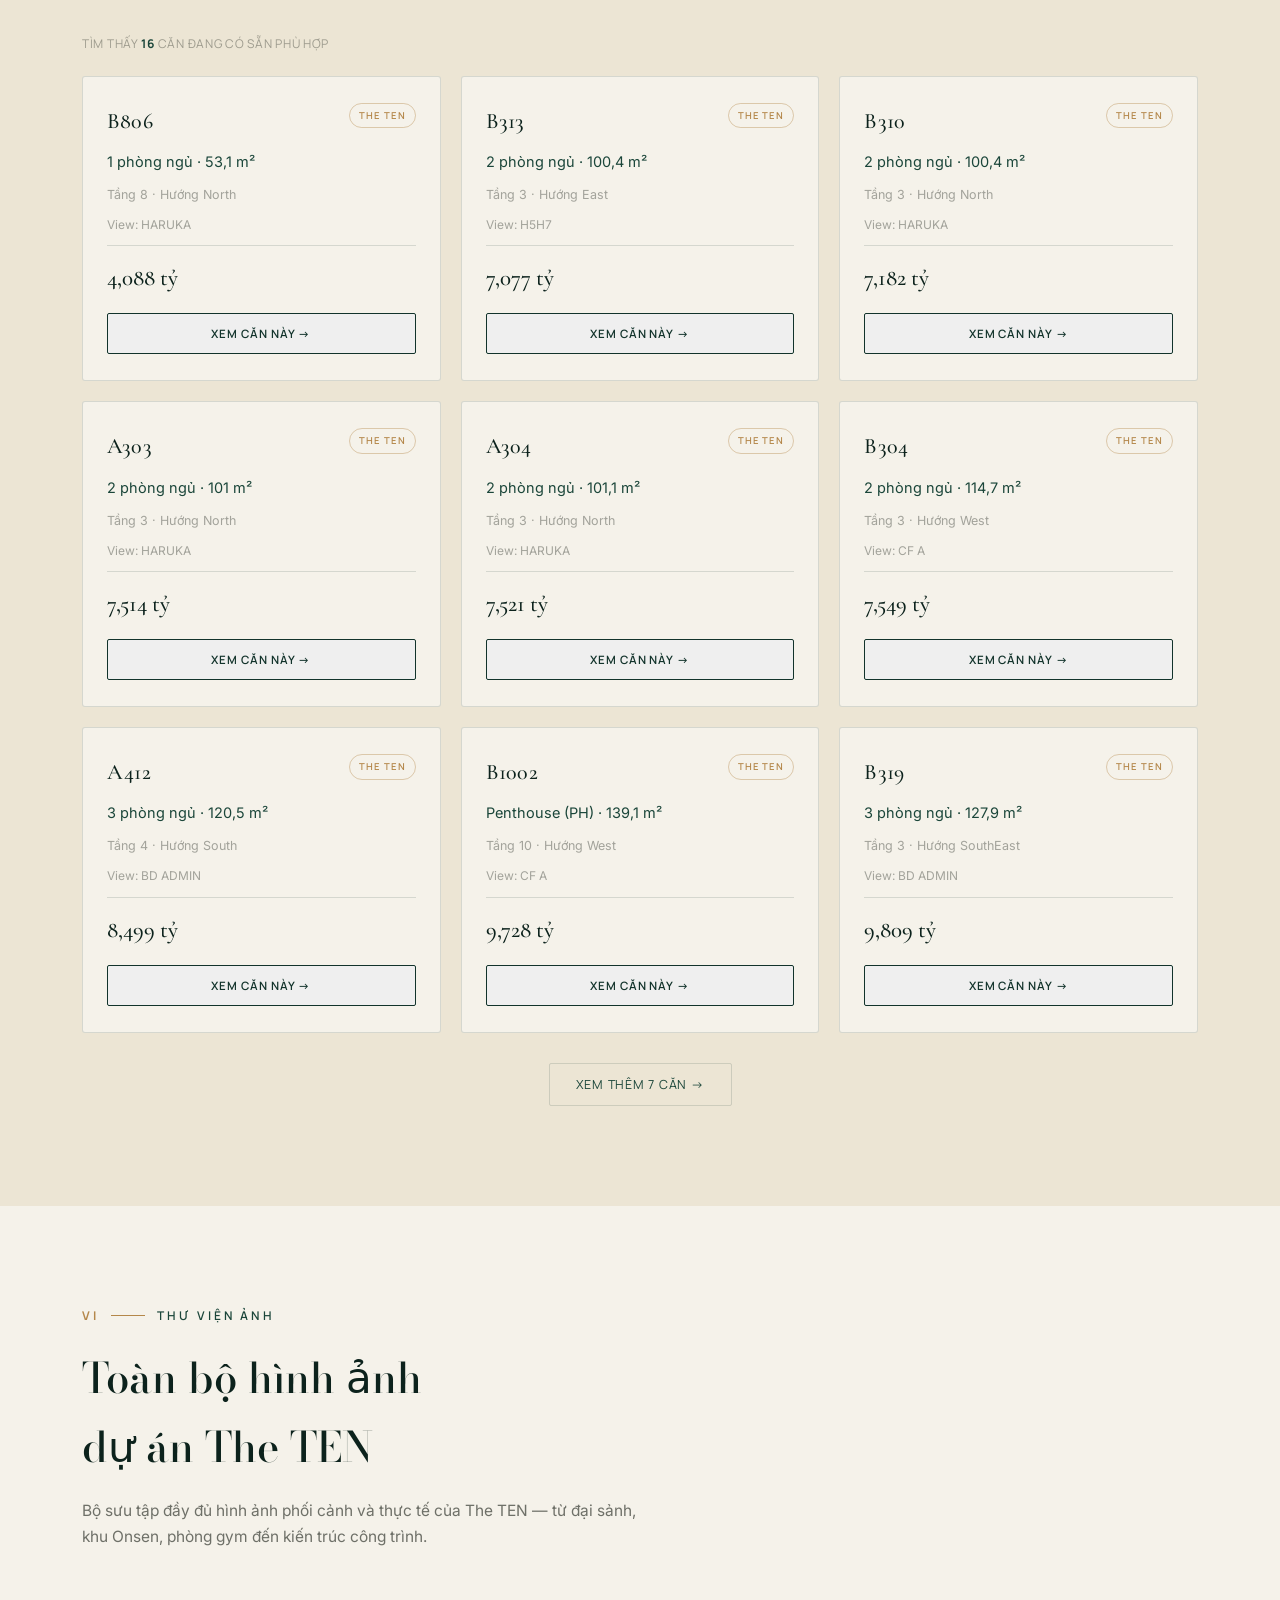
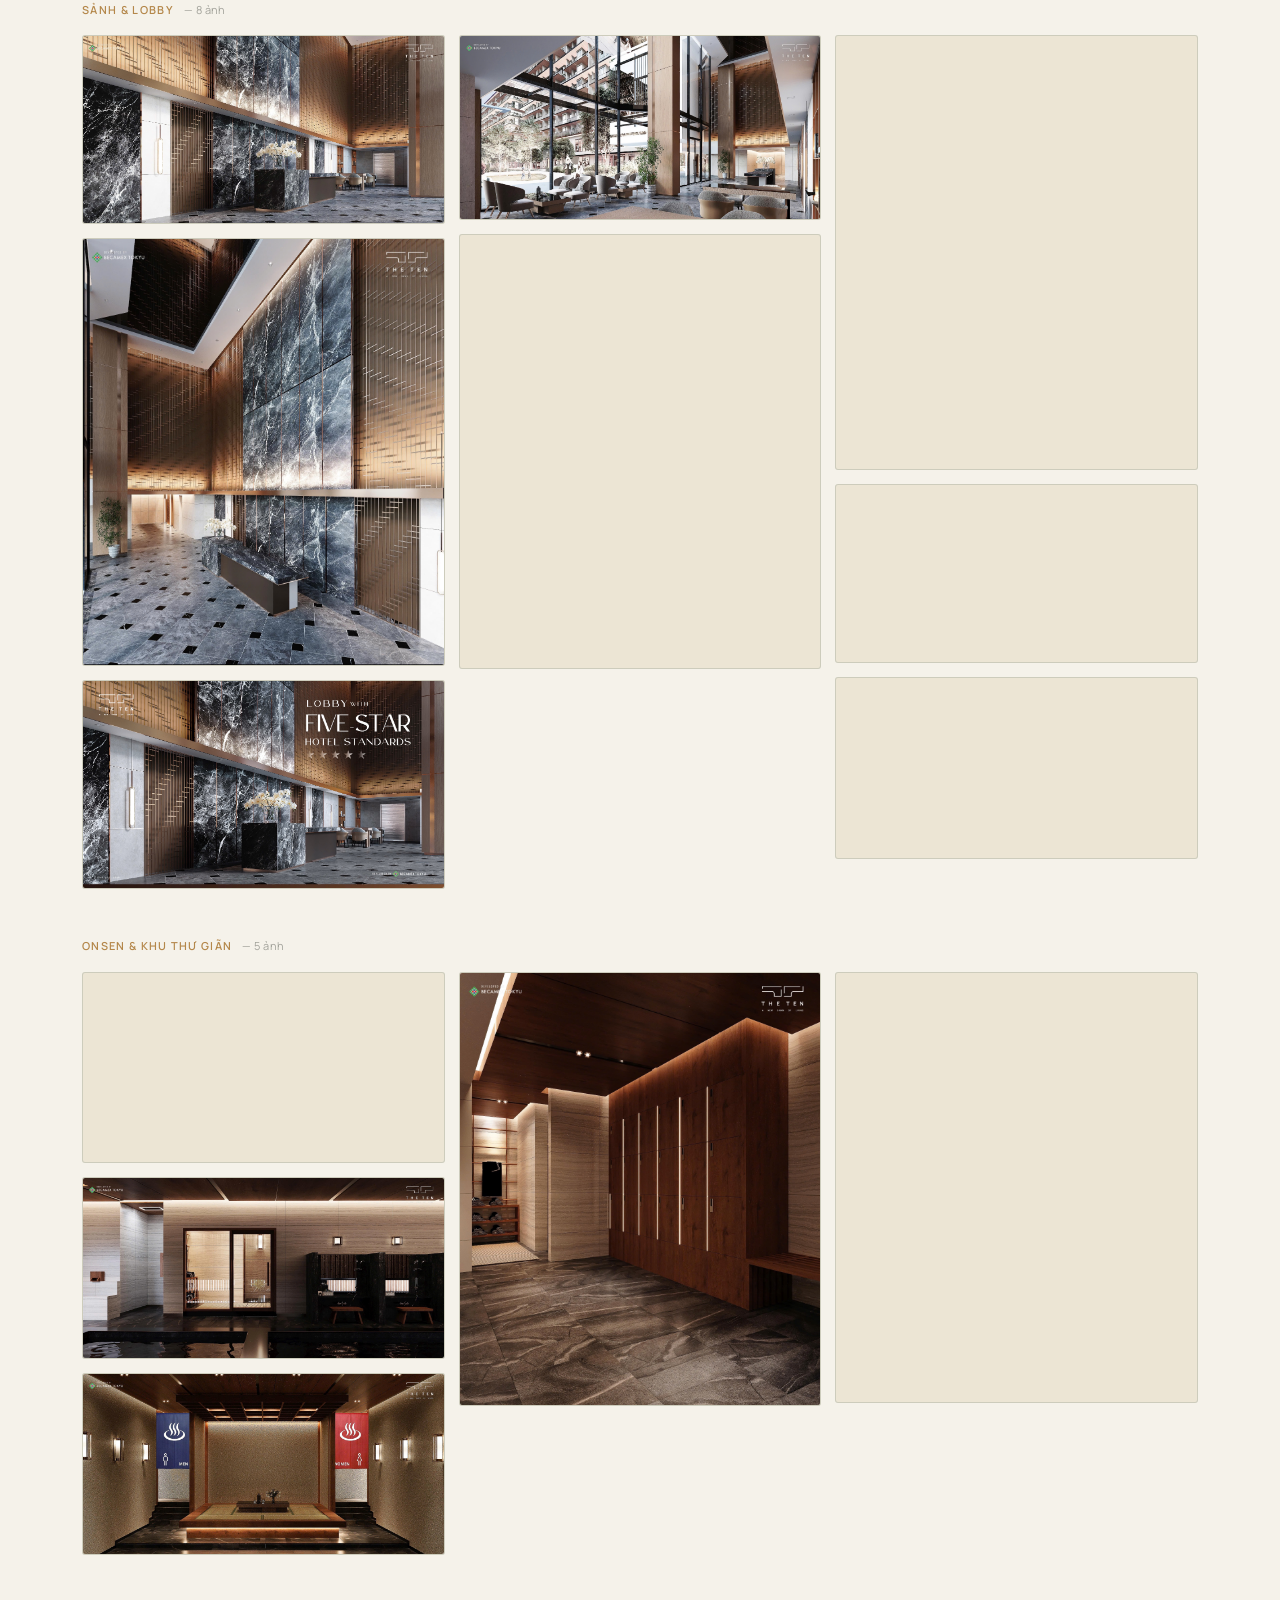
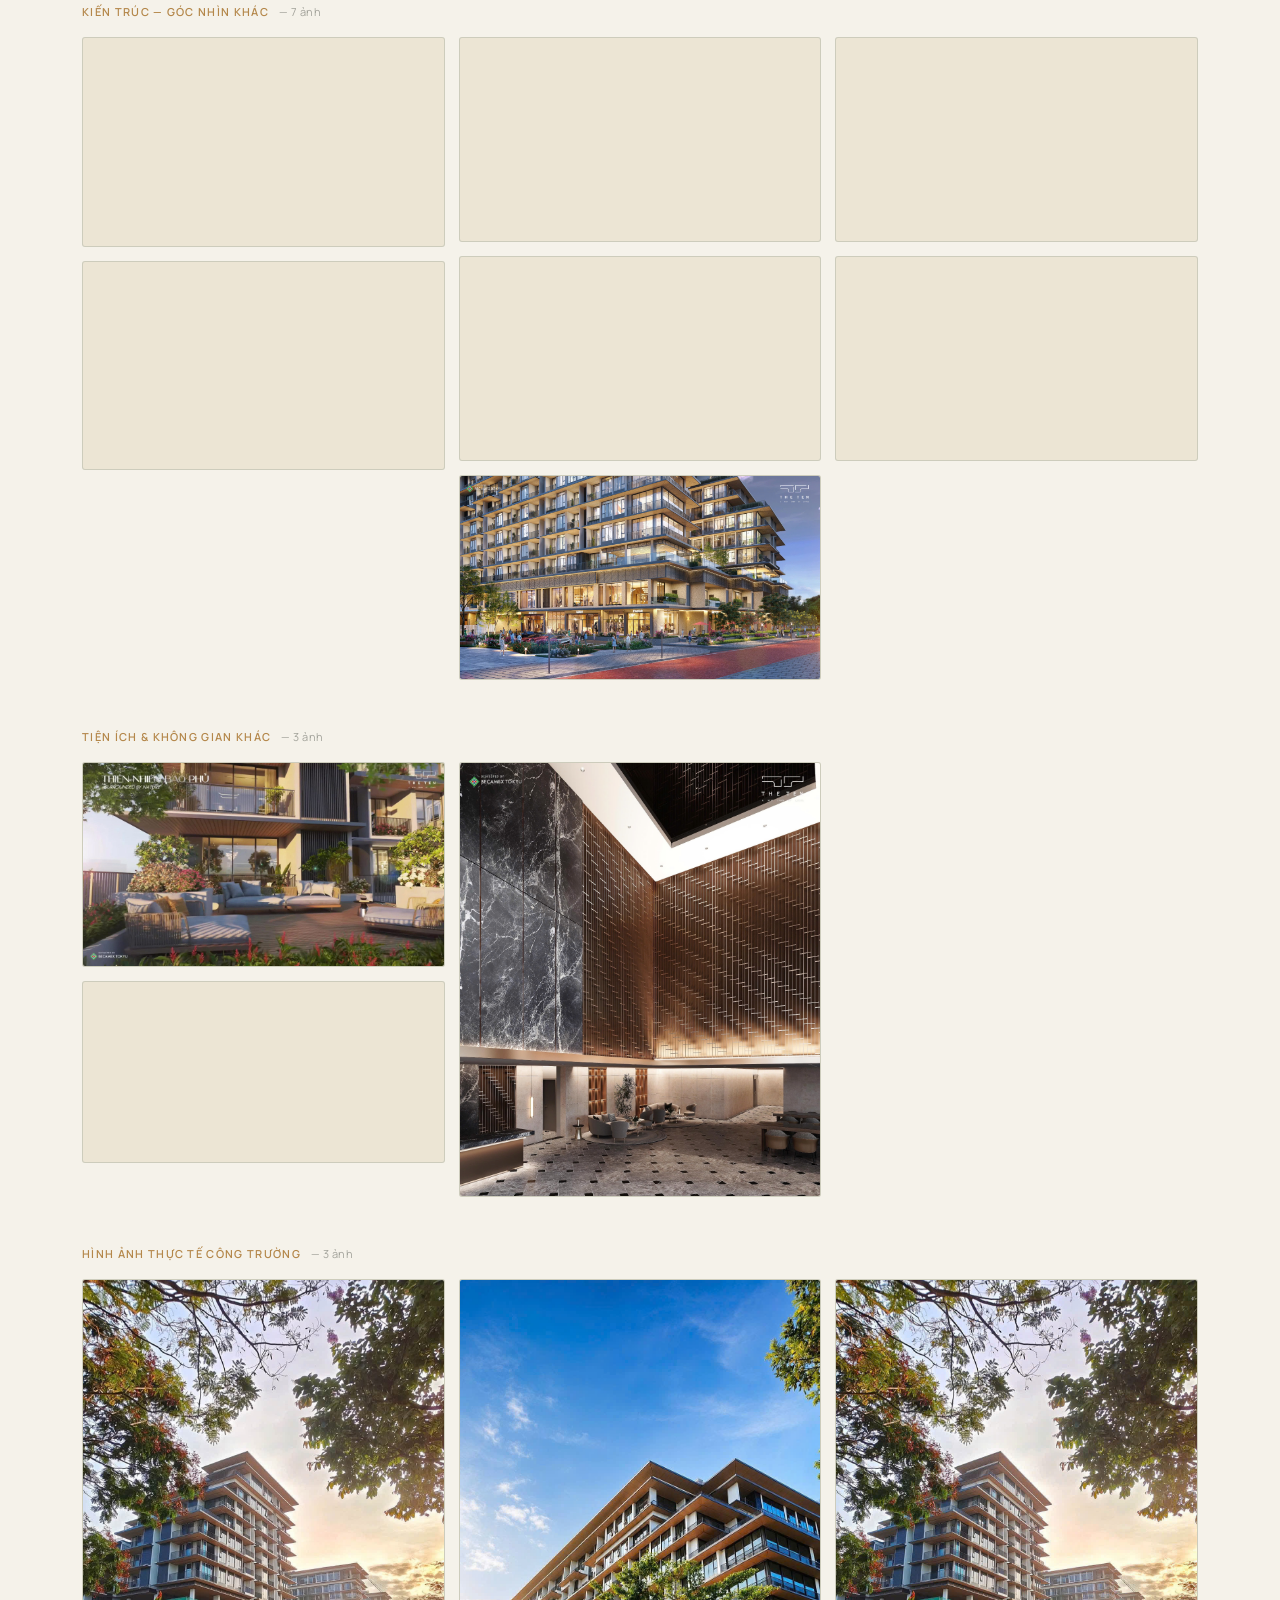
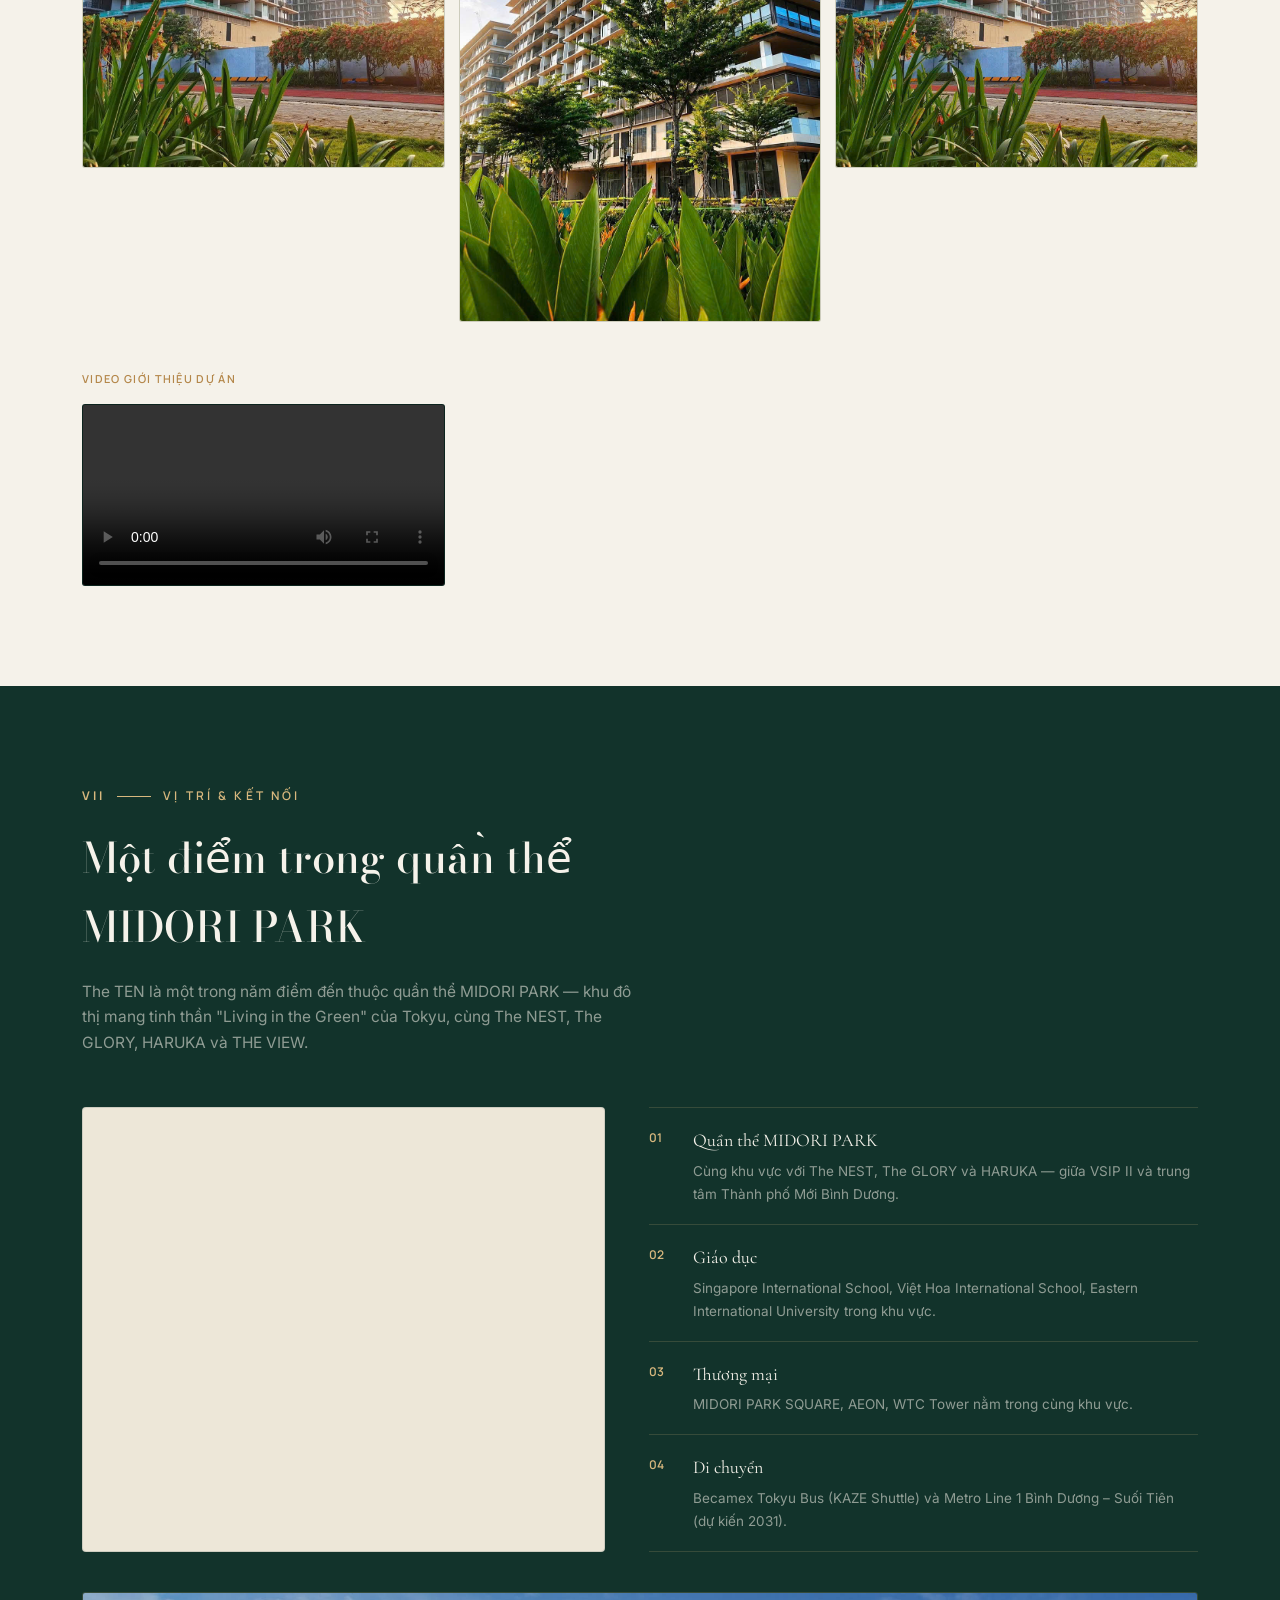
<file: 05_Content/the-ten.html>
<!DOCTYPE html>
<html lang="vi">
<head>
<meta charset="UTF-8">
<meta name="viewport" content="width=device-width, initial-scale=1.0">
<title>The TEN | Tố Như — Becamex Tokyu</title>
<meta name="description" content="The TEN — 300 căn hộ cao cấp trong quần thể MIDORI PARK, Onsen chuẩn Nhật đầu tiên tại khu vực. A New Dawn of Living. Tư vấn trực tiếp cùng Tố Như.">
<link rel="icon" type="image/svg+xml" href="../assets/favicon.svg">
<link rel="stylesheet" href="../assets/sticky-bar.css">
<link rel="stylesheet" href="../assets/unit-finder.css">
<link rel="preconnect" href="https://fonts.googleapis.com">
<link rel="preconnect" href="https://fonts.gstatic.com" crossorigin>
<link href="https://fonts.googleapis.com/css2?family=Bodoni+Moda:ital,wght@0,400;0,500;0,600;1,400;1,500&family=Cormorant+Garamond:ital,wght@0,400;0,500;0,600;1,400;1,500;1,600&family=Manrope:wght@500;600;700&family=Inter:wght@300;400;500;600&display=swap" rel="stylesheet">
<style>
  :root{
    --paper:#F5F2EA; --paper-deep:#ECE5D4;
    --forest:#12332B; --forest-2:#1B463A; --forest-3:#0C221C;
    --bronze:#B4874A; --bronze-light:#D8B87E; --terracotta:#B0603F;
    --ink:#1C2119; --ink-soft:rgba(28,33,25,0.62); --ink-faint:rgba(28,33,25,0.38);
    --line:rgba(18,51,43,0.14);
    --on-forest:rgba(245,242,234,0.82); --on-forest-soft:rgba(245,242,234,0.55);
    --font-heading:'Bodoni Moda',serif; --font-accent:'Cormorant Garamond',serif; --font-nav:'Manrope',sans-serif; --font-body:'Inter',sans-serif;
  }
  *{margin:0;padding:0;box-sizing:border-box;}
  html{scroll-behavior:smooth;}
  body{background:var(--paper);color:var(--ink);font-family:var(--font-body);font-weight:400;line-height:1.6;-webkit-font-smoothing:antialiased;overflow-x:hidden;}
  h1,h2,h3,.serif{font-family:var(--font-heading);font-weight:500;letter-spacing:0;}
  .mono{font-family:var(--font-nav);}
  a{color:inherit;text-decoration:none;}
  img{max-width:100%;display:block;}
  .wrap{max-width:1180px;margin:0 auto;padding:0 32px;}
  @media(max-width:640px){.wrap{padding:0 20px;}}
  a:focus-visible, button:focus-visible{outline:2px solid var(--bronze);outline-offset:3px;}
  @media (prefers-reduced-motion: reduce){ *{animation-duration:0.001ms !important; transition-duration:0.001ms !important;} html{scroll-behavior:auto;} }

  header.nav{position:fixed;top:0;left:0;right:0;z-index:100;background:rgba(18,51,43,0.94);backdrop-filter:blur(10px);border-bottom:1px solid rgba(216,184,126,0.18);}
  .nav-inner{display:flex;align-items:center;justify-content:space-between;gap:20px;padding:14px 32px;max-width:1180px;margin:0 auto;}
  .back-link{display:flex;align-items:center;gap:8px;color:var(--on-forest);font-size:13px;letter-spacing:0.03em;flex:0 0 auto;}
  .back-link:hover{color:var(--bronze-light);}
  nav.links{display:flex;gap:26px;}
  nav.links a{color:var(--on-forest);font-size:12.5px;letter-spacing:0.09em;text-transform:uppercase;position:relative;padding-bottom:4px;white-space:nowrap;}
  nav.links a::after{content:"";position:absolute;left:0;bottom:0;width:0;height:1px;background:var(--bronze-light);transition:width .3s ease;}
  nav.links a:hover::after{width:100%;}
  .nav-cta{display:flex;align-items:center;gap:8px;background:var(--bronze-light);color:var(--forest-3);padding:9px 16px;font-size:12.5px;letter-spacing:0.06em;text-transform:uppercase;font-weight:600;border-radius:2px;white-space:nowrap;transition:background .3s ease;}
  .nav-cta:hover{background:#EAD09B;}
  .nav-toggle{display:none;background:none;border:none;color:var(--paper);font-size:22px;cursor:pointer;flex:0 0 auto;}
  @media(max-width:900px){
    nav.links{display:flex;flex-direction:column;gap:0;position:absolute;top:100%;left:0;right:0;background:var(--forest-3);border-bottom:1px solid rgba(216,184,126,0.18);max-height:0;overflow:hidden;transition:max-height .35s ease;}
    nav.links.is-open{max-height:400px;}
    nav.links a{padding:15px 32px;border-top:1px solid rgba(216,184,126,0.1);}
    .nav-toggle{display:block;}
    .nav-cta{display:none;}
  }

  .hero{position:relative;min-height:82vh;display:flex;align-items:flex-end;color:var(--on-forest);overflow:hidden;}
  .hero img.hero-bg{position:absolute;inset:0;width:100%;height:100%;object-fit:cover;}
  .hero::after{content:"";position:absolute;inset:0;background:linear-gradient(180deg, rgba(12,34,28,0.15) 0%, rgba(12,34,28,0.55) 55%, rgba(12,34,28,0.94) 100%);}
  .hero-inner{position:relative;z-index:2;padding:168px 0 64px;width:100%;}
  .eyebrow{display:flex;align-items:center;gap:12px;margin-bottom:22px;color:var(--bronze-light);font-size:12.5px;letter-spacing:0.22em;text-transform:uppercase;}
  .eyebrow .dash{width:34px;height:1px;background:var(--bronze-light);}
  .hero h1{font-size:clamp(48px,7.4vw,88px);color:var(--paper);line-height:0.98;letter-spacing:-0.005em;max-width:820px;}
  .hero-tagline{margin-top:22px;max-width:600px;font-family:var(--font-accent);font-style:italic;font-weight:500;font-size:22px;color:var(--paper);line-height:1.5;}
  .hero-sub{margin-top:18px;max-width:640px;font-size:16px;color:var(--on-forest);}
  .stat-chips{display:flex;flex-wrap:wrap;gap:1px;background:rgba(216,184,126,0.18);margin-top:38px;border:1px solid rgba(216,184,126,0.18);border-radius:3px;overflow:hidden;}
  .stat-chip{flex:1 1 150px;background:rgba(12,34,28,0.72);padding:16px 20px;}
  .stat-chip .fv{font-family:var(--font-accent);font-size:21px;color:var(--paper);white-space:nowrap;}
  .stat-chip .fl{font-family:var(--font-nav);font-size:9.5px;letter-spacing:0.08em;text-transform:uppercase;color:var(--on-forest-soft);margin-top:5px;}
  .hero-scroll{margin-top:40px;display:flex;align-items:center;gap:10px;color:var(--on-forest-soft);font-family:var(--font-nav);font-size:10px;letter-spacing:0.2em;text-transform:uppercase;}
  .hero-scroll .stem{width:26px;height:1px;background:var(--bronze-light);}

  .section{padding:100px 0;}
  .section.tight{padding:80px 0;}
  .head{max-width:660px;margin-bottom:52px;}
  .head .kicker{display:flex;align-items:center;flex-wrap:wrap;row-gap:6px;gap:12px;color:var(--forest-2);font-size:12px;letter-spacing:0.22em;text-transform:uppercase;margin-bottom:18px;}
  .head .kicker .dash{width:34px;height:1px;background:var(--bronze);flex:0 0 auto;}
  .head .kicker .chapter-num{font-family:var(--font-nav);color:var(--bronze);}
  .head h2{font-size:clamp(28px,3.8vw,42px);color:var(--forest-3);}
  .head p{margin-top:16px;color:var(--ink-soft);font-size:15.5px;max-width:560px;}
  .section.on-forest{background:var(--forest);color:var(--on-forest);}
  .section.on-forest .head .kicker,
  .section.on-forest .head .kicker .chapter-num{color:var(--bronze-light);}
  .section.on-forest .head .kicker .dash{background:var(--bronze-light);}
  .section.on-forest .head h2{color:var(--paper);}
  .section.on-forest .head p{color:var(--on-forest-soft);}
  .section.deep{background:var(--forest-3);color:var(--on-forest);}
  .section.deep .head .kicker,
  .section.deep .head .kicker .chapter-num{color:var(--bronze-light);}
  .section.deep .head .kicker .dash{background:var(--bronze-light);}
  .section.deep .head h2{color:var(--paper);}
  .section.deep .head p{color:var(--on-forest-soft);}

  .prose p{color:var(--ink-soft);font-size:16px;margin-bottom:16px;max-width:640px;}
  .prose.on-dark p{color:var(--on-forest);}
  .prose p.lead{font-family:var(--font-accent);font-size:23px;color:var(--forest-3);font-weight:500;line-height:1.5;margin-bottom:20px;}
  .prose.on-dark p.lead{color:var(--paper);}

  .two-col{display:grid;grid-template-columns:0.95fr 1.05fr;gap:60px;align-items:start;}
  @media(max-width:900px){.two-col{grid-template-columns:1fr;gap:40px;}}

  .photo-grid{display:grid;grid-template-columns:1fr 1fr;gap:14px;}
  .photo-grid .ph{position:relative;overflow:hidden;border-radius:3px;border:1px solid rgba(216,184,126,0.18);}
  .photo-grid .ph img{width:100%;height:100%;object-fit:cover;transition:transform .6s ease;}
  .photo-grid .ph:hover img{transform:scale(1.04);}
  .photo-grid .ph.tall{grid-row:span 2;aspect-ratio:3/4;}
  .photo-grid .ph.wide{aspect-ratio:4/3;}
  .photo-grid .ph .cap{position:absolute;left:0;right:0;bottom:0;padding:12px 14px;background:linear-gradient(0deg, rgba(12,34,28,0.86), transparent);font-family:var(--font-nav);font-size:10px;letter-spacing:0.07em;text-transform:uppercase;color:rgba(245,242,234,0.75);}

  .feature-cols{display:grid;grid-template-columns:1fr 1fr;gap:1px;background:var(--line);border:1px solid var(--line);}
  @media(max-width:760px){.feature-cols{grid-template-columns:1fr;}}
  .feature-col{background:var(--paper);padding:36px 32px;}
  .feature-col .ac-label{font-family:var(--font-nav);font-size:11px;letter-spacing:0.1em;text-transform:uppercase;color:var(--bronze);margin-bottom:6px;}
  .feature-col h3{font-size:22px;color:var(--forest-3);margin-bottom:16px;}
  .feature-col p{font-size:14.5px;color:var(--ink-soft);}
  .feature-col ul{list-style:none;}
  .feature-col li{font-size:14.5px;color:var(--ink-soft);padding:10px 0;border-top:1px solid var(--line);}
  .feature-col li:first-of-type{border-top:none;}

  .map-list{display:flex;flex-direction:column;border-top:1px solid var(--line);}
  .map-item{display:flex;gap:18px;padding:18px 0;border-bottom:1px solid var(--line);}
  .map-item .mk{font-family:var(--font-nav);font-size:12px;color:var(--bronze);flex:0 0 auto;padding-top:2px;min-width:26px;}
  .map-item .mt{font-family:var(--font-accent);font-size:18px;color:var(--forest-3);margin-bottom:4px;}
  .map-item p{font-size:13.5px;color:var(--ink-soft);line-height:1.5;}
  .map-frame{border-radius:4px;overflow:hidden;border:1px solid var(--line);min-height:340px;background:var(--paper-deep);filter:grayscale(0.15) contrast(1.02);}
  .map-frame iframe{width:100%;height:100%;min-height:340px;display:block;}
  .map-grid{display:grid;grid-template-columns:1fr 1.05fr;gap:44px;align-items:stretch;}
  @media(max-width:900px){.map-grid{grid-template-columns:1fr;}}

  .tower-list{display:flex;flex-direction:column;border-top:1px solid rgba(216,184,126,0.18);}
  .tower-row{display:flex;gap:22px;padding:20px 0;border-bottom:1px solid rgba(216,184,126,0.18);}
  .tower-row .fl-num{font-family:var(--font-nav);font-size:12px;color:var(--bronze-light);flex:0 0 auto;padding-top:3px;min-width:140px;}
  .tower-row .fl-t{font-family:var(--font-accent);font-size:19px;color:var(--paper);margin-bottom:3px;}
  .tower-row p{font-size:13.5px;color:var(--on-forest-soft);}

  .note-box{margin-top:28px;padding:18px 22px;border:1px solid var(--line);border-radius:3px;background:var(--paper-deep);font-size:13px;color:var(--ink-soft);max-width:760px;}
  .note-box.on-dark{border-color:rgba(216,184,126,0.22);background:rgba(245,242,234,0.05);color:var(--on-forest-soft);}

  .contact{background:var(--paper-deep);}
  .contact-grid{display:grid;grid-template-columns:1.1fr 0.9fr;gap:70px;}
  @media(max-width:900px){.contact-grid{grid-template-columns:1fr;gap:44px;}}
  .contact-copy h2{font-size:clamp(30px,4.2vw,46px);color:var(--forest-3);margin-bottom:20px;}
  .contact-copy .refrain{font-family:var(--font-accent);font-style:italic;font-size:19px;color:var(--forest-2);max-width:460px;margin-bottom:22px;line-height:1.5;}
  .contact-copy p.desc{color:var(--ink-soft);font-size:16px;max-width:460px;margin-bottom:34px;}
  .contact-actions{display:flex;flex-wrap:wrap;gap:14px;}
  .btn-dark{background:var(--forest);color:var(--paper);padding:15px 28px;font-size:13px;letter-spacing:0.08em;text-transform:uppercase;font-weight:600;border-radius:2px;display:inline-flex;align-items:center;gap:10px;transition:background .3s ease;}
  .btn-dark:hover{background:var(--forest-3);}
  .btn-outline{border:1px solid var(--forest);color:var(--forest);padding:15px 28px;font-size:13px;letter-spacing:0.08em;text-transform:uppercase;border-radius:2px;transition:all .3s ease;}
  .btn-outline:hover{background:var(--forest);color:var(--paper);}
  .contact-card{background:var(--forest-3);border-radius:4px;padding:38px;color:var(--on-forest);border:1px solid rgba(216,184,126,0.2);}
  .contact-card .row{display:flex;gap:16px;padding:18px 0;border-bottom:1px solid rgba(216,184,126,0.14);}
  .contact-card .row:last-child{border-bottom:none;}
  .contact-card .row .ic{color:var(--bronze-light);font-size:15px;width:20px;padding-top:2px;}
  .contact-card .row .t{font-size:11px;letter-spacing:0.12em;text-transform:uppercase;color:var(--on-forest-soft);margin-bottom:5px;}
  .contact-card .row .v{font-size:15.5px;color:var(--paper);font-family:var(--font-accent);}

  footer{background:var(--forest-3);color:var(--on-forest-soft);padding:32px 0;}
  .footer-inner{display:flex;flex-direction:column;gap:10px;font-size:12px;}
  .footer-inner .fmark{color:var(--bronze-light);font-family:var(--font-accent);font-size:16px;}
  .footer-inner p{max-width:900px;color:var(--on-forest-soft);}

  .reveal{opacity:0;transform:translateY(18px);transition:opacity .7s ease, transform .7s ease;}
  .reveal.in{opacity:1;transform:translateY(0);}

  .pano{width:100%;height:auto;border-radius:3px;border:1px solid var(--line);}
  .section.on-forest .pano, .section.deep .pano{border-color:rgba(216,184,126,0.18);}

  .gallery-group{margin-bottom:48px;}
  .gallery-group:last-child{margin-bottom:0;}
  .gallery-group .g-label{font-family:var(--font-nav);font-size:11px;letter-spacing:0.12em;text-transform:uppercase;color:var(--bronze);margin-bottom:16px;display:flex;align-items:baseline;gap:10px;}
  .gallery-group .g-label .cnt{color:var(--ink-faint);font-weight:400;letter-spacing:0.04em;text-transform:none;}
  .gallery-wall{column-count:1;column-gap:14px;}
  @media(min-width:640px){.gallery-wall{column-count:2;}}
  @media(min-width:980px){.gallery-wall{column-count:3;}}
  .gallery-wall img,.gallery-wall video{width:100%;display:block;margin-bottom:14px;border-radius:3px;border:1px solid var(--line);break-inside:avoid;background:var(--paper-deep);}
  .gallery-wall video{background:#0c221c;}

  /* ===== TYPOGRAPHY REFINEMENT — LUXURY EDITORIAL SYSTEM ===== */
  body{line-height:1.65;}
  .eyebrow, .head .kicker{font-family:var(--font-nav);letter-spacing:0.26em;font-weight:600;}
  .head .kicker .chapter-num{font-weight:700;}
  .stat-chip .fl, .fact-grid .fl, .ac-label, .g-label, .tower-row .fl-num, .map-item .mk,
  .photo-grid .ph .cap, .contact-card .row .t, .hero-scroll{font-weight:600;}
  .prose p{line-height:1.85;font-size:clamp(16.5px,1.6vw,18.5px);max-width:700px;}
  .prose p.lead{line-height:1.55;}
  .contact-copy p.desc{line-height:1.85;font-size:clamp(16.5px,1.5vw,18px);max-width:700px;}
  .map-item p{line-height:1.7;}
  .footer-inner p{line-height:1.7;}
  .note-box{line-height:1.75;}
  .contact-copy .refrain{position:relative;}
  .contact-copy .refrain::before{
    content:"“";display:block;font-family:var(--font-accent);font-style:normal;
    font-size:48px;line-height:0.6;color:var(--bronze);opacity:0.6;margin-bottom:6px;
  }
</style>
</head>
<body>

<header class="nav">
  <div class="nav-inner">
    <a class="back-link" href="../index.html">&larr; Về trang giới thiệu</a>
    <nav class="links" id="navLinks">
      <a href="#khong-gian-song">Không gian sống</a>
      <a href="#kien-truc">Kiến trúc</a>
      <a href="#tien-ich">Tiện ích</a>
      <a href="#san-pham">Sản phẩm</a>
      <a href="#can-dang-co-san">Căn đang có sẵn</a>
      <a href="#thu-vien-anh">Thư viện ảnh</a>
      <a href="#vi-tri">Vị trí</a>
    </nav>
    <a class="nav-cta" href="tel:+84918602249">📞 0918 602 249</a>
    <button class="nav-toggle" id="navToggle" aria-label="Menu" aria-expanded="false">☰</button>
  </div>
</header>

<section class="hero">
  <img class="hero-bg" src="../image-web/The%20TEN/My%20Documents%20%5B22-07-2026%2010_16%5D/My%20Documents%20%5B27-07-2026%2014_13%5D/ac84ce3bd7b456ea0fa5318.jpg" alt="Phối cảnh The TEN rực sáng lúc bình minh" fetchpriority="high">
  <div class="wrap hero-inner">
    <div class="eyebrow"><span class="dash"></span> MIDORI PARK</div>
    <h1>The TEN.<br>A New Dawn of Living.</h1>
    <p class="hero-tagline">Nơi khoảng sống rộng mở gặp gỡ sự riêng tư tuyệt đối.</p>
    <p class="hero-sub">The TEN là dự án căn hộ cao cấp trong quần thể MIDORI PARK — nơi ánh sáng tự nhiên, không gian rộng mở và sự riêng tư được kiến tạo có chủ đích, mang đến một chuẩn sống khác biệt tại Phường Bình Dương.</p>
    <div class="stat-chips">
      <div class="stat-chip"><div class="fv">300 căn</div><div class="fl">Tổng số căn hộ</div></div>
      <div class="stat-chip"><div class="fv">10 tầng</div><div class="fl">Quy mô công trình</div></div>
      <div class="stat-chip"><div class="fv">13.500 m²</div><div class="fl">Diện tích khu đất</div></div>
      <div class="stat-chip"><div class="fv">44 – 161 m²</div><div class="fl">Diện tích căn hộ</div></div>
    </div>
    <div class="hero-scroll"><span class="stem"></span><span>Cuộn để khám phá</span></div>
  </div>
</section>

<!-- I — TỔNG QUAN DỰ ÁN -->
<section class="section" id="tong-quan">
  <div class="wrap">
    <div class="head reveal">
      <div class="kicker"><span class="chapter-num">I</span><span class="dash"></span> Tổng quan dự án</div>
      <h2>Một chuẩn sống cao cấp,<br>được tạo nên từ khoảng không rộng mở</h2>
    </div>
    <div class="two-col">
      <div class="prose reveal">
        <p class="lead">MIDORI PARK The TEN là dự án căn hộ cao cấp do Becamex Tokyu phát triển trong quần thể MIDORI PARK, mang định vị "A New Dawn of Living" — một bình minh mới cho phong cách sống.</p>
        <p>The TEN được phát triển với tinh thần tạo ra một không gian sống rộng rãi, chất lượng cao, nhiều ánh sáng tự nhiên và gần gũi với thiên nhiên — một chuẩn sống khác với hình dung thông thường về một căn hộ chung cư.</p>
      </div>
      <div class="reveal">
        <div class="tower-list" style="border-top:1px solid var(--line);">
          <div class="tower-row" style="border-color:var(--line);"><div class="fl-num" style="color:var(--bronze);">Chủ đầu tư</div><div><div class="fl-t" style="color:var(--forest-3);">Becamex Tokyu</div></div></div>
          <div class="tower-row" style="border-color:var(--line);"><div class="fl-num" style="color:var(--bronze);">Tổng số căn hộ</div><div><div class="fl-t" style="color:var(--forest-3);">300 căn</div></div></div>
          <div class="tower-row" style="border-color:var(--line);"><div class="fl-num" style="color:var(--bronze);">Quy mô công trình</div><div><div class="fl-t" style="color:var(--forest-3);">10 tầng</div></div></div>
          <div class="tower-row" style="border-color:var(--line);"><div class="fl-num" style="color:var(--bronze);">Diện tích khu đất</div><div><div class="fl-t" style="color:var(--forest-3);">~13.500 m²</div></div></div>
          <div class="tower-row" style="border-color:var(--line);"><div class="fl-num" style="color:var(--bronze);">Tổng diện tích sàn</div><div><div class="fl-t" style="color:var(--forest-3);">~65.000 m²</div></div></div>
          <div class="tower-row" style="border-color:var(--line);"><div class="fl-num" style="color:var(--bronze);">Diện tích căn hộ</div><div><div class="fl-t" style="color:var(--forest-3);">44 – 161 m²</div></div></div>
        </div>
      </div>
    </div>
  </div>
</section>

<!-- II — TRIẾT LÝ KHÔNG GIAN SỐNG -->
<section class="section on-forest" id="khong-gian-song">
  <div class="wrap">
    <div class="head reveal">
      <div class="kicker"><span class="chapter-num">II</span><span class="dash"></span> Triết lý không gian sống</div>
      <h2>Ánh sáng, khoảng không<br>và cảm giác được sống rộng hơn</h2>
    </div>
    <div class="two-col">
      <div class="prose on-dark reveal">
        <p class="lead">Trần cao khoảng 3,5 m cùng tỷ lệ kính lớn trải dài theo chiều cao căn hộ, đưa ánh sáng tự nhiên tràn vào từng góc sống. Kính Low-E giúp giảm nhiệt hấp thụ, giữ không gian mát dịu quanh năm mà vẫn mở trọn tầm nhìn ra bên ngoài.</p>
        <p><strong style="color:var(--paper);">Khoáng đạt</strong> — không gian sống thoáng rộng, chuẩn biệt thự. <strong style="color:var(--paper);">An nhiên</strong> — thiên nhiên ôm trọn nhịp sống. <strong style="color:var(--paper);">Tĩnh lặng</strong> — sự riêng tư được kiến tạo có chủ đích.</p>
        <p>Tất cả cộng hưởng thành một cảm giác quen thuộc nhưng hiếm gặp trong một căn hộ: được sống rộng hơn, riêng tư hơn, ngay trong chính ngôi nhà của mình.</p>
      </div>
      <div class="reveal" style="display:flex;justify-content:center;">
        <img src="../image-web/The%20TEN/d343035ac2dd43831acc.jpg" alt="Tinh thần thiết kế The TEN — Khoáng đạt, An nhiên, Tĩnh lặng" style="max-width:380px;width:100%;border-radius:3px;border:1px solid rgba(216,184,126,0.18);">
      </div>
    </div>
  </div>
</section>

<!-- III — KIẾN TRÚC & THIẾT KẾ -->
<section class="section deep" id="kien-truc">
  <div class="wrap">
    <div class="head reveal">
      <div class="kicker"><span class="chapter-num">III</span><span class="dash"></span> Kiến trúc &amp; thiết kế</div>
      <h2>Một khối kiến trúc<br>giữa những tán cây xanh</h2>
      <p>Mặt đứng công trình sử dụng nhịp ban công so le tầng tầng lớp lớp cùng các mảng gỗ ấm, tạo chiều sâu thị giác và hòa vào tán cây xanh bao quanh dự án.</p>
    </div>
    <img class="pano reveal" style="margin-bottom:28px;" loading="lazy" decoding="async" src="../image-web/The%20TEN/My%20Documents%20%5B22-07-2026%2010_16%5D/My%20Documents%20%5B27-07-2026%2014_13%5D/9540dbecc263433d1a72287.jpg" alt="Thiết kế tinh tế — The TEN đón trọn ánh sáng và gió trời">
    <div class="photo-grid reveal" style="max-width:900px;">
      <div class="ph tall"><img loading="lazy" decoding="async" src="../image-web/The%20TEN/My%20Documents%20%5B22-07-2026%2010_16%5D/My%20Documents%20%5B27-07-2026%2014_13%5D/94fb224b3bc4ba9ae3d5292.jpg" alt="Cận cảnh ban công kính Low-E lúc chạng vạng"><div class="cap">Kính Low-E, giảm nhiệt hấp thụ</div></div>
      <div class="ph wide"><img loading="lazy" decoding="async" src="../image-web/The%20TEN/My%20Documents%20%5B22-07-2026%2010_16%5D/My%20Documents%20%5B27-07-2026%2014_13%5D/7a07cda8d42755790c36289.jpg" alt="Mặt đứng tòa nhà phủ xanh ban công hòa cùng thiên nhiên"><div class="cap">Mặt đứng hòa cùng cây xanh</div></div>
      <div class="ph wide"><img loading="lazy" decoding="async" src="../image-web/The%20TEN/My%20Documents%20%5B22-07-2026%2010_16%5D/My%20Documents%20%5B27-07-2026%2014_13%5D/89023cb2253da463fd2c290.jpg" alt="Mặt đứng tòa nhà với dây leo xanh phủ khối đế"><div class="cap">Khối đế phủ xanh bền vững</div></div>
      <div class="ph wide"><img loading="lazy" decoding="async" src="../image-web/The%20TEN/My%20Documents%20%5B22-07-2026%2010_16%5D/My%20Documents%20%5B27-07-2026%2014_13%5D/6ccc63717afefba0a2ef313.jpg" alt="Lối vào sảnh chính The TEN về đêm"><div class="cap">Lối vào sảnh chính về đêm</div></div>
    </div>
  </div>
</section>

<!-- IV — TIỆN ÍCH & TRẢI NGHIỆM SỐNG -->
<section class="section" id="tien-ich">
  <div class="wrap">
    <div class="head reveal">
      <div class="kicker"><span class="chapter-num">IV</span><span class="dash"></span> Tiện ích &amp; trải nghiệm sống</div>
      <h2>Một ngày sống,<br>nhiều cách để cân bằng</h2>
      <p>Từ một buổi sáng vận động đến một buổi tối thư giãn trong làn nước ấm — hệ tiện ích của The TEN được xây dựng để đồng hành cùng nhịp sống mỗi ngày của cư dân.</p>
    </div>
    <div class="feature-cols reveal" style="margin-bottom:32px;">
      <div class="feature-col">
        <div class="ac-label">Thư giãn &amp; chăm sóc bản thân</div>
        <h3>Cân bằng mỗi ngày</h3>
        <ul>
          <li>Khu tắm công cộng theo phong cách Onsen Nhật Bản</li>
          <li>Hồ bơi dài 50 m</li>
          <li>Phòng gym</li>
        </ul>
      </div>
      <div class="feature-col">
        <div class="ac-label">Gắn kết cộng đồng</div>
        <h3>Sinh hoạt chung</h3>
        <ul>
          <li>Khu BBQ ngoài trời</li>
          <li>Vườn cộng đồng</li>
          <li>Khu vui chơi trẻ em</li>
          <li>Phòng cộng đồng</li>
        </ul>
      </div>
    </div>
    <div class="photo-grid reveal">
      <div class="ph wide"><img loading="lazy" decoding="async" src="../image-web/The%20TEN/My%20Documents%20%5B22-07-2026%2010_16%5D/My%20Documents%20%5B27-07-2026%2014_13%5D/db859f2a86a507fb5eb4295.jpg" alt="Hồ bơi dài chạy dọc khối đế tòa nhà"><div class="cap">Hồ bơi</div></div>
      <div class="ph wide"><img loading="lazy" decoding="async" src="../image-web/The%20TEN/My%20Documents%20%5B22-07-2026%2010_16%5D/My%20Documents%20%5B27-07-2026%2014_13%5D/f55527f93e76bf28e667283.jpg" alt="Hồ tắm Onsen phong cách Nhật Bản"><div class="cap">Onsen</div></div>
      <div class="ph wide"><img loading="lazy" decoding="async" src="../image-web/The%20TEN/My%20Documents%20%5B22-07-2026%2010_16%5D/My%20Documents%20%5B27-07-2026%2014_13%5D/28753ac82347a219fb56315.jpg" alt="Phòng gym WOW Fitness đầy đủ thiết bị"><div class="cap">Gym</div></div>
      <div class="ph wide"><img loading="lazy" decoding="async" src="../image-web/The%20TEN/My%20Documents%20%5B22-07-2026%2010_16%5D/My%20Documents%20%5B27-07-2026%2014_13%5D/d6d9c560dcef5db104fe314.jpg" alt="Phòng vui chơi trẻ em với bể bóng"><div class="cap">Kids Room</div></div>
      <div class="ph wide" style="grid-column:1/-1;aspect-ratio:21/9;"><img loading="lazy" decoding="async" src="../image-web/The%20TEN/My%20Documents%20%5B22-07-2026%2010_16%5D/My%20Documents%20%5B27-07-2026%2014_13%5D/6ee4db57c2d843861ac9304.jpg" alt="Sân vườn nội khu nhìn từ trên cao"><div class="cap">Sky Garden</div></div>
    </div>
  </div>
</section>

<!-- V — SẢN PHẨM -->
<section class="section deep" id="san-pham">
  <div class="wrap">
    <div class="head reveal">
      <div class="kicker"><span class="chapter-num">V</span><span class="dash"></span> Sản phẩm</div>
      <h2>Từ 44 đến 161 m²,<br>một biên độ sống linh hoạt</h2>
      <p>Diện tích căn hộ tại The TEN trải dài từ 44 m² đến 161 m² — đủ rộng cho nhiều giai đoạn sống khác nhau, từ không gian độc lập đến căn hộ nhiều thế hệ.</p>
    </div>
    <div class="photo-grid reveal" style="margin-bottom:32px;">
      <div class="ph tall"><img loading="lazy" decoding="async" src="../image-web/The%20TEN/My%20Documents%20%5B22-07-2026%2010_16%5D/My%20Documents%20%5B27-07-2026%2014_13%5D/e2b48a0b938412da4b95322.jpg" alt="Infographic thông số thiết kế căn hộ 3 phòng ngủ"><div class="cap">Thông số thiết kế — căn 3PN</div></div>
      <div class="ph wide"><img loading="lazy" decoding="async" src="../image-web/The%20TEN/My%20Documents%20%5B22-07-2026%2010_16%5D/My%20Documents%20%5B27-07-2026%2014_13%5D/270b018a1805995bc014321.jpg" alt="Phòng khách căn hộ mẫu trần cao với kệ sách âm tường"><div class="cap">Căn hộ mẫu — phòng khách</div></div>
      <div class="ph wide"><img loading="lazy" decoding="async" src="../image-web/The%20TEN/My%20Documents%20%5B22-07-2026%2010_16%5D/My%20Documents%20%5B27-07-2026%2014_13%5D/074d4fe2566dd7338e7c297.jpg" alt="Phòng khách căn hộ mẫu mở ra hồ bơi riêng lúc hoàng hôn"><div class="cap">Căn hộ mẫu — view hồ bơi</div></div>
      <div class="ph wide"><img loading="lazy" decoding="async" src="../image-web/The%20TEN/My%20Documents%20%5B22-07-2026%2010_16%5D/My%20Documents%20%5B27-07-2026%2014_13%5D/21b26002798df8d3a19c298.jpg" alt="Phòng khách căn hộ mẫu mở ra ban công vườn hoa"><div class="cap">Căn hộ mẫu — ban công vườn hoa</div></div>
      <div class="ph wide"><img loading="lazy" decoding="async" src="../image-web/The%20TEN/My%20Documents%20%5B22-07-2026%2010_16%5D/My%20Documents%20%5B27-07-2026%2014_13%5D/2ba893188a970bc95286294.jpg" alt="Phòng ăn căn hộ mẫu mở ra sân vườn xanh mát"><div class="cap">Căn hộ mẫu — phòng ăn</div></div>
    </div>
    <div class="note-box on-dark" style="max-width:100%;">
      <strong style="color:var(--paper);">Thông tin đang được xác minh.</strong> Phân loại chi tiết theo số phòng ngủ và diện tích từng loại căn (bao gồm căn Duplex và mặt bằng tầng) của The TEN hiện chưa có dữ liệu chính thức tách riêng — con số 44–161 m² là biên độ diện tích chung toàn dự án, hình ảnh trên là phối cảnh căn hộ mẫu tham khảo. Liên hệ trực tiếp để được cập nhật thông tin chính xác nhất.
    </div>
  </div>
</section>

<!-- ===================== CĂN ĐANG CÓ SẴN — GIỎ HÀNG THỰC TẾ THE TEN ===================== -->
<section class="section uf-section" id="can-dang-co-san" data-tn-unit-finder data-tn-default-project="the-ten">
  <div class="wrap">
    <div class="uf-head reveal">
      <div class="kicker"><span class="dash"></span> Căn đang có sẵn</div>
      <h2>Nhập nhu cầu,<br>xem ngay những căn The TEN đang có thể mua</h2>
      <p>Đối chiếu trực tiếp với giỏ hàng hiện tại của The TEN — chỉ những căn còn trong giỏ hàng và có giá công bố mới xuất hiện ở đây.</p>
    </div>
    <form class="uf-form reveal" data-uf-form>
      <div class="uf-row">
        <div class="uf-field" data-uf-project-field>
          <label>Dự án</label>
          <div class="uf-chip-group" data-uf-project></div>
        </div>
        <div class="uf-field">
          <label>Số phòng ngủ</label>
          <div class="uf-chip-group" data-uf-bedroom></div>
        </div>
        <div class="uf-field">
          <label>Ngân sách tối đa</label>
          <div class="uf-chip-group" data-uf-budget>
            <button type="button" class="uf-chip" data-uf-budget-chip data-value="5">Dưới 5 tỷ</button>
            <button type="button" class="uf-chip" data-uf-budget-chip data-value="8">Dưới 8 tỷ</button>
            <button type="button" class="uf-chip" data-uf-budget-chip data-value="11">Dưới 11 tỷ</button>
            <button type="button" class="uf-chip" data-uf-budget-chip data-value="">Không giới hạn</button>
          </div>
          <div class="uf-budget-custom">
            <label for="ufBudgetInputTen">hoặc nhập chính xác</label>
            <input type="number" id="ufBudgetInputTen" data-uf-budget-input min="0" step="0.1" placeholder="VD: 8.5">
            <span class="unit">tỷ đồng</span>
          </div>
        </div>
      </div>
      <div class="uf-actions">
        <button type="submit">Tìm căn phù hợp →</button>
        <span class="uf-hint">Không chọn tiêu chí nào cũng xem được — Như sẽ hiện toàn bộ căn The TEN đang có sẵn.</span>
      </div>
    </form>
    <div class="uf-results reveal in" data-uf-results></div>
  </div>
</section>

<!-- VI — THƯ VIỆN ẢNH -->
<section class="section" id="thu-vien-anh">
  <div class="wrap">
    <div class="head reveal">
      <div class="kicker"><span class="chapter-num">VI</span><span class="dash"></span> Thư viện ảnh</div>
      <h2>Toàn bộ hình ảnh<br>dự án The TEN</h2>
      <p>Bộ sưu tập đầy đủ hình ảnh phối cảnh và thực tế của The TEN — từ đại sảnh, khu Onsen, phòng gym đến kiến trúc công trình.</p>
    </div>

    <div class="gallery-group reveal">
      <div class="g-label">Sảnh &amp; Lobby <span class="cnt">— 8 ảnh</span></div>
      <div class="gallery-wall">
        <img loading="lazy" decoding="async" src="../image-web/The%20TEN/My%20Documents%20%5B22-07-2026%2010_16%5D/My%20Documents%20%5B27-07-2026%2014_13%5D/56f5f240ebcf6a9133de307.jpg" alt="Đại sảnh ốp đá marble đen vân trắng và lưới kim loại đồng">
        <img loading="lazy" decoding="async" src="../image-web/The%20TEN/My%20Documents%20%5B22-07-2026%2010_16%5D/My%20Documents%20%5B27-07-2026%2014_13%5D/6bb38f0b968417da4e95306.jpg" alt="Góc nhìn dọc đại sảnh trần cao ốp đá marble đen">
        <img loading="lazy" decoding="async" src="../image-web/The%20TEN/My%20Documents%20%5B22-07-2026%2010_16%5D/My%20Documents%20%5B27-07-2026%2014_13%5D/71c4a868b1e730b969f6286.jpg" alt="Đại sảnh tiêu chuẩn khách sạn 5 sao">
        <img loading="lazy" decoding="async" src="../image-web/The%20TEN/My%20Documents%20%5B22-07-2026%2010_16%5D/My%20Documents%20%5B27-07-2026%2014_13%5D/967936cc2f43ae1df752305.jpg" alt="Khu sảnh chờ nhìn ra sân trong xanh mát">
        <img loading="lazy" decoding="async" src="../image-web/The%20TEN/My%20Documents%20%5B22-07-2026%2010_16%5D/My%20Documents%20%5B27-07-2026%2014_13%5D/a80fa4b6bd393c676528312.jpg" alt="Đại sảnh trần cao với khu ghế chờ và quầy lễ tân">
        <img loading="lazy" decoding="async" src="../image-web/The%20TEN/My%20Documents%20%5B22-07-2026%2010_16%5D/My%20Documents%20%5B27-07-2026%2014_13%5D/adaf46175f98dec68789310.jpg" alt="Góc dọc đại sảnh với lưới kim loại đồng cao vút">
        <img loading="lazy" decoding="async" src="../image-web/The%20TEN/My%20Documents%20%5B22-07-2026%2010_16%5D/My%20Documents%20%5B27-07-2026%2014_13%5D/be6958d1415ec000994f308.jpg" alt="Đại sảnh rộng với khu ghế sofa tiếp khách">
        <img loading="lazy" decoding="async" src="../image-web/The%20TEN/My%20Documents%20%5B22-07-2026%2010_16%5D/My%20Documents%20%5B27-07-2026%2014_13%5D/e3f8e441fdce7c9025df309.jpg" alt="Đại sảnh với khu bàn tiếp khách">
      </div>
    </div>

    <div class="gallery-group reveal">
      <div class="g-label">Onsen &amp; khu thư giãn <span class="cnt">— 5 ảnh</span></div>
      <div class="gallery-wall">
        <img loading="lazy" decoding="async" src="../image-web/The%20TEN/My%20Documents%20%5B22-07-2026%2010_16%5D/My%20Documents%20%5B27-07-2026%2014_13%5D/25b88f0b968417da4e95300.jpg" alt="Hồ tắm Onsen trong nhà với tường đá tối và ánh đèn ấm">
        <img loading="lazy" decoding="async" src="../image-web/The%20TEN/My%20Documents%20%5B22-07-2026%2010_16%5D/My%20Documents%20%5B27-07-2026%2014_13%5D/7543c4f0dd7f5c21056e302.jpg" alt="Khu rửa trước khi vào tắm Onsen">
        <img loading="lazy" decoding="async" src="../image-web/The%20TEN/My%20Documents%20%5B22-07-2026%2010_16%5D/My%20Documents%20%5B27-07-2026%2014_13%5D/a83035852c0aad54f41b303.jpg" alt="Lối vào khu tắm Onsen phân khu nam nữ kiểu Nhật">
        <img loading="lazy" decoding="async" src="../image-web/The%20TEN/My%20Documents%20%5B22-07-2026%2010_16%5D/My%20Documents%20%5B27-07-2026%2014_13%5D/c2f5814598ca199440db299.jpg" alt="Khu tủ khóa và thay đồ cạnh Onsen">
        <img loading="lazy" decoding="async" src="../image-web/The%20TEN/My%20Documents%20%5B22-07-2026%2010_16%5D/My%20Documents%20%5B27-07-2026%2014_13%5D/c6ba500f4980c8de9191301.jpg" alt="Khu bồn rửa và phòng nghỉ cạnh Onsen">
      </div>
    </div>

    <div class="gallery-group reveal">
      <div class="g-label">Kiến trúc — góc nhìn khác <span class="cnt">— 7 ảnh</span></div>
      <div class="gallery-wall">
        <img loading="lazy" decoding="async" src="../image-web/The%20TEN/My%20Documents%20%5B22-07-2026%2010_16%5D/My%20Documents%20%5B27-07-2026%2014_13%5D/0367d7cbce444f1a1655285.jpg" alt="Toàn cảnh The TEN trong quần thể MIDORI PARK lúc hoàng hôn">
        <img loading="lazy" decoding="async" src="../image-web/The%20TEN/My%20Documents%20%5B22-07-2026%2010_16%5D/My%20Documents%20%5B27-07-2026%2014_13%5D/9019f8bee131606f3920280.jpg" alt="Cụm tòa nhà The TEN lúc hoàng hôn, ánh nắng vàng rực">
        <img loading="lazy" decoding="async" src="../image-web/The%20TEN/My%20Documents%20%5B22-07-2026%2010_16%5D/My%20Documents%20%5B27-07-2026%2014_13%5D/bbd9a164b8eb39b560fa319.jpg" alt="Toàn cảnh tòa nhà The TEN về đêm với ánh đèn ấm áp">
        <img loading="lazy" decoding="async" src="../image-web/The%20TEN/My%20Documents%20%5B22-07-2026%2010_16%5D/My%20Documents%20%5B27-07-2026%2014_13%5D/8c61d2decb514a0f1340316.jpg" alt="Hai tòa tháp dự án ban ngày cạnh Midori Park">
        <img loading="lazy" decoding="async" src="../image-web/The%20TEN/My%20Documents%20%5B22-07-2026%2010_16%5D/My%20Documents%20%5B27-07-2026%2014_13%5D/152ca89cb113304d6902296.jpg" alt="Khối đế thương mại của tòa nhà lúc chạng vạng">
        <img loading="lazy" decoding="async" src="../image-web/The%20TEN/My%20Documents%20%5B22-07-2026%2010_16%5D/My%20Documents%20%5B27-07-2026%2014_13%5D/66d7bb7ba2f423aa7ae5288.jpg" alt="Mặt đứng tòa nhà nhấn mạnh tỷ lệ phủ kính">
        <img loading="lazy" decoding="async" src="../image-web/The%20TEN/My%20Documents%20%5B22-07-2026%2010_16%5D/My%20Documents%20%5B27-07-2026%2014_13%5D/8b69cac6d34952170b58293.jpg" alt="Góc nhìn tòa nhà từ dưới lên xuyên qua tán cây">
      </div>
    </div>

    <div class="gallery-group reveal">
      <div class="g-label">Tiện ích &amp; không gian khác <span class="cnt">— 3 ảnh</span></div>
      <div class="gallery-wall">
        <img loading="lazy" decoding="async" src="../image-web/The%20TEN/My%20Documents%20%5B22-07-2026%2010_16%5D/My%20Documents%20%5B27-07-2026%2014_13%5D/9cc7206839e7b8b9e1f6291.jpg" alt="Không gian lounge ngoài trời giữa thiên nhiên">
        <img loading="lazy" decoding="async" src="../image-web/The%20TEN/My%20Documents%20%5B22-07-2026%2010_16%5D/My%20Documents%20%5B27-07-2026%2014_13%5D/e093f92ee0a161ff38b0317.jpg" alt="Phòng gym WOW Fitness — góc máy chạy bộ">
        <img loading="lazy" decoding="async" src="../image-web/The%20TEN/My%20Documents%20%5B22-07-2026%2010_16%5D/My%20Documents%20%5B27-07-2026%2014_13%5D/9f4d96f08f7f0e21576e311.jpg" alt="Phòng tủ khóa nhận hàng thông minh">
      </div>
    </div>

    <div class="gallery-group reveal">
      <div class="g-label">Hình ảnh thực tế công trường <span class="cnt">— 3 ảnh</span></div>
      <div class="gallery-wall">
        <img loading="lazy" decoding="async" src="../image-web/The%20TEN/dc236771a6f627a87ee7.jpg" alt="Ảnh thực tế công trình The TEN nhìn qua tán cây, ban ngày">
        <img loading="lazy" decoding="async" src="../image-web/The%20TEN/My%20Documents%20%5B22-07-2026%2010_16%5D/7e4d21eeee696f37367815.jpg" alt="Ảnh thực tế The TEN nhìn từ khu vườn buổi sáng">
        <img loading="lazy" decoding="async" src="../image-web/The%20TEN/My%20Documents%20%5B22-07-2026%2010_16%5D/d93984864b01ca5f931016.jpg" alt="Ảnh thực tế công trình The TEN nhìn qua tán cây lúc hoàng hôn">
      </div>
    </div>

    <div class="gallery-group reveal">
      <div class="g-label">Video giới thiệu dự án</div>
      <div class="gallery-wall">
        <video controls playsinline preload="metadata" src="../image-web/The%20TEN/My%20Documents%20%5B22-07-2026%2010_16%5D/My%20Documents%20%5B27-07-2026%2014_13%5D/2384620410649417191284.mp4"></video>
      </div>
    </div>
  </div>
</section>

<!-- VII — VỊ TRÍ & KẾT NỐI -->
<section class="section on-forest" id="vi-tri">
  <div class="wrap">
    <div class="head reveal">
      <div class="kicker"><span class="chapter-num">VII</span><span class="dash"></span> Vị trí &amp; kết nối</div>
      <h2>Một điểm trong quần thể<br>MIDORI PARK</h2>
      <p>The TEN là một trong năm điểm đến thuộc quần thể MIDORI PARK — khu đô thị mang tinh thần "Living in the Green" của Tokyu, cùng The NEST, The GLORY, HARUKA và THE VIEW.</p>
    </div>
    <div class="map-grid reveal">
      <div class="map-frame">
        <iframe src="https://www.google.com/maps?q=MIDORI%20PARK%2C%20Ph%C6%B0%E1%BB%9Dng%20B%C3%ACnh%20D%C6%B0%C6%A1ng%2C%20TP.HCM&output=embed" width="100%" height="100%" style="border:0;" allowfullscreen="" loading="lazy" referrerpolicy="no-referrer-when-downgrade" title="Bản đồ khu vực MIDORI PARK — The TEN"></iframe>
      </div>
      <div class="map-list" style="border-top-color:rgba(216,184,126,0.18);">
        <div class="map-item" style="border-bottom-color:rgba(216,184,126,0.18);"><span class="mk" style="color:var(--bronze-light);">01</span><div><div class="mt" style="color:var(--paper);">Quần thể MIDORI PARK</div><p style="color:var(--on-forest-soft);">Cùng khu vực với The NEST, The GLORY và HARUKA — giữa VSIP II và trung tâm Thành phố Mới Bình Dương.</p></div></div>
        <div class="map-item" style="border-bottom-color:rgba(216,184,126,0.18);"><span class="mk" style="color:var(--bronze-light);">02</span><div><div class="mt" style="color:var(--paper);">Giáo dục</div><p style="color:var(--on-forest-soft);">Singapore International School, Việt Hoa International School, Eastern International University trong khu vực.</p></div></div>
        <div class="map-item" style="border-bottom-color:rgba(216,184,126,0.18);"><span class="mk" style="color:var(--bronze-light);">03</span><div><div class="mt" style="color:var(--paper);">Thương mại</div><p style="color:var(--on-forest-soft);">MIDORI PARK SQUARE, AEON, WTC Tower nằm trong cùng khu vực.</p></div></div>
        <div class="map-item" style="border-bottom-color:rgba(216,184,126,0.18);"><span class="mk" style="color:var(--bronze-light);">04</span><div><div class="mt" style="color:var(--paper);">Di chuyển</div><p style="color:var(--on-forest-soft);">Becamex Tokyu Bus (KAZE Shuttle) và Metro Line 1 Bình Dương – Suối Tiên (dự kiến 2031).</p></div></div>
      </div>
    </div>
    <img class="pano reveal" style="margin-top:40px;" loading="lazy" decoding="async" src="../image-web/The%20TEN/My%20Documents%20%5B22-07-2026%2010_16%5D/My%20Documents%20%5B27-07-2026%2014_13%5D/6f9c27303ebfbfe1e6ae282.jpg" alt="Toàn cảnh hai tòa tháp The TEN và quảng trường cảnh quan ban ngày">
  </div>
</section>

<!-- CTA -->
<section class="section contact" id="lien-he">
  <div class="wrap contact-grid">
    <div class="contact-copy reveal">
      <div class="kicker" style="display:flex;align-items:center;gap:12px;color:var(--forest-2);font-size:12px;letter-spacing:0.22em;text-transform:uppercase;margin-bottom:18px;">
        <span class="chapter-num mono" style="color:var(--bronze);">VIII</span><span class="dash" style="width:34px;height:1px;background:var(--bronze);"></span> Liên hệ
      </div>
      <h2>Quan tâm The TEN?</h2>
      <p class="refrain">Tôi hỗ trợ tư vấn thông tin dự án The TEN trong hệ sinh thái Becamex Tokyu — từ không gian sống, kiến trúc đến tiện ích.</p>
      <p class="desc">Để lại lời nhắn qua điện thoại hoặc Zalo, tôi sẽ phản hồi sớm nhất với thông tin bạn cần.</p>
      <div class="contact-actions">
        <a class="btn-dark" href="tel:+84918602249">Gọi tư vấn: 0918 602 249</a>
        <a class="btn-outline" href="https://zalo.me/0918602249" target="_blank" rel="noopener">Nhắn Zalo</a>
      </div>
      <p style="margin-top:18px;font-size:13.5px;"><a href="../index.html#tim-can-phu-hop" style="color:var(--forest-2);border-bottom:1px solid var(--line);padding-bottom:2px;">Chưa chắc đây là lựa chọn phù hợp? Tìm căn phù hợp với Như →</a></p>
    </div>
    <div class="contact-card reveal">
      <div class="row"><span class="ic">☎</span><div><div class="t">Điện thoại / Zalo</div><div class="v">+84 91 860 22 49</div></div></div>
      <div class="row"><span class="ic">◈</span><div><div class="t">Dự án</div><div class="v">The TEN — MIDORI PARK</div></div></div>
      <div class="row"><span class="ic">⌂</span><div><div class="t">Khu vực</div><div class="v">Phường Bình Dương</div></div></div>
      <div class="row"><span class="ic">f</span><div><div class="t">Facebook</div><div class="v"><a href="https://www.facebook.com/profile.php?id=100034539233437" target="_blank" rel="noopener">Becamex Tokyu — Tố Như</a></div></div></div>
    </div>
  </div>
</section>

<footer>
  <div class="wrap footer-inner">
    <div class="fmark">Tố Như · Becamex Tokyu</div>
    <p>Hình ảnh trên trang này là ảnh thực tế và hình ảnh truyền thông được cung cấp cho dự án The TEN. Vui lòng liên hệ trực tiếp để được tư vấn và cập nhật thông tin mới nhất.</p>
    <div>© 2026 · Tố Như — Chuyên viên tư vấn trực tiếp từ chủ đầu tư Becamex Tokyu.</div>
  </div>
</footer>

<script>
  const revealEls = document.querySelectorAll('.reveal');
  const io = new IntersectionObserver((entries)=>{
    entries.forEach(e=>{ if(e.isIntersecting){ e.target.classList.add('in'); io.unobserve(e.target); } });
  }, {threshold:0.15});
  revealEls.forEach(el=>io.observe(el));

  const navToggle = document.getElementById('navToggle');
  const navLinks = document.getElementById('navLinks');
  navToggle.addEventListener('click', ()=>{
    const open = navLinks.classList.toggle('is-open');
    navToggle.setAttribute('aria-expanded', open ? 'true' : 'false');
  });
  navLinks.querySelectorAll('a').forEach(a=>{
    a.addEventListener('click', ()=>{ navLinks.classList.remove('is-open'); navToggle.setAttribute('aria-expanded','false'); });
  });
</script>

<script src="../assets/units-data.js"></script>
<script src="../assets/nest-layout-manifest.js"></script>
<script src="../assets/unit-finder.js"></script>
<script src="../assets/sticky-bar.js"></script>
</body>
</html>
</file>
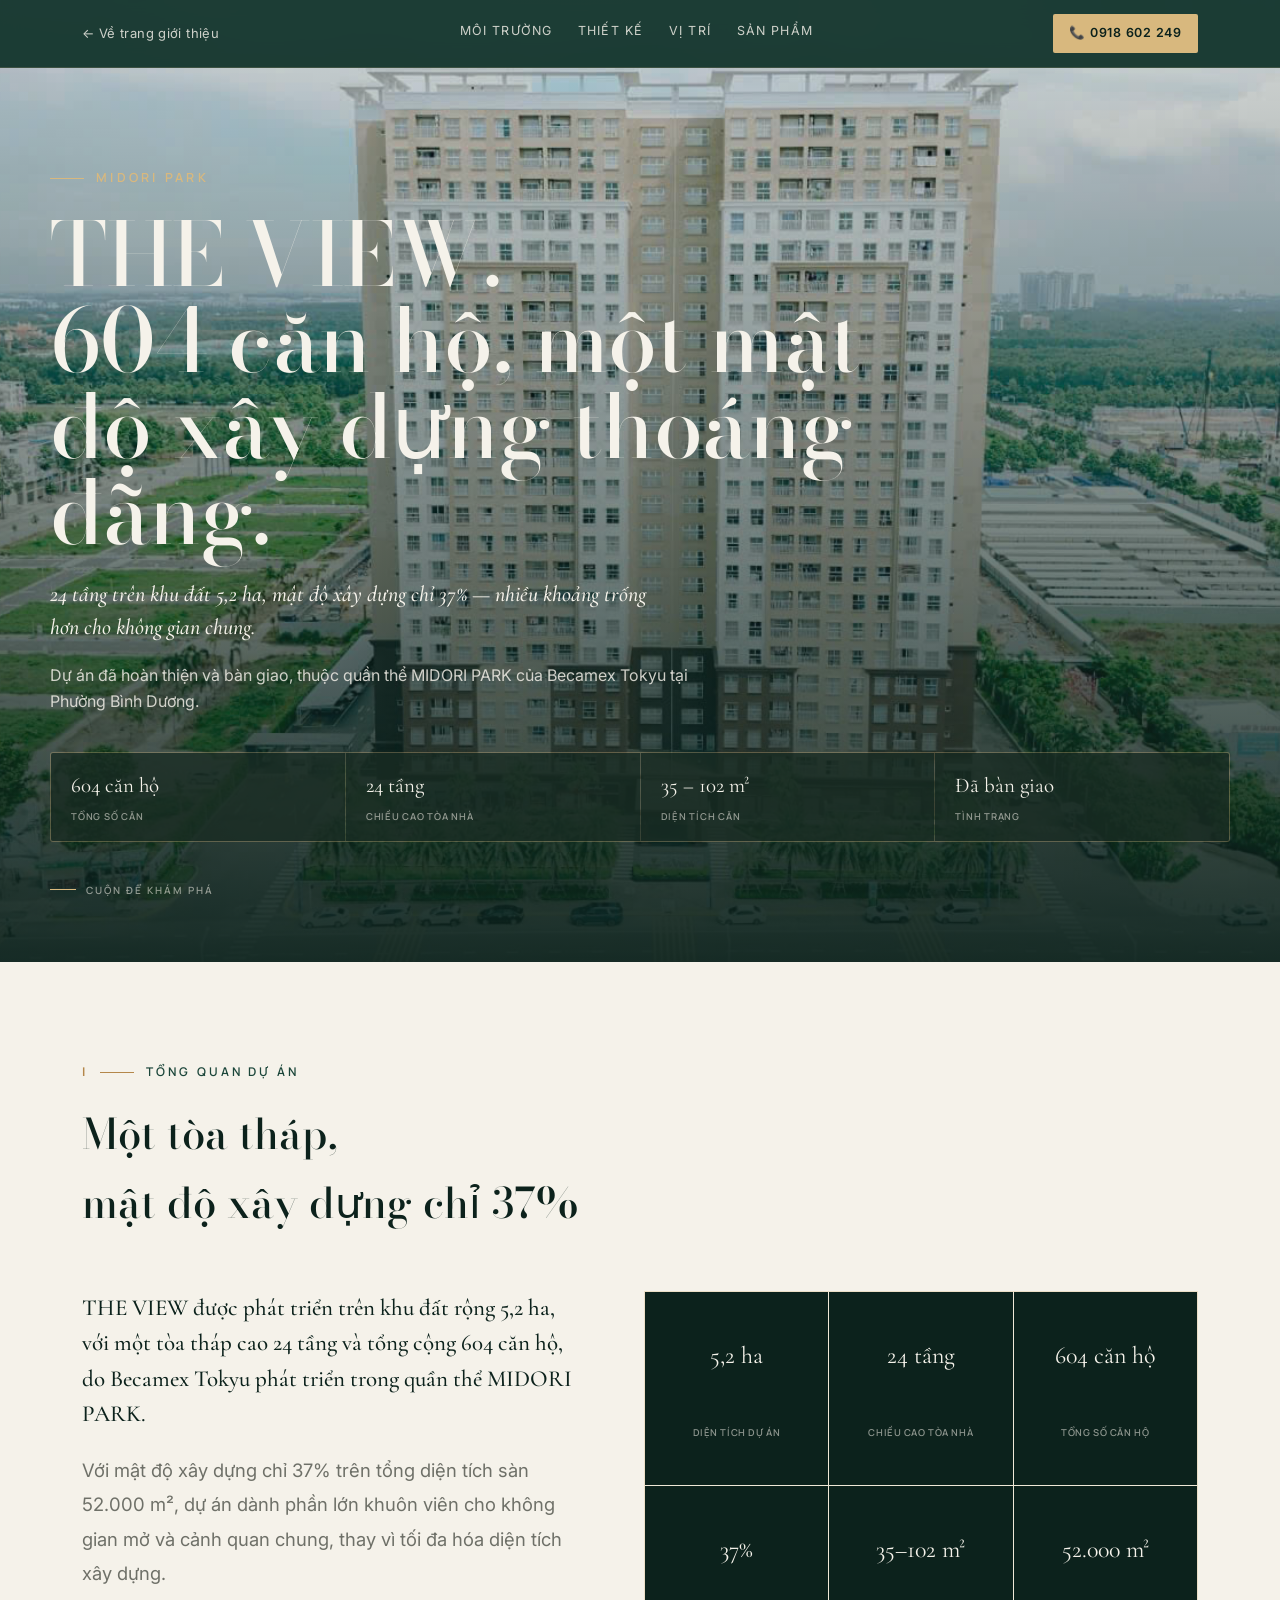
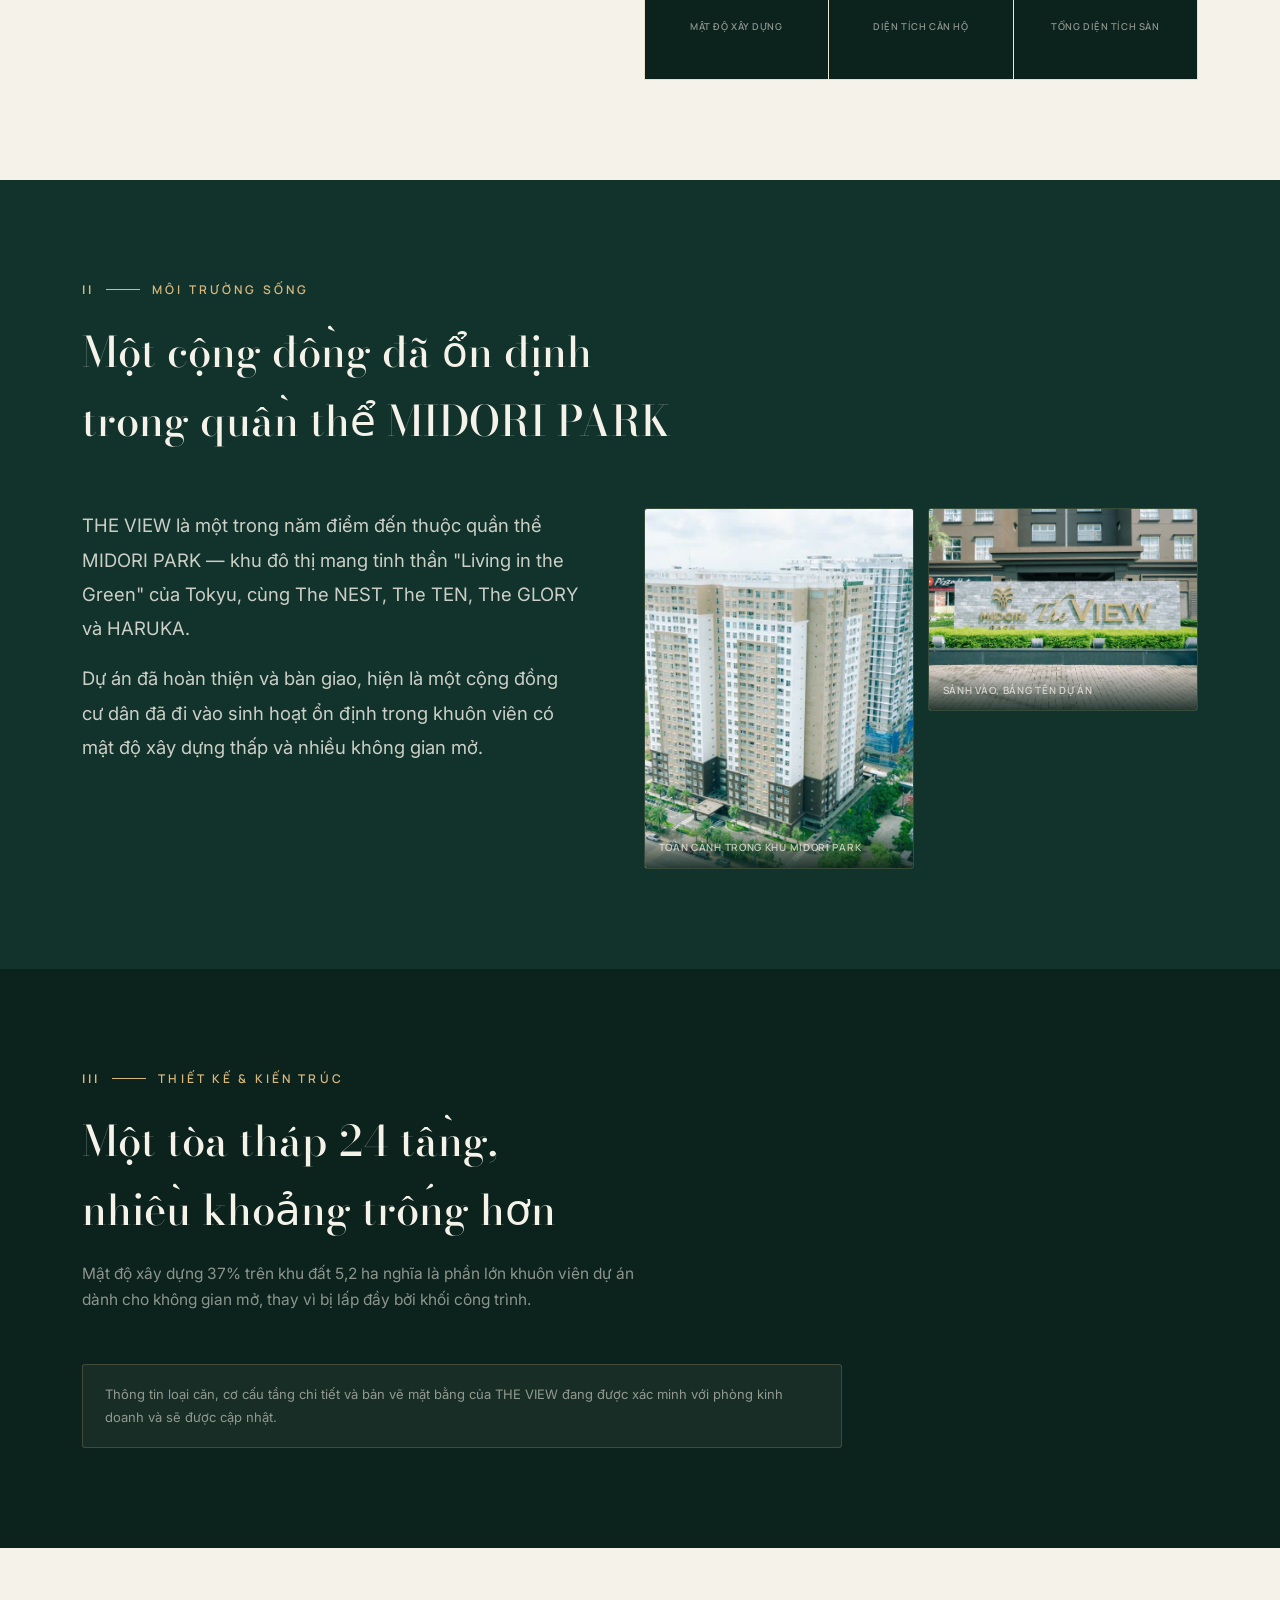
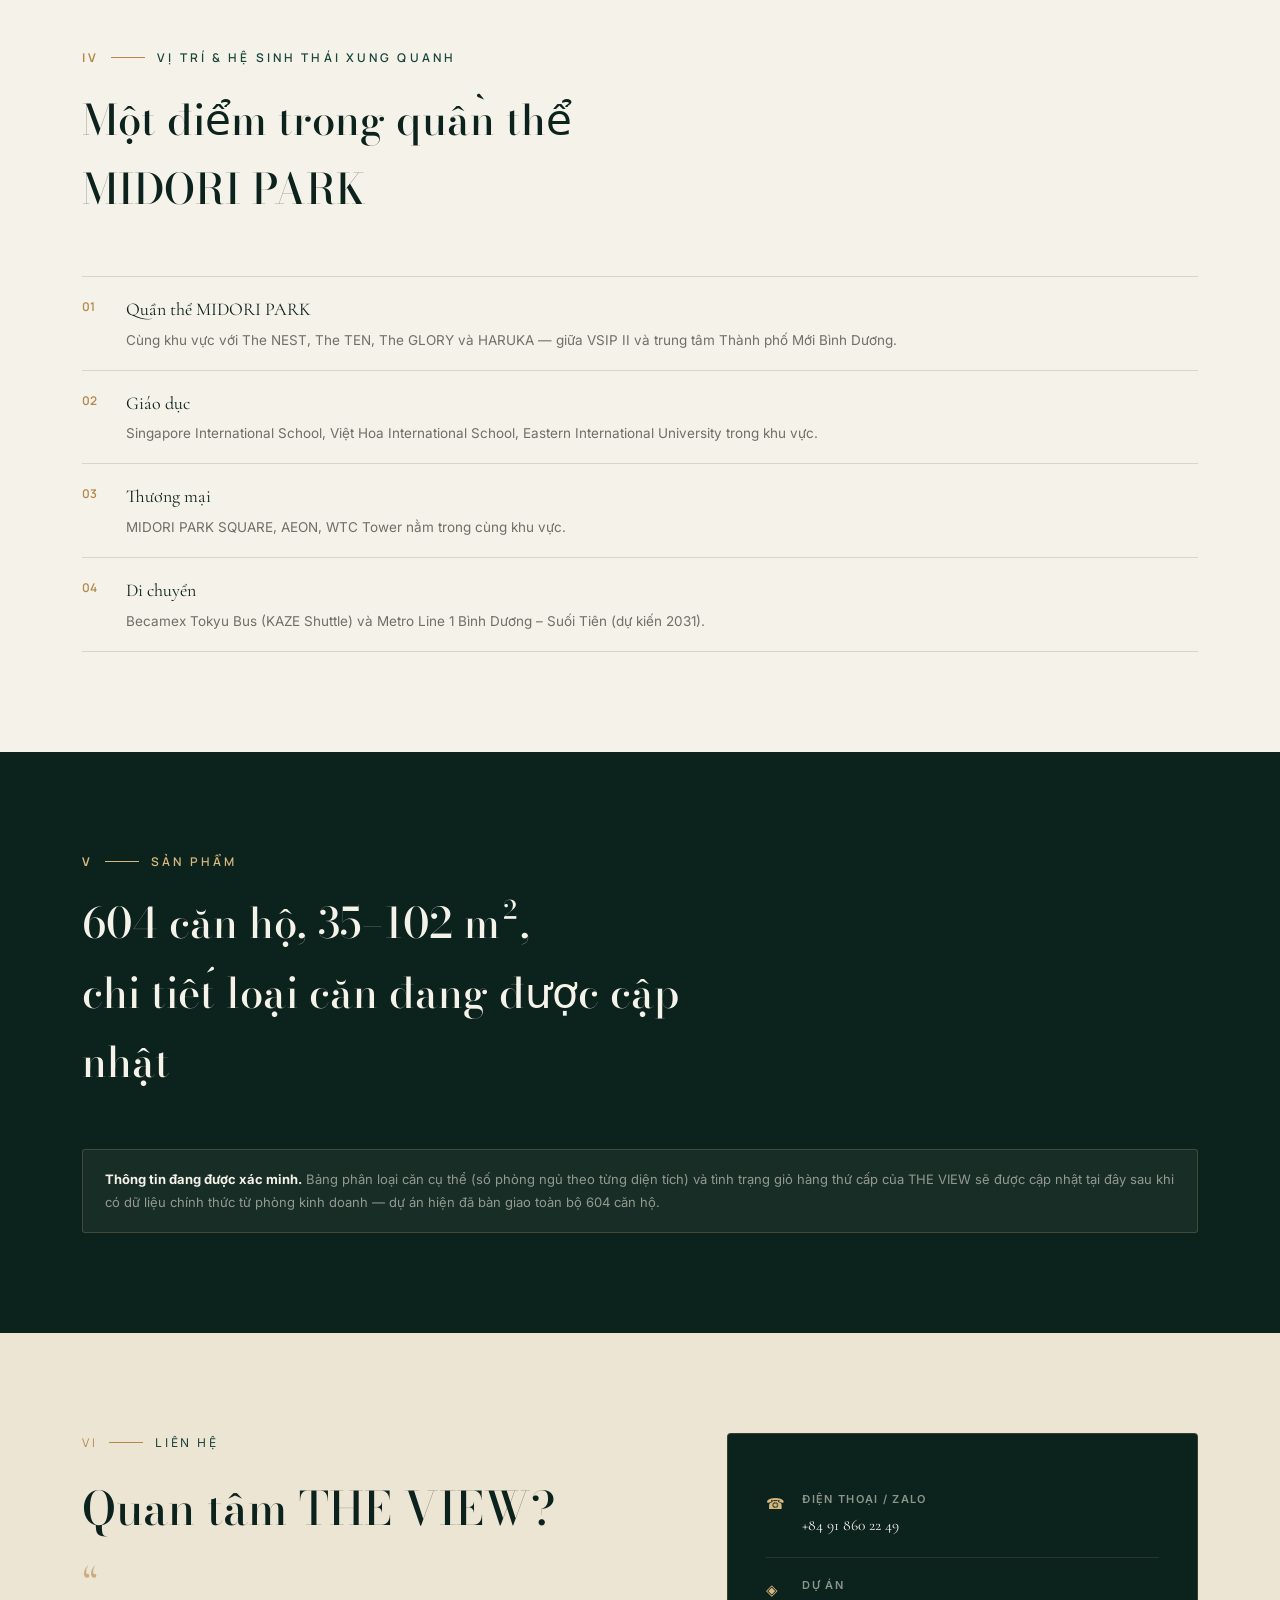
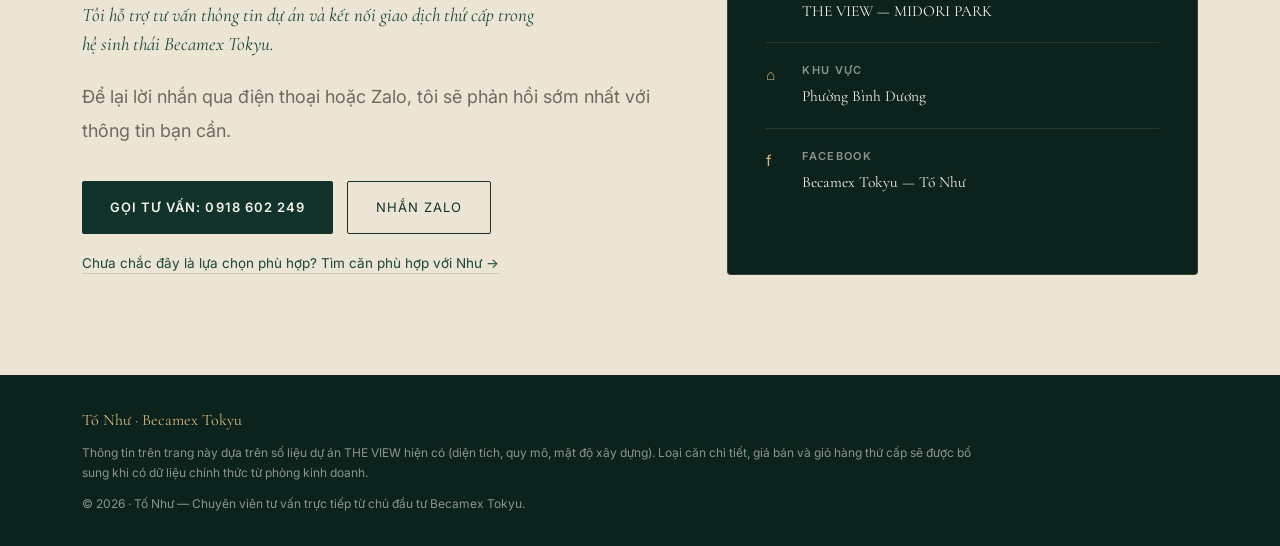
<file: 05_Content/the-view.html>
<!DOCTYPE html>
<html lang="vi">
<head>
<meta charset="UTF-8">
<meta name="viewport" content="width=device-width, initial-scale=1.0">
<title>THE VIEW | Tố Như — Becamex Tokyu</title>
<meta name="description" content="THE VIEW — 604 căn hộ, 24 tầng, 5,2 ha trong quần thể MIDORI PARK. Diện tích căn 35–102 m², mật độ xây dựng 37%. Tư vấn trực tiếp cùng Tố Như.">
<link rel="icon" type="image/svg+xml" href="../assets/favicon.svg">
<link rel="stylesheet" href="../assets/sticky-bar.css">
<link rel="preconnect" href="https://fonts.googleapis.com">
<link rel="preconnect" href="https://fonts.gstatic.com" crossorigin>
<link href="https://fonts.googleapis.com/css2?family=Bodoni+Moda:ital,wght@0,400;0,500;0,600;1,400;1,500&family=Cormorant+Garamond:ital,wght@0,400;0,500;0,600;1,400;1,500;1,600&family=Manrope:wght@500;600;700&family=Inter:wght@300;400;500;600&display=swap" rel="stylesheet">
<style>
  :root{
    --paper:#F5F2EA; --paper-deep:#ECE5D4;
    --forest:#12332B; --forest-2:#1B463A; --forest-3:#0C221C;
    --bronze:#B4874A; --bronze-light:#D8B87E; --terracotta:#B0603F;
    --ink:#1C2119; --ink-soft:rgba(28,33,25,0.62); --ink-faint:rgba(28,33,25,0.38);
    --line:rgba(18,51,43,0.14);
    --on-forest:rgba(245,242,234,0.82); --on-forest-soft:rgba(245,242,234,0.55);
    --font-heading:'Bodoni Moda',serif; --font-accent:'Cormorant Garamond',serif; --font-nav:'Manrope',sans-serif; --font-body:'Inter',sans-serif;
  }
  *{margin:0;padding:0;box-sizing:border-box;}
  html{scroll-behavior:smooth;}
  body{background:var(--paper);color:var(--ink);font-family:var(--font-body);font-weight:400;line-height:1.6;-webkit-font-smoothing:antialiased;overflow-x:hidden;}
  h1,h2,h3,.serif{font-family:var(--font-heading);font-weight:500;letter-spacing:0;}
  .mono{font-family:var(--font-nav);}
  a{color:inherit;text-decoration:none;}
  img{max-width:100%;display:block;}
  .wrap{max-width:1180px;margin:0 auto;padding:0 32px;}
  @media(max-width:640px){.wrap{padding:0 20px;}}
  a:focus-visible, button:focus-visible{outline:2px solid var(--bronze);outline-offset:3px;}
  @media (prefers-reduced-motion: reduce){ *{animation-duration:0.001ms !important; transition-duration:0.001ms !important;} html{scroll-behavior:auto;} }

  header.nav{position:fixed;top:0;left:0;right:0;z-index:100;background:rgba(18,51,43,0.94);backdrop-filter:blur(10px);border-bottom:1px solid rgba(216,184,126,0.18);}
  .nav-inner{display:flex;align-items:center;justify-content:space-between;gap:20px;padding:14px 32px;max-width:1180px;margin:0 auto;}
  .back-link{display:flex;align-items:center;gap:8px;color:var(--on-forest);font-size:13px;letter-spacing:0.03em;flex:0 0 auto;}
  .back-link:hover{color:var(--bronze-light);}
  nav.links{display:flex;gap:26px;}
  nav.links a{color:var(--on-forest);font-size:12.5px;letter-spacing:0.09em;text-transform:uppercase;position:relative;padding-bottom:4px;white-space:nowrap;}
  nav.links a::after{content:"";position:absolute;left:0;bottom:0;width:0;height:1px;background:var(--bronze-light);transition:width .3s ease;}
  nav.links a:hover::after{width:100%;}
  .nav-cta{display:flex;align-items:center;gap:8px;background:var(--bronze-light);color:var(--forest-3);padding:9px 16px;font-size:12.5px;letter-spacing:0.06em;text-transform:uppercase;font-weight:600;border-radius:2px;white-space:nowrap;transition:background .3s ease;}
  .nav-cta:hover{background:#EAD09B;}
  .nav-toggle{display:none;background:none;border:none;color:var(--paper);font-size:22px;cursor:pointer;flex:0 0 auto;}
  @media(max-width:900px){
    nav.links{display:flex;flex-direction:column;gap:0;position:absolute;top:100%;left:0;right:0;background:var(--forest-3);border-bottom:1px solid rgba(216,184,126,0.18);max-height:0;overflow:hidden;transition:max-height .35s ease;}
    nav.links.is-open{max-height:400px;}
    nav.links a{padding:15px 32px;border-top:1px solid rgba(216,184,126,0.1);}
    .nav-toggle{display:block;}
    .nav-cta{display:none;}
  }

  .hero{position:relative;min-height:82vh;display:flex;align-items:flex-end;color:var(--on-forest);overflow:hidden;}
  .hero img.hero-bg{position:absolute;inset:0;width:100%;height:100%;object-fit:cover;}
  .hero::after{content:"";position:absolute;inset:0;background:linear-gradient(180deg, rgba(12,34,28,0.15) 0%, rgba(12,34,28,0.55) 55%, rgba(12,34,28,0.94) 100%);}
  .hero-inner{position:relative;z-index:2;padding:168px 0 64px;width:100%;}
  .eyebrow{display:flex;align-items:center;gap:12px;margin-bottom:22px;color:var(--bronze-light);font-size:12.5px;letter-spacing:0.22em;text-transform:uppercase;}
  .eyebrow .dash{width:34px;height:1px;background:var(--bronze-light);}
  .hero h1{font-size:clamp(48px,7.4vw,88px);color:var(--paper);line-height:0.98;letter-spacing:-0.005em;max-width:820px;}
  .hero-tagline{margin-top:22px;max-width:600px;font-family:var(--font-accent);font-style:italic;font-weight:500;font-size:22px;color:var(--paper);line-height:1.5;}
  .hero-sub{margin-top:18px;max-width:640px;font-size:16px;color:var(--on-forest);}
  .stat-chips{display:flex;flex-wrap:wrap;gap:1px;background:rgba(216,184,126,0.18);margin-top:38px;border:1px solid rgba(216,184,126,0.18);border-radius:3px;overflow:hidden;}
  .stat-chip{flex:1 1 150px;background:rgba(12,34,28,0.72);padding:16px 20px;}
  .stat-chip .fv{font-family:var(--font-accent);font-size:21px;color:var(--paper);white-space:nowrap;}
  .stat-chip .fl{font-family:var(--font-nav);font-size:9.5px;letter-spacing:0.08em;text-transform:uppercase;color:var(--on-forest-soft);margin-top:5px;}
  .hero-scroll{margin-top:40px;display:flex;align-items:center;gap:10px;color:var(--on-forest-soft);font-family:var(--font-nav);font-size:10px;letter-spacing:0.2em;text-transform:uppercase;}
  .hero-scroll .stem{width:26px;height:1px;background:var(--bronze-light);}

  .section{padding:100px 0;}
  .section.tight{padding:80px 0;}
  .head{max-width:660px;margin-bottom:52px;}
  .head .kicker{display:flex;align-items:center;flex-wrap:wrap;row-gap:6px;gap:12px;color:var(--forest-2);font-size:12px;letter-spacing:0.22em;text-transform:uppercase;margin-bottom:18px;}
  .head .kicker .dash{width:34px;height:1px;background:var(--bronze);flex:0 0 auto;}
  .head .kicker .chapter-num{font-family:var(--font-nav);color:var(--bronze);}
  .head h2{font-size:clamp(28px,3.8vw,42px);color:var(--forest-3);}
  .head p{margin-top:16px;color:var(--ink-soft);font-size:15.5px;max-width:560px;}
  .section.on-forest{background:var(--forest);color:var(--on-forest);}
  .section.on-forest .head .kicker,
  .section.on-forest .head .kicker .chapter-num{color:var(--bronze-light);}
  .section.on-forest .head .kicker .dash{background:var(--bronze-light);}
  .section.on-forest .head h2{color:var(--paper);}
  .section.on-forest .head p{color:var(--on-forest-soft);}
  .section.deep{background:var(--forest-3);color:var(--on-forest);}
  .section.deep .head .kicker,
  .section.deep .head .kicker .chapter-num{color:var(--bronze-light);}
  .section.deep .head .kicker .dash{background:var(--bronze-light);}
  .section.deep .head h2{color:var(--paper);}
  .section.deep .head p{color:var(--on-forest-soft);}

  .prose p{color:var(--ink-soft);font-size:16px;margin-bottom:16px;max-width:640px;}
  .prose.on-dark p{color:var(--on-forest);}
  .prose p.lead{font-family:var(--font-accent);font-size:23px;color:var(--forest-3);font-weight:500;line-height:1.5;margin-bottom:20px;}
  .prose.on-dark p.lead{color:var(--paper);}

  .two-col{display:grid;grid-template-columns:0.95fr 1.05fr;gap:60px;align-items:start;}
  @media(max-width:900px){.two-col{grid-template-columns:1fr;gap:40px;}}

  .photo-grid{display:grid;grid-template-columns:1fr 1fr;gap:14px;}
  .photo-grid .ph{position:relative;overflow:hidden;border-radius:3px;border:1px solid rgba(216,184,126,0.18);}
  .photo-grid .ph img{width:100%;height:100%;object-fit:cover;transition:transform .6s ease;}
  .photo-grid .ph:hover img{transform:scale(1.04);}
  .photo-grid .ph.tall{grid-row:span 2;aspect-ratio:3/4;}
  .photo-grid .ph.wide{aspect-ratio:4/3;}
  .photo-grid .ph .cap{position:absolute;left:0;right:0;bottom:0;padding:12px 14px;background:linear-gradient(0deg, rgba(12,34,28,0.86), transparent);font-family:var(--font-nav);font-size:10px;letter-spacing:0.07em;text-transform:uppercase;color:rgba(245,242,234,0.75);}

  .feature-cols{display:grid;grid-template-columns:1fr 1fr;gap:1px;background:var(--line);border:1px solid var(--line);}
  @media(max-width:760px){.feature-cols{grid-template-columns:1fr;}}
  .feature-col{background:var(--paper);padding:36px 32px;}
  .feature-col .ac-label{font-family:var(--font-nav);font-size:11px;letter-spacing:0.1em;text-transform:uppercase;color:var(--bronze);margin-bottom:6px;}
  .feature-col h3{font-size:22px;color:var(--forest-3);margin-bottom:16px;}
  .feature-col p{font-size:14.5px;color:var(--ink-soft);}

  .fact-grid{display:grid;grid-template-columns:repeat(3,1fr);gap:1px;background:rgba(216,184,126,0.18);border:1px solid rgba(216,184,126,0.18);}
  @media(max-width:640px){.fact-grid{grid-template-columns:repeat(2,1fr);}}
  .fact-grid div{background:var(--forest-3);padding:22px 18px;text-align:center;}
  .fact-grid .fv{font-family:var(--font-accent);font-size:24px;color:var(--paper);white-space:nowrap;}
  .fact-grid .fl{font-family:var(--font-nav);font-size:9.5px;letter-spacing:0.06em;text-transform:uppercase;color:var(--on-forest-soft);margin-top:6px;}

  .map-list{display:flex;flex-direction:column;border-top:1px solid var(--line);}
  .map-item{display:flex;gap:18px;padding:18px 0;border-bottom:1px solid var(--line);}
  .map-item .mk{font-family:var(--font-nav);font-size:12px;color:var(--bronze);flex:0 0 auto;padding-top:2px;min-width:26px;}
  .map-item .mt{font-family:var(--font-accent);font-size:18px;color:var(--forest-3);margin-bottom:4px;}
  .map-item p{font-size:13.5px;color:var(--ink-soft);line-height:1.5;}

  .note-box{margin-top:28px;padding:18px 22px;border:1px solid var(--line);border-radius:3px;background:var(--paper-deep);font-size:13px;color:var(--ink-soft);max-width:760px;}
  .note-box.on-dark{border-color:rgba(216,184,126,0.22);background:rgba(245,242,234,0.05);color:var(--on-forest-soft);}

  .contact{background:var(--paper-deep);}
  .contact-grid{display:grid;grid-template-columns:1.1fr 0.9fr;gap:70px;}
  @media(max-width:900px){.contact-grid{grid-template-columns:1fr;gap:44px;}}
  .contact-copy h2{font-size:clamp(30px,4.2vw,46px);color:var(--forest-3);margin-bottom:20px;}
  .contact-copy .refrain{font-family:var(--font-accent);font-style:italic;font-size:19px;color:var(--forest-2);max-width:460px;margin-bottom:22px;line-height:1.5;}
  .contact-copy p.desc{color:var(--ink-soft);font-size:16px;max-width:460px;margin-bottom:34px;}
  .contact-actions{display:flex;flex-wrap:wrap;gap:14px;}
  .btn-dark{background:var(--forest);color:var(--paper);padding:15px 28px;font-size:13px;letter-spacing:0.08em;text-transform:uppercase;font-weight:600;border-radius:2px;display:inline-flex;align-items:center;gap:10px;transition:background .3s ease;}
  .btn-dark:hover{background:var(--forest-3);}
  .btn-outline{border:1px solid var(--forest);color:var(--forest);padding:15px 28px;font-size:13px;letter-spacing:0.08em;text-transform:uppercase;border-radius:2px;transition:all .3s ease;}
  .btn-outline:hover{background:var(--forest);color:var(--paper);}
  .contact-card{background:var(--forest-3);border-radius:4px;padding:38px;color:var(--on-forest);border:1px solid rgba(216,184,126,0.2);}
  .contact-card .row{display:flex;gap:16px;padding:18px 0;border-bottom:1px solid rgba(216,184,126,0.14);}
  .contact-card .row:last-child{border-bottom:none;}
  .contact-card .row .ic{color:var(--bronze-light);font-size:15px;width:20px;padding-top:2px;}
  .contact-card .row .t{font-size:11px;letter-spacing:0.12em;text-transform:uppercase;color:var(--on-forest-soft);margin-bottom:5px;}
  .contact-card .row .v{font-size:15.5px;color:var(--paper);font-family:var(--font-accent);}

  footer{background:var(--forest-3);color:var(--on-forest-soft);padding:32px 0;}
  .footer-inner{display:flex;flex-direction:column;gap:10px;font-size:12px;}
  .footer-inner .fmark{color:var(--bronze-light);font-family:var(--font-accent);font-size:16px;}
  .footer-inner p{max-width:900px;color:var(--on-forest-soft);}

  .reveal{opacity:0;transform:translateY(18px);transition:opacity .7s ease, transform .7s ease;}
  .reveal.in{opacity:1;transform:translateY(0);}

  /* ===== TYPOGRAPHY REFINEMENT — LUXURY EDITORIAL SYSTEM ===== */
  body{line-height:1.65;}
  .eyebrow, .head .kicker{font-family:var(--font-nav);letter-spacing:0.26em;font-weight:600;}
  .head .kicker .chapter-num{font-weight:700;}
  .stat-chip .fl, .fact-grid .fl, .ac-label, .g-label, .tower-row .fl-num, .map-item .mk,
  .photo-grid .ph .cap, .contact-card .row .t, .hero-scroll{font-weight:600;}
  .prose p{line-height:1.85;font-size:clamp(16.5px,1.6vw,18.5px);max-width:700px;}
  .prose p.lead{line-height:1.55;}
  .contact-copy p.desc{line-height:1.85;font-size:clamp(16.5px,1.5vw,18px);max-width:700px;}
  .map-item p{line-height:1.7;}
  .footer-inner p{line-height:1.7;}
  .note-box{line-height:1.75;}
  .contact-copy .refrain{position:relative;}
  .contact-copy .refrain::before{
    content:"“";display:block;font-family:var(--font-accent);font-style:normal;
    font-size:48px;line-height:0.6;color:var(--bronze);opacity:0.6;margin-bottom:6px;
  }
</style>
</head>
<body>

<header class="nav">
  <div class="nav-inner">
    <a class="back-link" href="../index.html">&larr; Về trang giới thiệu</a>
    <nav class="links" id="navLinks">
      <a href="#moi-truong">Môi trường</a>
      <a href="#thiet-ke">Thiết kế</a>
      <a href="#vi-tri">Vị trí</a>
      <a href="#san-pham">Sản phẩm</a>
    </nav>
    <a class="nav-cta" href="tel:+84918602249">📞 0918 602 249</a>
    <button class="nav-toggle" id="navToggle" aria-label="Menu" aria-expanded="false">☰</button>
  </div>
</header>

<section class="hero">
  <img class="hero-bg" src="../image-web/The%20VIEW/8b5508f69771162f4f603.jpg" alt="Toàn cảnh THE VIEW">
  <div class="wrap hero-inner">
    <div class="eyebrow"><span class="dash"></span> MIDORI PARK</div>
    <h1>THE VIEW.<br>604 căn hộ, một mật độ xây dựng thoáng đãng.</h1>
    <p class="hero-tagline">24 tầng trên khu đất 5,2 ha, mật độ xây dựng chỉ 37% — nhiều khoảng trống hơn cho không gian chung.</p>
    <p class="hero-sub">Dự án đã hoàn thiện và bàn giao, thuộc quần thể MIDORI PARK của Becamex Tokyu tại Phường Bình Dương.</p>
    <div class="stat-chips">
      <div class="stat-chip"><div class="fv">604 căn hộ</div><div class="fl">Tổng số căn</div></div>
      <div class="stat-chip"><div class="fv">24 tầng</div><div class="fl">Chiều cao tòa nhà</div></div>
      <div class="stat-chip"><div class="fv">35 – 102 m²</div><div class="fl">Diện tích căn</div></div>
      <div class="stat-chip"><div class="fv">Đã bàn giao</div><div class="fl">Tình trạng</div></div>
    </div>
    <div class="hero-scroll"><span class="stem"></span><span>Cuộn để khám phá</span></div>
  </div>
</section>

<section class="section" id="tong-quan">
  <div class="wrap">
    <div class="head reveal">
      <div class="kicker"><span class="chapter-num">I</span><span class="dash"></span> Tổng quan dự án</div>
      <h2>Một tòa tháp,<br>mật độ xây dựng chỉ 37%</h2>
    </div>
    <div class="two-col">
      <div class="prose reveal">
        <p class="lead">THE VIEW được phát triển trên khu đất rộng 5,2 ha, với một tòa tháp cao 24 tầng và tổng cộng 604 căn hộ, do Becamex Tokyu phát triển trong quần thể MIDORI PARK.</p>
        <p>Với mật độ xây dựng chỉ 37% trên tổng diện tích sàn 52.000 m², dự án dành phần lớn khuôn viên cho không gian mở và cảnh quan chung, thay vì tối đa hóa diện tích xây dựng.</p>
      </div>
      <div class="reveal">
        <div class="fact-grid">
          <div><div class="fv">5,2 ha</div><div class="fl">Diện tích dự án</div></div>
          <div><div class="fv">24 tầng</div><div class="fl">Chiều cao tòa nhà</div></div>
          <div><div class="fv">604 căn hộ</div><div class="fl">Tổng số căn hộ</div></div>
          <div><div class="fv">37%</div><div class="fl">Mật độ xây dựng</div></div>
          <div><div class="fv">35–102 m²</div><div class="fl">Diện tích căn hộ</div></div>
          <div><div class="fv">52.000 m²</div><div class="fl">Tổng diện tích sàn</div></div>
        </div>
      </div>
    </div>
  </div>
</section>

<section class="section on-forest" id="moi-truong">
  <div class="wrap">
    <div class="head reveal">
      <div class="kicker"><span class="chapter-num">II</span><span class="dash"></span> Môi trường sống</div>
      <h2>Một cộng đồng đã ổn định<br>trong quần thể MIDORI PARK</h2>
    </div>
    <div class="two-col">
      <div class="prose on-dark reveal">
        <p>THE VIEW là một trong năm điểm đến thuộc quần thể MIDORI PARK — khu đô thị mang tinh thần "Living in the Green" của Tokyu, cùng The NEST, The TEN, The GLORY và HARUKA.</p>
        <p>Dự án đã hoàn thiện và bàn giao, hiện là một cộng đồng cư dân đã đi vào sinh hoạt ổn định trong khuôn viên có mật độ xây dựng thấp và nhiều không gian mở.</p>
      </div>
      <div class="photo-grid reveal">
        <div class="ph tall"><img src="../image-web/The%20VIEW/8eb02914b69337cd6e822.jpg" alt="THE VIEW — toàn cảnh trong khu MIDORI PARK"><div class="cap">Toàn cảnh trong khu MIDORI PARK</div></div>
        <div class="ph wide"><img src="../image-web/The%20VIEW/76eb694ff6c877962ed91.jpg" alt="THE VIEW — sảnh vào, bảng tên dự án"><div class="cap">Sảnh vào, bảng tên dự án</div></div>
      </div>
    </div>
  </div>
</section>

<section class="section deep" id="thiet-ke">
  <div class="wrap">
    <div class="head reveal">
      <div class="kicker"><span class="chapter-num">III</span><span class="dash"></span> Thiết kế &amp; kiến trúc</div>
      <h2>Một tòa tháp 24 tầng,<br>nhiều khoảng trống hơn</h2>
      <p>Mật độ xây dựng 37% trên khu đất 5,2 ha nghĩa là phần lớn khuôn viên dự án dành cho không gian mở, thay vì bị lấp đầy bởi khối công trình.</p>
    </div>
    <div class="note-box on-dark">Thông tin loại căn, cơ cấu tầng chi tiết và bản vẽ mặt bằng của THE VIEW đang được xác minh với phòng kinh doanh và sẽ được cập nhật.</div>
  </div>
</section>

<section class="section" id="vi-tri">
  <div class="wrap">
    <div class="head reveal">
      <div class="kicker"><span class="chapter-num">IV</span><span class="dash"></span> Vị trí &amp; hệ sinh thái xung quanh</div>
      <h2>Một điểm trong quần thể<br>MIDORI PARK</h2>
    </div>
    <div class="map-list reveal">
      <div class="map-item"><span class="mk">01</span><div><div class="mt">Quần thể MIDORI PARK</div><p>Cùng khu vực với The NEST, The TEN, The GLORY và HARUKA — giữa VSIP II và trung tâm Thành phố Mới Bình Dương.</p></div></div>
      <div class="map-item"><span class="mk">02</span><div><div class="mt">Giáo dục</div><p>Singapore International School, Việt Hoa International School, Eastern International University trong khu vực.</p></div></div>
      <div class="map-item"><span class="mk">03</span><div><div class="mt">Thương mại</div><p>MIDORI PARK SQUARE, AEON, WTC Tower nằm trong cùng khu vực.</p></div></div>
      <div class="map-item"><span class="mk">04</span><div><div class="mt">Di chuyển</div><p>Becamex Tokyu Bus (KAZE Shuttle) và Metro Line 1 Bình Dương – Suối Tiên (dự kiến 2031).</p></div></div>
    </div>
  </div>
</section>

<section class="section deep" id="san-pham">
  <div class="wrap">
    <div class="head reveal">
      <div class="kicker"><span class="chapter-num">V</span><span class="dash"></span> Sản phẩm</div>
      <h2>604 căn hộ, 35–102 m²,<br>chi tiết loại căn đang được cập nhật</h2>
    </div>
    <div class="note-box on-dark" style="max-width:100%;">
      <strong style="color:var(--paper);">Thông tin đang được xác minh.</strong> Bảng phân loại căn cụ thể (số phòng ngủ theo từng diện tích) và tình trạng giỏ hàng thứ cấp của THE VIEW sẽ được cập nhật tại đây sau khi có dữ liệu chính thức từ phòng kinh doanh — dự án hiện đã bàn giao toàn bộ 604 căn hộ.
    </div>
  </div>
</section>

<section class="section contact" id="lien-he">
  <div class="wrap contact-grid">
    <div class="contact-copy reveal">
      <div class="kicker" style="display:flex;align-items:center;gap:12px;color:var(--forest-2);font-size:12px;letter-spacing:0.22em;text-transform:uppercase;margin-bottom:18px;">
        <span class="chapter-num mono" style="color:var(--bronze);">VI</span><span class="dash" style="width:34px;height:1px;background:var(--bronze);"></span> Liên hệ
      </div>
      <h2>Quan tâm THE VIEW?</h2>
      <p class="refrain">Tôi hỗ trợ tư vấn thông tin dự án và kết nối giao dịch thứ cấp trong hệ sinh thái Becamex Tokyu.</p>
      <p class="desc">Để lại lời nhắn qua điện thoại hoặc Zalo, tôi sẽ phản hồi sớm nhất với thông tin bạn cần.</p>
      <div class="contact-actions">
        <a class="btn-dark" href="tel:+84918602249">Gọi tư vấn: 0918 602 249</a>
        <a class="btn-outline" href="https://zalo.me/0918602249" target="_blank" rel="noopener">Nhắn Zalo</a>
      </div>
      <p style="margin-top:18px;font-size:13.5px;"><a href="../index.html#tim-can-phu-hop" style="color:var(--forest-2);border-bottom:1px solid var(--line);padding-bottom:2px;">Chưa chắc đây là lựa chọn phù hợp? Tìm căn phù hợp với Như →</a></p>
    </div>
    <div class="contact-card reveal">
      <div class="row"><span class="ic">☎</span><div><div class="t">Điện thoại / Zalo</div><div class="v">+84 91 860 22 49</div></div></div>
      <div class="row"><span class="ic">◈</span><div><div class="t">Dự án</div><div class="v">THE VIEW — MIDORI PARK</div></div></div>
      <div class="row"><span class="ic">⌂</span><div><div class="t">Khu vực</div><div class="v">Phường Bình Dương</div></div></div>
      <div class="row"><span class="ic">f</span><div><div class="t">Facebook</div><div class="v"><a href="https://www.facebook.com/profile.php?id=100034539233437" target="_blank" rel="noopener">Becamex Tokyu — Tố Như</a></div></div></div>
    </div>
  </div>
</section>

<footer>
  <div class="wrap footer-inner">
    <div class="fmark">Tố Như · Becamex Tokyu</div>
    <p>Thông tin trên trang này dựa trên số liệu dự án THE VIEW hiện có (diện tích, quy mô, mật độ xây dựng). Loại căn chi tiết, giá bán và giỏ hàng thứ cấp sẽ được bổ sung khi có dữ liệu chính thức từ phòng kinh doanh.</p>
    <div>© 2026 · Tố Như — Chuyên viên tư vấn trực tiếp từ chủ đầu tư Becamex Tokyu.</div>
  </div>
</footer>

<script>
  const revealEls = document.querySelectorAll('.reveal');
  const io = new IntersectionObserver((entries)=>{
    entries.forEach(e=>{ if(e.isIntersecting){ e.target.classList.add('in'); io.unobserve(e.target); } });
  }, {threshold:0.15});
  revealEls.forEach(el=>io.observe(el));

  const navToggle = document.getElementById('navToggle');
  const navLinks = document.getElementById('navLinks');
  navToggle.addEventListener('click', ()=>{
    const open = navLinks.classList.toggle('is-open');
    navToggle.setAttribute('aria-expanded', open ? 'true' : 'false');
  });
  navLinks.querySelectorAll('a').forEach(a=>{
    a.addEventListener('click', ()=>{ navLinks.classList.remove('is-open'); navToggle.setAttribute('aria-expanded','false'); });
  });
</script>

<script src="../assets/sticky-bar.js"></script>
</body>
</html>
</file>
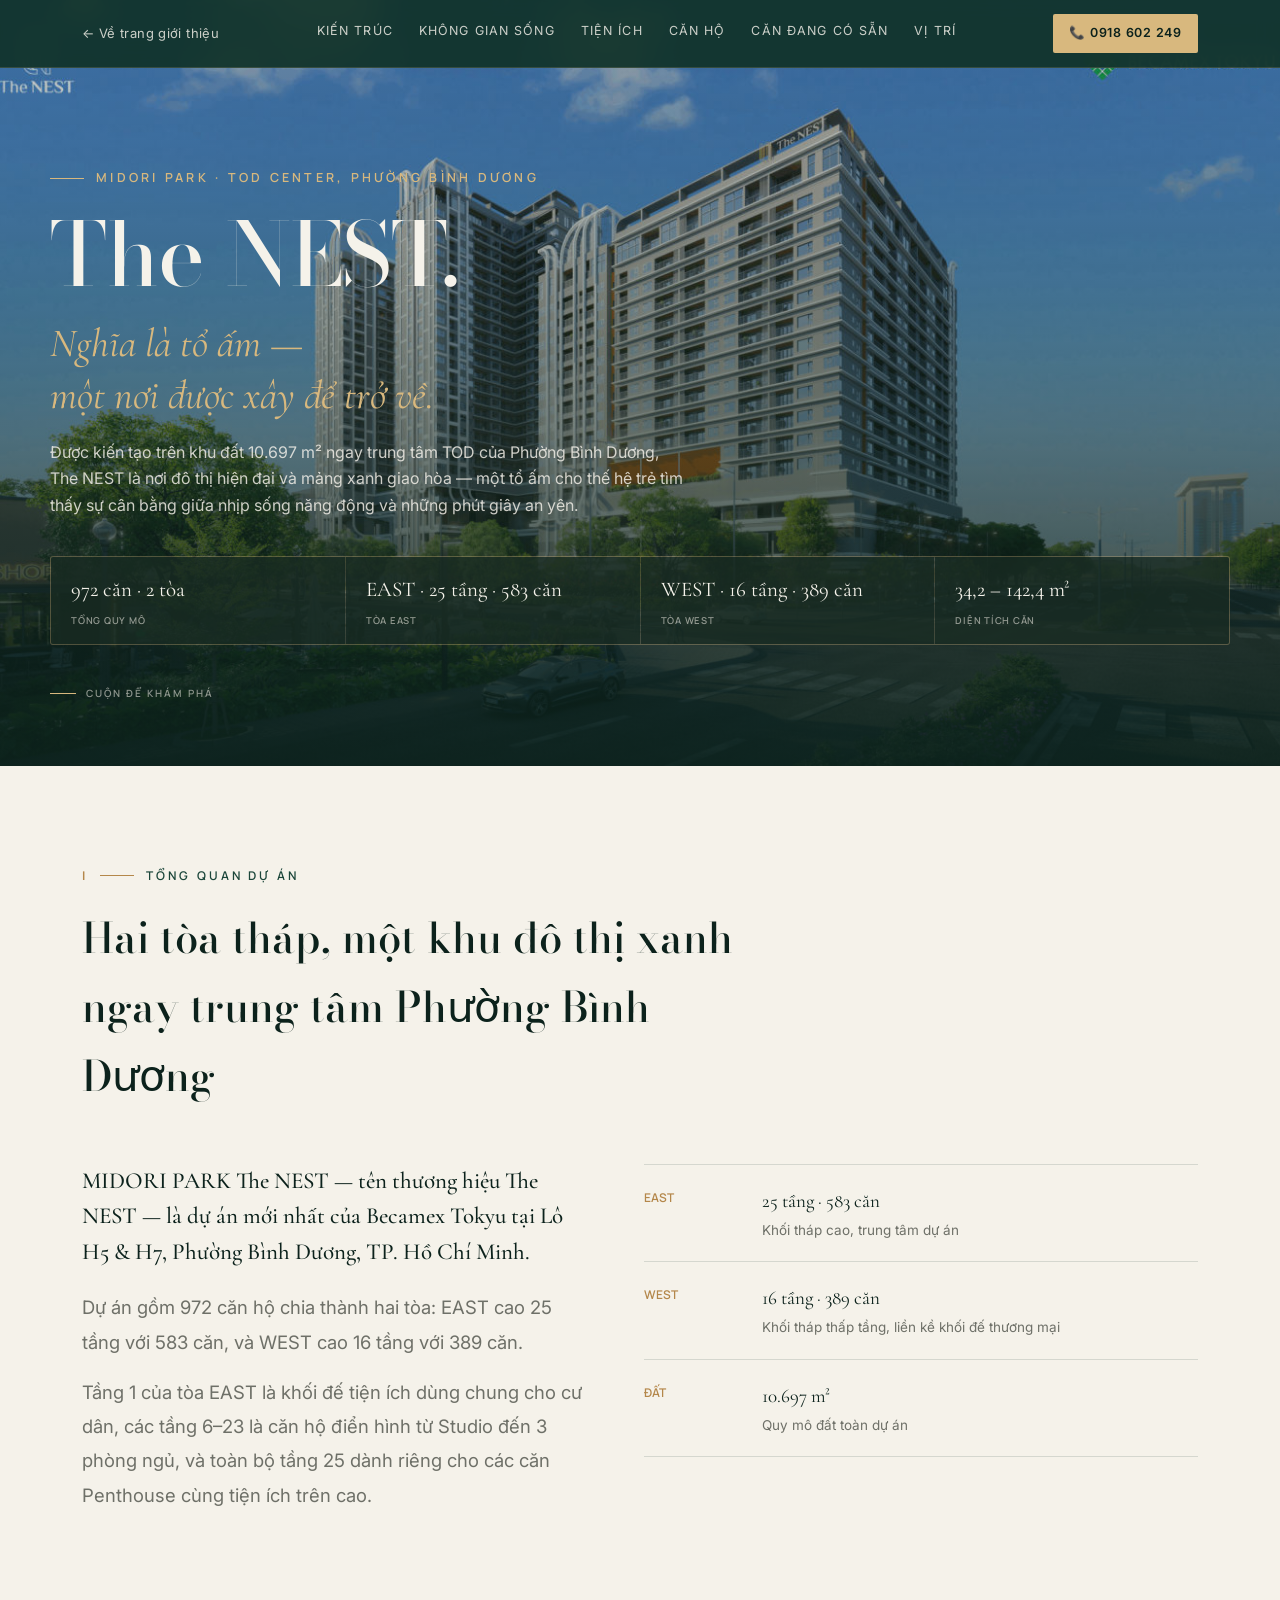
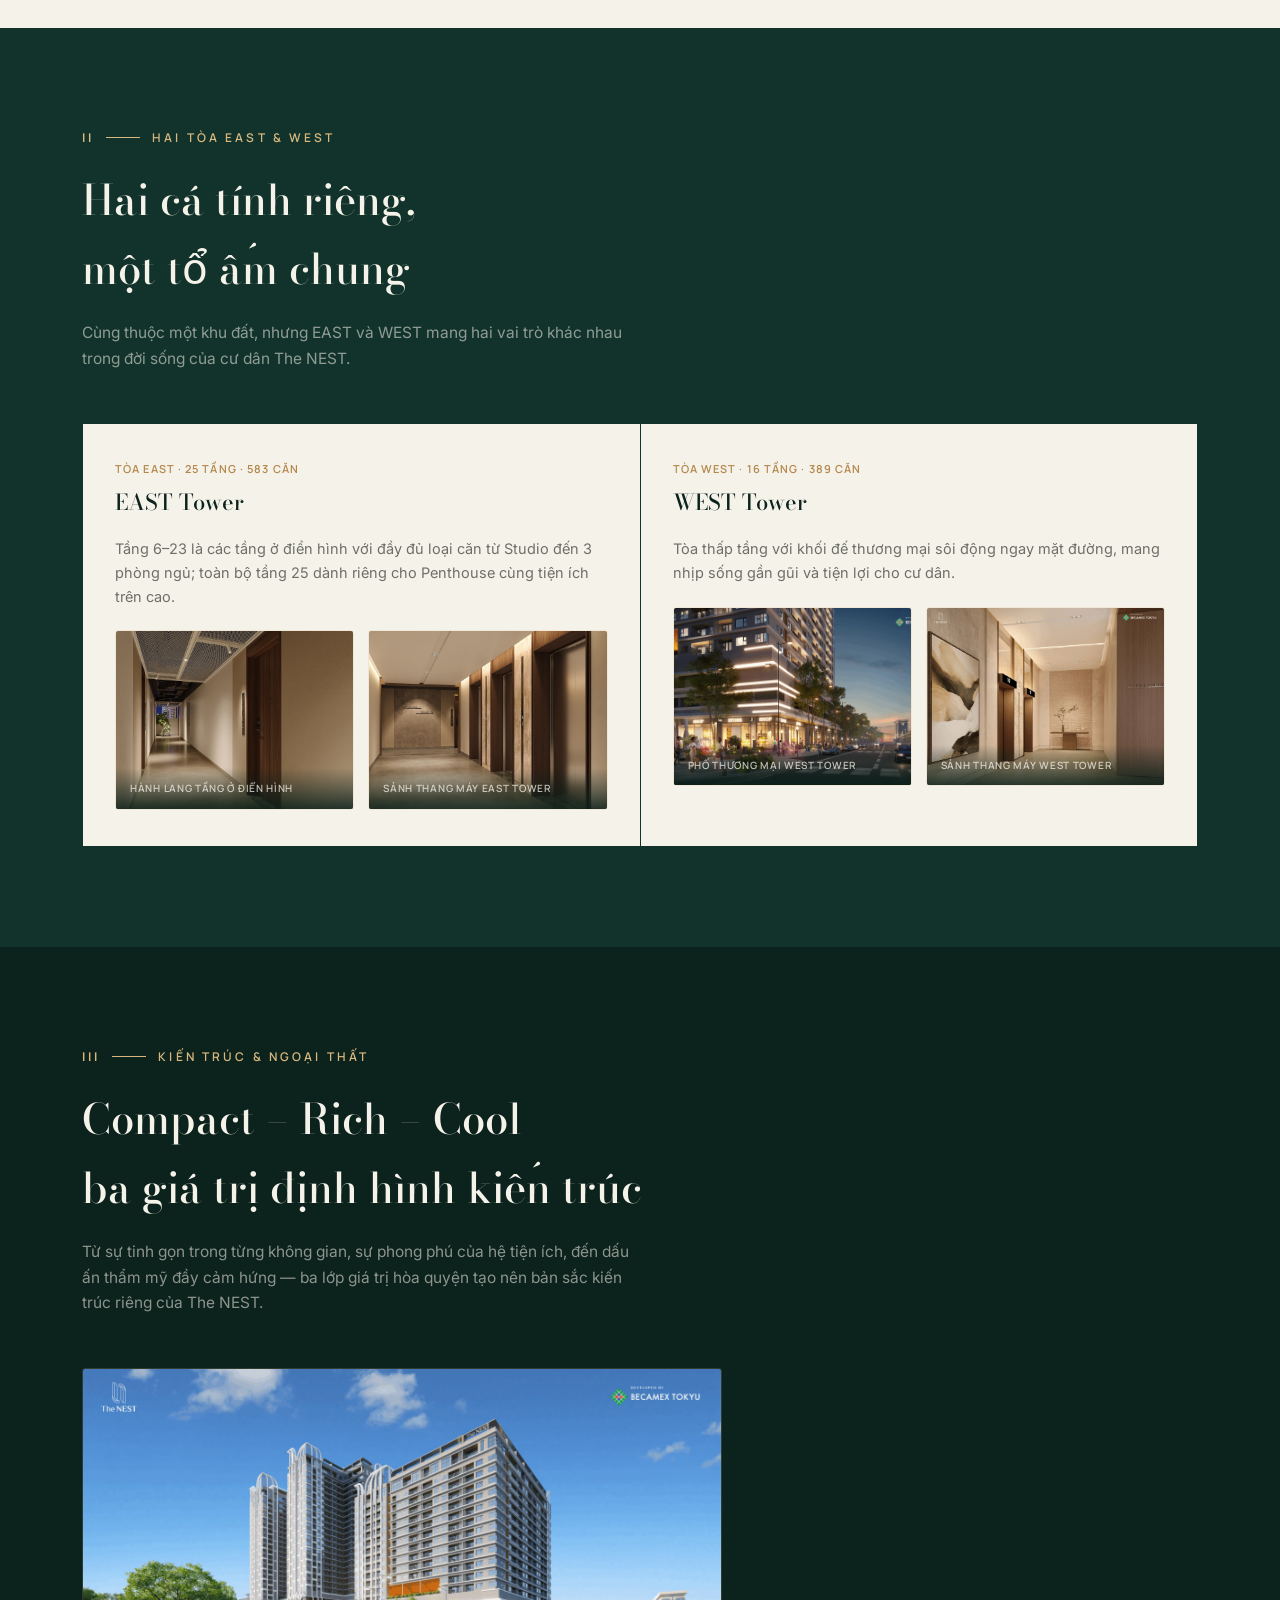
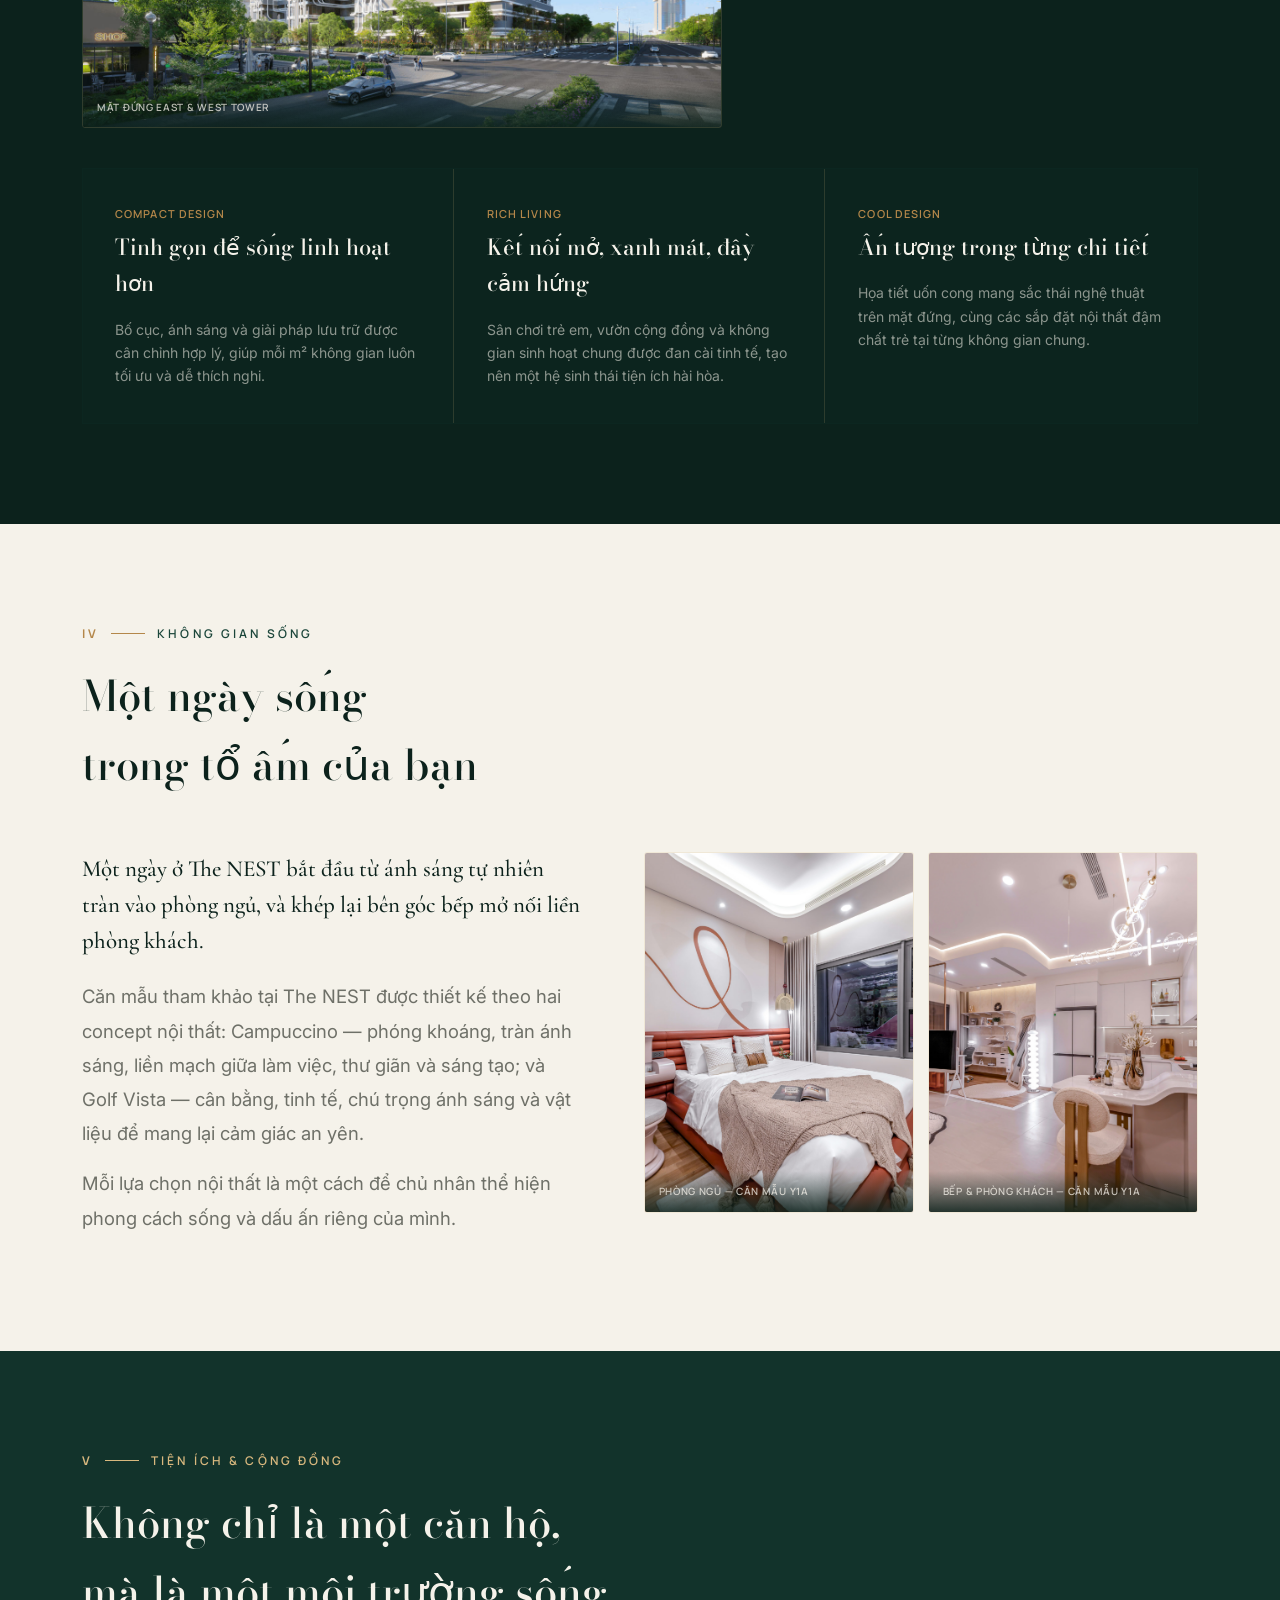
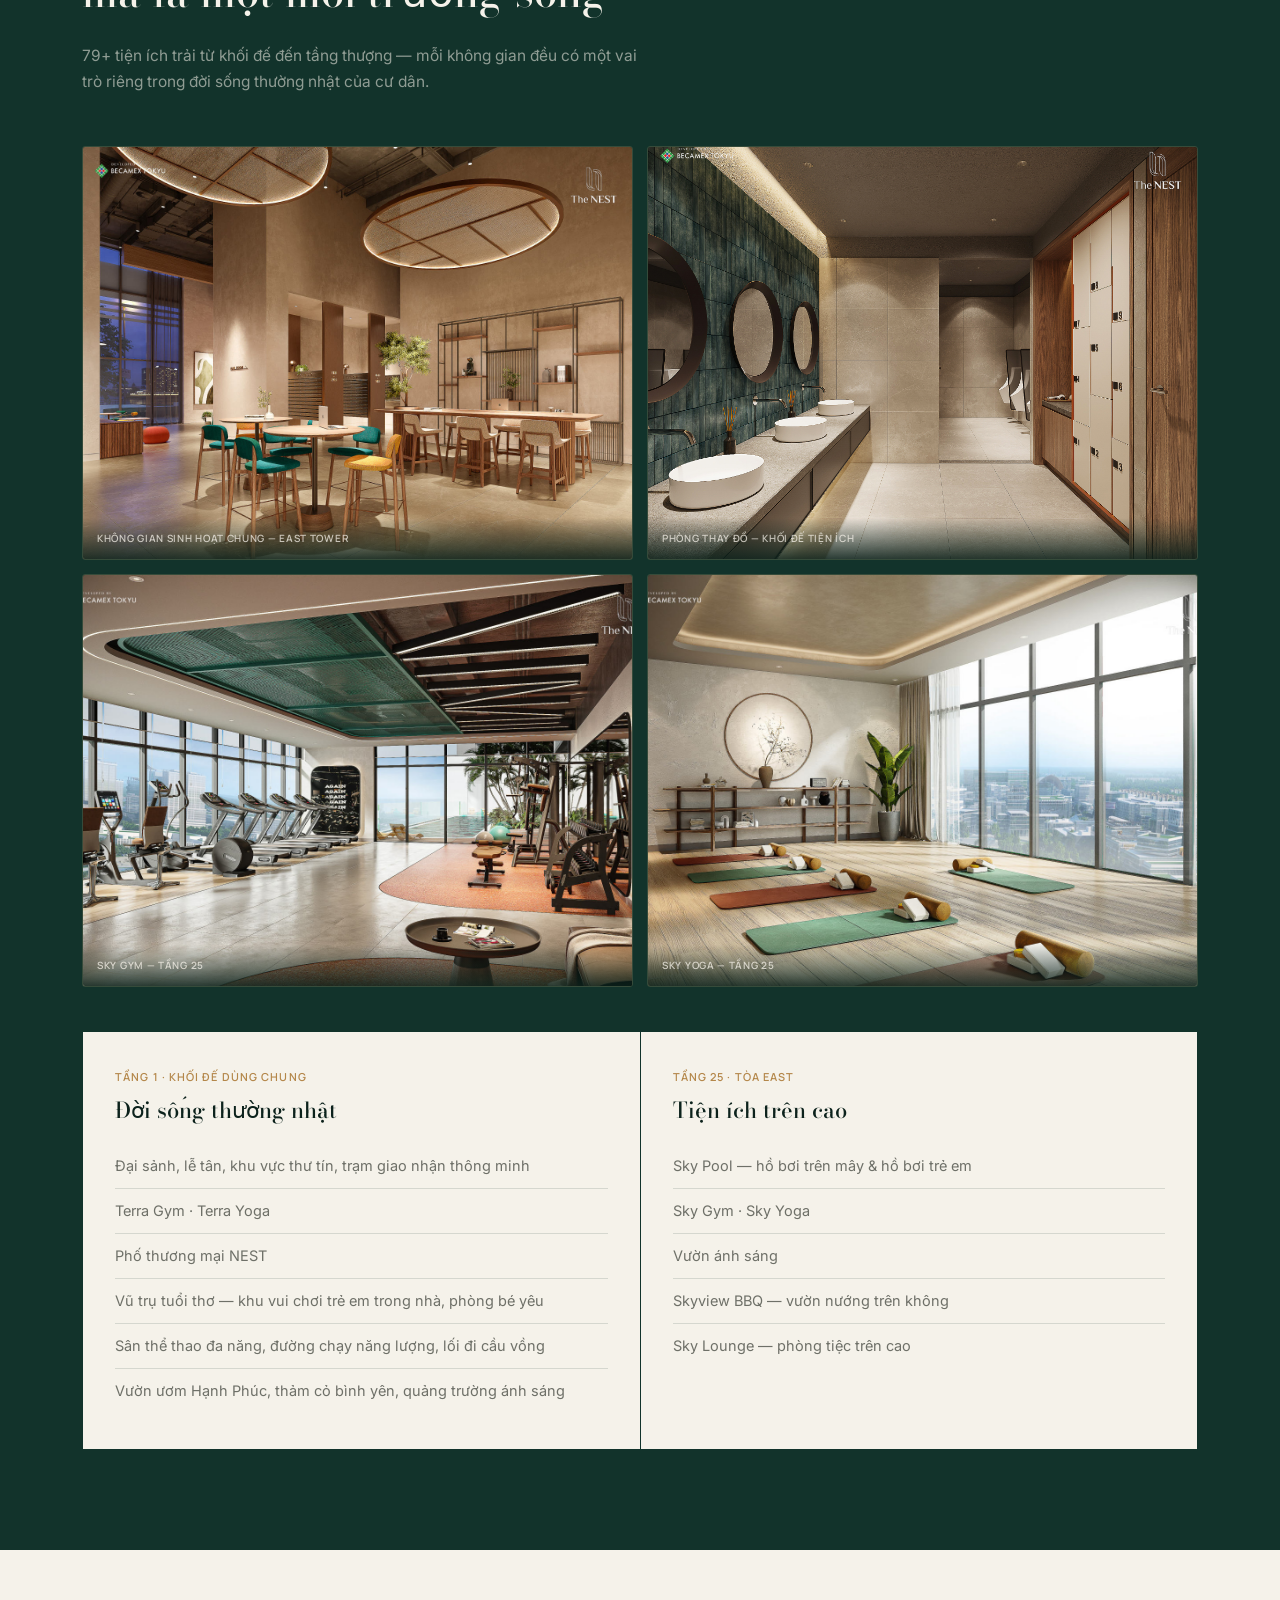
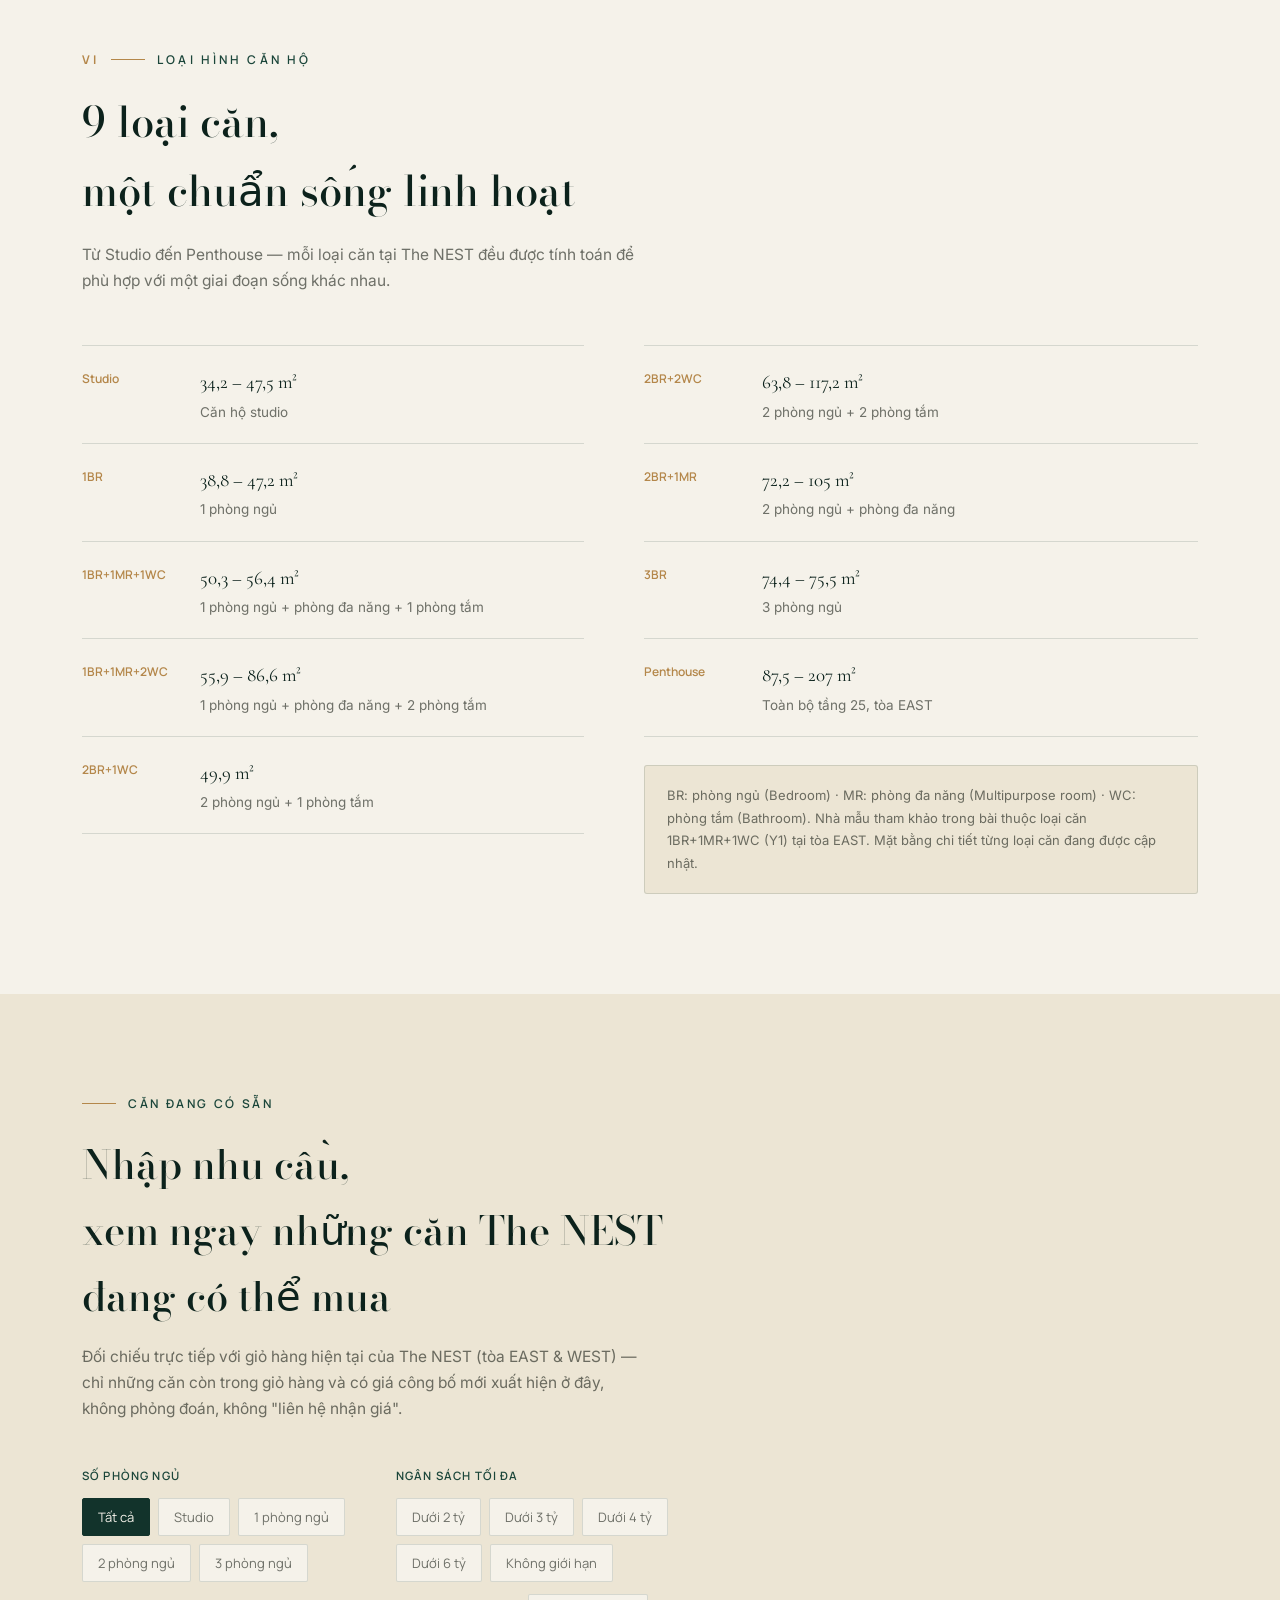
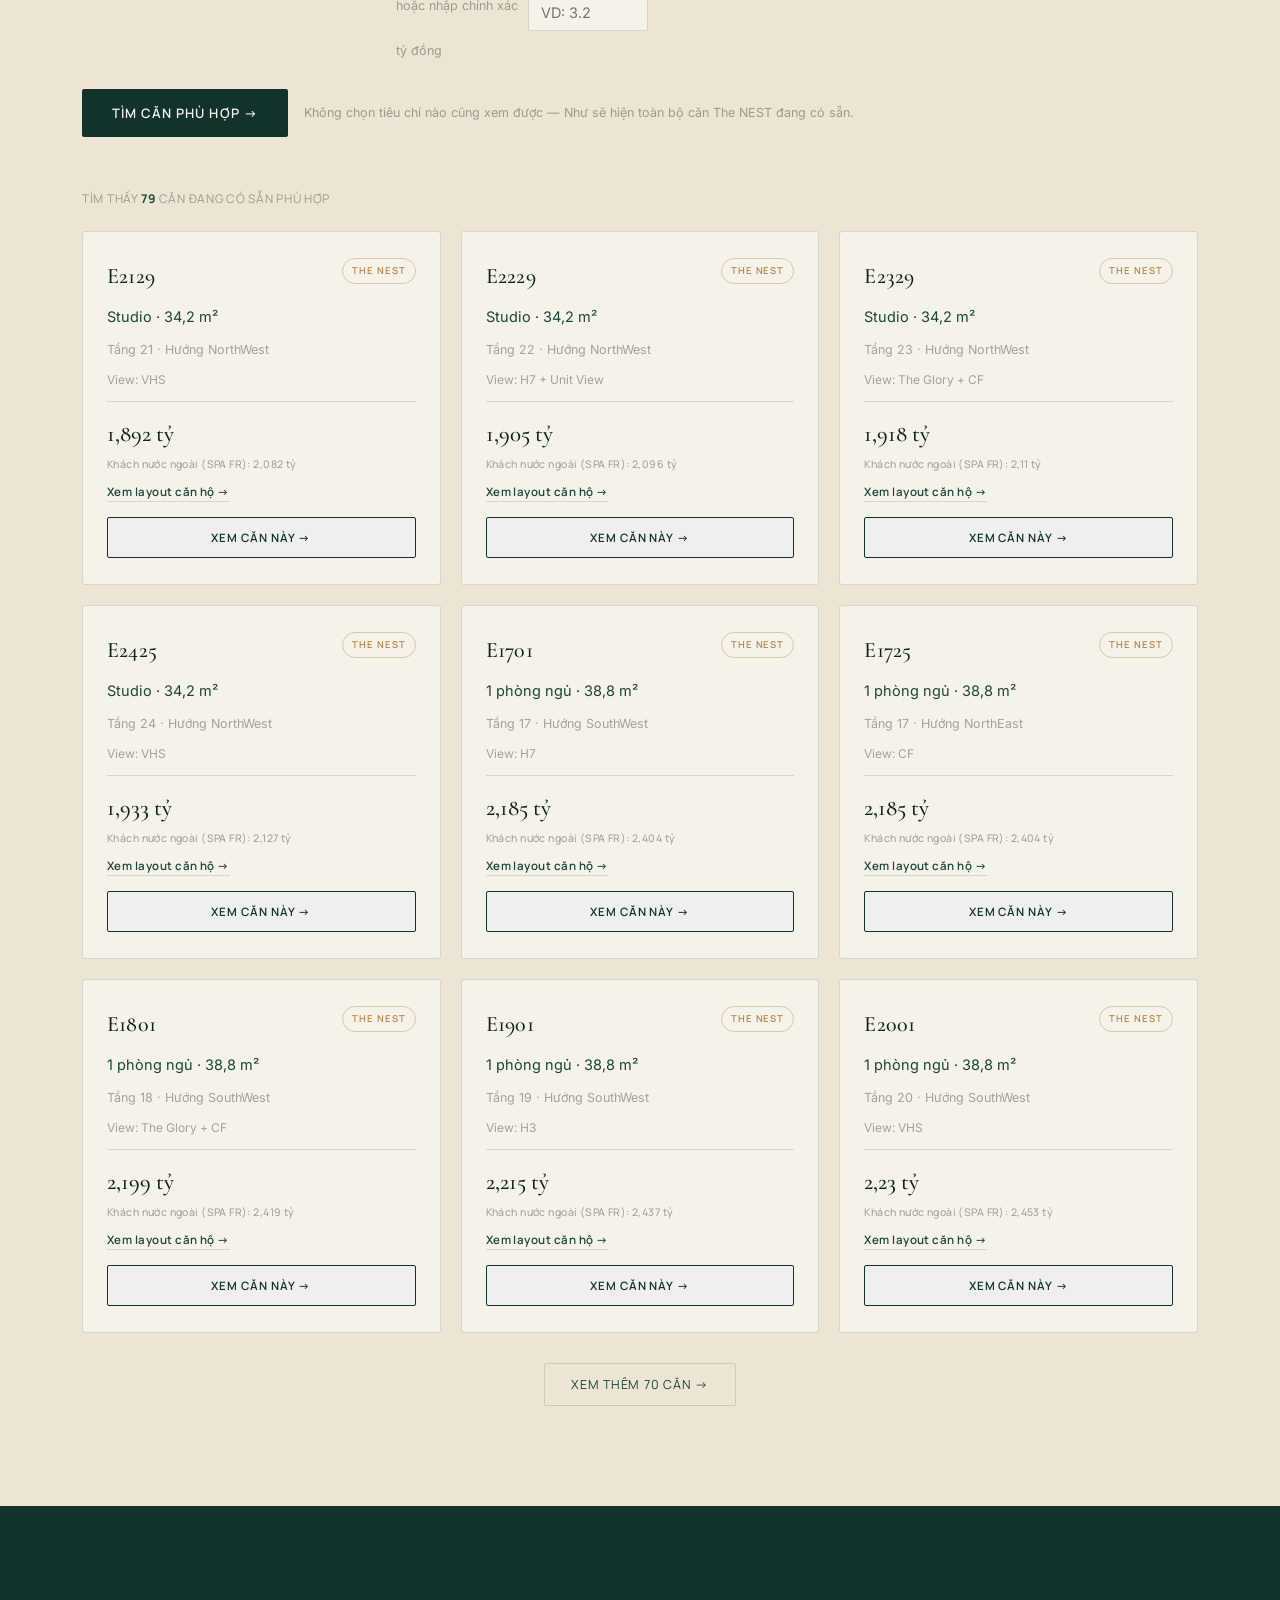
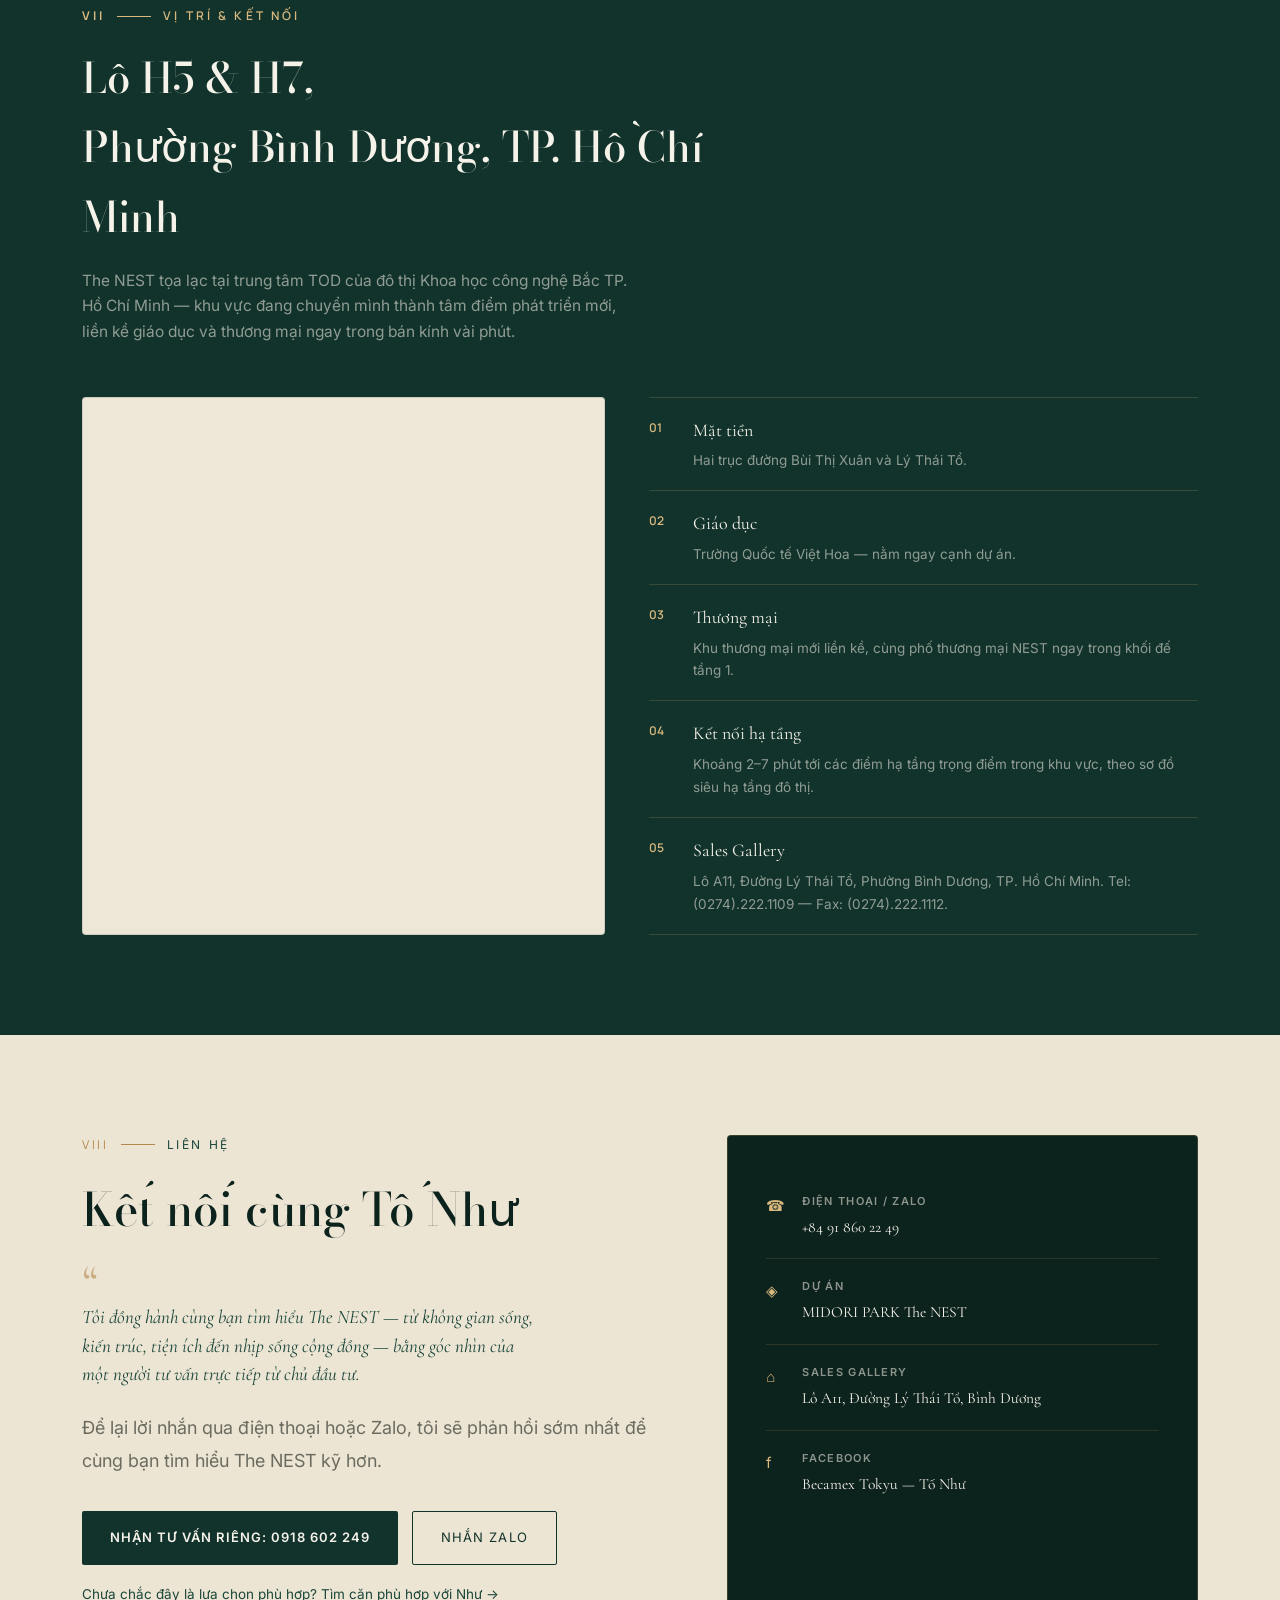
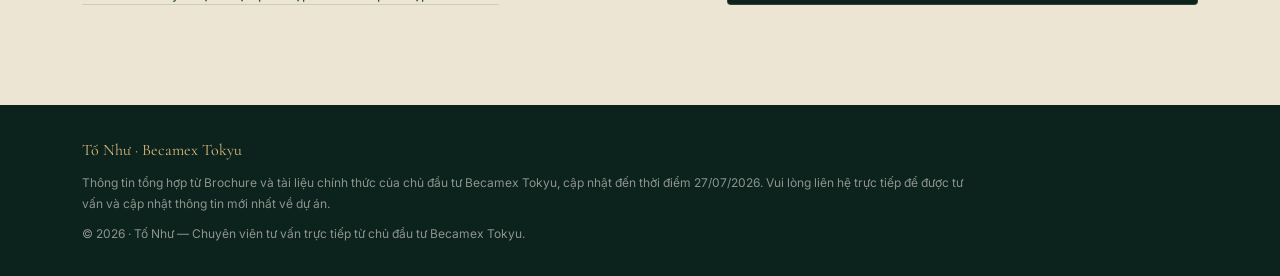
<file: 05_Content/to-nhu-the-nest.html>
<!DOCTYPE html>
<html lang="vi">
<head>
<meta charset="UTF-8">
<meta name="viewport" content="width=device-width, initial-scale=1.0">
<title>MIDORI PARK The NEST | Tố Như — Becamex Tokyu</title>
<meta name="description" content="The NEST — 972 căn hộ, 2 tòa EAST/WEST, ngay trung tâm TOD Phường Bình Dương. Câu chuyện, không gian sống, kiến trúc và tiện ích — cùng góc nhìn tư vấn cá nhân của Tố Như.">
<link rel="icon" type="image/svg+xml" href="../assets/favicon.svg">
<link rel="stylesheet" href="../assets/sticky-bar.css">
<link rel="stylesheet" href="../assets/unit-finder.css">
<link rel="preconnect" href="https://fonts.googleapis.com">
<link rel="preconnect" href="https://fonts.gstatic.com" crossorigin>
<link href="https://fonts.googleapis.com/css2?family=Bodoni+Moda:ital,wght@0,400;0,500;0,600;1,400;1,500&family=Cormorant+Garamond:ital,wght@0,400;0,500;0,600;1,400;1,500;1,600&family=Manrope:wght@500;600;700&family=Inter:wght@300;400;500;600&display=swap" rel="stylesheet">
<style>
  :root{
    --paper:#F5F2EA; --paper-deep:#ECE5D4;
    --forest:#12332B; --forest-2:#1B463A; --forest-3:#0C221C;
    --bronze:#B4874A; --bronze-light:#D8B87E; --terracotta:#B0603F;
    --ink:#1C2119; --ink-soft:rgba(28,33,25,0.62); --ink-faint:rgba(28,33,25,0.38);
    --line:rgba(18,51,43,0.14);
    --on-forest:rgba(245,242,234,0.82); --on-forest-soft:rgba(245,242,234,0.55);
    --font-heading:'Bodoni Moda',serif; --font-accent:'Cormorant Garamond',serif; --font-nav:'Manrope',sans-serif; --font-body:'Inter',sans-serif;
  }
  *{margin:0;padding:0;box-sizing:border-box;}
  html{scroll-behavior:smooth;}
  body{background:var(--paper);color:var(--ink);font-family:var(--font-body);font-weight:400;line-height:1.6;-webkit-font-smoothing:antialiased;overflow-x:hidden;}
  h1,h2,h3,.serif{font-family:var(--font-heading);font-weight:500;letter-spacing:0;}
  .mono{font-family:var(--font-nav);}
  a{color:inherit;text-decoration:none;}
  img{max-width:100%;display:block;}
  .wrap{max-width:1180px;margin:0 auto;padding:0 32px;}
  @media(max-width:640px){.wrap{padding:0 20px;}}
  a:focus-visible, button:focus-visible{outline:2px solid var(--bronze);outline-offset:3px;}
  @media (prefers-reduced-motion: reduce){ *{animation-duration:0.001ms !important; transition-duration:0.001ms !important;} html{scroll-behavior:auto;} }

  /* NAV */
  header.nav{position:fixed;top:0;left:0;right:0;z-index:100;background:rgba(18,51,43,0.94);backdrop-filter:blur(10px);border-bottom:1px solid rgba(216,184,126,0.18);}
  .nav-inner{display:flex;align-items:center;justify-content:space-between;gap:20px;padding:14px 32px;max-width:1180px;margin:0 auto;}
  .back-link{display:flex;align-items:center;gap:8px;color:var(--on-forest);font-size:13px;letter-spacing:0.03em;flex:0 0 auto;}
  .back-link:hover{color:var(--bronze-light);}
  nav.links{display:flex;gap:26px;}
  nav.links a{color:var(--on-forest);font-size:12.5px;letter-spacing:0.09em;text-transform:uppercase;position:relative;padding-bottom:4px;white-space:nowrap;}
  nav.links a::after{content:"";position:absolute;left:0;bottom:0;width:0;height:1px;background:var(--bronze-light);transition:width .3s ease;}
  nav.links a:hover::after{width:100%;}
  .nav-cta{display:flex;align-items:center;gap:8px;background:var(--bronze-light);color:var(--forest-3);padding:9px 16px;font-size:12.5px;letter-spacing:0.06em;text-transform:uppercase;font-weight:600;border-radius:2px;white-space:nowrap;transition:background .3s ease;}
  .nav-cta:hover{background:#EAD09B;}
  .nav-toggle{display:none;background:none;border:none;color:var(--paper);font-size:22px;cursor:pointer;flex:0 0 auto;}
  @media(max-width:900px){
    nav.links{display:flex;flex-direction:column;gap:0;position:absolute;top:100%;left:0;right:0;background:var(--forest-3);border-bottom:1px solid rgba(216,184,126,0.18);max-height:0;overflow:hidden;transition:max-height .35s ease;}
    nav.links.is-open{max-height:400px;}
    nav.links a{padding:15px 32px;border-top:1px solid rgba(216,184,126,0.1);}
    .nav-toggle{display:block;}
    .nav-cta{display:none;}
  }

  /* HERO */
  .hero{position:relative;min-height:82vh;display:flex;align-items:flex-end;color:var(--on-forest);overflow:hidden;}
  .hero img.hero-bg{position:absolute;inset:0;width:100%;height:100%;object-fit:cover;}
  .hero::after{content:"";position:absolute;inset:0;background:linear-gradient(180deg, rgba(12,34,28,0.15) 0%, rgba(12,34,28,0.55) 55%, rgba(12,34,28,0.94) 100%);}
  .hero-inner{position:relative;z-index:2;padding:168px 0 64px;width:100%;}
  .eyebrow{display:flex;align-items:center;gap:12px;margin-bottom:22px;color:var(--bronze-light);font-size:12.5px;letter-spacing:0.22em;text-transform:uppercase;}
  .eyebrow .dash{width:34px;height:1px;background:var(--bronze-light);}
  .hero h1{font-family:var(--font-heading);font-weight:500;font-size:clamp(48px,7.4vw,88px);color:var(--paper);line-height:0.98;letter-spacing:-0.005em;max-width:820px;}
  .hero-tagline{margin-top:20px;max-width:600px;font-family:var(--font-accent);font-style:italic;font-weight:400;font-size:clamp(28px,3.6vw,40px);color:var(--bronze-light);line-height:1.3;letter-spacing:0;}
  .hero-sub{margin-top:18px;max-width:640px;font-size:16px;color:var(--on-forest);}
  .stat-chips{display:flex;flex-wrap:wrap;gap:1px;background:rgba(216,184,126,0.18);margin-top:38px;border:1px solid rgba(216,184,126,0.18);border-radius:3px;overflow:hidden;}
  .stat-chip{flex:1 1 150px;background:rgba(12,34,28,0.72);padding:16px 20px;}
  .stat-chip .fv{font-family:var(--font-accent);font-size:21px;color:var(--paper);white-space:nowrap;}
  .stat-chip .fl{font-family:var(--font-nav);font-size:9.5px;letter-spacing:0.08em;text-transform:uppercase;color:var(--on-forest-soft);margin-top:5px;}
  .hero-scroll{margin-top:40px;display:flex;align-items:center;gap:10px;color:var(--on-forest-soft);font-family:var(--font-nav);font-size:10px;letter-spacing:0.2em;text-transform:uppercase;}
  .hero-scroll .stem{width:26px;height:1px;background:var(--bronze-light);}

  /* SECTIONS */
  .section{padding:100px 0;}
  .section.tight{padding:80px 0;}
  .head{max-width:660px;margin-bottom:52px;}
  .head .kicker{display:flex;align-items:center;flex-wrap:wrap;row-gap:6px;gap:12px;color:var(--forest-2);font-size:12px;letter-spacing:0.22em;text-transform:uppercase;margin-bottom:18px;}
  .head .kicker .dash{width:34px;height:1px;background:var(--bronze);flex:0 0 auto;}
  .head .kicker .chapter-num{font-family:var(--font-nav);color:var(--bronze);}
  .head h2{font-size:clamp(28px,3.8vw,42px);color:var(--forest-3);}
  .head p{margin-top:16px;color:var(--ink-soft);font-size:15.5px;max-width:560px;}
  .section.on-forest{background:var(--forest);color:var(--on-forest);}
  .section.on-forest .head .kicker,
  .section.on-forest .head .kicker .chapter-num{color:var(--bronze-light);}
  .section.on-forest .head .kicker .dash{background:var(--bronze-light);}
  .section.on-forest .head h2{color:var(--paper);}
  .section.on-forest .head p{color:var(--on-forest-soft);}
  .section.deep{background:var(--forest-3);color:var(--on-forest);}
  .section.deep .head .kicker,
  .section.deep .head .kicker .chapter-num{color:var(--bronze-light);}
  .section.deep .head .kicker .dash{background:var(--bronze-light);}
  .section.deep .head h2{color:var(--paper);}
  .section.deep .head p{color:var(--on-forest-soft);}

  .prose p{color:var(--ink-soft);font-size:16px;margin-bottom:16px;max-width:640px;}
  .prose.on-dark p{color:var(--on-forest);}
  .prose p.lead{font-family:var(--font-accent);font-size:23px;color:var(--forest-3);font-weight:500;line-height:1.5;margin-bottom:20px;}
  .prose.on-dark p.lead{color:var(--paper);}

  .two-col{display:grid;grid-template-columns:0.95fr 1.05fr;gap:60px;align-items:start;}
  @media(max-width:900px){.two-col{grid-template-columns:1fr;gap:40px;}}

  .photo-grid{display:grid;grid-template-columns:1fr 1fr;gap:14px;}
  .photo-grid .ph{position:relative;overflow:hidden;border-radius:3px;border:1px solid rgba(216,184,126,0.18);}
  .photo-grid .ph img{width:100%;height:100%;object-fit:cover;transition:transform .6s ease;}
  .photo-grid .ph:hover img{transform:scale(1.04);}
  .photo-grid .ph.tall{grid-row:span 2;aspect-ratio:3/4;}
  .photo-grid .ph.wide{aspect-ratio:4/3;}
  .photo-grid .ph .cap{position:absolute;left:0;right:0;bottom:0;padding:12px 14px;background:linear-gradient(0deg, rgba(12,34,28,0.86), transparent);font-family:var(--font-nav);font-size:10px;letter-spacing:0.07em;text-transform:uppercase;color:rgba(245,242,234,0.75);}

  /* FLOOR / TOWER STRUCTURE */
  .tower-list{display:flex;flex-direction:column;border-top:1px solid rgba(216,184,126,0.18);}
  .tower-row{display:flex;gap:22px;padding:20px 0;border-bottom:1px solid rgba(216,184,126,0.18);}
  .tower-row .fl-num{font-family:var(--font-nav);font-size:12px;color:var(--bronze-light);flex:0 0 auto;padding-top:3px;min-width:96px;}
  .tower-row .fl-t{font-family:var(--font-accent);font-size:19px;color:var(--paper);margin-bottom:3px;}
  .tower-row p{font-size:13.5px;color:var(--on-forest-soft);}

  /* AMENITY LIST */
  .amenity-cols{display:grid;grid-template-columns:1fr 1fr;gap:1px;background:var(--line);border:1px solid var(--line);}
  .amenity-cols.cols-3{grid-template-columns:1fr 1fr 1fr;}
  @media(max-width:900px){.amenity-cols.cols-3{grid-template-columns:1fr 1fr;}}
  @media(max-width:760px){.amenity-cols{grid-template-columns:1fr;} .amenity-cols.cols-3{grid-template-columns:1fr;}}
  .amenity-col{background:var(--paper);padding:36px 32px;}
  .amenity-col .ac-label{font-family:var(--font-nav);font-size:11px;letter-spacing:0.1em;text-transform:uppercase;color:var(--bronze);margin-bottom:6px;}
  .amenity-col h3{font-size:22px;color:var(--forest-3);margin-bottom:16px;}
  .amenity-col ul{list-style:none;}
  .amenity-col li{font-size:14.5px;color:var(--ink-soft);padding:10px 0;border-top:1px solid var(--line);}
  .amenity-col li:first-of-type{border-top:none;}

  /* ECOSYSTEM / LOCATION LIST */
  .map-list{display:flex;flex-direction:column;border-top:1px solid var(--line);}
  .map-item{display:flex;gap:18px;padding:18px 0;border-bottom:1px solid var(--line);}
  .map-item .mk{font-family:var(--font-nav);font-size:12px;color:var(--bronze);flex:0 0 auto;padding-top:2px;min-width:26px;}
  .map-item .mt{font-family:var(--font-accent);font-size:18px;color:var(--forest-3);margin-bottom:4px;}
  .map-item p{font-size:13.5px;color:var(--ink-soft);line-height:1.5;}
  .map-frame{border-radius:4px;overflow:hidden;border:1px solid var(--line);min-height:340px;background:var(--paper-deep);filter:grayscale(0.15) contrast(1.02);}
  .map-frame iframe{width:100%;height:100%;min-height:340px;display:block;}
  .map-grid{display:grid;grid-template-columns:1fr 1.05fr;gap:44px;align-items:stretch;}
  @media(max-width:900px){.map-grid{grid-template-columns:1fr;}}

  .note-box{margin-top:28px;padding:18px 22px;border:1px solid var(--line);border-radius:3px;background:var(--paper-deep);font-size:13px;color:var(--ink-soft);max-width:760px;}
  .note-box.on-dark{border-color:rgba(216,184,126,0.22);background:rgba(245,242,234,0.05);color:var(--on-forest-soft);}

  /* CTA */
  .contact{background:var(--paper-deep);}
  .contact-grid{display:grid;grid-template-columns:1.1fr 0.9fr;gap:70px;}
  @media(max-width:900px){.contact-grid{grid-template-columns:1fr;gap:44px;}}
  .contact-copy h2{font-size:clamp(30px,4.2vw,46px);color:var(--forest-3);margin-bottom:20px;}
  .contact-copy .refrain{font-family:var(--font-accent);font-style:italic;font-size:19px;color:var(--forest-2);max-width:460px;margin-bottom:22px;line-height:1.5;}
  .contact-copy p.desc{color:var(--ink-soft);font-size:16px;max-width:460px;margin-bottom:34px;}
  .contact-actions{display:flex;flex-wrap:wrap;gap:14px;}
  .btn-dark{background:var(--forest);color:var(--paper);padding:15px 28px;font-size:13px;letter-spacing:0.08em;text-transform:uppercase;font-weight:600;border-radius:2px;display:inline-flex;align-items:center;gap:10px;transition:background .3s ease;}
  .btn-dark:hover{background:var(--forest-3);}
  .btn-outline{border:1px solid var(--forest);color:var(--forest);padding:15px 28px;font-size:13px;letter-spacing:0.08em;text-transform:uppercase;border-radius:2px;transition:all .3s ease;}
  .btn-outline:hover{background:var(--forest);color:var(--paper);}
  .contact-card{background:var(--forest-3);border-radius:4px;padding:38px;color:var(--on-forest);border:1px solid rgba(216,184,126,0.2);}
  .contact-card .row{display:flex;gap:16px;padding:18px 0;border-bottom:1px solid rgba(216,184,126,0.14);}
  .contact-card .row:last-child{border-bottom:none;}
  .contact-card .row .ic{color:var(--bronze-light);font-size:15px;width:20px;padding-top:2px;}
  .contact-card .row .t{font-size:11px;letter-spacing:0.12em;text-transform:uppercase;color:var(--on-forest-soft);margin-bottom:5px;}
  .contact-card .row .v{font-size:15.5px;color:var(--paper);font-family:var(--font-accent);}

  footer{background:var(--forest-3);color:var(--on-forest-soft);padding:32px 0;}
  .footer-inner{display:flex;flex-direction:column;gap:10px;font-size:12px;}
  .footer-inner .fmark{color:var(--bronze-light);font-family:var(--font-accent);font-size:16px;}
  .footer-inner p{max-width:900px;color:var(--on-forest-soft);}

  .reveal{opacity:0;transform:translateY(18px);transition:opacity .7s ease, transform .7s ease;}
  .reveal.in{opacity:1;transform:translateY(0);}

  /* ===== TYPOGRAPHY REFINEMENT — LUXURY EDITORIAL SYSTEM ===== */
  body{line-height:1.65;}
  .eyebrow, .head .kicker{font-family:var(--font-nav);letter-spacing:0.26em;font-weight:600;}
  .head .kicker .chapter-num{font-weight:700;}
  .stat-chip .fl, .fact-grid .fl, .ac-label, .g-label, .tower-row .fl-num, .map-item .mk,
  .photo-grid .ph .cap, .contact-card .row .t, .hero-scroll{font-weight:600;}
  .prose p{line-height:1.85;font-size:clamp(16.5px,1.6vw,18.5px);max-width:700px;}
  .prose p.lead{line-height:1.55;}
  .contact-copy p.desc{line-height:1.85;font-size:clamp(16.5px,1.5vw,18px);max-width:700px;}
  .map-item p{line-height:1.7;}
  .footer-inner p{line-height:1.7;}
  .note-box{line-height:1.75;}
  .contact-copy .refrain{position:relative;}
  .contact-copy .refrain::before{
    content:"“";display:block;font-family:var(--font-accent);font-style:normal;
    font-size:48px;line-height:0.6;color:var(--bronze);opacity:0.6;margin-bottom:6px;
  }
</style>
</head>
<body>

<header class="nav">
  <div class="nav-inner">
    <a class="back-link" href="../index.html">&larr; Về trang giới thiệu</a>
    <nav class="links" id="navLinks">
      <a href="#kien-truc">Kiến trúc</a>
      <a href="#khong-gian-song">Không gian sống</a>
      <a href="#tien-ich">Tiện ích</a>
      <a href="#can-ho">Căn hộ</a>
      <a href="#can-dang-co-san">Căn đang có sẵn</a>
      <a href="#vi-tri">Vị trí</a>
    </nav>
    <a class="nav-cta" href="tel:+84918602249">📞 0918 602 249</a>
    <button class="nav-toggle" id="navToggle" aria-label="Menu" aria-expanded="false">☰</button>
  </div>
</header>

<section class="hero">
  <img class="hero-bg" src="../image-web/The%20NEST/The-NEST-BUILDING-DAY-scaled.jpg" alt="Toàn cảnh The NEST ban ngày">
  <div class="wrap hero-inner">
    <div class="eyebrow"><span class="dash"></span> MIDORI PARK · TOD CENTER, PHƯỜNG BÌNH DƯƠNG</div>
    <h1>The NEST.</h1>
    <p class="hero-tagline">Nghĩa là tổ ấm —<br>một nơi được xây để trở về.</p>
    <p class="hero-sub">Được kiến tạo trên khu đất 10.697 m² ngay trung tâm TOD của Phường Bình Dương, The NEST là nơi đô thị hiện đại và mảng xanh giao hòa — một tổ ấm cho thế hệ trẻ tìm thấy sự cân bằng giữa nhịp sống năng động và những phút giây an yên.</p>
    <div class="stat-chips">
      <div class="stat-chip"><div class="fv">972 căn · 2 tòa</div><div class="fl">Tổng quy mô</div></div>
      <div class="stat-chip"><div class="fv">EAST · 25 tầng · 583 căn</div><div class="fl">Tòa EAST</div></div>
      <div class="stat-chip"><div class="fv">WEST · 16 tầng · 389 căn</div><div class="fl">Tòa WEST</div></div>
      <div class="stat-chip"><div class="fv">34,2 – 142,4 m²</div><div class="fl">Diện tích căn</div></div>
    </div>
    <div class="hero-scroll"><span class="stem"></span><span>Cuộn để khám phá</span></div>
  </div>
</section>

<!-- I — TỔNG QUAN -->
<section class="section" id="tong-quan">
  <div class="wrap">
    <div class="head reveal">
      <div class="kicker"><span class="chapter-num">I</span><span class="dash"></span> Tổng quan dự án</div>
      <h2>Hai tòa tháp, một khu đô thị xanh<br>ngay trung tâm Phường Bình Dương</h2>
    </div>
    <div class="two-col">
      <div class="prose reveal">
        <p class="lead">MIDORI PARK The NEST — tên thương hiệu The NEST — là dự án mới nhất của Becamex Tokyu tại Lô H5 &amp; H7, Phường Bình Dương, TP. Hồ Chí Minh.</p>
        <p>Dự án gồm 972 căn hộ chia thành hai tòa: EAST cao 25 tầng với 583 căn, và WEST cao 16 tầng với 389 căn.</p>
        <p>Tầng 1 của tòa EAST là khối đế tiện ích dùng chung cho cư dân, các tầng 6–23 là căn hộ điển hình từ Studio đến 3 phòng ngủ, và toàn bộ tầng 25 dành riêng cho các căn Penthouse cùng tiện ích trên cao.</p>
      </div>
      <div class="reveal">
        <div class="tower-list" style="border-top:1px solid var(--line);">
          <div class="tower-row" style="border-color:var(--line);">
            <div class="fl-num" style="color:var(--bronze);">EAST</div>
            <div><div class="fl-t" style="color:var(--forest-3);">25 tầng · 583 căn</div><p style="color:var(--ink-soft);">Khối tháp cao, trung tâm dự án</p></div>
          </div>
          <div class="tower-row" style="border-color:var(--line);">
            <div class="fl-num" style="color:var(--bronze);">WEST</div>
            <div><div class="fl-t" style="color:var(--forest-3);">16 tầng · 389 căn</div><p style="color:var(--ink-soft);">Khối tháp thấp tầng, liền kề khối đế thương mại</p></div>
          </div>
          <div class="tower-row" style="border-color:var(--line);">
            <div class="fl-num" style="color:var(--bronze);">ĐẤT</div>
            <div><div class="fl-t" style="color:var(--forest-3);">10.697 m²</div><p style="color:var(--ink-soft);">Quy mô đất toàn dự án</p></div>
          </div>
        </div>
      </div>
    </div>
  </div>
</section>

<!-- II — HAI TÒA EAST & WEST -->
<section class="section on-forest" id="hai-toa">
  <div class="wrap">
    <div class="head reveal">
      <div class="kicker"><span class="chapter-num">II</span><span class="dash"></span> Hai tòa EAST &amp; WEST</div>
      <h2>Hai cá tính riêng,<br>một tổ ấm chung</h2>
      <p>Cùng thuộc một khu đất, nhưng EAST và WEST mang hai vai trò khác nhau trong đời sống của cư dân The NEST.</p>
    </div>
    <div class="amenity-cols reveal">
      <div class="amenity-col">
        <div class="ac-label">Tòa EAST · 25 tầng · 583 căn</div>
        <h3>EAST Tower</h3>
        <p style="font-size:14.5px;color:var(--ink-soft);margin-bottom:0;">Tầng 6–23 là các tầng ở điển hình với đầy đủ loại căn từ Studio đến 3 phòng ngủ; toàn bộ tầng 25 dành riêng cho Penthouse cùng tiện ích trên cao.</p>
        <div class="photo-grid" style="margin-top:22px;">
          <div class="ph wide"><img src="../image-web/The%20NEST/EAST-Tower-TYPICAL-CORRIRDOR.jpg" alt="Hành lang tầng ở điển hình EAST Tower"><div class="cap">Hành lang tầng ở điển hình</div></div>
          <div class="ph wide"><img src="../image-web/The%20NEST/EAST-Tower-TYPICAL-LIFT-LOBBY-.jpg" alt="Sảnh thang máy tầng ở điển hình EAST Tower"><div class="cap">Sảnh thang máy EAST Tower</div></div>
        </div>
      </div>
      <div class="amenity-col">
        <div class="ac-label">Tòa WEST · 16 tầng · 389 căn</div>
        <h3>WEST Tower</h3>
        <p style="font-size:14.5px;color:var(--ink-soft);margin-bottom:0;">Tòa thấp tầng với khối đế thương mại sôi động ngay mặt đường, mang nhịp sống gần gũi và tiện lợi cho cư dân.</p>
        <div class="photo-grid" style="margin-top:22px;">
          <div class="ph wide"><img src="../image-web/The%20NEST/WEST-TOWER-COMMERCIAL-SPACE-scaled.jpg" alt="Phố thương mại WEST Tower"><div class="cap">Phố thương mại WEST Tower</div></div>
          <div class="ph wide"><img src="../image-web/The%20NEST/WEST-TOWER-LIFT-LOBBY-1-scaled.jpg" alt="Sảnh thang máy WEST Tower"><div class="cap">Sảnh thang máy WEST Tower</div></div>
        </div>
      </div>
    </div>
  </div>
</section>

<!-- III — KIẾN TRÚC & NGOẠI THẤT -->
<section class="section deep" id="kien-truc">
  <div class="wrap">
    <div class="head reveal">
      <div class="kicker"><span class="chapter-num">III</span><span class="dash"></span> Kiến trúc &amp; ngoại thất</div>
      <h2>Compact – Rich – Cool<br>ba giá trị định hình kiến trúc</h2>
      <p>Từ sự tinh gọn trong từng không gian, sự phong phú của hệ tiện ích, đến dấu ấn thẩm mỹ đầy cảm hứng — ba lớp giá trị hòa quyện tạo nên bản sắc kiến trúc riêng của The NEST.</p>
    </div>
    <div class="photo-grid reveal" style="max-width:640px;grid-template-columns:1fr;margin-bottom:40px;">
      <div class="ph wide" style="aspect-ratio:16/9;"><img src="../image-web/The%20NEST/The-NEST-BUILDING-DAY-scaled.jpg" alt="Mặt đứng EAST và WEST Tower"><div class="cap">Mặt đứng EAST &amp; WEST Tower</div></div>
    </div>
    <div class="amenity-cols cols-3 reveal">
      <div class="amenity-col" style="background:transparent;border-right:1px solid rgba(216,184,126,0.16);">
        <div class="ac-label">Compact design</div>
        <h3 style="color:var(--paper);">Tinh gọn để sống linh hoạt hơn</h3>
        <p style="font-size:14px;color:var(--on-forest-soft);">Bố cục, ánh sáng và giải pháp lưu trữ được cân chỉnh hợp lý, giúp mỗi m² không gian luôn tối ưu và dễ thích nghi.</p>
      </div>
      <div class="amenity-col" style="background:transparent;border-right:1px solid rgba(216,184,126,0.16);">
        <div class="ac-label">Rich living</div>
        <h3 style="color:var(--paper);">Kết nối mở, xanh mát, đầy cảm hứng</h3>
        <p style="font-size:14px;color:var(--on-forest-soft);">Sân chơi trẻ em, vườn cộng đồng và không gian sinh hoạt chung được đan cài tinh tế, tạo nên một hệ sinh thái tiện ích hài hòa.</p>
      </div>
      <div class="amenity-col" style="background:transparent;">
        <div class="ac-label">Cool design</div>
        <h3 style="color:var(--paper);">Ấn tượng trong từng chi tiết</h3>
        <p style="font-size:14px;color:var(--on-forest-soft);">Họa tiết uốn cong mang sắc thái nghệ thuật trên mặt đứng, cùng các sắp đặt nội thất đậm chất trẻ tại từng không gian chung.</p>
      </div>
    </div>
  </div>
</section>

<!-- IV — KHÔNG GIAN SỐNG -->
<section class="section" id="khong-gian-song">
  <div class="wrap">
    <div class="head reveal">
      <div class="kicker"><span class="chapter-num">IV</span><span class="dash"></span> Không gian sống</div>
      <h2>Một ngày sống<br>trong tổ ấm của bạn</h2>
    </div>
    <div class="two-col">
      <div class="prose reveal">
        <p class="lead">Một ngày ở The NEST bắt đầu từ ánh sáng tự nhiên tràn vào phòng ngủ, và khép lại bên góc bếp mở nối liền phòng khách.</p>
        <p>Căn mẫu tham khảo tại The NEST được thiết kế theo hai concept nội thất: Campuccino — phóng khoáng, tràn ánh sáng, liền mạch giữa làm việc, thư giãn và sáng tạo; và Golf Vista — cân bằng, tinh tế, chú trọng ánh sáng và vật liệu để mang lại cảm giác an yên.</p>
        <p>Mỗi lựa chọn nội thất là một cách để chủ nhân thể hiện phong cách sống và dấu ấn riêng của mình.</p>
      </div>
      <div class="photo-grid reveal">
        <div class="ph tall"><img src="../image-web/The%20NEST/Y1A-8-scaled.jpg" alt="Phòng ngủ căn mẫu Y1A tại The NEST"><div class="cap">Phòng ngủ — căn mẫu Y1A</div></div>
        <div class="ph tall"><img src="../image-web/The%20NEST/Y1A-1-scaled.jpg" alt="Không gian bếp và phòng khách căn mẫu Y1A"><div class="cap">Bếp &amp; phòng khách — căn mẫu Y1A</div></div>
      </div>
    </div>
  </div>
</section>

<!-- V — TIỆN ÍCH & CỘNG ĐỒNG -->
<section class="section on-forest" id="tien-ich">
  <div class="wrap">
    <div class="head reveal">
      <div class="kicker"><span class="chapter-num">V</span><span class="dash"></span> Tiện ích &amp; cộng đồng</div>
      <h2>Không chỉ là một căn hộ,<br>mà là một môi trường sống</h2>
      <p>79+ tiện ích trải từ khối đế đến tầng thượng — mỗi không gian đều có một vai trò riêng trong đời sống thường nhật của cư dân.</p>
    </div>
    <div class="photo-grid reveal" style="margin-bottom:44px;">
      <div class="ph wide"><img src="../image-web/The%20NEST/EAST-Tower-LOBBY.jpg" alt="Không gian cộng đồng và làm việc chung EAST Tower"><div class="cap">Không gian sinh hoạt chung — EAST Tower</div></div>
      <div class="ph wide"><img src="../image-web/The%20NEST/EAST-Tower-CHANGING-ROOM-1.jpg" alt="Phòng thay đồ khu tiện ích EAST Tower"><div class="cap">Phòng thay đồ — khối đế tiện ích</div></div>
      <div class="ph wide"><img src="../image-web/The%20NEST/EAST-Tower-GYM-YOGA-1.jpg" alt="Sky Gym tầng 25 EAST Tower"><div class="cap">Sky Gym — tầng 25</div></div>
      <div class="ph wide"><img src="../image-web/The%20NEST/EAST-Tower-GYM-YOGA-2.jpg" alt="Sky Yoga tầng 25 EAST Tower"><div class="cap">Sky Yoga — tầng 25</div></div>
    </div>
    <div class="amenity-cols reveal">
      <div class="amenity-col">
        <div class="ac-label">Tầng 1 · Khối đế dùng chung</div>
        <h3>Đời sống thường nhật</h3>
        <ul>
          <li>Đại sảnh, lễ tân, khu vực thư tín, trạm giao nhận thông minh</li>
          <li>Terra Gym · Terra Yoga</li>
          <li>Phố thương mại NEST</li>
          <li>Vũ trụ tuổi thơ — khu vui chơi trẻ em trong nhà, phòng bé yêu</li>
          <li>Sân thể thao đa năng, đường chạy năng lượng, lối đi cầu vồng</li>
          <li>Vườn ươm Hạnh Phúc, thảm cỏ bình yên, quảng trường ánh sáng</li>
        </ul>
      </div>
      <div class="amenity-col">
        <div class="ac-label">Tầng 25 · Tòa EAST</div>
        <h3>Tiện ích trên cao</h3>
        <ul>
          <li>Sky Pool — hồ bơi trên mây &amp; hồ bơi trẻ em</li>
          <li>Sky Gym · Sky Yoga</li>
          <li>Vườn ánh sáng</li>
          <li>Skyview BBQ — vườn nướng trên không</li>
          <li>Sky Lounge — phòng tiệc trên cao</li>
        </ul>
      </div>
    </div>
  </div>
</section>

<!-- VI — LOẠI HÌNH CĂN HỘ -->
<section class="section" id="can-ho">
  <div class="wrap">
    <div class="head reveal">
      <div class="kicker"><span class="chapter-num">VI</span><span class="dash"></span> Loại hình căn hộ</div>
      <h2>9 loại căn,<br>một chuẩn sống linh hoạt</h2>
      <p>Từ Studio đến Penthouse — mỗi loại căn tại The NEST đều được tính toán để phù hợp với một giai đoạn sống khác nhau.</p>
    </div>
    <div class="two-col">
      <div class="reveal">
        <div class="tower-list" style="border-top:1px solid var(--line);">
          <div class="tower-row" style="border-color:var(--line);"><div class="fl-num" style="color:var(--bronze);">Studio</div><div><div class="fl-t" style="color:var(--forest-3);">34,2 – 47,5 m²</div><p style="color:var(--ink-soft);">Căn hộ studio</p></div></div>
          <div class="tower-row" style="border-color:var(--line);"><div class="fl-num" style="color:var(--bronze);">1BR</div><div><div class="fl-t" style="color:var(--forest-3);">38,8 – 47,2 m²</div><p style="color:var(--ink-soft);">1 phòng ngủ</p></div></div>
          <div class="tower-row" style="border-color:var(--line);"><div class="fl-num" style="color:var(--bronze);">1BR+1MR+1WC</div><div><div class="fl-t" style="color:var(--forest-3);">50,3 – 56,4 m²</div><p style="color:var(--ink-soft);">1 phòng ngủ + phòng đa năng + 1 phòng tắm</p></div></div>
          <div class="tower-row" style="border-color:var(--line);"><div class="fl-num" style="color:var(--bronze);">1BR+1MR+2WC</div><div><div class="fl-t" style="color:var(--forest-3);">55,9 – 86,6 m²</div><p style="color:var(--ink-soft);">1 phòng ngủ + phòng đa năng + 2 phòng tắm</p></div></div>
          <div class="tower-row" style="border-color:var(--line);"><div class="fl-num" style="color:var(--bronze);">2BR+1WC</div><div><div class="fl-t" style="color:var(--forest-3);">49,9 m²</div><p style="color:var(--ink-soft);">2 phòng ngủ + 1 phòng tắm</p></div></div>
        </div>
      </div>
      <div class="reveal">
        <div class="tower-list" style="border-top:1px solid var(--line);">
          <div class="tower-row" style="border-color:var(--line);"><div class="fl-num" style="color:var(--bronze);">2BR+2WC</div><div><div class="fl-t" style="color:var(--forest-3);">63,8 – 117,2 m²</div><p style="color:var(--ink-soft);">2 phòng ngủ + 2 phòng tắm</p></div></div>
          <div class="tower-row" style="border-color:var(--line);"><div class="fl-num" style="color:var(--bronze);">2BR+1MR</div><div><div class="fl-t" style="color:var(--forest-3);">72,2 – 105 m²</div><p style="color:var(--ink-soft);">2 phòng ngủ + phòng đa năng</p></div></div>
          <div class="tower-row" style="border-color:var(--line);"><div class="fl-num" style="color:var(--bronze);">3BR</div><div><div class="fl-t" style="color:var(--forest-3);">74,4 – 75,5 m²</div><p style="color:var(--ink-soft);">3 phòng ngủ</p></div></div>
          <div class="tower-row" style="border-color:var(--line);"><div class="fl-num" style="color:var(--bronze);">Penthouse</div><div><div class="fl-t" style="color:var(--forest-3);">87,5 – 207 m²</div><p style="color:var(--ink-soft);">Toàn bộ tầng 25, tòa EAST</p></div></div>
        </div>
        <div class="note-box">BR: phòng ngủ (Bedroom) · MR: phòng đa năng (Multipurpose room) · WC: phòng tắm (Bathroom). Nhà mẫu tham khảo trong bài thuộc loại căn 1BR+1MR+1WC (Y1) tại tòa EAST. Mặt bằng chi tiết từng loại căn đang được cập nhật.</div>
      </div>
    </div>
  </div>
</section>

<!-- ===================== CĂN ĐANG CÓ SẴN — GIỎ HÀNG THỰC TẾ THE NEST ===================== -->
<section class="section uf-section" id="can-dang-co-san" data-tn-unit-finder data-tn-default-project="the-nest">
  <div class="wrap">
    <div class="uf-head reveal">
      <div class="kicker"><span class="dash"></span> Căn đang có sẵn</div>
      <h2>Nhập nhu cầu,<br>xem ngay những căn The NEST đang có thể mua</h2>
      <p>Đối chiếu trực tiếp với giỏ hàng hiện tại của The NEST (tòa EAST &amp; WEST) — chỉ những căn còn trong giỏ hàng và có giá công bố mới xuất hiện ở đây, không phỏng đoán, không "liên hệ nhận giá".</p>
    </div>
    <form class="uf-form reveal" data-uf-form>
      <div class="uf-row">
        <div class="uf-field" data-uf-project-field>
          <label>Dự án</label>
          <div class="uf-chip-group" data-uf-project></div>
        </div>
        <div class="uf-field">
          <label>Số phòng ngủ</label>
          <div class="uf-chip-group" data-uf-bedroom></div>
        </div>
        <div class="uf-field">
          <label>Ngân sách tối đa</label>
          <div class="uf-chip-group" data-uf-budget>
            <button type="button" class="uf-chip" data-uf-budget-chip data-value="2">Dưới 2 tỷ</button>
            <button type="button" class="uf-chip" data-uf-budget-chip data-value="3">Dưới 3 tỷ</button>
            <button type="button" class="uf-chip" data-uf-budget-chip data-value="4">Dưới 4 tỷ</button>
            <button type="button" class="uf-chip" data-uf-budget-chip data-value="6">Dưới 6 tỷ</button>
            <button type="button" class="uf-chip" data-uf-budget-chip data-value="">Không giới hạn</button>
          </div>
          <div class="uf-budget-custom">
            <label for="ufBudgetInputNest">hoặc nhập chính xác</label>
            <input type="number" id="ufBudgetInputNest" data-uf-budget-input min="0" step="0.1" placeholder="VD: 3.2">
            <span class="unit">tỷ đồng</span>
          </div>
        </div>
      </div>
      <div class="uf-actions">
        <button type="submit">Tìm căn phù hợp →</button>
        <span class="uf-hint">Không chọn tiêu chí nào cũng xem được — Như sẽ hiện toàn bộ căn The NEST đang có sẵn.</span>
      </div>
    </form>
    <div class="uf-results reveal in" data-uf-results></div>
  </div>
</section>

<!-- VII — VỊ TRÍ & KẾT NỐI -->
<section class="section on-forest" id="vi-tri">
  <div class="wrap">
    <div class="head reveal">
      <div class="kicker"><span class="chapter-num">VII</span><span class="dash"></span> Vị trí &amp; kết nối</div>
      <h2>Lô H5 &amp; H7,<br>Phường Bình Dương, TP. Hồ Chí Minh</h2>
      <p>The NEST tọa lạc tại trung tâm TOD của đô thị Khoa học công nghệ Bắc TP. Hồ Chí Minh — khu vực đang chuyển mình thành tâm điểm phát triển mới, liền kề giáo dục và thương mại ngay trong bán kính vài phút.</p>
    </div>
    <div class="map-grid reveal">
      <div class="map-frame">
        <iframe src="https://www.google.com/maps?q=L%C3%BD%20Th%C3%A1i%20T%E1%BB%95%2C%20Ph%C6%B0%E1%BB%9Dng%20B%C3%ACnh%20D%C6%B0%C6%A1ng%2C%20TP.HCM&output=embed" width="100%" height="100%" style="border:0;" allowfullscreen="" loading="lazy" referrerpolicy="no-referrer-when-downgrade" title="Bản đồ vị trí The NEST"></iframe>
      </div>
      <div class="map-list" style="border-top-color:rgba(216,184,126,0.18);">
        <div class="map-item" style="border-bottom-color:rgba(216,184,126,0.18);"><span class="mk" style="color:var(--bronze-light);">01</span><div><div class="mt" style="color:var(--paper);">Mặt tiền</div><p style="color:var(--on-forest-soft);">Hai trục đường Bùi Thị Xuân và Lý Thái Tổ.</p></div></div>
        <div class="map-item" style="border-bottom-color:rgba(216,184,126,0.18);"><span class="mk" style="color:var(--bronze-light);">02</span><div><div class="mt" style="color:var(--paper);">Giáo dục</div><p style="color:var(--on-forest-soft);">Trường Quốc tế Việt Hoa — nằm ngay cạnh dự án.</p></div></div>
        <div class="map-item" style="border-bottom-color:rgba(216,184,126,0.18);"><span class="mk" style="color:var(--bronze-light);">03</span><div><div class="mt" style="color:var(--paper);">Thương mại</div><p style="color:var(--on-forest-soft);">Khu thương mại mới liền kề, cùng phố thương mại NEST ngay trong khối đế tầng 1.</p></div></div>
        <div class="map-item" style="border-bottom-color:rgba(216,184,126,0.18);"><span class="mk" style="color:var(--bronze-light);">04</span><div><div class="mt" style="color:var(--paper);">Kết nối hạ tầng</div><p style="color:var(--on-forest-soft);">Khoảng 2–7 phút tới các điểm hạ tầng trọng điểm trong khu vực, theo sơ đồ siêu hạ tầng đô thị.</p></div></div>
        <div class="map-item" style="border-bottom-color:rgba(216,184,126,0.18);"><span class="mk" style="color:var(--bronze-light);">05</span><div><div class="mt" style="color:var(--paper);">Sales Gallery</div><p style="color:var(--on-forest-soft);">Lô A11, Đường Lý Thái Tổ, Phường Bình Dương, TP. Hồ Chí Minh. Tel: (0274).222.1109 — Fax: (0274).222.1112.</p></div></div>
      </div>
    </div>
  </div>
</section>

<!-- CTA -->
<section class="section contact" id="lien-he">
  <div class="wrap contact-grid">
    <div class="contact-copy reveal">
      <div class="kicker" style="display:flex;align-items:center;gap:12px;color:var(--forest-2);font-size:12px;letter-spacing:0.22em;text-transform:uppercase;margin-bottom:18px;">
        <span class="chapter-num mono" style="color:var(--bronze);">VIII</span><span class="dash" style="width:34px;height:1px;background:var(--bronze);"></span> Liên hệ
      </div>
      <h2>Kết nối cùng Tố Như</h2>
      <p class="refrain">Tôi đồng hành cùng bạn tìm hiểu The NEST — từ không gian sống, kiến trúc, tiện ích đến nhịp sống cộng đồng — bằng góc nhìn của một người tư vấn trực tiếp từ chủ đầu tư.</p>
      <p class="desc">Để lại lời nhắn qua điện thoại hoặc Zalo, tôi sẽ phản hồi sớm nhất để cùng bạn tìm hiểu The NEST kỹ hơn.</p>
      <div class="contact-actions">
        <a class="btn-dark" href="tel:+84918602249">Nhận tư vấn riêng: 0918 602 249</a>
        <a class="btn-outline" href="https://zalo.me/0918602249" target="_blank" rel="noopener">Nhắn Zalo</a>
      </div>
      <p style="margin-top:18px;font-size:13.5px;"><a href="../index.html#tim-can-phu-hop" style="color:var(--forest-2);border-bottom:1px solid var(--line);padding-bottom:2px;">Chưa chắc đây là lựa chọn phù hợp? Tìm căn phù hợp với Như →</a></p>
    </div>
    <div class="contact-card reveal">
      <div class="row"><span class="ic">☎</span><div><div class="t">Điện thoại / Zalo</div><div class="v">+84 91 860 22 49</div></div></div>
      <div class="row"><span class="ic">◈</span><div><div class="t">Dự án</div><div class="v">MIDORI PARK The NEST</div></div></div>
      <div class="row"><span class="ic">⌂</span><div><div class="t">Sales Gallery</div><div class="v">Lô A11, Đường Lý Thái Tổ, Bình Dương</div></div></div>
      <div class="row"><span class="ic">f</span><div><div class="t">Facebook</div><div class="v"><a href="https://www.facebook.com/profile.php?id=100034539233437" target="_blank" rel="noopener">Becamex Tokyu — Tố Như</a></div></div></div>
    </div>
  </div>
</section>

<footer>
  <div class="wrap footer-inner">
    <div class="fmark">Tố Như · Becamex Tokyu</div>
    <p>Thông tin tổng hợp từ Brochure và tài liệu chính thức của chủ đầu tư Becamex Tokyu, cập nhật đến thời điểm 27/07/2026. Vui lòng liên hệ trực tiếp để được tư vấn và cập nhật thông tin mới nhất về dự án.</p>
    <div>© 2026 · Tố Như — Chuyên viên tư vấn trực tiếp từ chủ đầu tư Becamex Tokyu.</div>
  </div>
</footer>

<script>
  const revealEls = document.querySelectorAll('.reveal');
  const io = new IntersectionObserver((entries)=>{
    entries.forEach(e=>{ if(e.isIntersecting){ e.target.classList.add('in'); io.unobserve(e.target); } });
  }, {threshold:0.15});
  revealEls.forEach(el=>io.observe(el));

  const navToggle = document.getElementById('navToggle');
  const navLinks = document.getElementById('navLinks');
  navToggle.addEventListener('click', ()=>{
    const open = navLinks.classList.toggle('is-open');
    navToggle.setAttribute('aria-expanded', open ? 'true' : 'false');
  });
  navLinks.querySelectorAll('a').forEach(a=>{
    a.addEventListener('click', ()=>{ navLinks.classList.remove('is-open'); navToggle.setAttribute('aria-expanded','false'); });
  });
</script>

<script src="../assets/units-data.js"></script>
<script src="../assets/nest-layout-manifest.js"></script>
<script src="../assets/unit-finder.js"></script>
<script src="../assets/sticky-bar.js"></script>
</body>
</html>
</file>
<file: assets/sticky-bar.css>
/* Sticky contact bar — dùng chung cho toàn bộ site. Không đè lên nav, không che nội dung. */
.tn-sticky-bar {
  position: fixed;
  left: 0;
  right: 0;
  bottom: 0;
  z-index: 90;
  display: flex;
  justify-content: center;
  padding: 14px 20px;
  pointer-events: none;
  opacity: 0;
  transform: translateY(14px);
  transition: opacity .45s ease, transform .45s ease;
}
.tn-sticky-bar.is-visible { opacity: 1; transform: translateY(0); pointer-events: auto; }

.tn-sticky-inner {
  display: flex;
  align-items: stretch;
  gap: 1px;
  background: rgba(216, 184, 126, 0.28);
  border: 1px solid rgba(216, 184, 126, 0.3);
  border-radius: 3px;
  overflow: hidden;
  box-shadow: 0 18px 40px rgba(6, 20, 16, 0.28);
}
.tn-sticky-btn {
  display: flex;
  align-items: center;
  gap: 9px;
  padding: 13px 22px;
  font-family: 'Manrope', sans-serif;
  font-weight: 600;
  font-size: 13px;
  letter-spacing: 0.03em;
  white-space: nowrap;
  transition: background .25s ease, color .25s ease;
}
.tn-sticky-btn svg { width: 15px; height: 15px; flex: 0 0 auto; }
.tn-label-short { display: none; }
.tn-sticky-btn.tel { background: #12332B; color: #F5F2EA; }
.tn-sticky-btn.tel:hover { background: #1B463A; }
.tn-sticky-btn.zalo { background: #D8B87E; color: #0C221C; }
.tn-sticky-btn.zalo:hover { background: #EAD09B; }
.tn-sticky-btn:active { opacity: .85; }

@media (max-width: 600px) {
  .tn-sticky-bar { padding: 0; }
  .tn-sticky-inner { width: 100%; border-radius: 0; border-width: 1px 0 0 0; }
  .tn-sticky-btn { flex: 1 1 50%; justify-content: center; padding: 15px 12px; font-size: 13.5px; }
  .tn-label-full { display: none; }
  .tn-label-short { display: inline; }
}

@media (prefers-reduced-motion: reduce) {
  .tn-sticky-bar { transition: none; }
}
</file>
<file: assets/unit-finder.css>
/*
 * Widget "Tìm căn phù hợp" — đối chiếu nhu cầu khách với giỏ hàng thực tế (The TEN / The NEST).
 * Dùng chung cho index.html, 05_Content/the-ten.html, 05_Content/to-nhu-the-nest.html.
 * Yêu cầu :root khai báo sẵn các biến màu/font của hệ thống thiết kế (xem index.html).
 */

.uf-section{background:var(--paper-deep);}
.uf-head{max-width:640px;margin-bottom:44px;}
.uf-head .kicker{display:flex;align-items:center;flex-wrap:wrap;row-gap:6px;gap:12px;color:var(--forest-2);font-size:12px;letter-spacing:0.22em;text-transform:uppercase;margin-bottom:18px;font-family:var(--font-nav);font-weight:600;}
.uf-head .kicker .dash{width:34px;height:1px;background:var(--bronze);flex:0 0 auto;}
.uf-head h2{font-size:clamp(28px,3.6vw,40px);color:var(--forest-3);}
.uf-head p{margin-top:14px;color:var(--ink-soft);font-size:15.5px;max-width:560px;line-height:1.7;}

.uf-form{max-width:920px;display:flex;flex-direction:column;gap:28px;}
.uf-row{display:grid;grid-template-columns:repeat(3,1fr);gap:22px;}
@media(max-width:780px){.uf-row{grid-template-columns:1fr;gap:26px;}}
.uf-field label{display:block;font-family:var(--font-nav);font-weight:600;font-size:11.5px;letter-spacing:0.1em;text-transform:uppercase;color:var(--forest-2);margin-bottom:12px;}
.uf-field.is-hidden{display:none;}

.uf-chip-group{display:flex;flex-wrap:wrap;gap:8px;}
.uf-chip{font-family:var(--font-nav);font-size:13px;color:var(--ink-soft);background:var(--paper);border:1px solid var(--line);border-radius:2px;padding:9px 15px;cursor:pointer;transition:background .2s ease,border-color .2s ease,color .2s ease;}
.uf-chip:hover{border-color:var(--bronze);}
.uf-chip.is-active{background:var(--forest);border-color:var(--forest);color:var(--paper);}
.uf-chip:focus-visible{outline:2px solid var(--bronze);outline-offset:2px;}

.uf-budget-custom{margin-top:12px;display:flex;align-items:center;gap:10px;flex-wrap:wrap;}
.uf-budget-custom label{font-size:12.5px;color:var(--ink-faint);font-family:var(--font-body);text-transform:none;letter-spacing:0;font-weight:400;}
.uf-budget-custom input{width:120px;padding:9px 12px;font-size:14.5px;font-family:var(--font-body);color:var(--ink);background:var(--paper);border:1px solid var(--line);border-radius:2px;transition:border-color .2s ease;}
.uf-budget-custom input:focus{outline:none;border-color:var(--bronze);}
.uf-budget-custom span.unit{font-size:12.5px;color:var(--ink-faint);}

.uf-actions{display:flex;align-items:center;gap:16px;flex-wrap:wrap;}
.uf-actions button[type="submit"]{font-family:var(--font-nav);background:var(--forest);color:var(--paper);border:none;cursor:pointer;padding:15px 30px;font-size:13px;letter-spacing:0.08em;text-transform:uppercase;font-weight:600;border-radius:2px;transition:background .3s ease;display:inline-flex;align-items:center;gap:10px;}
.uf-actions button[type="submit"]:hover{background:var(--forest-3);}
.uf-hint{font-size:12.5px;color:var(--ink-faint);}

.uf-results{margin-top:52px;}
.uf-results.is-empty-state{margin-top:52px;}
.uf-results-meta{font-family:var(--font-nav);font-size:12px;letter-spacing:0.06em;color:var(--ink-faint);text-transform:uppercase;margin-bottom:22px;}
.uf-results-meta strong{color:var(--forest-2);}

.uf-grid{display:grid;grid-template-columns:repeat(3,1fr);gap:20px;}
@media(max-width:980px){.uf-grid{grid-template-columns:repeat(2,1fr);}}
@media(max-width:620px){.uf-grid{grid-template-columns:1fr;}}

.uf-card{background:var(--paper);border:1px solid var(--line);border-radius:3px;padding:26px 24px;display:flex;flex-direction:column;gap:11px;transition:border-color .25s ease,transform .25s ease,box-shadow .25s ease;}
.uf-card:hover{border-color:var(--bronze);transform:translateY(-3px);box-shadow:0 18px 34px rgba(18,51,43,0.08);}
.uf-card-top{display:flex;justify-content:space-between;align-items:flex-start;gap:12px;}
.uf-card-code{font-family:var(--font-accent);font-weight:500;font-size:22px;color:var(--forest-3);letter-spacing:0.01em;}
.uf-card-tag{font-family:var(--font-nav);font-weight:600;font-size:9.5px;letter-spacing:0.1em;text-transform:uppercase;color:var(--bronze);border:1px solid rgba(180,135,74,0.4);padding:4px 9px;border-radius:20px;white-space:nowrap;flex:0 0 auto;}
.uf-card-meta{font-size:14.5px;color:var(--forest-2);font-family:var(--font-body);}
.uf-card-sub{font-size:12.5px;color:var(--ink-faint);line-height:1.6;}
.uf-card-view{font-size:12px;color:var(--ink-faint);line-height:1.55;}
.uf-card-price{margin-top:auto;padding-top:14px;border-top:1px solid var(--line);font-family:var(--font-accent);font-weight:500;font-size:23px;color:var(--forest-3);}
.uf-card-price .fr-note{display:block;margin-top:2px;font-family:var(--font-nav);font-size:10.5px;letter-spacing:0.04em;color:var(--ink-faint);font-weight:500;}
.uf-card-layout-link{display:inline-flex;align-items:center;gap:6px;font-family:var(--font-nav);background:none;border:none;padding:0 0 2px;cursor:pointer;font-size:11.5px;font-weight:600;letter-spacing:0.04em;color:var(--forest-2);border-bottom:1px solid var(--line);align-self:flex-start;transition:border-color .2s ease,color .2s ease;}
.uf-card-layout-link:hover{color:var(--bronze);border-color:var(--bronze);}

.uf-lightbox{position:fixed;inset:0;z-index:600;display:flex;align-items:center;justify-content:center;padding:24px;opacity:0;pointer-events:none;transition:opacity .25s ease;}
.uf-lightbox.is-show{opacity:1;pointer-events:auto;}
.uf-lightbox-backdrop{position:absolute;inset:0;background:rgba(12,34,28,0.55);}
.uf-lightbox-body{position:relative;z-index:2;background:var(--paper);border-radius:4px;max-width:min(720px,92vw);max-height:88vh;overflow:auto;padding:20px;box-shadow:0 30px 70px rgba(6,20,16,0.4);}
.uf-lightbox-close{position:absolute;top:12px;right:12px;width:32px;height:32px;border-radius:50%;border:none;background:var(--paper-deep);color:var(--ink-soft);font-size:14px;cursor:pointer;}
.uf-lightbox-title{font-family:var(--font-accent);font-size:17px;color:var(--forest-3);margin:2px 40px 14px 4px;}
.uf-lightbox-img{width:100%;display:block;border-radius:2px;}
.uf-card-cta{margin-top:4px;display:inline-flex;align-items:center;justify-content:center;gap:8px;font-family:var(--font-nav);font-size:11.5px;font-weight:600;letter-spacing:0.08em;text-transform:uppercase;color:var(--forest);border:1px solid var(--forest);padding:12px 16px;border-radius:2px;transition:background .25s ease,color .25s ease;cursor:pointer;}
.uf-card-cta:hover{background:var(--forest);color:var(--paper);}
.uf-card-cta.is-copied{background:var(--forest-2);color:var(--paper);border-color:var(--forest-2);}

.uf-loadmore{margin-top:30px;text-align:center;}
.uf-loadmore button{font-family:var(--font-nav);background:transparent;color:var(--forest-2);border:1px solid var(--line);cursor:pointer;padding:12px 26px;font-size:12.5px;letter-spacing:0.06em;text-transform:uppercase;border-radius:2px;transition:border-color .25s ease,color .25s ease;}
.uf-loadmore button:hover{border-color:var(--bronze);color:var(--forest);}

.uf-empty{max-width:640px;padding:36px 32px;background:var(--paper);border:1px solid var(--line);border-radius:3px;}
.uf-empty p.uf-empty-lead{font-family:var(--font-accent);font-style:italic;font-size:19px;color:var(--forest-2);margin-bottom:16px;line-height:1.5;}
.uf-empty p.uf-empty-sub{font-size:14px;color:var(--ink-soft);margin-bottom:22px;line-height:1.7;}
.uf-empty-actions{display:flex;flex-wrap:wrap;gap:12px;}
.uf-empty-actions button, .uf-empty-actions a{font-family:var(--font-nav);font-size:12px;letter-spacing:0.05em;text-transform:uppercase;padding:11px 18px;border-radius:2px;cursor:pointer;transition:all .25s ease;}
.uf-empty-actions .uf-btn-ghost{background:transparent;color:var(--forest-2);border:1px solid var(--line);}
.uf-empty-actions .uf-btn-ghost:hover{border-color:var(--bronze);}
.uf-empty-actions .uf-btn-solid{background:var(--forest);color:var(--paper);border:1px solid var(--forest);}
.uf-empty-actions .uf-btn-solid:hover{background:var(--forest-3);}

.uf-near-label{margin:30px 0 18px;font-family:var(--font-accent);font-style:italic;font-size:16px;color:var(--forest-2);}

.uf-toast{position:fixed;left:50%;bottom:28px;transform:translate(-50%,12px);background:var(--forest-3);color:var(--paper);font-family:var(--font-nav);font-size:12.5px;letter-spacing:0.03em;padding:12px 20px;border-radius:3px;border:1px solid rgba(216,184,126,0.3);box-shadow:0 14px 30px rgba(6,20,16,0.35);opacity:0;pointer-events:none;transition:opacity .25s ease,transform .25s ease;z-index:500;}
.uf-toast.is-visible{opacity:1;transform:translate(-50%,0);}

@media(prefers-reduced-motion: reduce){
  .uf-card{transition:none;}
  .uf-card:hover{transform:none;}
}
</file>
